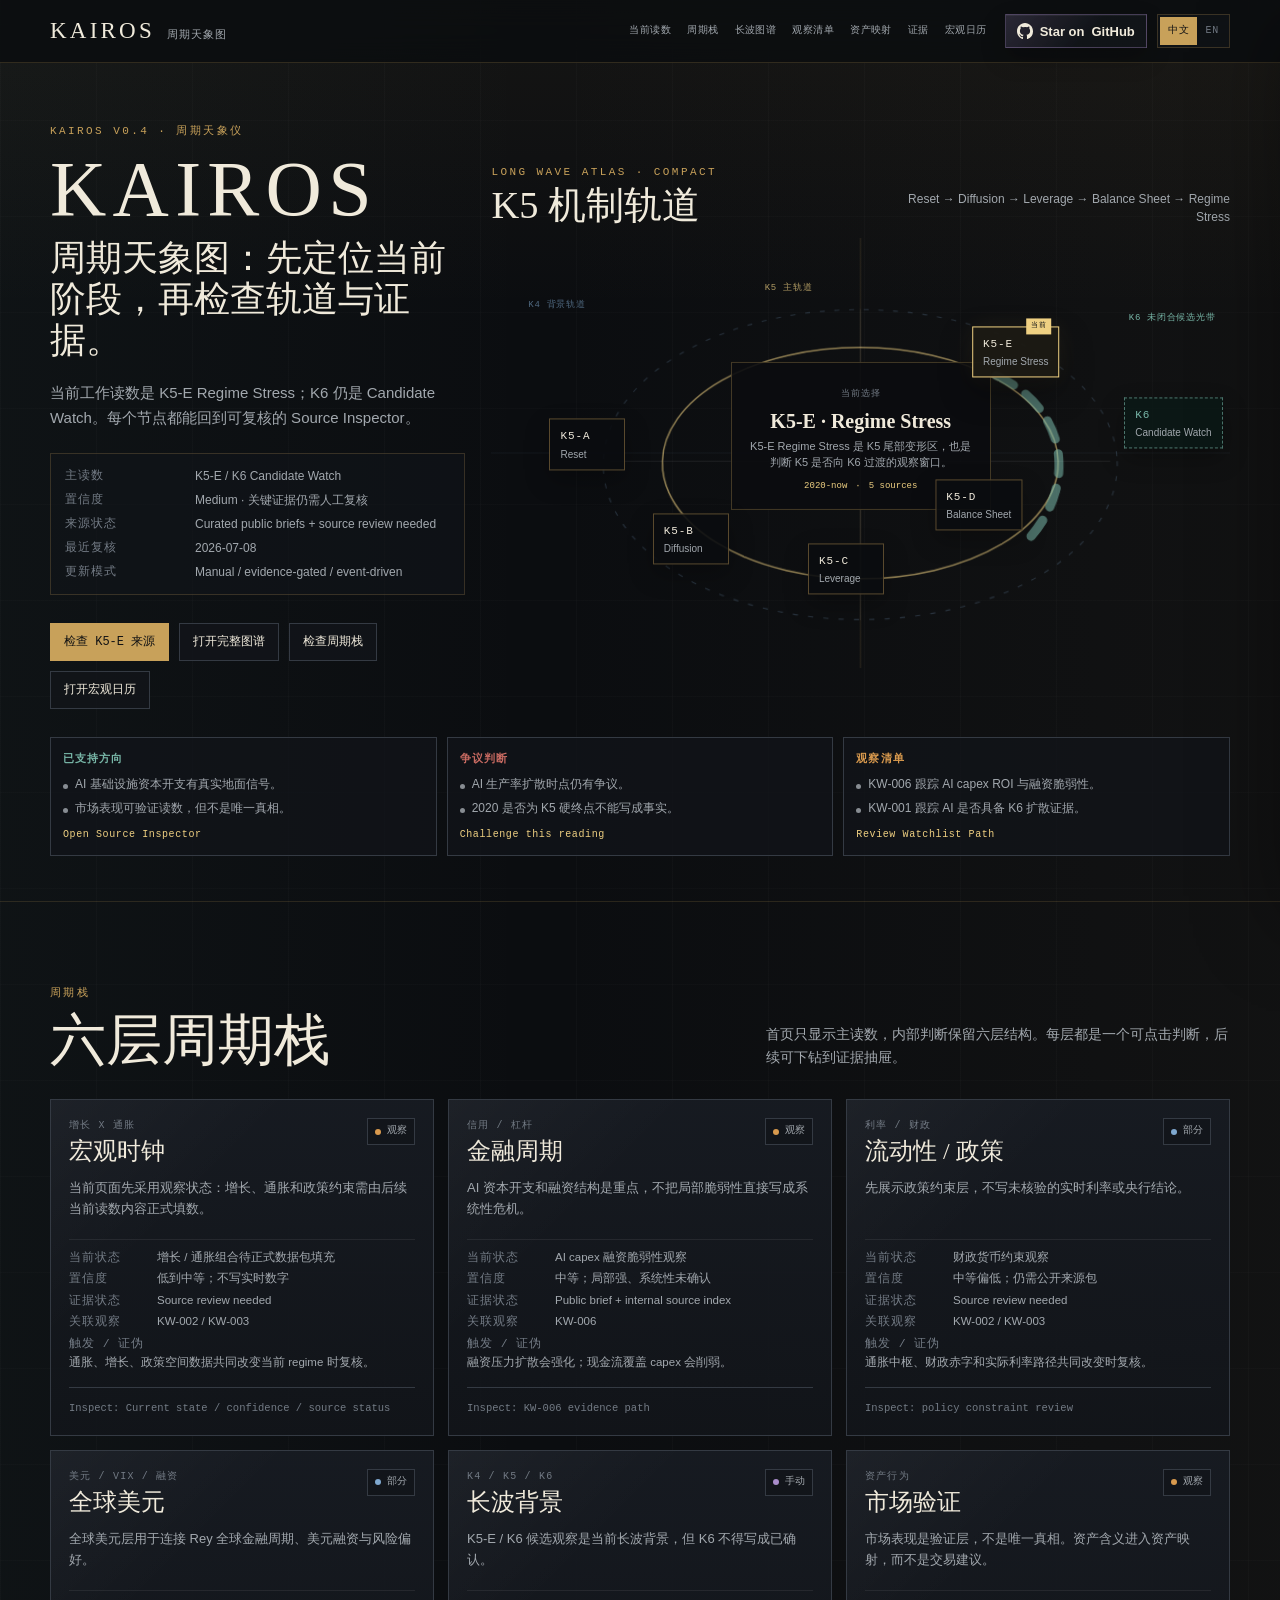
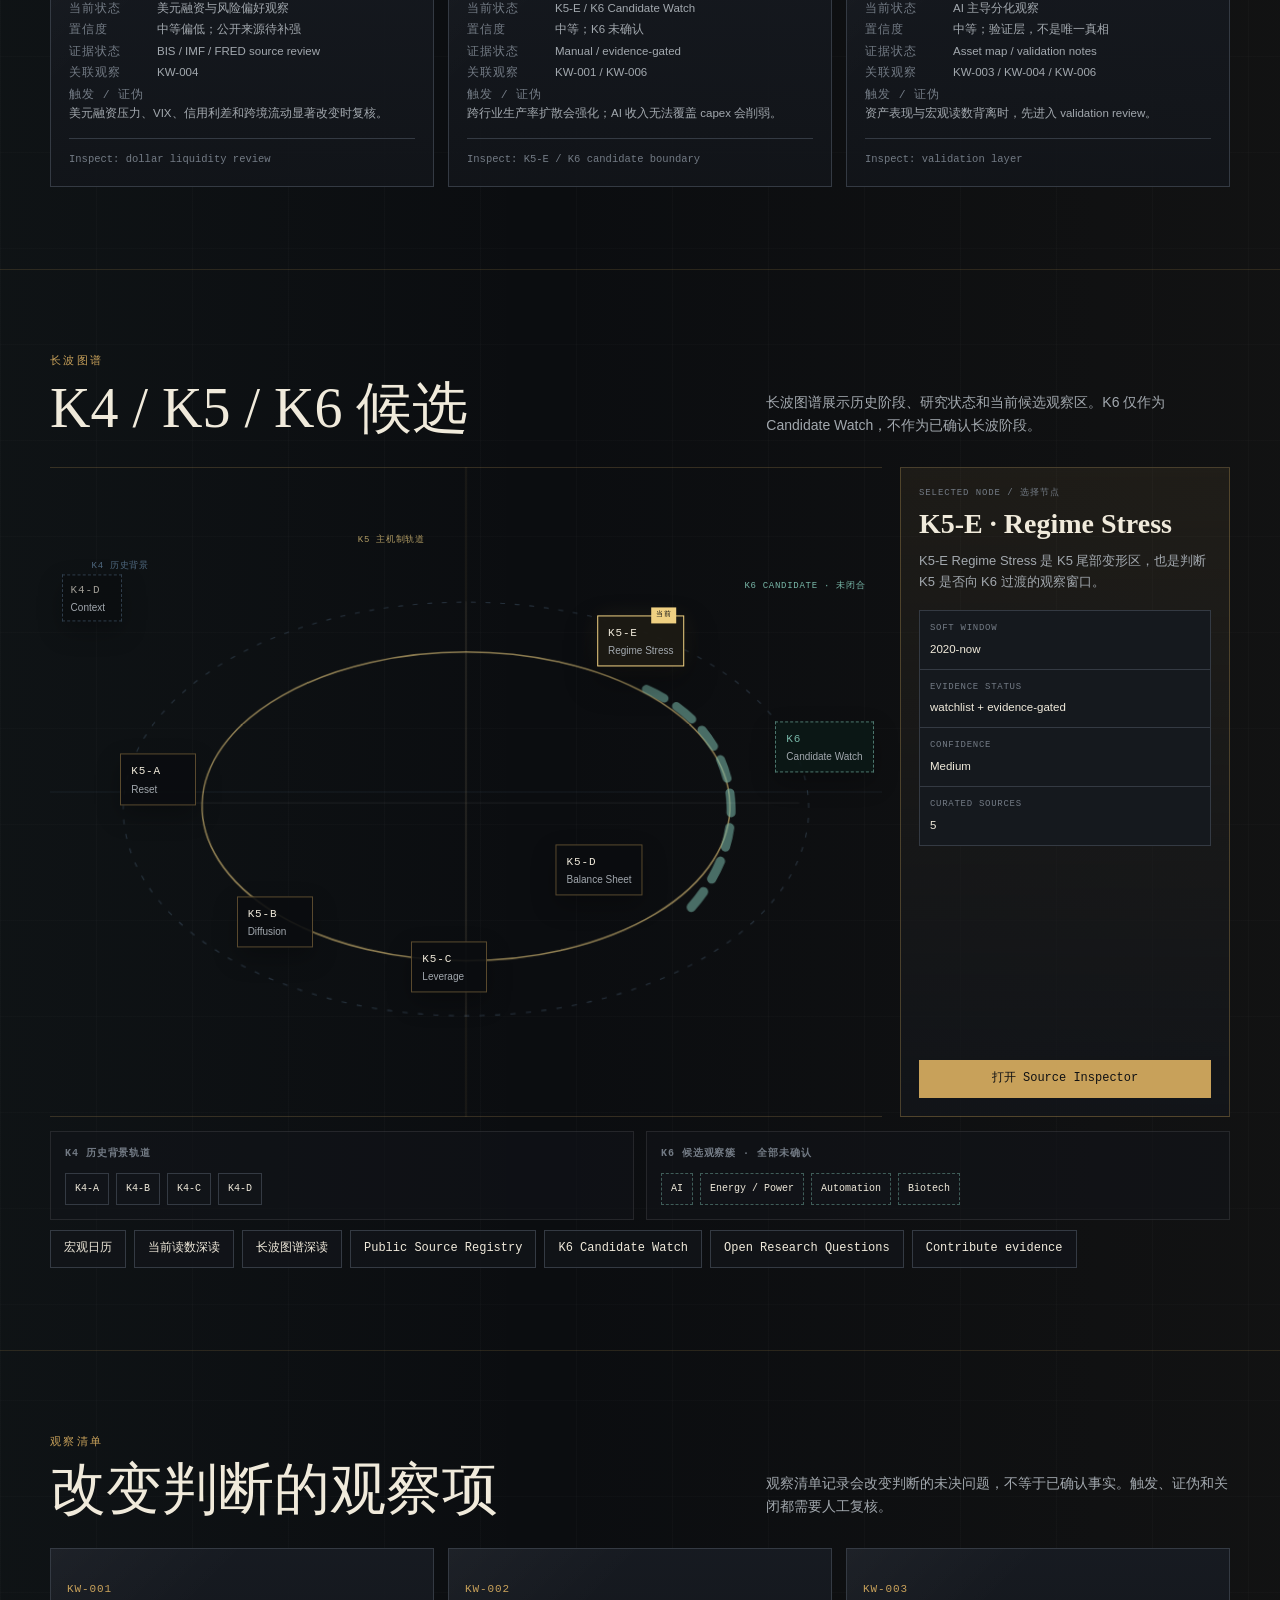
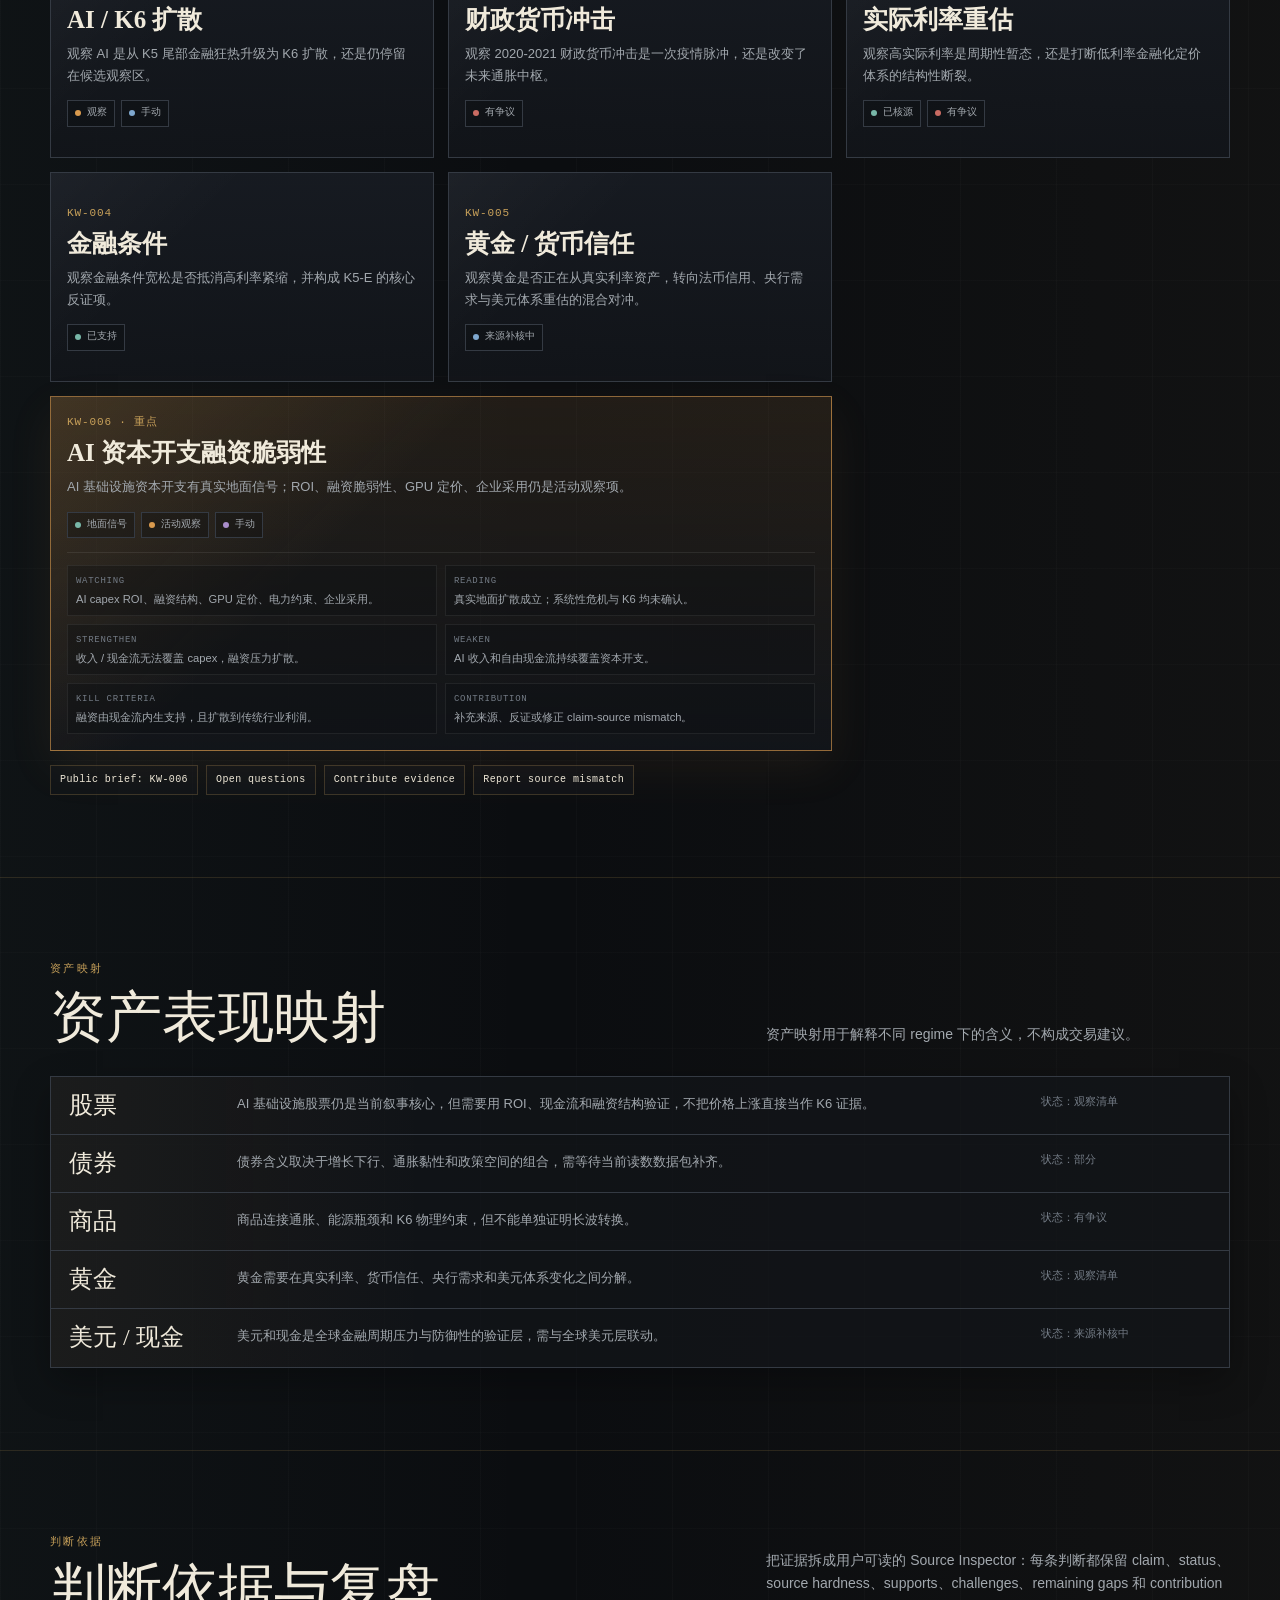
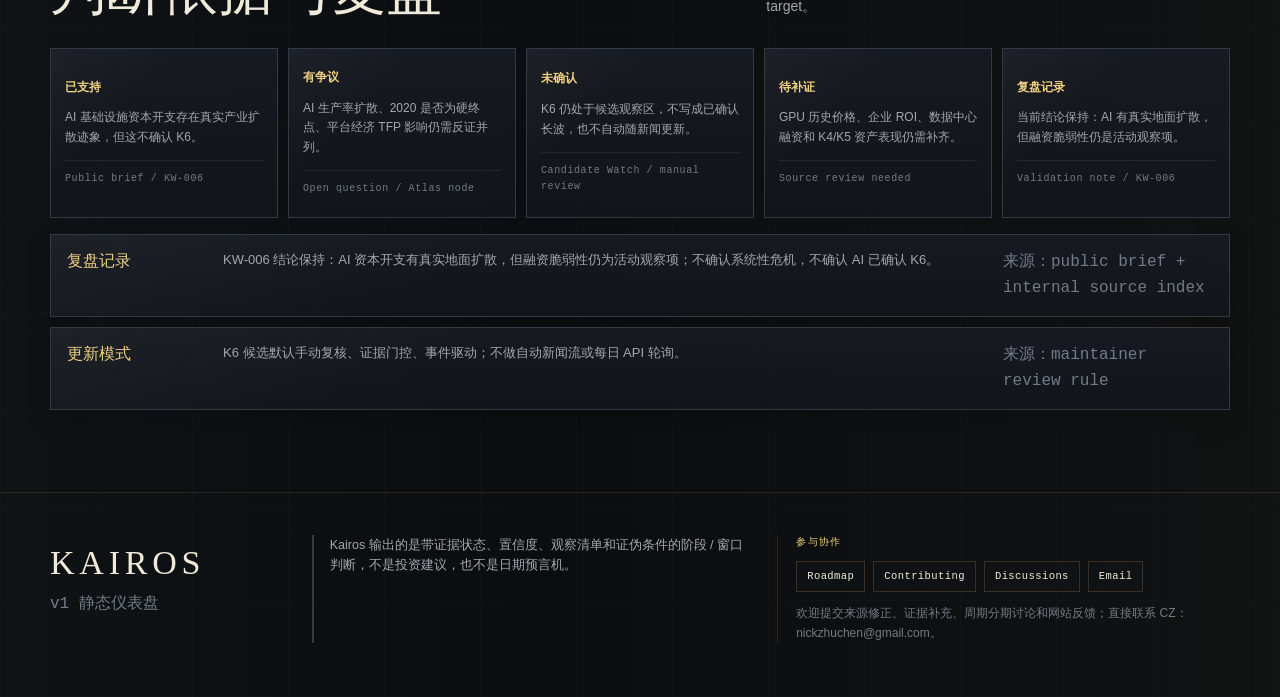
<file: index.html>
<!DOCTYPE html>
<html lang="zh-CN">
<head>
<meta charset="UTF-8">
<meta name="viewport" content="width=device-width, initial-scale=1.0">
<title>Kairos · 周期天象图 | Macro Cycle Observatory</title>
<meta name="description" content="Kairos · 周期天象图：面向宏观 regime、长波图谱、K6 Candidate Watch 与证据门控研究的 Macro Cycle Observatory。">
<meta name="application-name" content="Kairos">
<meta name="apple-mobile-web-app-title" content="Kairos">
<meta name="theme-color" content="#0b0d10">
<meta name="color-scheme" content="dark">
<meta name="robots" content="index, follow">
<link rel="canonical" href="https://kairos-atlas.com/">
<meta property="og:title" content="Kairos · 周期天象图 | Macro Cycle Observatory">
<meta property="og:description" content="Macro Cycle Observatory for regime readings, Long Wave Atlas, Watchlist, and evidence-gated validation.">
<meta property="og:type" content="website">
<meta property="og:url" content="https://kairos-atlas.com/">
<meta property="og:site_name" content="Kairos">
<meta property="og:locale" content="zh_CN">
<meta property="og:locale:alternate" content="en_US">
<meta property="og:image" content="https://kairos-atlas.com/assets/social/kairos-github-preview.png">
<meta property="og:image:secure_url" content="https://kairos-atlas.com/assets/social/kairos-github-preview.png">
<meta property="og:image:type" content="image/png">
<meta property="og:image:width" content="1280">
<meta property="og:image:height" content="640">
<meta property="og:image:alt" content="Kairos Macro Cycle Observatory dashboard preview">
<meta name="twitter:card" content="summary_large_image">
<meta name="twitter:url" content="https://kairos-atlas.com/">
<meta name="twitter:title" content="Kairos · Macro Cycle Observatory">
<meta name="twitter:description" content="A macro-cycle observatory where every regime read is clickable, reviewable, and falsifiable.">
<meta name="twitter:image" content="https://kairos-atlas.com/assets/social/kairos-github-preview.png">
<meta name="twitter:image:alt" content="Kairos Macro Cycle Observatory dashboard preview">
<script type="application/ld+json">
{
  "@context": "https://schema.org",
  "@graph": [
    {
      "@type": "WebSite",
      "@id": "https://kairos-atlas.com/#website",
      "url": "https://kairos-atlas.com/",
      "name": "Kairos · 周期天象图",
      "alternateName": [
        "Kairos Atlas",
        "Macro Cycle Observatory"
      ],
      "description": "A public macro-cycle observatory for regime readings, the Long Wave Atlas, K6 Candidate Watch, and evidence-gated validation.",
      "inLanguage": [
        "zh-CN",
        "en"
      ],
      "sameAs": "https://github.com/nickzhuchen66/kairos-atlas"
    },
    {
      "@type": "CreativeWork",
      "@id": "https://kairos-atlas.com/#observatory",
      "url": "https://kairos-atlas.com/",
      "name": "Kairos · 周期天象图",
      "alternateName": "Macro Cycle Observatory",
      "description": "Kairos organizes macro-cycle judgment into a public, clickable, reviewable, and falsifiable observatory. It is a working map, not a date oracle, trading signal system, or investment advice product.",
      "isAccessibleForFree": true,
      "license": "https://kairos-atlas.com/CONTENT_LICENSE.md",
      "image": "https://kairos-atlas.com/assets/social/kairos-github-preview.png",
      "about": [
        "macroeconomic cycles",
        "regime readings",
        "Long Wave Atlas",
        "K6 Candidate Watch",
        "evidence-gated validation"
      ],
      "keywords": "macro cycles, macro regime, Long Wave Atlas, K6 Candidate Watch, evidence-gated research, Kairos Atlas",
      "sameAs": "https://github.com/nickzhuchen66/kairos-atlas"
    }
  ]
}
</script>
<link rel="icon" href="/favicon.svg" type="image/svg+xml" sizes="any">
<style>
  :root{
    --night:#0b0d10;
    --panel:#12151a;
    --panel-2:#171b22;
    --panel-3:#20242c;
    --ink:#f0eadb;
    --muted:#a2a8ae;
    --quiet:#737b85;
    --line:#343a43;
    --brass:#c8a15a;
    --brass-2:#efd082;
    --green:#78b7a8;
    --amber:#d99a4e;
    --red:#c96b62;
    --blue:#7fa8cf;
    --violet:#a98dca;
    --regime-current:#efd082;
    --regime-history:#7fa8cf;
    --regime-candidate:#78b7a8;
    --evidence-supported:#78b7a8;
    --evidence-contested:#d99a4e;
    --evidence-gap:#c96b62;
    --shadow:0 24px 80px rgba(0,0,0,.38);
    --shadow-tight:0 14px 34px rgba(0,0,0,.28);
    --line-soft:rgba(255,255,255,.075);
    --glass:rgba(18,21,26,.72);
    --font-body:"PingFang SC","Microsoft YaHei","Noto Sans SC",-apple-system,BlinkMacSystemFont,"Segoe UI",sans-serif;
    --font-mono:"SFMono-Regular","IBM Plex Mono",Consolas,monospace;
    --font-display:"Songti SC","STSong","Noto Serif SC",Georgia,serif;
  }

  *{box-sizing:border-box}
  html{scroll-behavior:smooth}
  body{
    margin:0;
    background:
      linear-gradient(180deg, rgba(200,161,90,.055), transparent 310px),
      linear-gradient(90deg, rgba(120,183,168,.035), transparent 42%, rgba(200,161,90,.035)),
      repeating-linear-gradient(90deg, rgba(255,255,255,.018) 0 1px, transparent 1px 96px),
      repeating-linear-gradient(0deg, rgba(255,255,255,.014) 0 1px, transparent 1px 96px),
      var(--night);
    color:var(--ink);
    font-family:var(--font-body);
    line-height:1.65;
    -webkit-font-smoothing:antialiased;
  }
  body.drawer-open{overflow:hidden}

  a{color:inherit;text-decoration:none}
  button{font:inherit;color:inherit}
  .wrap{width:min(1180px, calc(100% - 44px));margin:0 auto}
  .mono{font-family:var(--font-mono)}
  .muted{color:var(--muted)}
  .quiet{color:var(--quiet)}
  .brass{color:var(--brass-2)}
  .green{color:var(--green)}
  .amber{color:var(--amber)}
  .red{color:var(--red)}

  .topbar{
    position:sticky;
    top:0;
    z-index:20;
    background:rgba(11,13,16,.86);
    border-bottom:1px solid rgba(200,161,90,.2);
    backdrop-filter:blur(18px);
  }
  .topbar-inner{
    min-height:62px;
    display:flex;
    align-items:center;
    justify-content:space-between;
    gap:22px;
  }
  .top-actions{
    display:flex;
    align-items:center;
    gap:12px;
    min-width:0;
  }
  .brand{
    display:flex;
    align-items:baseline;
    gap:12px;
    min-width:0;
  }
  .brand-name{
    font-family:var(--font-display);
    letter-spacing:.14em;
    text-transform:uppercase;
    font-size:23px;
  }
  .brand-sub{
    font-family:var(--font-mono);
    color:var(--muted);
    font-size:11px;
    letter-spacing:.1em;
    white-space:nowrap;
  }
  html[lang="en"] .brand-sub{
    font-size:10.5px;
    letter-spacing:.075em;
  }
  nav{
    display:flex;
    align-items:center;
    gap:4px;
    min-width:0;
    overflow-x:auto;
    scrollbar-width:none;
  }
  nav::-webkit-scrollbar{display:none}
  .nav-link{
    min-height:44px;
    display:flex;
    align-items:center;
    color:var(--muted);
    font-family:var(--font-mono);
    font-size:10px;
    letter-spacing:.045em;
    padding:9px 5px;
    border:1px solid transparent;
    white-space:nowrap;
  }
  .nav-link:hover{
    color:var(--ink);
    border-color:rgba(200,161,90,.32);
    background:rgba(200,161,90,.08);
  }
  .utility-actions{
    display:flex;
    align-items:center;
    gap:10px;
    flex:0 0 auto;
  }
  .github-link{
    display:inline-flex;
    align-items:center;
    justify-content:center;
    gap:7px;
    min-height:34px;
    padding:7px 11px;
    border:1px solid rgba(169,141,202,.34);
    background:
      linear-gradient(135deg, rgba(169,141,202,.18), rgba(18,21,26,.76) 58%),
      rgba(18,21,26,.72);
    color:var(--ink);
    box-shadow:0 10px 24px rgba(0,0,0,.22), inset 0 1px 0 rgba(255,255,255,.05);
    font-family:var(--font-body);
    font-size:13px;
    font-weight:650;
    line-height:1;
    white-space:nowrap;
    transition:border-color .18s ease, background .18s ease, transform .18s ease, box-shadow .18s ease;
  }
  .github-link:hover{
    border-color:rgba(239,208,130,.56);
    background:
      linear-gradient(135deg, rgba(169,141,202,.26), rgba(200,161,90,.08) 58%),
      rgba(18,21,26,.82);
    transform:translateY(-1px);
    box-shadow:0 14px 30px rgba(0,0,0,.28),0 0 22px rgba(169,141,202,.08),inset 0 1px 0 rgba(255,255,255,.07);
  }
  .github-icon{
    width:16px;
    height:16px;
    flex:0 0 auto;
    display:block;
  }
  .lang-toggle{
    display:flex;
    align-items:center;
    border:1px solid rgba(200,161,90,.24);
    background:rgba(18,21,26,.7);
    padding:2px;
    flex:0 0 auto;
  }
  .lang-btn{
    border:0;
    background:transparent;
    color:var(--quiet);
    cursor:pointer;
    font-family:var(--font-mono);
    font-size:10px;
    letter-spacing:.08em;
    padding:6px 8px;
  }
  .lang-btn.active{
    color:#101113;
    background:var(--brass);
  }
  .nav-link:focus-visible,.github-link:focus-visible,.footer-link:focus-visible,.btn:focus-visible,.js-open:focus-visible,.close:focus-visible,.orbital-node:focus-visible,.phase-node:focus-visible{
    outline:1px solid var(--brass-2);
    outline-offset:3px;
  }
  .lang-btn:focus-visible{
    outline:1px solid var(--brass-2);
    outline-offset:2px;
  }

  .hero{
    min-height:calc(100vh - 62px);
    display:grid;
    grid-template-columns:minmax(300px, .72fr) minmax(540px, 1.28fr);
    gap:26px;
    align-items:center;
    padding:58px 0 44px;
  }
  .hero-intro{
    min-width:0;
    align-self:stretch;
    display:flex;
    flex-direction:column;
    justify-content:center;
  }
  .eyebrow{
    font-family:var(--font-mono);
    font-size:11px;
    color:var(--brass);
    letter-spacing:.22em;
    text-transform:uppercase;
  }
  h1,h2,h3,p{margin:0}
  h1{
    margin:14px 0 14px;
    font-family:var(--font-display);
    font-size:clamp(48px,6.2vw,78px);
    font-weight:500;
    line-height:.9;
    letter-spacing:.08em;
  }
  .hero-title{
    max-width:680px;
    font-family:var(--font-display);
    font-size:clamp(24px,3.2vw,36px);
    line-height:1.14;
    font-weight:500;
    margin-bottom:20px;
  }
  .hero-copy{
    color:var(--muted);
    max-width:660px;
    font-size:15px;
  }
  html[lang="en"] .hero-title{
    max-width:640px;
    font-size:clamp(25px,3vw,34px);
    line-height:1.12;
  }
  html[lang="en"] .hero-copy{max-width:620px}
  .hero-actions{
    display:flex;
    flex-wrap:wrap;
    gap:10px;
    margin-top:28px;
  }
  .hero-proof-strip{grid-column:1 / -1}
  .reading-summary{
    display:grid;
    gap:8px;
    margin-top:22px;
    padding:14px;
    border:1px solid rgba(200,161,90,.22);
    background:rgba(18,21,26,.55);
  }
  .reading-summary-row{
    display:grid;
    grid-template-columns:118px 1fr;
    gap:12px;
    font-size:12px;
    line-height:1.35;
  }
  .reading-summary-row span:first-child{
    color:var(--quiet);
    font-family:var(--font-mono);
    letter-spacing:.08em;
    text-transform:uppercase;
  }
  .reading-summary-row span:last-child{color:var(--muted)}
  .btn{
    display:inline-flex;
    align-items:center;
    gap:8px;
    min-height:38px;
    padding:8px 13px;
    border:1px solid var(--line);
    background:rgba(18,21,26,.8);
    color:var(--ink);
    cursor:pointer;
    font-family:var(--font-mono);
    font-size:12px;
    transition:border-color .18s ease, background .18s ease, transform .18s ease, box-shadow .18s ease;
  }
  .btn:hover{border-color:var(--brass);background:rgba(200,161,90,.1);transform:translateY(-1px)}
  .btn.primary{background:var(--brass);border-color:var(--brass);color:#101113}
  .btn.primary:hover{background:var(--brass-2);box-shadow:0 10px 28px rgba(200,161,90,.18)}

  .dashboard{
    background:
      linear-gradient(135deg, rgba(255,255,255,.04), transparent 28%),
      linear-gradient(180deg, rgba(23,27,34,.96), rgba(13,15,19,.96));
    border:1px solid rgba(200,161,90,.26);
    box-shadow:var(--shadow);
    padding:22px;
    position:relative;
    overflow:hidden;
    animation:instrumentBoot .68s cubic-bezier(.2,.7,.25,1) both;
  }
  .hero,.dashboard,.orbital,.instrument-strip,.triad{min-width:0}
  .dashboard::before{
    content:"";
    position:absolute;
    inset:20px;
    border:1px solid rgba(200,161,90,.08);
    pointer-events:none;
  }
  .dashboard::after{
    content:"";
    position:absolute;
    inset:0;
    background:
      linear-gradient(90deg, transparent 49.8%, rgba(200,161,90,.08) 50%, transparent 50.2%),
      linear-gradient(0deg, transparent 49.8%, rgba(200,161,90,.055) 50%, transparent 50.2%);
    opacity:.26;
    pointer-events:none;
  }
  .scanline{
    position:absolute;
    inset:0;
    z-index:2;
    pointer-events:none;
    overflow:hidden;
    mix-blend-mode:screen;
  }
  .scanline::before{
    content:"";
    position:absolute;
    left:-18%;
    right:-18%;
    top:-30%;
    height:34%;
    background:
      linear-gradient(180deg, transparent, rgba(239,208,130,.06), rgba(127,168,207,.035), transparent);
    transform:translateY(-120%) rotate(-4deg);
    animation:scanSweep 9.5s ease-in-out 1.1s infinite;
  }
  .dash-head{
    position:relative;
    z-index:1;
    display:flex;
    justify-content:space-between;
    gap:18px;
    margin-bottom:22px;
    animation:calibrateIn .5s ease .1s both;
  }
  .regime-label{
    font-family:var(--font-mono);
    font-size:11px;
    color:var(--muted);
    letter-spacing:.1em;
    text-transform:uppercase;
  }
  .regime-title{
    margin-top:6px;
    font-family:var(--font-display);
    font-size:34px;
    line-height:1.08;
  }
  html[lang="en"] .regime-title{font-size:32px}
  .instrument-strip{
    position:relative;
    z-index:1;
    display:grid;
    grid-template-columns:repeat(5,1fr);
    gap:8px;
    margin:-8px 0 16px;
    animation:calibrateIn .5s ease .18s both;
  }
  .instrument-cell{
    min-height:52px;
    padding:9px 10px;
    border:1px solid rgba(255,255,255,.075);
    background:rgba(11,13,16,.38);
  }
  .instrument-cell span{
    display:block;
    color:var(--quiet);
    font-family:var(--font-mono);
    font-size:9.5px;
    letter-spacing:.1em;
    text-transform:uppercase;
  }
  .instrument-cell b{
    display:block;
    margin-top:3px;
    color:var(--ink);
    font-family:var(--font-mono);
    font-size:11px;
    font-weight:500;
    line-height:1.25;
  }
  .orbit-legend{
    position:absolute;
    left:14px;
    bottom:12px;
    z-index:1;
    display:grid;
    grid-template-columns:repeat(3, auto);
    gap:6px 10px;
    max-width:92%;
  }
  .orbit-key{
    display:inline-flex;
    align-items:center;
    gap:6px;
    color:var(--quiet);
    font-family:var(--font-mono);
    font-size:9px;
    letter-spacing:.06em;
    text-transform:uppercase;
    white-space:nowrap;
  }
  .orbit-key::before{
    content:"";
    width:7px;
    height:7px;
    border:1px solid currentColor;
    transform:rotate(45deg);
  }
  .orbit-key:nth-child(1){color:var(--brass-2)}
  .orbit-key:nth-child(2){color:var(--green)}
  .orbit-key:nth-child(3){color:var(--amber)}
  .orbit-key:nth-child(4){color:var(--red)}
  .orbit-key:nth-child(5){color:var(--blue)}
  .orbit-key:nth-child(6){color:var(--violet)}
  .status-block{
    text-align:right;
    font-family:var(--font-mono);
    font-size:11px;
    color:var(--muted);
    min-width:150px;
  }
  .status-block b{color:var(--brass-2);font-weight:500}
  .orbital{
    position:relative;
    min-height:288px;
    display:grid;
    place-items:center;
    border:1px solid rgba(200,161,90,.16);
    background:
      linear-gradient(90deg, transparent 49.7%, rgba(200,161,90,.12) 50%, transparent 50.3%),
      linear-gradient(0deg, transparent 49.7%, rgba(200,161,90,.09) 50%, transparent 50.3%),
      linear-gradient(180deg, rgba(255,255,255,.026), transparent),
      var(--panel);
    margin-bottom:18px;
    overflow:hidden;
    animation:calibrateIn .55s ease .28s both;
  }
  .board-grid{
    position:relative;
    z-index:1;
    display:grid;
    grid-template-columns:minmax(230px, .58fr) minmax(280px, .92fr);
    gap:12px;
    margin-bottom:14px;
    animation:calibrateIn .55s ease .28s both;
  }
  .compact-stack{
    border:1px solid rgba(200,161,90,.16);
    background:rgba(11,13,16,.36);
    padding:10px;
    display:grid;
    gap:7px;
    align-content:start;
  }
  .compact-stack-title{
    display:flex;
    justify-content:space-between;
    gap:12px;
    align-items:center;
    padding-bottom:8px;
    border-bottom:1px solid rgba(255,255,255,.07);
    font-family:var(--font-mono);
    font-size:10px;
    color:var(--brass-2);
    letter-spacing:.1em;
    text-transform:uppercase;
  }
  .compact-layer{
    display:grid;
    grid-template-columns:minmax(0, 1fr) auto;
    gap:8px;
    align-items:center;
    min-height:34px;
    padding:7px 8px;
    border:1px solid rgba(255,255,255,.065);
    background:rgba(18,21,26,.6);
    color:var(--muted);
    font-size:11px;
    line-height:1.2;
  }
  .compact-layer b{
    color:var(--ink);
    font-weight:520;
  }
  .compact-layer span:last-child{
    font-family:var(--font-mono);
    color:var(--quiet);
    font-size:9.5px;
    text-transform:uppercase;
    white-space:nowrap;
  }
  .compact-layer.watch span:last-child{color:var(--amber)}
  .compact-layer.partial span:last-child{color:var(--blue)}
  .compact-layer.manual span:last-child{color:var(--violet)}
  .orbital::before{
    content:"";
    position:absolute;
    inset:16px;
    border:1px solid rgba(200,161,90,.08);
    pointer-events:none;
  }
  .orbital::after{
    content:"";
    position:absolute;
    width:min(93%, 430px);
    aspect-ratio:1;
    border:1px dashed rgba(200,161,90,.16);
    transform:rotate(-11deg);
    pointer-events:none;
    animation:outerDrift 36s linear infinite;
  }
  .rings{
    position:absolute;
    width:min(86%, 390px);
    aspect-ratio:1;
    animation:ringDrift 52s linear infinite;
  }
  .rings span{
    position:absolute;
    inset:calc(var(--i) * 7%);
    border:1px solid rgba(200,161,90,.26);
    border-radius:50%;
    box-shadow:inset 0 0 18px rgba(200,161,90,.018);
    animation:ringPulse 7.5s ease-in-out infinite;
    animation-delay:calc(var(--i) * -.7s);
  }
  .rings span:nth-child(2){border-color:rgba(120,183,168,.28)}
  .rings span:nth-child(3){border-color:rgba(217,154,78,.28)}
  .rings span:nth-child(4){border-color:rgba(201,107,98,.24)}
  .rings span:nth-child(5){border-color:rgba(127,168,207,.24)}
  .rings span:nth-child(6){border-color:rgba(169,141,202,.22)}
  .needle{
    position:absolute;
    width:1px;
    height:44%;
    top:6%;
    background:linear-gradient(var(--brass-2), transparent);
    transform-origin:bottom;
    transform:rotate(38deg);
    animation:needleDrift 11s ease-in-out infinite;
  }
  .center-reading{
    position:relative;
    z-index:1;
    width:min(72%, 290px);
    text-align:center;
    padding:18px;
    background:rgba(11,13,16,.78);
    border:1px solid rgba(200,161,90,.3);
    box-shadow:0 0 34px rgba(0,0,0,.32);
    animation:readingPulse 7.5s ease-in-out infinite;
  }
  .center-reading .small{
    font-family:var(--font-mono);
    color:var(--muted);
    font-size:10px;
    letter-spacing:.12em;
    text-transform:uppercase;
  }
  .center-reading .big{
    margin-top:8px;
    font-family:var(--font-display);
    font-size:25px;
    line-height:1.16;
  }
  html[lang="en"] .center-reading .big{font-size:24px}
  .center-reading .note{
    margin-top:10px;
    color:var(--muted);
    font-size:12px;
  }
  .triad{
    position:relative;
    z-index:1;
    display:grid;
    grid-template-columns:repeat(3,1fr);
    gap:10px;
    animation:calibrateIn .5s ease .38s both;
  }
  .triad-card{
    position:relative;
    overflow:hidden;
    border:1px solid var(--line);
    background:rgba(18,21,26,.74);
    padding:12px;
    min-height:118px;
    cursor:pointer;
    transition:border-color .18s ease, background .18s ease, transform .18s ease, box-shadow .18s ease;
  }
  .triad-card::before,.stack-card::before,.atlas-card::before,.watch-card::before,.evidence-card::before{
    content:"";
    position:absolute;
    inset:0;
    border:1px solid transparent;
    background:
      linear-gradient(90deg, rgba(239,208,130,.2), transparent 26%, transparent 74%, rgba(239,208,130,.12)) left bottom / 0 1px no-repeat;
    opacity:0;
    pointer-events:none;
    transition:opacity .18s ease, background-size .26s ease, border-color .18s ease;
  }
  .triad-card:hover{
    border-color:rgba(200,161,90,.55);
    background:rgba(23,27,34,.92);
    transform:translateY(-1px);
    box-shadow:0 12px 26px rgba(0,0,0,.18);
  }
  .triad-card:hover::before,.stack-card:hover::before,.atlas-card:hover::before,.watch-card:hover::before,.evidence-card:hover::before{
    opacity:1;
    border-color:rgba(239,208,130,.16);
    background-size:100% 1px;
  }
  .triad-card h3{
    font-family:var(--font-mono);
    font-size:11px;
    letter-spacing:.1em;
    text-transform:uppercase;
    margin-bottom:8px;
  }
  .triad-card p{
    font-size:12.5px;
    color:var(--muted);
    line-height:1.52;
  }

  .hero-atlas,
  .atlas-instrument{
    min-width:0;
    position:relative;
  }
  .hero-atlas{
    min-height:560px;
    display:flex;
    flex-direction:column;
    justify-content:center;
    padding:18px 0;
  }
  .instrument-heading{
    display:flex;
    align-items:flex-end;
    justify-content:space-between;
    gap:18px;
    margin-bottom:12px;
  }
  .instrument-heading h2{
    margin-top:5px;
    font-size:clamp(28px,3vw,43px);
  }
  .instrument-heading p{
    max-width:330px;
    color:var(--muted);
    font-size:12px;
    line-height:1.5;
    text-align:right;
  }
  .orbital-surface{
    position:relative;
    min-width:0;
    isolation:isolate;
    background:
      linear-gradient(90deg,transparent 49.8%,rgba(200,161,90,.1) 50%,transparent 50.2%),
      linear-gradient(0deg,transparent 49.8%,rgba(127,168,207,.08) 50%,transparent 50.2%);
  }
  .compact-orbital{min-height:430px}
  .full-orbital{min-height:650px}
  .orbit-geometry{
    position:absolute;
    inset:0;
    z-index:-1;
    width:100%;
    height:100%;
    transform:perspective(1000px) rotateX(8deg);
    transform-origin:center;
    pointer-events:none;
  }
  .orbit-geometry .history-orbit,
  .orbit-geometry .main-orbit,
  .orbit-geometry .candidate-arc,
  .orbit-geometry .axis{
    fill:none;
    vector-effect:non-scaling-stroke;
  }
  .orbit-geometry .history-orbit{
    stroke:rgba(127,168,207,.22);
    stroke-width:1.1;
    stroke-dasharray:5 10;
  }
  .orbit-geometry .main-orbit{
    stroke:rgba(239,208,130,.58);
    stroke-width:1.5;
  }
  .orbit-geometry .candidate-arc{
    stroke:var(--regime-candidate);
    stroke-width:9;
    stroke-linecap:round;
    stroke-dasharray:20 15;
    opacity:.56;
  }
  .orbit-geometry .axis{
    stroke:rgba(255,255,255,.07);
    stroke-width:1;
  }
  .orbit-caption{
    position:absolute;
    z-index:1;
    color:var(--quiet);
    font-family:var(--font-mono);
    font-size:9px;
    letter-spacing:.08em;
    text-transform:uppercase;
    pointer-events:none;
  }
  .orbit-caption.history{left:5%;top:14%;color:rgba(127,168,207,.58)}
  .orbit-caption.main{left:37%;top:10%;color:rgba(239,208,130,.72)}
  .orbit-caption.candidate{right:2%;top:17%;color:var(--regime-candidate)}
  .orbital-node{
    position:absolute;
    z-index:3;
    min-width:76px;
    min-height:48px;
    padding:8px 10px;
    border:1px solid rgba(200,161,90,.42);
    background:rgba(11,13,16,.9);
    color:var(--ink);
    cursor:pointer;
    text-align:left;
    box-shadow:0 10px 24px rgba(0,0,0,.26);
    transition:border-color .16s ease,background .16s ease,transform .2s ease,box-shadow .2s ease;
  }
  .orbital-node:hover,
  .orbital-node:focus-visible,
  .orbital-node.is-selected{
    border-color:var(--regime-current);
    background:rgba(29,27,20,.96);
    transform:translateY(-2px);
    box-shadow:0 14px 32px rgba(0,0,0,.34),0 0 24px rgba(239,208,130,.08);
  }
  .orbital-node.is-current::after{
    content:"CURRENT";
    position:absolute;
    right:7px;
    top:-9px;
    padding:2px 5px;
    background:var(--regime-current);
    color:#111214;
    font-family:var(--font-mono);
    font-size:7px;
    letter-spacing:.08em;
  }
  html[lang="zh-CN"] .orbital-node.is-current::after{content:"当前"}
  .orbital-node.candidate{
    border-style:dashed;
    border-color:rgba(120,183,168,.6);
    color:var(--regime-candidate);
    background:rgba(12,25,23,.9);
  }
  .orbital-node.candidate:hover,
  .orbital-node.candidate:focus-visible,
  .orbital-node.candidate.is-selected{
    border-color:var(--regime-candidate);
    background:rgba(16,37,32,.95);
    box-shadow:0 14px 32px rgba(0,0,0,.34),0 0 24px rgba(120,183,168,.08);
  }
  .orbital-node.history-node{
    min-width:60px;
    min-height:36px;
    padding:6px 8px;
    border-style:dashed;
    border-color:rgba(127,168,207,.3);
    color:rgba(240,234,219,.65);
    background:rgba(11,13,16,.78);
  }
  .orbital-node .node-code,
  .orbital-node .node-mechanism{display:block}
  .orbital-node .node-code{
    font-family:var(--font-mono);
    font-size:11px;
    letter-spacing:.08em;
  }
  .orbital-node .node-mechanism{
    margin-top:3px;
    color:var(--muted);
    font-size:10px;
    line-height:1.2;
  }
  .node-k5a{left:13%;top:48%}
  .node-k5b{left:27%;top:70%}
  .node-k5c{left:48%;top:77%}
  .node-k5d{left:66%;top:62%}
  .node-k5e{left:71%;top:27%}
  .node-k6ai{right:1%;top:43%}
  .node-k4d{left:5%;top:20%}
  .compact-orbital .orbital-node{transform:translate(-50%,-50%)}
  .compact-orbital .orbital-node:hover,
  .compact-orbital .orbital-node:focus-visible,
  .compact-orbital .orbital-node.is-selected{transform:translate(-50%,calc(-50% - 2px))}
  .compact-orbital .node-k6ai{transform:translate(0,-50%)}
  .compact-orbital .node-k6ai:hover,
  .compact-orbital .node-k6ai:focus-visible,
  .compact-orbital .node-k6ai.is-selected{transform:translate(0,calc(-50% - 2px))}
  .compact-readout{
    position:absolute;
    left:50%;
    top:46%;
    z-index:2;
    width:min(40%,260px);
    transform:translate(-50%,-50%);
    padding:15px;
    border:1px solid rgba(200,161,90,.3);
    background:rgba(11,13,16,.91);
    text-align:center;
  }
  .compact-readout .readout-label,
  .selected-readout .readout-label{
    color:var(--quiet);
    font-family:var(--font-mono);
    font-size:9px;
    letter-spacing:.1em;
    text-transform:uppercase;
  }
  .compact-readout strong{
    display:block;
    margin-top:6px;
    font-family:var(--font-display);
    font-size:20px;
    line-height:1.1;
  }
  .compact-readout p{
    margin-top:7px;
    color:var(--muted);
    font-size:11px;
    line-height:1.45;
  }
  .compact-readout-meta{
    display:flex;
    justify-content:center;
    gap:8px;
    margin-top:8px;
    color:var(--brass-2);
    font-family:var(--font-mono);
    font-size:9px;
  }
  .hero-phase-timeline,
  .mobile-phase-timeline{display:none}

  .atlas-workbench-v04{
    display:grid;
    grid-template-columns:minmax(0,1fr) 330px;
    gap:18px;
    align-items:stretch;
  }
  .full-orbital{
    border-top:1px solid rgba(200,161,90,.22);
    border-bottom:1px solid rgba(200,161,90,.22);
  }
  .full-orbital .orbital-node{transform:translate(-50%,-50%)}
  .full-orbital .orbital-node:hover,
  .full-orbital .orbital-node:focus-visible,
  .full-orbital .orbital-node.is-selected{transform:translate(-50%,calc(-50% - 2px))}
  .full-orbital .node-k6ai{transform:translate(0,-50%)}
  .full-orbital .node-k6ai:hover,
  .full-orbital .node-k6ai:focus-visible,
  .full-orbital .node-k6ai.is-selected{transform:translate(0,calc(-50% - 2px))}
  .selected-readout{
    min-width:0;
    border:1px solid rgba(200,161,90,.3);
    background:linear-gradient(180deg,rgba(200,161,90,.08),rgba(18,21,26,.82));
    padding:18px;
    display:flex;
    flex-direction:column;
  }
  .selected-readout h3{
    margin-top:8px;
    font-family:var(--font-display);
    font-size:28px;
    line-height:1.08;
  }
  .selected-readout > p:not(.readout-label){
    margin-top:12px;
    color:var(--muted);
    font-size:13px;
    line-height:1.55;
  }
  .readout-meta{
    display:grid;
    gap:1px;
    margin:18px 0;
    background:var(--line);
    border:1px solid var(--line);
  }
  .readout-meta div{
    min-width:0;
    padding:10px;
    background:rgba(11,13,16,.72);
  }
  .readout-meta dt{
    color:var(--quiet);
    font-family:var(--font-mono);
    font-size:9px;
    letter-spacing:.08em;
    text-transform:uppercase;
  }
  .readout-meta dd{
    margin:4px 0 0;
    color:var(--ink);
    font-size:11.5px;
    overflow-wrap:anywhere;
  }
  .selected-readout .btn{margin-top:auto;justify-content:center}
  .context-strips{
    display:grid;
    grid-template-columns:1fr 1fr;
    gap:12px;
    margin-top:14px;
  }
  .context-strip{
    min-width:0;
    padding:14px;
    border:1px solid rgba(255,255,255,.09);
    background:rgba(18,21,26,.52);
  }
  .context-strip h3{
    margin-bottom:10px;
    color:var(--quiet);
    font-family:var(--font-mono);
    font-size:10px;
    letter-spacing:.09em;
    text-transform:uppercase;
  }
  .context-actions{display:flex;flex-wrap:wrap;gap:7px}
  .context-actions .btn{min-height:32px;padding:6px 9px;font-size:10px}
  .context-actions .candidate-context{border-style:dashed;border-color:rgba(120,183,168,.45)}
  .atlas-public-links{display:flex;flex-wrap:wrap;gap:8px;margin-top:10px}
  .noscript-atlas{
    margin-top:18px;
    padding:18px;
    border:1px solid rgba(200,161,90,.28);
    background:var(--panel);
  }
  .noscript-atlas h2{font-size:28px}
  .noscript-atlas ol{color:var(--muted)}
  .noscript-atlas a{color:var(--brass-2);text-decoration:underline}
  .split.atlas-card-fallback{display:none}
  .bucket-list{
    margin:0;
    padding:0;
    list-style:none;
    display:grid;
    gap:7px;
  }
  .bucket-list li{
    color:var(--muted);
    font-size:12px;
    line-height:1.42;
    padding-left:12px;
    position:relative;
  }
  .bucket-list li::before{
    content:"";
    position:absolute;
    left:0;
    top:.68em;
    width:5px;
    height:5px;
    border-radius:50%;
    background:currentColor;
    opacity:.82;
  }
  .bucket-link{
    margin-top:10px;
    color:var(--brass-2);
    font-family:var(--font-mono);
    font-size:10px;
    letter-spacing:.06em;
  }

  section{
    border-top:1px solid rgba(200,161,90,.16);
    padding:82px 0;
  }
  .section-head{
    display:grid;
    grid-template-columns:minmax(0,.8fr) minmax(280px,.55fr);
    gap:42px;
    align-items:end;
    margin-bottom:30px;
  }
  h2{
    margin-top:9px;
    font-family:var(--font-display);
    font-size:clamp(34px,5vw,56px);
    line-height:1.04;
    font-weight:500;
  }
  .section-note{
    color:var(--muted);
    font-size:14px;
  }

  .stack-grid{
    display:grid;
    grid-template-columns:repeat(3,1fr);
    gap:14px;
  }
  .stack-card,.atlas-card,.watch-card,.asset-row,.evidence-card,.validation-row{
    border:1px solid var(--line);
    background:
      linear-gradient(135deg, rgba(255,255,255,.032), transparent 34%),
      linear-gradient(180deg, rgba(23,27,34,.94), rgba(18,21,26,.86));
  }
  .stack-card,.atlas-card,.watch-card,.triad-card,.evidence-card{
    color:var(--ink);
    text-align:left;
    position:relative;
    overflow:hidden;
  }
  .stack-card{
    padding:18px;
    min-height:224px;
    cursor:pointer;
    transition:border-color .18s ease, transform .18s ease, box-shadow .18s ease, background .18s ease;
  }
  .stack-card:hover,.atlas-card:hover,.watch-card:hover,.evidence-card:hover{
    border-color:rgba(200,161,90,.7);
    transform:translateY(-2px);
    box-shadow:var(--shadow-tight);
  }
  .card-top{
    display:flex;
    justify-content:space-between;
    gap:12px;
    align-items:flex-start;
    margin-bottom:12px;
  }
  .card-kicker{
    font-family:var(--font-mono);
    font-size:10px;
    color:var(--quiet);
    letter-spacing:.12em;
    text-transform:uppercase;
  }
  .card-title{
    margin-top:4px;
    font-family:var(--font-display);
    font-size:24px;
    line-height:1.08;
    color:var(--ink);
  }
  .badge{
    display:inline-flex;
    align-items:center;
    gap:6px;
    border:1px solid var(--line);
    padding:4px 7px;
    font-family:var(--font-mono);
    font-size:10px;
    color:var(--muted);
    white-space:nowrap;
    background:rgba(11,13,16,.34);
  }
  .badge::before{
    content:"";
    width:6px;
    height:6px;
    border-radius:50%;
    background:var(--quiet);
  }
  .badge.supported::before{background:var(--green)}
  .badge.watch::before{background:var(--amber)}
  .badge.contested::before{background:var(--red)}
  .badge.partial::before{background:var(--blue)}
  .badge.manual::before{background:var(--violet)}
  .card-text{
    color:var(--muted);
    font-size:13px;
    min-height:48px;
  }
  .status-lines{
    display:grid;
    gap:6px;
    margin-top:14px;
    padding:10px 0 0;
    border-top:1px solid rgba(255,255,255,.07);
  }
  .status-line{
    display:grid;
    grid-template-columns:78px 1fr;
    gap:10px;
    font-size:11.5px;
    line-height:1.35;
  }
  .status-line span:first-child{
    color:var(--quiet);
    font-family:var(--font-mono);
    text-transform:uppercase;
    letter-spacing:.08em;
  }
  .status-line span:last-child{color:var(--muted)}
  .status-line.wide{
    grid-template-columns:1fr;
    gap:4px;
  }
  .card-foot{
    margin-top:16px;
    padding-top:12px;
    border-top:1px solid var(--line);
    color:var(--quiet);
    font-family:var(--font-mono);
    font-size:10.5px;
  }
  .phase-meta{
    display:grid;
    gap:6px;
    margin-top:11px;
    padding-top:10px;
    border-top:1px solid rgba(255,255,255,.07);
  }
  .phase-meta div{
    display:grid;
    grid-template-columns:92px 1fr;
    gap:8px;
    color:var(--muted);
    font-size:11px;
    line-height:1.3;
  }
  .phase-meta span:first-child{
    color:var(--quiet);
    font-family:var(--font-mono);
    font-size:9.5px;
    letter-spacing:.08em;
    text-transform:uppercase;
  }
  .atlas-card.priority{
    border-color:rgba(239,208,130,.42);
    background:
      linear-gradient(135deg, rgba(200,161,90,.12), transparent 42%),
      linear-gradient(180deg, rgba(23,27,34,.96), rgba(18,21,26,.88));
  }
  .wave-row.candidate-zone{
    opacity:.84;
  }
  .wave-row.candidate-zone .wave-label{
    color:var(--violet);
  }
  .wave-row.candidate-zone .wave-label::after{
    border-style:dashed;
    border-color:var(--violet);
  }

  .split{
    display:grid;
    grid-template-columns:minmax(0,.95fr) minmax(340px,.55fr);
    gap:18px;
  }
  .atlas-board{
    border:1px solid var(--line);
    background:
      linear-gradient(90deg, rgba(200,161,90,.08) 0 1px, transparent 1px),
      linear-gradient(180deg, rgba(23,27,34,.78), rgba(18,21,26,.62));
    background-size:100% 100%, 100% 100%;
    padding:18px;
    position:relative;
    overflow:hidden;
  }
  .atlas-board::before{
    content:"";
    position:absolute;
    left:54px;
    top:26px;
    bottom:26px;
    width:1px;
    background:linear-gradient(transparent, rgba(200,161,90,.5), transparent);
    pointer-events:none;
  }
  .atlas-board::after{
    content:"软日期区间";
    position:absolute;
    right:16px;
    top:12px;
    color:rgba(200,161,90,.52);
    font-family:var(--font-mono);
    font-size:9px;
    letter-spacing:.16em;
  }
  html[lang="en"] .atlas-board::after{content:"SOFT DATE RANGE"}
  .wave-row{
    display:grid;
    grid-template-columns:72px 1fr;
    gap:14px;
    padding:14px 0;
    border-top:1px solid var(--line);
    position:relative;
  }
  .wave-row:first-child{border-top:0}
  .wave-label{
    font-family:var(--font-display);
    font-size:30px;
    color:var(--brass-2);
    line-height:1;
    position:relative;
    z-index:1;
  }
  .wave-label::after{
    content:"";
    display:block;
    width:9px;
    height:9px;
    margin-top:12px;
    border:1px solid var(--brass);
    background:var(--night);
    transform:rotate(45deg);
  }
  .phase-grid{
    display:grid;
    grid-template-columns:repeat(2,1fr);
    gap:10px;
  }
  .atlas-card{
    padding:13px;
    cursor:pointer;
    position:relative;
    overflow:hidden;
    transition:border-color .18s ease, transform .18s ease, box-shadow .18s ease;
  }
  .atlas-card::after{
    content:"";
    position:absolute;
    left:0;
    right:0;
    bottom:0;
    height:2px;
    background:linear-gradient(90deg, var(--brass), transparent);
    opacity:.28;
  }
  .atlas-card.candidate{
    border-color:rgba(169,141,202,.3);
    border-style:dashed;
    background:
      linear-gradient(135deg, rgba(169,141,202,.07), transparent 42%),
      linear-gradient(180deg, rgba(23,27,34,.78), rgba(18,21,26,.74));
  }
  .atlas-card h3{
    font-size:14px;
    margin:7px 0 4px;
    line-height:1.28;
    color:var(--ink);
  }
  .atlas-card p{font-size:12px;color:var(--muted);line-height:1.45}
  .node-kicker{
    display:flex;
    align-items:center;
    justify-content:space-between;
    gap:8px;
    margin-top:8px;
    color:var(--brass-2);
    font-family:var(--font-mono);
    font-size:9px;
    letter-spacing:.08em;
    text-transform:uppercase;
  }
  .node-line{
    margin-top:6px;
    color:var(--muted);
    font-size:12px;
    line-height:1.45;
  }
  .node-actions{
    display:grid;
    grid-template-columns:1fr 1fr;
    gap:6px;
    margin-top:11px;
  }
  .node-action{
    border:1px solid rgba(200,161,90,.18);
    background:rgba(11,13,16,.28);
    color:var(--quiet);
    font-family:var(--font-mono);
    font-size:9px;
    letter-spacing:.06em;
    line-height:1.25;
    padding:7px 8px;
    text-align:left;
  }
  .k5-flow{
    grid-column:1 / -1;
    display:flex;
    flex-wrap:wrap;
    gap:6px;
    margin-bottom:2px;
  }
  .k5-flow span{
    border:1px solid rgba(200,161,90,.2);
    background:rgba(200,161,90,.06);
    color:var(--muted);
    font-family:var(--font-mono);
    font-size:9px;
    letter-spacing:.08em;
    padding:4px 7px;
    text-transform:uppercase;
  }
  .priority-panel{
    border:1px solid rgba(200,161,90,.34);
    background:linear-gradient(180deg, rgba(200,161,90,.1), rgba(18,21,26,.8));
    padding:18px;
    box-shadow:var(--shadow-tight);
  }
  .priority-panel h3{
    font-family:var(--font-display);
    font-size:28px;
    line-height:1.08;
    margin-bottom:12px;
  }
  .priority-panel p{color:var(--muted);font-size:13.5px}
  .priority-list{
    margin:18px 0 0;
    padding:0;
    list-style:none;
  }
  .priority-list li{
    display:flex;
    justify-content:space-between;
    gap:12px;
    padding:10px 0;
    border-top:1px solid rgba(255,255,255,.08);
    font-size:13px;
  }
  .priority-list span:last-child{
    color:var(--muted);
    font-family:var(--font-mono);
    font-size:11px;
    white-space:nowrap;
  }

  .watch-grid{
    display:grid;
    grid-template-columns:repeat(3,1fr);
    gap:14px;
  }
  .watch-card{
    padding:16px;
    min-height:210px;
    cursor:pointer;
    transition:border-color .18s ease, transform .18s ease, box-shadow .18s ease, background .18s ease;
  }
  .watch-card.featured{
    border-color:rgba(217,154,78,.62);
    background:
      linear-gradient(135deg, rgba(217,154,78,.16), transparent 38%),
      linear-gradient(180deg, rgba(217,154,78,.11), rgba(18,21,26,.9));
    box-shadow:0 16px 44px rgba(217,154,78,.08);
  }
  .watch-id{
    font-family:var(--font-mono);
    font-size:11px;
    color:var(--brass);
    letter-spacing:.08em;
  }
  .watch-card h3{
    margin:8px 0 10px;
    font-family:var(--font-display);
    font-size:25px;
    line-height:1.08;
    color:var(--ink);
  }
  .watch-card p{
    color:var(--muted);
    font-size:13px;
  }
  .watch-meta{
    display:flex;
    flex-wrap:wrap;
    gap:6px;
    margin-top:14px;
  }
  .watch-card.featured{
    grid-column:span 2;
  }
  .watch-path{
    display:grid;
    grid-template-columns:repeat(2, minmax(0,1fr));
    gap:8px;
    margin-top:14px;
    padding-top:12px;
    border-top:1px solid rgba(255,255,255,.08);
  }
  .watch-path div{
    min-width:0;
    border:1px solid rgba(255,255,255,.07);
    background:rgba(11,13,16,.34);
    padding:8px;
  }
  .watch-path span{
    display:block;
    color:var(--quiet);
    font-family:var(--font-mono);
    font-size:9px;
    letter-spacing:.08em;
    text-transform:uppercase;
  }
  .watch-path b{
    display:block;
    margin-top:3px;
    color:var(--muted);
    font-size:11.2px;
    font-weight:500;
    line-height:1.34;
  }
  .contribution-links{
    display:flex;
    flex-wrap:wrap;
    gap:8px;
    margin-top:14px;
  }
  .contribution-link{
    display:inline-flex;
    align-items:center;
    min-height:30px;
    padding:6px 9px;
    border:1px solid rgba(200,161,90,.24);
    background:rgba(18,21,26,.58);
    color:var(--ink);
    font-family:var(--font-mono);
    font-size:10px;
    letter-spacing:.04em;
    transition:border-color .18s ease, background .18s ease, transform .18s ease;
  }
  .contribution-link:hover{
    border-color:rgba(239,208,130,.52);
    background:rgba(200,161,90,.08);
    transform:translateY(-1px);
  }

  .asset-table{
    border:1px solid var(--line);
    box-shadow:var(--shadow-tight);
  }
  .asset-row{
    display:grid;
    grid-template-columns:150px 1fr 170px;
    gap:18px;
    padding:16px 18px;
    border:0;
    border-top:1px solid var(--line);
    background:
      linear-gradient(90deg, rgba(200,161,90,.055), transparent 32%),
      rgba(18,21,26,.72);
  }
  .asset-row:hover{background:linear-gradient(90deg, rgba(200,161,90,.09), transparent 35%), rgba(23,27,34,.82)}
  .asset-row:first-child{border-top:0}
  .asset-name{
    font-family:var(--font-display);
    font-size:24px;
    line-height:1.05;
  }
  .asset-read{
    color:var(--muted);
    font-size:13px;
  }
  .asset-status{
    font-family:var(--font-mono);
    font-size:11px;
    color:var(--quiet);
  }

  .evidence-grid{
    display:grid;
    grid-template-columns:repeat(5,1fr);
    gap:10px;
  }
  .evidence-card{
    padding:14px;
    min-height:170px;
    cursor:pointer;
    transition:border-color .18s ease, transform .18s ease, box-shadow .18s ease;
  }
  .evidence-card h3{
    font-family:var(--font-mono);
    font-size:12px;
    color:var(--brass-2);
    margin-bottom:10px;
  }
  .evidence-card p{
    color:var(--muted);
    font-size:12px;
  }
  .evidence-index{
    margin-top:12px;
    padding-top:10px;
    border-top:1px solid rgba(255,255,255,.07);
    color:var(--quiet);
    font-family:var(--font-mono);
    font-size:10px;
    letter-spacing:.06em;
  }
  .validation{
    margin-top:16px;
    display:grid;
    gap:10px;
  }
  .validation-row{
    padding:14px 16px;
    display:grid;
    grid-template-columns:140px 1fr 210px;
    gap:16px;
    align-items:start;
    box-shadow:0 10px 24px rgba(0,0,0,.16);
  }
  .validation-row p{color:var(--muted);font-size:13px}

  footer{
    border-top:1px solid rgba(200,161,90,.16);
    padding:42px 0 54px;
    color:var(--muted);
  }
  .footer-grid{
    display:grid;
    grid-template-columns:.42fr .78fr .8fr;
    gap:24px;
  }
  .foot-brand{
    font-family:var(--font-display);
    font-size:34px;
    letter-spacing:.14em;
    color:var(--ink);
  }
  .disclaimer{
    font-size:12.5px;
    border-left:2px solid var(--line);
    padding-left:16px;
  }
  .footer-collab{
    border-left:1px solid rgba(200,161,90,.16);
    padding-left:18px;
  }
  .footer-kicker{
    font-family:var(--font-mono);
    font-size:10px;
    letter-spacing:.14em;
    text-transform:uppercase;
    color:var(--brass-2);
    margin-bottom:10px;
  }
  .footer-link-grid{
    display:flex;
    flex-wrap:wrap;
    gap:8px;
    margin-bottom:12px;
  }
  .footer-link{
    display:inline-flex;
    align-items:center;
    min-height:30px;
    padding:6px 10px;
    border:1px solid rgba(200,161,90,.22);
    background:rgba(18,21,26,.48);
    color:var(--ink);
    font-family:var(--font-mono);
    font-size:10.5px;
    letter-spacing:.04em;
    transition:border-color .18s ease, background .18s ease, transform .18s ease;
  }
  .footer-link:hover{
    border-color:rgba(239,208,130,.52);
    background:rgba(200,161,90,.08);
    transform:translateY(-1px);
  }
  .footer-note{
    color:var(--quiet);
    font-size:12px;
    line-height:1.6;
  }

  .drawer-backdrop{
    position:fixed;
    inset:0;
    background:rgba(0,0,0,.56);
    z-index:40;
    opacity:0;
    pointer-events:none;
    transition:opacity .2s ease;
  }
  .drawer{
    position:fixed;
    top:0;
    right:0;
    width:min(520px, 100%);
    height:100vh;
    background:var(--panel);
    border-left:1px solid rgba(200,161,90,.32);
    box-shadow:var(--shadow);
    z-index:41;
    transform:translateX(100%);
    transition:transform .24s ease;
    display:flex;
    flex-direction:column;
  }
  .drawer-open .drawer-backdrop{opacity:1;pointer-events:auto}
  .drawer-open .drawer{transform:translateX(0)}
  .drawer-head{
    padding:18px 20px;
    border-bottom:1px solid var(--line);
    display:flex;
    align-items:flex-start;
    justify-content:space-between;
    gap:20px;
  }
  .drawer-head h3{
    font-family:var(--font-display);
    font-size:29px;
    line-height:1.08;
  }
  .close{
    width:34px;
    height:34px;
    border:1px solid var(--line);
    background:transparent;
    color:var(--ink);
    cursor:pointer;
    font-family:var(--font-mono);
  }
  .drawer-body{
    padding:20px;
    overflow:auto;
  }
  .drawer-section{
    border-top:1px solid var(--line);
    padding-top:14px;
    margin-top:14px;
  }
  .drawer-open .drawer-section{
    animation:drawerSectionIn .32s ease both;
  }
  .drawer-open .drawer-section:nth-child(2){animation-delay:.04s}
  .drawer-open .drawer-section:nth-child(3){animation-delay:.08s}
  .drawer-open .drawer-section:nth-child(4){animation-delay:.12s}
  .drawer-open .drawer-section:nth-child(5){animation-delay:.16s}
  .drawer-open .drawer-section:nth-child(6){animation-delay:.2s}
  .drawer-section:first-child{
    border-top:0;
    margin-top:0;
    padding-top:0;
  }
  .drawer-section h4{
    margin:0 0 8px;
    font-family:var(--font-mono);
    font-size:11px;
    color:var(--brass);
    text-transform:uppercase;
    letter-spacing:.12em;
  }
  .drawer-section p,.drawer-section li{
    color:var(--muted);
    font-size:13px;
  }
  .drawer-section ul{
    margin:0;
    padding-left:18px;
  }
  .source-list{
    display:grid;
    gap:9px;
    margin-top:2px;
  }
  .source-card{
    display:block;
    border:1px solid rgba(200,161,90,.2);
    background:rgba(11,13,16,.36);
    padding:10px;
    color:var(--muted);
    transition:border-color .18s ease, background .18s ease, transform .18s ease;
  }
  .source-card:hover{
    border-color:rgba(200,161,90,.56);
    background:rgba(23,27,34,.78);
    transform:translateY(-1px);
  }
  .source-title{
    display:block;
    color:var(--ink);
    font-size:12.5px;
    line-height:1.3;
  }
  .source-meta{
    display:block;
    margin-top:4px;
    color:var(--brass-2);
    font-family:var(--font-mono);
    font-size:9.5px;
    letter-spacing:.06em;
    text-transform:uppercase;
  }
  .source-note{
    display:block;
    margin-top:7px;
    font-size:11.5px;
    line-height:1.45;
  }
  .source-note b{
    color:var(--quiet);
    font-family:var(--font-mono);
    font-size:9px;
    letter-spacing:.08em;
    text-transform:uppercase;
    font-weight:500;
  }
  .inspector-grid{
    display:grid;
    grid-template-columns:145px 1fr;
    gap:8px 12px;
    font-size:12.5px;
  }
  .inspector-grid span:nth-child(odd){
    color:var(--quiet);
    font-family:var(--font-mono);
    text-transform:uppercase;
    letter-spacing:.08em;
  }
  .inspector-grid span:nth-child(even){color:var(--muted)}
  .drawer-actions{
    display:flex;
    flex-wrap:wrap;
    gap:8px;
    margin-top:10px;
  }
  .drawer-action{
    display:inline-flex;
    align-items:center;
    min-height:30px;
    padding:6px 9px;
    border:1px solid rgba(200,161,90,.24);
    background:rgba(11,13,16,.34);
    color:var(--ink);
    font-family:var(--font-mono);
    font-size:10px;
    letter-spacing:.04em;
  }

  @keyframes instrumentBoot{
    from{opacity:.78;transform:translateY(10px) scale(.992);filter:saturate(.8)}
    to{opacity:1;transform:none;filter:saturate(1)}
  }
  @keyframes calibrateIn{
    from{opacity:.96;transform:translateY(8px)}
    to{opacity:1;transform:none}
  }
  @keyframes scanSweep{
    0%,72%{transform:translateY(-130%) rotate(-4deg);opacity:0}
    78%{opacity:.85}
    100%{transform:translateY(430%) rotate(-4deg);opacity:0}
  }
  @keyframes outerDrift{
    from{transform:rotate(-11deg)}
    to{transform:rotate(349deg)}
  }
  @keyframes ringDrift{
    from{transform:rotate(0deg)}
    to{transform:rotate(-360deg)}
  }
  @keyframes ringPulse{
    0%,100%{opacity:.74;box-shadow:inset 0 0 18px rgba(200,161,90,.018)}
    50%{opacity:1;box-shadow:inset 0 0 26px rgba(200,161,90,.045)}
  }
  @keyframes needleDrift{
    0%,100%{transform:rotate(36deg)}
    50%{transform:rotate(41deg)}
  }
  @keyframes readingPulse{
    0%,100%{border-color:rgba(200,161,90,.3);box-shadow:0 0 34px rgba(0,0,0,.32)}
    50%{border-color:rgba(239,208,130,.45);box-shadow:0 0 34px rgba(0,0,0,.32),0 0 30px rgba(200,161,90,.06)}
  }
  @keyframes drawerSectionIn{
    from{opacity:0;transform:translateX(10px)}
    to{opacity:1;transform:none}
  }

  @media(max-width:1220px){
    .topbar-inner{
      display:grid;
      grid-template-columns:minmax(0,1fr) auto;
      gap:8px 10px;
      align-items:center;
      padding:10px 0;
    }
    .top-actions{display:contents}
    .utility-actions{
      grid-column:2;
      grid-row:1;
      justify-content:flex-end;
    }
    nav{
      grid-column:1 / -1;
      grid-row:2;
      width:100%;
      display:grid;
      grid-template-columns:repeat(7,minmax(0,1fr));
      gap:2px;
      overflow:visible;
    }
    .nav-link{
      min-width:0;
      min-height:44px;
      display:flex;
      align-items:center;
      justify-content:center;
      padding:6px 4px;
      line-height:1.25;
      text-align:center;
      white-space:normal;
      overflow-wrap:anywhere;
    }
  }
  @media(max-width:980px){
    .hero,.section-head,.split,.footer-grid{grid-template-columns:minmax(0,1fr)}
    .hero-atlas{min-height:520px}
    .atlas-workbench-v04{grid-template-columns:minmax(0,1fr)}
    .board-grid{grid-template-columns:1fr}
    .instrument-strip{grid-template-columns:repeat(2,1fr)}
    .stack-grid,.watch-grid{grid-template-columns:repeat(2,1fr)}
    .evidence-grid{grid-template-columns:repeat(2,1fr)}
    .validation-row,.asset-row{grid-template-columns:1fr}
    .watch-card.featured{grid-column:span 2}
  }
  @media(max-width:680px){
    .wrap{width:calc(100% - 28px);max-width:1180px}
    .topbar-inner{
      display:grid;
      grid-template-columns:minmax(0,1fr) auto;
      gap:8px 10px;
      align-items:center;
      padding:10px 0;
    }
    .brand{
      min-width:0;
      flex-direction:column;
      align-items:flex-start;
      gap:1px;
    }
    .brand-name{font-size:21px;line-height:1.05}
    .brand-sub{
      max-width:120px;
      color:var(--quiet);
      font-size:9px!important;
      line-height:1.2;
      letter-spacing:.04em!important;
      white-space:normal;
      overflow-wrap:normal;
    }
    .top-actions{display:contents}
    .utility-actions{
      grid-column:2;
      grid-row:1;
      width:auto;
      justify-content:flex-end;
      gap:6px;
    }
    .github-link{min-height:30px;padding:6px 8px;font-size:11px}
    .github-word-star{display:none}
    .lang-btn{padding:5px 6px}
    nav{
      grid-column:1 / -1;
      grid-row:2;
      width:100%;
      display:grid;
      grid-template-columns:repeat(4,minmax(0,1fr));
      gap:2px;
      overflow:visible;
    }
    .nav-link{
      min-width:0;
      min-height:44px;
      display:flex;
      align-items:center;
      justify-content:center;
      padding:6px 3px;
      font-size:9px;
      letter-spacing:.02em;
      line-height:1.25;
      text-align:center;
      white-space:normal;
      overflow-wrap:anywhere;
    }
    .hero{
      grid-template-columns:minmax(0,1fr);
      gap:0;
      padding-top:22px;
      overflow:visible;
    }
    .hero-intro{display:contents}
    .hero-intro,.hero-title,.hero-copy,.reading-summary,.hero-actions{
      width:100%;
      max-width:100%;
      min-width:0;
    }
    .hero-intro > .eyebrow{order:1}
    h1{order:2;margin:10px 0 12px;font-size:46px}
    .hero-title{order:3;margin-bottom:12px;font-size:21px;max-width:100%;overflow-wrap:break-word}
    .hero-copy{order:4;max-width:100%;font-size:13.5px;line-height:1.55;overflow-wrap:break-word}
    html[lang="en"] .hero-title{
      font-size:20px;
      width:100%!important;
      max-width:100%!important;
      line-height:1.16;
    }
    html[lang="en"] .hero-copy{max-width:100%}
    .reading-summary{display:contents}
    .reading-summary-row{
      min-width:0;
      grid-template-columns:92px minmax(0,1fr)!important;
      gap:10px;
    }
    .summary-primary{
      order:5;
      margin-top:14px;
      padding:10px 12px;
      border:1px solid rgba(200,161,90,.26);
      background:rgba(18,21,26,.56);
    }
    .summary-secondary{
      order:9;
      padding:8px 10px;
      border-left:1px solid rgba(200,161,90,.18);
      border-right:1px solid rgba(200,161,90,.18);
      background:rgba(18,21,26,.34);
    }
    .summary-details-start{margin-top:14px;border-top:1px solid rgba(200,161,90,.18)}
    .summary-details-end{border-bottom:1px solid rgba(200,161,90,.18)}
    .hero-actions{display:contents}
    .hero-actions .btn{width:100%;justify-content:flex-start}
    .hero-actions .primary{order:6;margin-top:12px}
    .hero-actions .btn:not(.primary):not(.calendar-entry){order:8;margin-top:8px}
    .hero-actions .btn.calendar-entry{order:6;margin-top:8px}
    .dashboard{padding:18px}
    .dashboard,.orbital{width:100%;max-width:100%}
    .instrument-strip,.watch-path{grid-template-columns:1fr;gap:7px}
    .instrument-cell{min-height:48px;padding:8px}
    .orbit-legend{grid-template-columns:repeat(2, auto);left:10px;bottom:9px;gap:4px 8px}
    .orbit-key{font-size:8px}
    .triad,.stack-grid,.phase-grid,.watch-grid,.evidence-grid{grid-template-columns:1fr}
    .watch-card.featured{grid-column:auto}
    section{padding:58px 0}
    .orbital{min-height:334px}
    .rings{width:min(91%, 330px)}
    .center-reading{width:min(76%, 275px);transform:translateY(-18px)}
    .center-reading .big{font-size:23px}
    .regime-title{font-size:28px}
    .dash-head{display:block}
    .status-block{text-align:left;margin-top:14px}
    .status-line{grid-template-columns:72px 1fr}
    .phase-meta div{grid-template-columns:1fr}
    .inspector-grid{grid-template-columns:1fr}
    .scanline::before{display:none}
    .hero-atlas{order:7;min-height:auto;padding:14px 0 0}
    .instrument-heading{align-items:flex-start;flex-direction:column;gap:5px;margin-bottom:8px}
    .instrument-heading h2{font-size:24px}
    .instrument-heading p{max-width:none;text-align:left;font-size:10px;line-height:1.4}
    .compact-orbital,.full-orbital{display:none}
    .hero-phase-timeline,.mobile-phase-timeline{
      display:grid;
      gap:6px;
    }
    .phase-node{
      position:relative;
      width:100%;
      min-width:0;
      min-height:48px;
      display:grid;
      grid-template-columns:58px minmax(0,1fr);
      gap:10px;
      align-items:center;
      padding:8px 10px 8px 40px;
      border:1px solid rgba(200,161,90,.24);
      background:rgba(18,21,26,.74);
      color:var(--ink);
      cursor:pointer;
      text-align:left;
    }
    .phase-node::before{
      content:"";
      position:absolute;
      left:16px;
      top:50%;
      width:10px;
      height:10px;
      border:1px solid var(--brass);
      background:var(--night);
      transform:translateY(-50%) rotate(45deg);
    }
    .phase-node .node-code{font-family:var(--font-mono);font-size:11px;color:var(--brass-2)}
    .phase-node .node-mechanism{min-width:0;color:var(--muted);font-size:12px;overflow-wrap:anywhere}
    .phase-node .node-window{
      grid-column:2;
      color:var(--quiet);
      font-family:var(--font-mono);
      font-size:9px;
      line-height:1.35;
      overflow-wrap:anywhere;
    }
    .phase-node.is-current,.phase-node.is-selected{border-color:var(--regime-current);background:rgba(200,161,90,.09)}
    .phase-node.candidate{border-style:dashed;border-color:rgba(120,183,168,.5)}
    .phase-node.candidate::before{border-color:var(--regime-candidate);border-radius:50%;transform:translateY(-50%)}
    .phase-node.candidate .node-code{color:var(--regime-candidate)}
    .context-strips{grid-template-columns:minmax(0,1fr)}
    .selected-readout{min-height:0}
    .hero-proof-strip{order:10}
  }
  @media(prefers-reduced-motion:reduce){
    html{scroll-behavior:auto}
    *,*::before,*::after{
      animation:none!important;
    }
    .github-link,.btn,.stack-card,.atlas-card,.watch-card,.triad-card,.evidence-card,.drawer,.drawer-backdrop,.orbital-node,.phase-node{
      transition:none;
    }
    .github-link:hover,.btn:hover,.stack-card:hover,.atlas-card:hover,.watch-card:hover,.triad-card:hover,.evidence-card:hover,.orbital-node:hover,.orbital-node:focus-visible,.orbital-node.is-selected{
      transform:none;
    }
  }
</style>
</head>
<body>
  <div class="topbar">
    <div class="wrap topbar-inner">
      <a class="brand" href="/" aria-label="Kairos 首页">
        <span class="brand-name">Kairos</span>
        <span class="brand-sub">周期天象图</span>
      </a>
      <div class="top-actions">
        <nav aria-label="Kairos 页面与站点导航">
          <a class="nav-link" href="#reading" data-zh="当前读数" data-en="Current Reading">当前读数</a>
          <a class="nav-link" href="#stack" data-zh="周期栈" data-en="Cycle Stack">周期栈</a>
          <a class="nav-link" href="#atlas" data-zh="长波图谱" data-en="Long Wave Atlas">长波图谱</a>
          <a class="nav-link" href="#watchlist" data-zh="观察清单" data-en="Watchlist">观察清单</a>
          <a class="nav-link" href="#assets" data-zh="资产映射" data-en="Asset Map">资产映射</a>
          <a class="nav-link" href="#evidence" data-zh="证据" data-en="Evidence">证据</a>
          <a class="nav-link" href="/macro-calendar/" data-zh="宏观日历" data-en="Macro Calendar">宏观日历</a>
        </nav>
        <div class="utility-actions">
          <a class="github-link" href="https://github.com/nickzhuchen66/kairos-atlas" target="_blank" rel="noopener noreferrer" aria-label="Open Kairos on GitHub">
            <svg class="github-icon" viewBox="0 0 16 16" aria-hidden="true" focusable="false">
              <path fill="currentColor" d="M8 0C3.58 0 0 3.67 0 8.2c0 3.62 2.29 6.69 5.47 7.78.4.08.55-.18.55-.4 0-.19-.01-.84-.01-1.53-2.01.38-2.53-.5-2.69-.96-.09-.24-.48-.96-.82-1.15-.28-.15-.68-.52-.01-.53.63-.01 1.08.59 1.23.84.72 1.24 1.87.89 2.33.68.07-.53.28-.89.51-1.09-1.78-.21-3.64-.91-3.64-4.03 0-.89.31-1.62.82-2.19-.08-.21-.36-1.04.08-2.16 0 0 .67-.22 2.2.84A7.4 7.4 0 0 1 8 4.02c.68 0 1.36.09 2 .27 1.53-1.06 2.2-.84 2.2-.84.44 1.12.16 1.95.08 2.16.51.57.82 1.3.82 2.19 0 3.13-1.87 3.82-3.65 4.03.29.26.54.76.54 1.54 0 1.11-.01 2-.01 2.28 0 .22.15.48.55.4A8.08 8.08 0 0 0 16 8.2C16 3.67 12.42 0 8 0Z"/>
            </svg>
            <span class="github-word-star">Star on</span>
            <span>GitHub</span>
          </a>
          <div class="lang-toggle" aria-label="语言切换">
            <button class="lang-btn active" type="button" data-lang="zh" aria-pressed="true">中文</button>
            <button class="lang-btn" type="button" data-lang="en" aria-pressed="false">EN</button>
          </div>
        </div>
      </div>
    </div>
  </div>

  <main id="home">
    <div class="wrap hero" id="reading">
      <div class="hero-intro">
        <div class="eyebrow" data-zh="Kairos v0.4 · 周期天象仪" data-en="Kairos v0.4 · Observatory Interface">Kairos v0.4 · 周期天象仪</div>
        <h1>KAIROS</h1>
        <p class="hero-title" data-zh="周期天象图：先定位当前阶段，再检查轨道与证据。" data-en="Macro Cycle Observatory: locate the current phase, then inspect its orbit and evidence.">周期天象图：先定位当前阶段，再检查轨道与证据。</p>
        <p class="hero-copy" data-zh="当前工作读数是 K5-E Regime Stress；K6 仍是 Candidate Watch。每个节点都能回到可复核的 Source Inspector。" data-en="The current working reading is K5-E Regime Stress; K6 remains Candidate Watch. Every node leads back to a reviewable Source Inspector.">当前工作读数是 K5-E Regime Stress；K6 仍是 Candidate Watch。每个节点都能回到可复核的 Source Inspector。</p>
        <div class="reading-summary" aria-label="当前读数摘要">
          <div class="reading-summary-row summary-primary"><span>主读数</span><span>K5-E / K6 Candidate Watch</span></div>
          <div class="reading-summary-row summary-secondary summary-details-start"><span>置信度</span><span>Medium · 关键证据仍需人工复核</span></div>
          <div class="reading-summary-row summary-secondary"><span>来源状态</span><span>Curated public briefs + source review needed</span></div>
          <div class="reading-summary-row summary-secondary"><span>最近复核</span><span>2026-07-08</span></div>
          <div class="reading-summary-row summary-secondary summary-details-end"><span>更新模式</span><span>Manual / evidence-gated / event-driven</span></div>
        </div>
        <div class="hero-actions">
          <button class="btn primary js-open" type="button" data-title="K5-E 财政货币冲击 / AI 作为 K6 候选" data-kind="k5e" data-zh="检查 K5-E 来源" data-en="Inspect K5-E sources">检查 K5-E 来源</button>
          <a class="btn" href="#atlas" data-zh="打开完整图谱" data-en="Open full Atlas">打开完整图谱</a>
          <a class="btn" href="#stack" data-zh="检查周期栈" data-en="Inspect Cycle Stack">检查周期栈</a>
          <a class="btn calendar-entry" href="/macro-calendar/" data-zh="打开宏观日历" data-en="Open Macro Calendar">打开宏观日历</a>
        </div>
      </div>

      <div class="hero-atlas" aria-label="首页长波轨道图谱">
        <div class="instrument-heading">
          <div>
            <div class="eyebrow" data-zh="Long Wave Atlas · Compact" data-en="Long Wave Atlas · Compact">Long Wave Atlas · Compact</div>
            <h2 data-zh="K5 机制轨道" data-en="K5 mechanism orbit">K5 机制轨道</h2>
          </div>
          <p data-zh="Reset → Diffusion → Leverage → Balance Sheet → Regime Stress" data-en="Reset → Diffusion → Leverage → Balance Sheet → Regime Stress">Reset → Diffusion → Leverage → Balance Sheet → Regime Stress</p>
        </div>
        <div class="orbital-surface compact-orbital" aria-label="K5 主轨道与 K6 候选光带">
          <svg class="orbit-geometry" viewBox="0 0 900 620" aria-hidden="true" focusable="false">
            <ellipse class="history-orbit" cx="450" cy="322" rx="370" ry="225"></ellipse>
            <ellipse class="main-orbit" cx="450" cy="322" rx="285" ry="168"></ellipse>
            <path class="candidate-arc" d="M648 196 C748 242 766 355 686 438"></path>
            <line class="axis" x1="90" y1="322" x2="810" y2="322"></line>
            <line class="axis" x1="450" y1="96" x2="450" y2="548"></line>
          </svg>
          <span class="orbit-caption history" data-zh="K4 背景轨道" data-en="K4 background orbit">K4 背景轨道</span>
          <span class="orbit-caption main" data-zh="K5 主轨道" data-en="K5 main orbit">K5 主轨道</span>
          <span class="orbit-caption candidate" data-zh="K6 未闭合候选光带" data-en="K6 unclosed candidate band">K6 未闭合候选光带</span>
          <button class="orbital-node node-k5a js-open" type="button" data-kind="k5a" data-atlas-node="k5a" data-title="K5-A 去通胀 / 金融化起点"><span class="node-code">K5-A</span><small class="node-mechanism">Reset</small></button>
          <button class="orbital-node node-k5b js-open" type="button" data-kind="k5b" data-atlas-node="k5b" data-title="K5-B 全球化 / ICT"><span class="node-code">K5-B</span><small class="node-mechanism">Diffusion</small></button>
          <button class="orbital-node node-k5c js-open" type="button" data-kind="k5c" data-atlas-node="k5c" data-title="K5-C 信用泡沫"><span class="node-code">K5-C</span><small class="node-mechanism">Leverage</small></button>
          <button class="orbital-node node-k5d js-open" type="button" data-kind="k5d" data-atlas-node="k5d" data-title="K5-D QE / 平台经济"><span class="node-code">K5-D</span><small class="node-mechanism">Balance Sheet</small></button>
          <button class="orbital-node node-k5e is-current js-open" type="button" data-kind="k5e" data-atlas-node="k5e" data-title="K5-E 财政货币冲击 / AI 作为 K6 候选"><span class="node-code">K5-E</span><small class="node-mechanism">Regime Stress</small></button>
          <button class="orbital-node candidate node-k6ai js-open" type="button" data-kind="k6ai" data-atlas-node="k6ai" data-title="K6 Candidate Watch / AI"><span class="node-code">K6</span><small class="node-mechanism">Candidate</small></button>
          <div class="compact-readout" aria-live="polite">
            <span class="readout-label" data-zh="当前选择" data-en="Selected node">当前选择</span>
            <strong data-atlas-title>K5-E · Regime Stress</strong>
            <p data-atlas-summary>财政货币冲击、通胀回归、高利率和宽金融条件并存。</p>
            <div class="compact-readout-meta"><span data-atlas-window>2020-now</span><span>·</span><span><span data-atlas-source-count>5</span> sources</span></div>
          </div>
        </div>
        <div class="hero-phase-timeline" aria-label="移动端 K5 阶段时间线">
          <button class="phase-node js-open" type="button" data-kind="k5a" data-atlas-node="k5a" data-title="K5-A 去通胀 / 金融化起点"><span class="node-code">K5-A</span><span class="node-mechanism">Reset</span><span class="node-window">1979/82-1991</span></button>
          <button class="phase-node js-open" type="button" data-kind="k5b" data-atlas-node="k5b" data-title="K5-B 全球化 / ICT"><span class="node-code">K5-B</span><span class="node-mechanism">Diffusion</span><span class="node-window">1991-2004</span></button>
          <button class="phase-node js-open" type="button" data-kind="k5c" data-atlas-node="k5c" data-title="K5-C 信用泡沫"><span class="node-code">K5-C</span><span class="node-mechanism">Leverage</span><span class="node-window">2004-2008</span></button>
          <button class="phase-node js-open" type="button" data-kind="k5d" data-atlas-node="k5d" data-title="K5-D QE / 平台经济"><span class="node-code">K5-D</span><span class="node-mechanism">Balance Sheet</span><span class="node-window">2008-2020</span></button>
          <button class="phase-node is-current js-open" type="button" data-kind="k5e" data-atlas-node="k5e" data-title="K5-E 财政货币冲击 / AI 作为 K6 候选"><span class="node-code">K5-E</span><span class="node-mechanism">Regime Stress</span><span class="node-window">2020-now</span></button>
          <button class="phase-node candidate js-open" type="button" data-kind="k6ai" data-atlas-node="k6ai" data-title="K6 Candidate Watch / AI"><span class="node-code">K6</span><span class="node-mechanism">Candidate Watch</span><span class="node-window">unconfirmed</span></button>
        </div>
      </div>

      <div class="triad hero-proof-strip" aria-label="判断状态">
        <button class="triad-card js-open" data-title="已支持方向" data-kind="supported">
          <h3 class="green">已支持方向</h3>
          <ul class="bucket-list"><li>AI 基础设施资本开支有真实地面信号。</li><li>市场表现可验证读数，但不是唯一真相。</li></ul>
          <div class="bucket-link">Open Source Inspector</div>
        </button>
        <button class="triad-card js-open" data-title="争议判断" data-kind="contested">
          <h3 class="red">争议判断</h3>
          <ul class="bucket-list"><li>AI 生产率扩散时点仍有争议。</li><li>2020 是否为 K5 硬终点不能写成事实。</li></ul>
          <div class="bucket-link">Challenge this reading</div>
        </button>
        <button class="triad-card js-open" data-title="活动观察清单" data-kind="watchlist">
          <h3 class="amber">观察清单</h3>
          <ul class="bucket-list"><li>KW-006 跟踪 AI capex ROI 与融资脆弱性。</li><li>KW-001 跟踪 AI 是否具备 K6 扩散证据。</li></ul>
          <div class="bucket-link">Review Watchlist Path</div>
        </button>
      </div>
    </div>

    <section id="stack">
      <div class="wrap">
        <div class="section-head">
          <div>
            <div class="eyebrow">周期栈</div>
            <h2>六层周期栈</h2>
          </div>
          <p class="section-note">首页只显示主读数，内部判断保留六层结构。每层都是一个可点击判断，后续可下钻到证据抽屉。</p>
        </div>

        <div class="stack-grid">
          <button class="stack-card js-open" data-title="宏观时钟" data-kind="macro">
            <div class="card-top">
              <div><div class="card-kicker">增长 x 通胀</div><div class="card-title">宏观时钟</div></div>
              <span class="badge watch">观察</span>
            </div>
            <p class="card-text">当前页面先采用观察状态：增长、通胀和政策约束需由后续当前读数内容正式填数。</p>
            <div class="status-lines">
              <div class="status-line"><span>当前状态</span><span>增长 / 通胀组合待正式数据包填充</span></div>
              <div class="status-line"><span>置信度</span><span>低到中等；不写实时数字</span></div>
              <div class="status-line"><span>证据状态</span><span>Source review needed</span></div>
              <div class="status-line"><span>关联观察</span><span>KW-002 / KW-003</span></div>
              <div class="status-line wide"><span>触发 / 证伪</span><span>通胀、增长、政策空间数据共同改变当前 regime 时复核。</span></div>
            </div>
            <div class="card-foot">Inspect: Current state / confidence / source status</div>
          </button>

          <button class="stack-card js-open" data-title="金融周期" data-kind="financial">
            <div class="card-top">
              <div><div class="card-kicker">信用 / 杠杆</div><div class="card-title">金融周期</div></div>
              <span class="badge watch">观察</span>
            </div>
            <p class="card-text">AI 资本开支和融资结构是重点，不把局部脆弱性直接写成系统性危机。</p>
            <div class="status-lines">
              <div class="status-line"><span>当前状态</span><span>AI capex 融资脆弱性观察</span></div>
              <div class="status-line"><span>置信度</span><span>中等；局部强、系统性未确认</span></div>
              <div class="status-line"><span>证据状态</span><span>Public brief + internal source index</span></div>
              <div class="status-line"><span>关联观察</span><span>KW-006</span></div>
              <div class="status-line wide"><span>触发 / 证伪</span><span>融资压力扩散会强化；现金流覆盖 capex 会削弱。</span></div>
            </div>
            <div class="card-foot">Inspect: KW-006 evidence path</div>
          </button>

          <button class="stack-card js-open" data-title="流动性 / 政策" data-kind="policy">
            <div class="card-top">
              <div><div class="card-kicker">利率 / 财政</div><div class="card-title">流动性 / 政策</div></div>
              <span class="badge partial">部分</span>
            </div>
            <p class="card-text">先展示政策约束层，不写未核验的实时利率或央行结论。</p>
            <div class="status-lines">
              <div class="status-line"><span>当前状态</span><span>财政货币约束观察</span></div>
              <div class="status-line"><span>置信度</span><span>中等偏低；仍需公开来源包</span></div>
              <div class="status-line"><span>证据状态</span><span>Source review needed</span></div>
              <div class="status-line"><span>关联观察</span><span>KW-002 / KW-003</span></div>
              <div class="status-line wide"><span>触发 / 证伪</span><span>通胀中枢、财政赤字和实际利率路径共同改变时复核。</span></div>
            </div>
            <div class="card-foot">Inspect: policy constraint review</div>
          </button>

          <button class="stack-card js-open" data-title="全球美元" data-kind="dollar">
            <div class="card-top">
              <div><div class="card-kicker">美元 / VIX / 融资</div><div class="card-title">全球美元</div></div>
              <span class="badge partial">部分</span>
            </div>
            <p class="card-text">全球美元层用于连接 Rey 全球金融周期、美元融资与风险偏好。</p>
            <div class="status-lines">
              <div class="status-line"><span>当前状态</span><span>美元融资与风险偏好观察</span></div>
              <div class="status-line"><span>置信度</span><span>中等偏低；公开来源待补强</span></div>
              <div class="status-line"><span>证据状态</span><span>BIS / IMF / FRED source review</span></div>
              <div class="status-line"><span>关联观察</span><span>KW-004</span></div>
              <div class="status-line wide"><span>触发 / 证伪</span><span>美元融资压力、VIX、信用利差和跨境流动显著改变时复核。</span></div>
            </div>
            <div class="card-foot">Inspect: dollar liquidity review</div>
          </button>

          <button class="stack-card js-open" data-title="长波背景" data-kind="longwave">
            <div class="card-top">
              <div><div class="card-kicker">K4 / K5 / K6</div><div class="card-title">长波背景</div></div>
              <span class="badge manual">手动</span>
            </div>
            <p class="card-text">K5-E / K6 候选观察是当前长波背景，但 K6 不得写成已确认。</p>
            <div class="status-lines">
              <div class="status-line"><span>当前状态</span><span>K5-E / K6 Candidate Watch</span></div>
              <div class="status-line"><span>置信度</span><span>中等；K6 未确认</span></div>
              <div class="status-line"><span>证据状态</span><span>Manual / evidence-gated</span></div>
              <div class="status-line"><span>关联观察</span><span>KW-001 / KW-006</span></div>
              <div class="status-line wide"><span>触发 / 证伪</span><span>跨行业生产率扩散会强化；AI 收入无法覆盖 capex 会削弱。</span></div>
            </div>
            <div class="card-foot">Inspect: K5-E / K6 candidate boundary</div>
          </button>

          <button class="stack-card js-open" data-title="市场验证" data-kind="market">
            <div class="card-top">
              <div><div class="card-kicker">资产行为</div><div class="card-title">市场验证</div></div>
              <span class="badge watch">观察</span>
            </div>
            <p class="card-text">市场表现是验证层，不是唯一真相。资产含义进入资产映射，而不是交易建议。</p>
            <div class="status-lines">
              <div class="status-line"><span>当前状态</span><span>AI 主导分化观察</span></div>
              <div class="status-line"><span>置信度</span><span>中等；验证层，不是唯一真相</span></div>
              <div class="status-line"><span>证据状态</span><span>Asset map / validation notes</span></div>
              <div class="status-line"><span>关联观察</span><span>KW-003 / KW-004 / KW-006</span></div>
              <div class="status-line wide"><span>触发 / 证伪</span><span>资产表现与宏观读数背离时，先进入 validation review。</span></div>
            </div>
            <div class="card-foot">Inspect: validation layer</div>
          </button>
        </div>
      </div>
    </section>

    <section id="atlas">
      <div class="wrap">
        <div class="section-head">
          <div>
            <div class="eyebrow">长波图谱</div>
            <h2>K4 / K5 / K6 候选</h2>
          </div>
          <p class="section-note">长波图谱展示历史阶段、研究状态和当前候选观察区。K6 仅作为 Candidate Watch，不作为已确认长波阶段。</p>
        </div>

        <div class="atlas-workbench-v04" data-atlas-workbench>
          <div class="atlas-instrument">
            <div class="orbital-surface full-orbital" aria-label="Long Wave Orbital Atlas">
              <svg class="orbit-geometry" viewBox="0 0 900 620" aria-hidden="true" focusable="false">
                <ellipse class="history-orbit" cx="450" cy="322" rx="370" ry="225"></ellipse>
                <ellipse class="main-orbit" cx="450" cy="322" rx="285" ry="168"></ellipse>
                <path class="candidate-arc" d="M648 196 C748 242 766 355 686 438"></path>
                <line class="axis" x1="90" y1="322" x2="810" y2="322"></line>
                <line class="axis" x1="450" y1="96" x2="450" y2="548"></line>
              </svg>
              <span class="orbit-caption history" data-zh="K4 历史背景" data-en="K4 historical context">K4 历史背景</span>
              <span class="orbit-caption main" data-zh="K5 主机制轨道" data-en="K5 main mechanism orbit">K5 主机制轨道</span>
              <span class="orbit-caption candidate" data-zh="K6 Candidate · 未闭合" data-en="K6 Candidate · unclosed">K6 Candidate · 未闭合</span>
              <button class="orbital-node history-node node-k4d js-open" type="button" data-kind="k4d" data-title="K4-D 滞胀 / Volcker 重置"><span class="node-code">K4-D</span><small class="node-mechanism">Context</small></button>
              <button class="orbital-node node-k5a js-open" type="button" data-kind="k5a" data-atlas-node="k5a" data-title="K5-A 去通胀 / 金融化起点"><span class="node-code">K5-A</span><small class="node-mechanism">Reset</small></button>
              <button class="orbital-node node-k5b js-open" type="button" data-kind="k5b" data-atlas-node="k5b" data-title="K5-B 全球化 / ICT"><span class="node-code">K5-B</span><small class="node-mechanism">Diffusion</small></button>
              <button class="orbital-node node-k5c js-open" type="button" data-kind="k5c" data-atlas-node="k5c" data-title="K5-C 信用泡沫"><span class="node-code">K5-C</span><small class="node-mechanism">Leverage</small></button>
              <button class="orbital-node node-k5d js-open" type="button" data-kind="k5d" data-atlas-node="k5d" data-title="K5-D QE / 平台经济"><span class="node-code">K5-D</span><small class="node-mechanism">Balance Sheet</small></button>
              <button class="orbital-node node-k5e is-current js-open" type="button" data-kind="k5e" data-atlas-node="k5e" data-title="K5-E 财政货币冲击 / AI 作为 K6 候选"><span class="node-code">K5-E</span><small class="node-mechanism">Regime Stress</small></button>
              <button class="orbital-node candidate node-k6ai js-open" type="button" data-kind="k6ai" data-atlas-node="k6ai" data-title="K6 Candidate Watch / AI"><span class="node-code">K6</span><small class="node-mechanism">Candidate Watch</small></button>
            </div>

            <div class="mobile-phase-timeline" aria-label="Long Wave phase timeline">
              <button class="phase-node js-open" type="button" data-kind="k5a" data-atlas-node="k5a" data-title="K5-A 去通胀 / 金融化起点"><span class="node-code">K5-A</span><span class="node-mechanism">Reset</span><span class="node-window">1979/82-1991</span></button>
              <button class="phase-node js-open" type="button" data-kind="k5b" data-atlas-node="k5b" data-title="K5-B 全球化 / ICT"><span class="node-code">K5-B</span><span class="node-mechanism">Diffusion</span><span class="node-window">1991-2004</span></button>
              <button class="phase-node js-open" type="button" data-kind="k5c" data-atlas-node="k5c" data-title="K5-C 信用泡沫"><span class="node-code">K5-C</span><span class="node-mechanism">Leverage</span><span class="node-window">2004-2008</span></button>
              <button class="phase-node js-open" type="button" data-kind="k5d" data-atlas-node="k5d" data-title="K5-D QE / 平台经济"><span class="node-code">K5-D</span><span class="node-mechanism">Balance Sheet</span><span class="node-window">2008-2020</span></button>
              <button class="phase-node is-current js-open" type="button" data-kind="k5e" data-atlas-node="k5e" data-title="K5-E 财政货币冲击 / AI 作为 K6 候选"><span class="node-code">K5-E</span><span class="node-mechanism">Regime Stress</span><span class="node-window">2020-now</span></button>
              <button class="phase-node candidate js-open" type="button" data-kind="k6ai" data-atlas-node="k6ai" data-title="K6 Candidate Watch / AI"><span class="node-code">K6</span><span class="node-mechanism">Candidate Watch</span><span class="node-window">unconfirmed</span></button>
            </div>
          </div>

          <aside class="selected-readout" aria-live="polite">
            <p class="readout-label" data-zh="Selected node / 选择节点" data-en="Selected node">Selected node / 选择节点</p>
            <h3 data-atlas-title>K5-E · Regime Stress</h3>
            <p data-atlas-summary>K5-E 是当前主读数所在阶段，也是判断 K5 是否向 K6 过渡的观察窗口。</p>
            <dl class="readout-meta">
              <div><dt data-zh="Soft window" data-en="Soft window">Soft window</dt><dd data-atlas-window>2020-now</dd></div>
              <div><dt data-zh="Evidence status" data-en="Evidence status">Evidence status</dt><dd data-atlas-status>watchlist + evidence-gated</dd></div>
              <div><dt data-zh="Confidence" data-en="Confidence">Confidence</dt><dd data-atlas-confidence>Medium</dd></div>
              <div><dt data-zh="Curated sources" data-en="Curated sources">Curated sources</dt><dd><span data-atlas-source-count>5</span></dd></div>
            </dl>
            <button class="btn primary" type="button" data-open-selected data-zh="打开 Source Inspector" data-en="Open Source Inspector">打开 Source Inspector</button>
          </aside>
        </div>

        <div class="context-strips">
          <div class="context-strip">
            <h3 data-zh="K4 历史背景轨道" data-en="K4 historical background orbit">K4 历史背景轨道</h3>
            <div class="context-actions">
              <button class="btn js-open" type="button" data-title="K4-A 大萧条 / 战争重置" data-kind="k4a">K4-A</button>
              <button class="btn js-open" type="button" data-title="K4-B 战后重建" data-kind="k4b">K4-B</button>
              <button class="btn js-open" type="button" data-title="K4-C 布雷顿森林黄金时代" data-kind="k4c">K4-C</button>
              <button class="btn js-open" type="button" data-title="K4-D 滞胀 / Volcker 重置" data-kind="k4d">K4-D</button>
            </div>
          </div>
          <div class="context-strip">
            <h3 data-zh="K6 候选观察簇 · 全部未确认" data-en="K6 candidate cluster · all unconfirmed">K6 候选观察簇 · 全部未确认</h3>
            <div class="context-actions">
              <button class="btn candidate-context js-open" type="button" data-title="K6 Candidate Watch / AI" data-kind="k6ai">AI</button>
              <button class="btn candidate-context js-open" type="button" data-title="K6 Candidate Watch / Energy & Power" data-kind="k6energy">Energy / Power</button>
              <button class="btn candidate-context js-open" type="button" data-title="K6 Candidate Watch / Automation" data-kind="k6auto">Automation</button>
              <button class="btn candidate-context js-open" type="button" data-title="K6 Candidate Watch / Biotech" data-kind="k6bio">Biotech</button>
            </div>
          </div>
        </div>
        <div class="atlas-public-links">
          <a class="btn" href="/macro-calendar/" data-zh="宏观日历" data-en="Macro Calendar">宏观日历</a>
          <a class="btn" href="/current-regime/" data-zh="当前读数深读" data-en="Current Regime Brief">当前读数深读</a>
          <a class="btn" href="/long-wave-atlas/" data-zh="长波图谱深读" data-en="Long Wave Atlas Brief">长波图谱深读</a>
          <a class="btn" href="/research/source-registry/" data-zh="Public Source Registry" data-en="Public Source Registry">Public Source Registry</a>
          <a class="btn" href="/research/k6-candidate-watch/" data-zh="K6 Candidate Watch" data-en="K6 Candidate Watch">K6 Candidate Watch</a>
          <a class="btn" href="research/OPEN_QUESTIONS.md" data-zh="Open Research Questions" data-en="Open Research Questions">Open Research Questions</a>
          <a class="btn" href="https://github.com/nickzhuchen66/kairos-atlas/issues/new/choose" target="_blank" rel="noopener noreferrer" data-zh="Contribute evidence" data-en="Contribute evidence">Contribute evidence</a>
        </div>

        <div class="split atlas-card-fallback" aria-label="Long Wave Atlas text fallback">
          <div class="atlas-board">
            <div class="wave-row">
              <div class="wave-label">K4</div>
              <div class="phase-grid">
                <button class="atlas-card js-open" data-title="K4-A 大萧条 / 战争重置" data-kind="k4a">
                  <span class="badge partial">来源补核中</span>
                  <h3>1930s-1945 · 大萧条 / 战争重置</h3>
                  <p>大萧条、金本位约束、战争财政和制度重置。</p>
                  <div class="phase-meta">
                    <div><span>Phase ID</span><span>K4-A</span></div>
                    <div><span>Relevance</span><span>低；作为 crisis reset 骨架对照。</span></div>
                    <div><span>Readiness</span><span>Skeleton / source review needed</span></div>
                    <div><span>Open Q</span><span>战争财政与资产行为如何映射？</span></div>
                  </div>
                </button>
                <button class="atlas-card js-open" data-title="K4-B 战后重建" data-kind="k4b">
                  <span class="badge partial">来源补核中</span>
                  <h3>1945-1958 · 战后重建</h3>
                  <p>战后重建、美国主导、布雷顿森林框架成形。</p>
                  <div class="phase-meta">
                    <div><span>Phase ID</span><span>K4-B</span></div>
                    <div><span>Relevance</span><span>低；用于制度重建与美元短缺对照。</span></div>
                    <div><span>Readiness</span><span>Skeleton / source review needed</span></div>
                    <div><span>Open Q</span><span>战后债务压制如何影响资产？</span></div>
                  </div>
                </button>
                <button class="atlas-card js-open" data-title="K4-C 布雷顿森林黄金时代" data-kind="k4c">
                  <span class="badge contested">有争议</span>
                  <h3>1958-1968/71 · 布雷顿森林黄金时代</h3>
                  <p>固定汇率、资本管制、美元-黄金体系共存。</p>
                  <div class="phase-meta">
                    <div><span>Phase ID</span><span>K4-C</span></div>
                    <div><span>Relevance</span><span>中低；用于美元-黄金约束对照。</span></div>
                    <div><span>Readiness</span><span>Skeleton / contested boundary</span></div>
                    <div><span>Open Q</span><span>1958 与 1968/71 边界如何处理？</span></div>
                  </div>
                </button>
                <button class="atlas-card priority js-open" data-title="K4-D 滞胀 / Volcker 重置" data-kind="k4d">
                  <span class="badge watch">重点</span>
                  <h3>1968/71-1982 · 滞胀 / Volcker 重置</h3>
                  <p>美元黄金脱钩、供给冲击、通胀失控与 Volcker 重置。</p>
                  <div class="phase-meta">
                    <div><span>Phase ID</span><span>K4-D</span></div>
                    <div><span>Relevance</span><span>高；当前通胀与政策重置的历史对照。</span></div>
                    <div><span>Readiness</span><span>Priority / partial evidence</span></div>
                    <div><span>Open Q</span><span>1970s 资产行为如何量化？</span></div>
                  </div>
                </button>
              </div>
            </div>

            <div class="wave-row">
              <div class="wave-label">K5</div>
              <div class="phase-grid">
                <div class="k5-flow" aria-label="K5 主线">
                  <span>Reset</span>
                  <span>Diffusion</span>
                  <span>Leverage</span>
                  <span>Balance Sheet</span>
                  <span>Regime Stress</span>
                </div>
                <button class="atlas-card priority js-open" data-title="K5-A 去通胀 / 金融化起点" data-kind="k5a">
                  <span class="badge contested">重点</span>
                  <div class="node-kicker"><span>K5-A · Reset</span><span>1979/82-1991</span></div>
                  <h3>Disinflation / Dollar Reset / Financialization Start</h3>
                  <p>Volcker disinflation、美元协调和金融化起点，把 K4-D 滞胀切换进 K5。</p>
                  <div class="phase-meta">
                    <div><span>Evidence</span><span>supported + contested boundary</span></div>
                    <div><span>Confidence</span><span>Medium</span></div>
                  </div>
                  <div class="node-actions"><span class="node-action">View evidence</span><span class="node-action">What would change this?</span></div>
                </button>
                <button class="atlas-card js-open" data-title="K5-B 全球化 / ICT" data-kind="k5b">
                  <span class="badge partial">部分核验</span>
                  <div class="node-kicker"><span>K5-B · Diffusion</span><span>1991-2000 / 2004 corridor</span></div>
                  <h3>Globalization / ICT Diffusion / Great Moderation</h3>
                  <p>ICT、贸易扩张和大缓和释放 K5 红利，但不等于新长波起点。</p>
                  <div class="phase-meta">
                    <div><span>Evidence</span><span>supported + repair gaps</span></div>
                    <div><span>Confidence</span><span>Medium</span></div>
                  </div>
                  <div class="node-actions"><span class="node-action">View evidence</span><span class="node-action">What would change this?</span></div>
                </button>
                <button class="atlas-card js-open" data-title="K5-C 信用泡沫" data-kind="k5c">
                  <span class="badge watch">重点</span>
                  <div class="node-kicker"><span>K5-C · Leverage</span><span>2004-2008</span></div>
                  <h3>Credit Bubble / Housing / Dollar Leverage</h3>
                  <p>低利率、储蓄过剩、住房信用和离岸美元杠杆放大私人信用机器。</p>
                  <div class="phase-meta">
                    <div><span>Evidence</span><span>supported + source repair</span></div>
                    <div><span>Confidence</span><span>Medium</span></div>
                  </div>
                  <div class="node-actions"><span class="node-action">View evidence</span><span class="node-action">What would change this?</span></div>
                </button>
                <button class="atlas-card js-open" data-title="K5-D QE / 平台经济" data-kind="k5d">
                  <span class="badge watch">重点</span>
                  <div class="node-kicker"><span>K5-D · Balance Sheet</span><span>2008-2020</span></div>
                  <h3>QE / Platform Economy / Low-Rate Balance Sheet Era</h3>
                  <p>公共资产负债表接管私人信用断裂，低贴现率支撑平台经济与资产再通胀。</p>
                  <div class="phase-meta">
                    <div><span>Evidence</span><span>supported + contested TFP</span></div>
                    <div><span>Confidence</span><span>Medium</span></div>
                  </div>
                  <div class="node-actions"><span class="node-action">View evidence</span><span class="node-action">What would change this?</span></div>
                </button>
                <button class="atlas-card priority js-open" data-title="K5-E 财政货币冲击 / AI 作为 K6 候选" data-kind="k5e">
                  <span class="badge manual">第一优先</span>
                  <div class="node-kicker"><span>K5-E · Regime Stress</span><span>2020-now</span></div>
                  <h3>Fiscal-Monetary Shock / Inflation Return / AI Candidate Watch</h3>
                  <p>财政货币冲击、通胀回归与 AI 资本开支并存；K6 仍是候选观察。</p>
                  <div class="phase-meta">
                    <div><span>Evidence</span><span>watchlist + evidence-gated</span></div>
                    <div><span>Confidence</span><span>Medium</span></div>
                  </div>
                  <div class="node-actions"><span class="node-action">View evidence</span><span class="node-action">What would change this?</span></div>
                </button>
              </div>
            </div>

            <div class="wave-row candidate-zone">
              <div class="wave-label">K6</div>
              <div class="phase-grid">
                <button class="atlas-card candidate js-open" data-title="K6 Candidate Watch / AI" data-kind="k6ai">
                  <span class="badge manual">Unconfirmed / Manual</span>
                  <h3>AI / 智能自动化</h3>
                  <p>观察 AI 是否从资本开支和局部生产率，扩散为跨行业生产范式。</p>
                  <div class="phase-meta">
                    <div><span>Status</span><span>Candidate Watch only</span></div>
                    <div><span>Open Q</span><span>生产率扩散能否跨行业成立？</span></div>
                  </div>
                </button>
                <button class="atlas-card candidate js-open" data-title="K6 Candidate Watch / Energy & Power" data-kind="k6energy">
                  <span class="badge watch">Unconfirmed</span>
                  <h3>能源 / 电力约束</h3>
                  <p>观察电网、能源密度和数据中心需求是否成为新周期的物理约束。</p>
                  <div class="phase-meta">
                    <div><span>Status</span><span>Candidate constraint</span></div>
                    <div><span>Open Q</span><span>电力瓶颈是否改变资本开支路径？</span></div>
                  </div>
                </button>
                <button class="atlas-card candidate js-open" data-title="K6 Candidate Watch / Automation" data-kind="k6auto">
                  <span class="badge watch">Unconfirmed</span>
                  <h3>自动化 / 机器人</h3>
                  <p>观察自动化是否从软件效率提升，进入实体生产和服务流程改造。</p>
                  <div class="phase-meta">
                    <div><span>Status</span><span>Candidate watch</span></div>
                    <div><span>Open Q</span><span>实体生产率证据是否足够？</span></div>
                  </div>
                </button>
                <button class="atlas-card candidate js-open" data-title="K6 Candidate Watch / Biotech" data-kind="k6bio">
                  <span class="badge partial">Unconfirmed</span>
                  <h3>生物技术</h3>
                  <p>观察生物技术是否形成足够广泛的生产率和资本形成证据。</p>
                  <div class="phase-meta">
                    <div><span>Status</span><span>Candidate watch</span></div>
                    <div><span>Open Q</span><span>资本形成与生产率影响是否足够广？</span></div>
                  </div>
                </button>
              </div>
            </div>
          </div>

          <aside class="priority-panel">
            <h3>研究状态矩阵</h3>
            <p>阶段卡可以先展示结构，但每个节点必须保留研究状态。优先补强当前判断最相关的 K5-E、K4-D、K5-A、K5-C、K5-D。</p>
            <ul class="priority-list">
              <li><span>K5-E</span><span>第一优先</span></li>
              <li><span>K4-D / K5-A</span><span>重点</span></li>
              <li><span>K5-C / K5-D</span><span>重点</span></li>
              <li><span>K5-B</span><span>部分核验</span></li>
              <li><span>K4-A / B / C</span><span>来源补核中</span></li>
              <li><span>K6 Candidate</span><span>候选观察</span></li>
            </ul>
          </aside>
        </div>
      </div>
    </section>

    <section id="watchlist">
      <div class="wrap">
        <div class="section-head">
          <div>
            <div class="eyebrow">观察清单</div>
            <h2>改变判断的观察项</h2>
          </div>
          <p class="section-note">观察清单记录会改变判断的未决问题，不等于已确认事实。触发、证伪和关闭都需要人工复核。</p>
        </div>

        <div class="watch-grid">
          <button class="watch-card js-open" data-title="KW-001 AI / K6 扩散" data-kind="kw1">
            <div class="watch-id">KW-001</div>
            <h3>AI / K6 扩散</h3>
            <p>观察 AI 是从 K5 尾部金融狂热升级为 K6 扩散，还是仍停留在候选观察区。</p>
            <div class="watch-meta"><span class="badge watch">观察</span><span class="badge partial">手动</span></div>
          </button>

          <button class="watch-card js-open" data-title="KW-002 财政货币冲击" data-kind="kw2">
            <div class="watch-id">KW-002</div>
            <h3>财政货币冲击</h3>
            <p>观察 2020-2021 财政货币冲击是一次疫情脉冲，还是改变了未来通胀中枢。</p>
            <div class="watch-meta"><span class="badge contested">有争议</span></div>
          </button>

          <button class="watch-card js-open" data-title="KW-003 实际利率重估" data-kind="kw3">
            <div class="watch-id">KW-003</div>
            <h3>实际利率重估</h3>
            <p>观察高实际利率是周期性暂态，还是打断低利率金融化定价体系的结构性断裂。</p>
            <div class="watch-meta"><span class="badge supported">已核源</span><span class="badge contested">有争议</span></div>
          </button>

          <button class="watch-card js-open" data-title="KW-004 金融条件" data-kind="kw4">
            <div class="watch-id">KW-004</div>
            <h3>金融条件</h3>
            <p>观察金融条件宽松是否抵消高利率紧缩，并构成 K5-E 的核心反证项。</p>
            <div class="watch-meta"><span class="badge supported">已支持</span></div>
          </button>

          <button class="watch-card js-open" data-title="KW-005 黄金 / 货币信任" data-kind="kw5">
            <div class="watch-id">KW-005</div>
            <h3>黄金 / 货币信任</h3>
            <p>观察黄金是否正在从真实利率资产，转向法币信用、央行需求与美元体系重估的混合对冲。</p>
            <div class="watch-meta"><span class="badge partial">来源补核中</span></div>
          </button>

          <button class="watch-card featured js-open" data-title="KW-006 AI 资本开支融资脆弱性" data-kind="kw6">
            <div class="watch-id">KW-006 · 重点</div>
            <h3>AI 资本开支融资脆弱性</h3>
            <p>AI 基础设施资本开支有真实地面信号；ROI、融资脆弱性、GPU 定价、企业采用仍是活动观察项。</p>
            <div class="watch-meta"><span class="badge supported">地面信号</span><span class="badge watch">活动观察</span><span class="badge manual">手动</span></div>
            <div class="watch-path">
              <div><span>Watching</span><b>AI capex ROI、融资结构、GPU 定价、电力约束、企业采用。</b></div>
              <div><span>Reading</span><b>真实地面扩散成立；系统性危机与 K6 均未确认。</b></div>
              <div><span>Strengthen</span><b>收入 / 现金流无法覆盖 capex，融资压力扩散。</b></div>
              <div><span>Weaken</span><b>AI 收入和自由现金流持续覆盖资本开支。</b></div>
              <div><span>Kill Criteria</span><b>融资由现金流内生支持，且扩散到传统行业利润。</b></div>
              <div><span>Contribution</span><b>补充来源、反证或修正 claim-source mismatch。</b></div>
            </div>
          </button>
        </div>
        <div class="contribution-links" aria-label="公开贡献入口">
          <a class="contribution-link" href="/research/ai-capex-financing-fragility/">Public brief: KW-006</a>
          <a class="contribution-link" href="research/OPEN_QUESTIONS.md">Open questions</a>
          <a class="contribution-link" href="https://github.com/nickzhuchen66/kairos-atlas/issues/new/choose" target="_blank" rel="noopener noreferrer">Contribute evidence</a>
          <a class="contribution-link" href="https://github.com/nickzhuchen66/kairos-atlas/issues/new/choose" target="_blank" rel="noopener noreferrer">Report source mismatch</a>
        </div>
      </div>
    </section>

    <section id="assets">
      <div class="wrap">
        <div class="section-head">
          <div>
            <div class="eyebrow">资产映射</div>
            <h2>资产表现映射</h2>
          </div>
          <p class="section-note">资产映射用于解释不同 regime 下的含义，不构成交易建议。</p>
        </div>

        <div class="asset-table">
          <div class="asset-row">
            <div class="asset-name">股票</div>
            <p class="asset-read">AI 基础设施股票仍是当前叙事核心，但需要用 ROI、现金流和融资结构验证，不把价格上涨直接当作 K6 证据。</p>
            <div class="asset-status">状态：观察清单</div>
          </div>
          <div class="asset-row">
            <div class="asset-name">债券</div>
            <p class="asset-read">债券含义取决于增长下行、通胀黏性和政策空间的组合，需等待当前读数数据包补齐。</p>
            <div class="asset-status">状态：部分</div>
          </div>
          <div class="asset-row">
            <div class="asset-name">商品</div>
            <p class="asset-read">商品连接通胀、能源瓶颈和 K6 物理约束，但不能单独证明长波转换。</p>
            <div class="asset-status">状态：有争议</div>
          </div>
          <div class="asset-row">
            <div class="asset-name">黄金</div>
            <p class="asset-read">黄金需要在真实利率、货币信任、央行需求和美元体系变化之间分解。</p>
            <div class="asset-status">状态：观察清单</div>
          </div>
          <div class="asset-row">
            <div class="asset-name">美元 / 现金</div>
            <p class="asset-read">美元和现金是全球金融周期压力与防御性的验证层，需与全球美元层联动。</p>
            <div class="asset-status">状态：来源补核中</div>
          </div>
        </div>
      </div>
    </section>

    <section id="evidence">
      <div class="wrap">
        <div class="section-head">
          <div>
            <div class="eyebrow">判断依据</div>
            <h2>判断依据与复盘</h2>
          </div>
          <p class="section-note">把证据拆成用户可读的 Source Inspector：每条判断都保留 claim、status、source hardness、supports、challenges、remaining gaps 和 contribution target。</p>
        </div>

        <div class="evidence-grid">
          <button class="evidence-card js-open" data-title="已支持：AI 地面信号" data-kind="supported">
            <h3>已支持</h3>
            <p>AI 基础设施资本开支存在真实产业扩散迹象，但这不确认 K6。</p>
            <div class="evidence-index">Public brief / KW-006</div>
          </button>
          <button class="evidence-card js-open" data-title="有争议：生产率扩散" data-kind="contested">
            <h3>有争议</h3>
            <p>AI 生产率扩散、2020 是否为硬终点、平台经济 TFP 影响仍需反证并列。</p>
            <div class="evidence-index">Open question / Atlas node</div>
          </button>
          <button class="evidence-card js-open" data-title="未确认：K6 仍是候选" data-kind="unconfirmed">
            <h3>未确认</h3>
            <p>K6 仍处于候选观察区，不写成已确认长波，也不自动随新闻更新。</p>
            <div class="evidence-index">Candidate Watch / manual review</div>
          </button>
          <button class="evidence-card js-open" data-title="待补证：来源与数据缺口" data-kind="gaps">
            <h3>待补证</h3>
            <p>GPU 历史价格、企业 ROI、数据中心融资和 K4/K5 资产表现仍需补齐。</p>
            <div class="evidence-index">Source review needed</div>
          </button>
          <button class="evidence-card js-open" data-title="复盘记录：当前读数保持" data-kind="validation">
            <h3>复盘记录</h3>
            <p>当前结论保持：AI 有真实地面扩散，但融资脆弱性仍是活动观察项。</p>
            <div class="evidence-index">Validation note / KW-006</div>
          </button>
        </div>

        <div class="validation">
          <div class="validation-row">
            <div class="mono brass">复盘记录</div>
            <p>KW-006 结论保持：AI 资本开支有真实地面扩散，但融资脆弱性仍为活动观察项；不确认系统性危机，不确认 AI 已确认 K6。</p>
            <div class="mono quiet">来源：public brief + internal source index</div>
          </div>
          <div class="validation-row">
            <div class="mono brass">更新模式</div>
            <p>K6 候选默认手动复核、证据门控、事件驱动；不做自动新闻流或每日 API 轮询。</p>
            <div class="mono quiet">来源：maintainer review rule</div>
          </div>
        </div>
      </div>
    </section>
    <noscript>
      <style>.split.atlas-card-fallback{display:grid}</style>
      <section aria-label="Kairos JavaScript fallback">
        <div class="wrap noscript-atlas">
          <h2>Kairos Current Regime / 当前宏观周期读数</h2>
          <p>K5-E Regime Stress is the current working reading. K6 remains Candidate Watch, not confirmed K6. AI is not confirmed K6.</p>
          <ol>
            <li>K5-A Reset · 1979/82-1991</li>
            <li>K5-B Diffusion · 1991-2000 core / 2000-2004 transition</li>
            <li>K5-C Leverage · 2004-2008</li>
            <li>K5-D Balance Sheet · 2008-2020</li>
            <li>K5-E Regime Stress · 2020-now</li>
            <li>K6 Candidate Watch · unconfirmed / manual / evidence-gated / event-driven</li>
          </ol>
          <p><a href="/research/source-registry/">Public Curated Source Registry</a></p>
        </div>
      </section>
    </noscript>
  </main>

  <footer>
    <div class="wrap footer-grid">
      <div>
        <div class="foot-brand">KAIROS</div>
        <div class="mono quiet">v1 静态仪表盘</div>
      </div>
      <p class="disclaimer">
        Kairos 输出的是带证据状态、置信度、观察清单和证伪条件的阶段 / 窗口判断，不是投资建议，也不是日期预言机。
      </p>
      <div class="footer-collab" aria-label="参与 Kairos 协作">
        <div class="footer-kicker">参与协作</div>
        <div class="footer-link-grid">
          <a class="footer-link" href="ROADMAP.md">Roadmap</a>
          <a class="footer-link" href="CONTRIBUTING.md">Contributing</a>
          <a class="footer-link" href="https://github.com/nickzhuchen66/kairos-atlas/discussions" target="_blank" rel="noopener noreferrer">Discussions</a>
          <a class="footer-link" href="mailto:nickzhuchen@gmail.com">Email</a>
        </div>
        <div class="footer-note" data-zh="欢迎提交来源修正、证据补充、周期分期讨论和网站反馈；直接联系 CZ：nickzhuchen@gmail.com。" data-en="Contribute source corrections, evidence additions, periodization debates, and website feedback; contact CZ directly at nickzhuchen@gmail.com.">
          欢迎提交来源修正、证据补充、周期分期讨论和网站反馈；直接联系 CZ：nickzhuchen@gmail.com。
        </div>
      </div>
    </div>
  </footer>

  <div class="drawer-backdrop js-close" aria-hidden="true"></div>
  <aside class="drawer" aria-label="证据抽屉" aria-hidden="true" aria-modal="true" role="dialog" tabindex="-1">
    <div class="drawer-head">
      <div>
        <div class="eyebrow" id="drawer-kicker">证据抽屉</div>
        <h3 id="drawer-title">证据</h3>
      </div>
      <button class="close js-close" type="button" aria-label="关闭抽屉">x</button>
    </div>
    <div class="drawer-body" id="drawer-body"></div>
  </aside>

<script>
  const staticTextEn = {
    "周期天象图": "Macro Cycle Observatory",
    "当前读数": "Current Reading",
    "周期栈": "Cycle Stack",
    "长波图谱": "Long Wave Atlas",
    "观察清单": "Watchlist",
    "资产映射": "Asset Map",
    "证据": "Evidence",
    "中文": "中文",
    "Kairos v1 · 静态仪表盘": "Kairos v1 · Static Regime Console",
    "把宏观周期做成可点击、可复盘、可证伪的天象图。": "A macro-cycle observatory where every regime read is clickable, reviewable, and falsifiable.",
    "第一版不追逐每日新闻，不做日期预言机。Kairos 先回答“现在处在哪个周期状态”，再把读数连接到长波图谱、观察清单、证据包和来源检查器。": "Kairos does not chase daily headlines or pretend to date exact turns. It maps the current regime first, then ties each reading to the Long Wave Atlas, Watchlist, Evidence Packs, and Source Inspector.",
    "-> 查看六层周期栈": "-> Inspect Cycle Stack",
    "-> 进入长波图谱": "-> Open Long Wave Atlas",
    "-> 查看观察清单": "-> Review Watchlist",
    "当前周期状态": "Current Regime",
    "K5-E / K6 候选观察": "K5-E / K6 Candidate Watch",
    "手动复核": "Manual Review",
    "中等置信度": "Medium confidence",
    "规格日期：2026-07-06": "Spec date: 2026-07-06",
    "来源：Kairos 文件": "Source: Kairos files",
    "更新模式": "Update Mode",
    "最近复核": "Last reviewed",
    "置信度": "Confidence",
    "中等": "Medium",
    "证据状态": "Evidence Status",
    "证据门控": "Evidence-Gated",
    "K6 状态": "K6 Status",
    "仅候选": "Candidate Only",
    "长波背景": "Long Wave Context",
    "K5 后段与 K6 转换观察重叠": "Late K5 overlaps with K6 transition watch",
    "AI 资本开支有真实地面信号，但不支持确认 K6。": "AI capex shows real ground signals, but does not yet confirm K6.",
    "宏观": "Macro",
    "信用": "Credit",
    "政策": "Policy",
    "美元": "Dollar",
    "长波": "Long Wave",
    "市场": "Market",
    "已支持方向": "Supported Reading",
    "AI 基础设施资本开支在电力设备、数据中心、半导体和网络设备端已有真实地面信号。": "AI infrastructure capex shows real ground signals across power equipment, data centers, semiconductors, and networking.",
    "争议判断": "Contested Claims",
    "AI 生产率扩散时点、2020 是否是 K5 硬终点、移动互联网 / 平台经济的 TFP 影响仍存在争议。": "AI productivity diffusion timing, whether 2020 is a hard K5 endpoint, and the TFP legacy of mobile internet / platform economy remain contested.",
    "活动观察清单": "Active Watchlist",
    "KW-006 跟踪 AI 资本开支 ROI、GPU 定价、数据中心融资、电网瓶颈与企业采用。": "KW-006 tracks AI capex ROI, GPU pricing, data center financing, grid bottlenecks, and enterprise adoption.",
    "六层周期栈": "Six-Layer Cycle Stack",
    "首页只显示主读数，内部判断保留六层结构。每层都是一个可点击判断，后续可下钻到证据抽屉。": "The first screen keeps the main reading prominent; the underlying judgment still uses six layers. Each layer can drill into the Evidence Drawer.",
    "增长 x 通胀": "Growth x Inflation",
    "宏观时钟": "Macro Clock",
    "观察": "Watch",
    "当前页面先采用观察状态：增长、通胀和政策约束需由后续当前读数内容正式填数。": "Held in watch state for now; growth, inflation, and policy constraints need a formal Current Reading data pack.",
    "状态": "State",
    "当前数据包待补": "Current data pack pending",
    "部分完成 / 证据门控": "Partial / evidence-gated",
    "待补：当前数据包 / 来源硬度": "Needs: current data pack / source hardness",
    "信用 / 杠杆": "Credit / Leverage",
    "金融周期": "Financial Cycle",
    "AI 资本开支和融资结构是重点，不把局部脆弱性直接写成系统性危机。": "AI capex and financing structure are the focus; localized fragility is not elevated into systemic-crisis language.",
    "融资脆弱性观察": "Fragility watch",
    "关联：KW-006 / public source index": "Linked: KW-006 / public source index",
    "利率 / 财政": "Rates / Fiscal",
    "流动性 / 政策": "Liquidity / Policy",
    "部分": "Partial",
    "先展示政策约束层，不写未核验的实时利率或央行结论。": "This layer shows policy constraints without writing unverified real-time rate or central-bank conclusions.",
    "财政货币约束观察": "Fiscal-monetary constraint watch",
    "KW-002 / 来源补核中": "KW-002 / source review",
    "待补：政策来源包": "Needs: policy source pack",
    "美元 / VIX / 融资": "Dollar / VIX / Funding",
    "全球美元": "Global Dollar",
    "全球美元层用于连接 Rey 全球金融周期、美元融资与风险偏好。": "The global dollar layer connects Rey's global financial cycle, dollar funding, and risk appetite.",
    "融资压力观察": "Funding pressure watch",
    "BIS / IMF / FRED 来源补核中": "BIS / IMF / FRED source review",
    "待补：FRED / BIS / IMF 来源补核": "Needs: FRED / BIS / IMF source review",
    "K5-E / K6 候选观察是当前长波背景，但 K6 不得写成已确认。": "K5-E / K6 Candidate Watch is the current long-wave context, but K6 must not be written as confirmed.",
    "模式": "Mode",
    "手动 / 证据门控": "Manual / evidence-gated",
    "手动证据门控复核": "Manual evidence-gated review",
    "资产行为": "Asset Behavior",
    "市场验证": "Market Validation",
    "市场表现是验证层，不是唯一真相。资产含义进入资产映射，而不是交易建议。": "Market behavior is a validation layer, not the only truth. Asset implications belong in Asset Map, not trading advice.",
    "AI 主导分化观察": "AI-led divergence watch",
    "资产映射 / 复盘记录": "Asset Map / validation log",
    "关联：资产映射 / 复盘记录": "Linked: Asset Map / validation log",
    "K4 / K5 / K6 候选": "K4 / K5 / K6 Candidate",
    "长波图谱展示历史阶段、研究状态和当前候选观察区。K6 仅作为 Candidate Watch，不作为已确认长波阶段。": "The Long Wave Atlas shows historical phases, research status, and the current candidate watch zone. K6 is shown only as Candidate Watch, not as a confirmed long-wave phase.",
    "来源补核中": "Source review",
    "部分核验": "Partly reviewed",
    "1930s-1945 · 大萧条 / 战争重置": "1930s-1945 · Depression / War Reset",
    "大萧条、金本位约束、战争财政和制度重置。": "Depression, gold-standard constraints, war finance, and institutional reset.",
    "1945-1958 · 战后重建": "1945-1958 · Postwar Reconstruction",
    "战后重建、美国主导、布雷顿森林框架成形。": "Postwar reconstruction, U.S. leadership, and the Bretton Woods framework taking shape.",
    "有争议": "Contested",
    "1958-1968/71 · 布雷顿森林黄金时代": "1958-1968/71 · Bretton Woods Golden Age",
    "固定汇率、资本管制、美元-黄金体系共存。": "Fixed exchange rates, capital controls, and the dollar-gold system coexisting.",
    "重点": "Priority",
    "1968/71-1982 · 滞胀 / Volcker 重置": "1968/71-1982 · Stagflation / Volcker Reset",
    "美元黄金脱钩、供给冲击、通胀失控与 Volcker 重置。": "Dollar-gold break, supply shocks, inflation instability, and the Volcker reset.",
    "1979/82-1991 · 去通胀 / 美元重置": "1979/82-1991 · Disinflation / Dollar Reset",
    "通胀被压制，利率下行长周期与金融化起点出现。": "Inflation was suppressed as the long rate-down cycle and financialization began.",
    "1991-2000/04 · 全球化 / ICT": "1991-2000/04 · Globalization / ICT",
    "全球化、ICT 扩散、低通胀增长和风险资产繁荣。": "Globalization, ICT diffusion, low-inflation growth, and risk-asset expansion.",
    "2004-2008 · 信用泡沫 / 美元杠杆": "2004-2008 · Credit Bubble / Dollar Leverage",
    "全球失衡、住房信用、影子银行和美元杠杆共振。": "Global imbalances, housing credit, shadow banking, and dollar leverage reinforcing each other.",
    "2008-2020 · QE / 低利率资产负债表时代": "2008-2020 · QE / Low-Rate Balance Sheet Era",
    "QE、低利率、平台经济和久期资产重估。": "QE, low rates, platform economy, and duration-asset repricing.",
    "第一优先": "First priority",
    "2020-now · 财政货币冲击 / AI 作为 K6 候选": "2020-now · Fiscal-Monetary Shock / AI as K6 Candidate",
    "财政货币冲击、通胀回归、高利率重估、AI 成为 K6 候选。": "Fiscal-monetary shock, inflation return, higher-rate repricing, and AI becoming a K6 candidate.",
    "候选观察": "Candidate watch",
    "AI / 智能自动化": "AI / Intelligent Automation",
    "观察 AI 是否从资本开支和局部生产率，扩散为跨行业生产范式。": "Watch whether AI moves from capex and local productivity gains into a cross-industry production paradigm.",
    "能源 / 电力约束": "Energy / Power Constraint",
    "观察电网、能源密度和数据中心需求是否成为新周期的物理约束。": "Watch whether grids, energy density, and data center demand become physical constraints for a new cycle.",
    "自动化 / 机器人": "Automation / Robotics",
    "观察自动化是否从软件效率提升，进入实体生产和服务流程改造。": "Watch whether automation moves from software efficiency into physical production and service workflows.",
    "生物技术": "Biotech",
    "观察生物技术是否形成足够广泛的生产率和资本形成证据。": "Watch whether biotech develops broad enough productivity and capital-formation evidence.",
    "研究状态矩阵": "Research Status Matrix",
    "阶段卡可以先展示结构，但每个节点必须保留研究状态。优先补强当前判断最相关的 K5-E、K4-D、K5-A、K5-C、K5-D。": "Phase cards can show the structure first, but every node must keep its research status. Priority work should strengthen K5-E, K4-D, K5-A, K5-C, and K5-D.",
    "改变判断的观察项": "Watch Items That Could Change the Reading",
    "观察清单是动态观察层，不是事实库。每个观察项都应有触发条件、证伪条件、复核模式和关联证据。": "The Watchlist is a dynamic observation layer, not a fact database. Every item should retain triggers, kill criteria, review mode, and related evidence.",
    "观察清单记录会改变判断的未决问题，不等于已确认事实。触发、证伪和关闭都需要人工复核。": "The Watchlist records open questions that could change the reading; it is not confirmed fact. Triggers, falsification, and closure all require manual review.",
    "AI / K6 扩散": "AI / K6 Diffusion",
    "观察 AI 是从 K5 尾部金融狂热升级为 K6 扩散，还是仍停留在候选观察区。": "Watch whether AI upgrades from K5 late-phase financial mania to K6 diffusion, or remains in the candidate zone.",
    "财政货币冲击": "Fiscal-Monetary Shock",
    "观察 2020-2021 财政货币冲击是一次疫情脉冲，还是改变了未来通胀中枢。": "Watch whether the 2020-2021 fiscal-monetary shock was a pandemic impulse or changed the future inflation center.",
    "实际利率重估": "Real Yield Reset",
    "观察高实际利率是周期性暂态，还是打断低利率金融化定价体系的结构性断裂。": "Watch whether high real rates are cyclical or a structural break in low-rate financialized pricing.",
    "已核源": "Source-checked",
    "金融条件": "Financial Conditions",
    "观察金融条件宽松是否抵消高利率紧缩，并构成 K5-E 的核心反证项。": "Watch whether loose financial conditions offset high-rate tightening and become a core counterpoint to K5-E.",
    "已支持": "Supported",
    "黄金 / 货币信任": "Gold / Monetary Trust",
    "观察黄金是否正在从真实利率资产，转向法币信用、央行需求与美元体系重估的混合对冲。": "Watch whether gold is shifting from a real-rate asset toward a hybrid hedge on fiat credit, central-bank demand, and dollar-system repricing.",
    "KW-006 · 重点": "KW-006 · Featured",
    "AI 资本开支融资脆弱性": "AI Capex Financing Fragility",
    "AI 基础设施资本开支有真实地面信号；ROI、融资脆弱性、GPU 定价、企业采用仍是活动观察项。": "AI infrastructure capex has real ground signals; ROI, financing fragility, GPU pricing, and enterprise adoption remain active watch items.",
    "地面信号": "Ground signal",
    "活动观察": "Active watch",
    "手动": "Manual",
    "资产表现映射": "Asset Behavior Map",
    "资产映射用于解释不同 regime 下的含义，不构成交易建议。": "Asset Map explains implications under different regimes; it is not trading advice.",
    "股票": "Equities",
    "AI 基础设施股票仍是当前叙事核心，但需要用 ROI、现金流和融资结构验证，不把价格上涨直接当作 K6 证据。": "AI infrastructure equities remain central to the current narrative, but ROI, cash flow, and financing structure must validate it; price action alone is not K6 evidence.",
    "状态：观察清单": "Status: watchlist",
    "债券": "Bonds",
    "债券含义取决于增长下行、通胀黏性和政策空间的组合，需等待当前读数数据包补齐。": "Bond implications depend on the mix of growth downside, inflation stickiness, and policy space; the Current Reading data pack is still needed.",
    "状态：部分": "Status: partial",
    "商品": "Commodities",
    "商品连接通胀、能源瓶颈和 K6 物理约束，但不能单独证明长波转换。": "Commodities connect inflation, energy bottlenecks, and K6 physical constraints, but cannot prove a long-wave transition alone.",
    "状态：有争议": "Status: contested",
    "黄金": "Gold",
    "黄金需要在真实利率、货币信任、央行需求和美元体系变化之间分解。": "Gold must be decomposed across real rates, monetary trust, central-bank demand, and dollar-system shifts.",
    "美元 / 现金": "Dollar / Cash",
    "美元和现金是全球金融周期压力与防御性的验证层，需与全球美元层联动。": "Dollar and cash validate global financial-cycle pressure and defensiveness; they should link to the Global Dollar layer.",
    "状态：来源补核中": "Status: source review",
    "证据 / 复盘": "Evidence / Validation",
    "判断依据": "Evidence Ledger",
    "判断依据与复盘": "Evidence Ledger and Validation",
    "把证据拆成用户可读的状态桶：已支持、有争议、未确认、待补证和复盘记录。EP 编号保留为追溯索引。": "Evidence is organized into readable status buckets: supported, contested, unconfirmed, evidence gaps, and validation notes. EP IDs remain as traceable indexes.",
    "AI 资本开支融资脆弱性主证据包。": "Master evidence pack for AI capex financing fragility.",
    "CoreWeave 收入、backlog、债务、PPE 与集中度跟踪。": "CoreWeave revenue, backlog, debt, PPE, and concentration tracker.",
    "H100 / H200 / B200 / B300 公开挂牌价格基线与缺口。": "H100 / H200 / B200 / B300 public listed price baselines and gaps.",
    "Digital Realty / Equinix 融资、资本开支和再融资敏感性。": "Digital Realty / Equinix financing, capex, and refinancing sensitivity.",
    "AI 基础设施扩散的地面信号交叉验证与来源修复。": "Ground-signal cross-check and source review for AI infrastructure diffusion.",
    "AI 基础设施资本开支存在真实产业扩散迹象，但这不确认 K6。": "AI infrastructure capex shows real industrial diffusion signals, but this does not confirm K6.",
    "AI 生产率扩散、2020 是否为硬终点、平台经济 TFP 影响仍需反证并列。": "AI productivity diffusion, whether 2020 is a hard endpoint, and platform-economy TFP effects still need counter-evidence shown in parallel.",
    "未确认": "Unconfirmed",
    "K6 仍处于候选观察区，不写成已确认长波，也不自动随新闻更新。": "K6 remains in the candidate watch zone; it is not written as a confirmed long wave and does not update automatically with news.",
    "待补证": "Evidence gaps",
    "GPU 历史价格、企业 ROI、数据中心融资和 K4/K5 资产表现仍需补齐。": "GPU historical pricing, enterprise ROI, data center financing, and K4/K5 asset behavior still need to be filled in.",
    "当前结论保持：AI 有真实地面扩散，但融资脆弱性仍是活动观察项。": "Current reading holds: AI has real ground diffusion, while financing fragility remains an active watch item.",
    "复盘记录": "Validation Note",
    "KW-006 结论保持：AI 资本开支有真实地面扩散，但融资脆弱性仍为活动观察项；不确认系统性危机，不确认 AI 已确认 K6。": "KW-006 reading holds: AI capex has real ground diffusion, but financing fragility remains an active watch item; no systemic crisis is confirmed, and AI is not confirmed K6.",
    "来源：public brief + internal source index": "Source: public brief + internal source index",
    "更新模式": "Update Mode",
    "K6 候选默认手动复核、证据门控、事件驱动；不做自动新闻流或每日 API 轮询。": "K6 Candidate is manually reviewed, evidence-gated, and event-driven by default; no automatic news feed or daily API polling.",
    "来源：maintainer review rule": "Source: maintainer review rule",
    "v1 静态仪表盘": "v1 static regime console",
    "Kairos 输出的是带证据状态、置信度、观察清单和证伪条件的阶段 / 窗口判断，不是投资建议，也不是日期预言机。": "Kairos outputs phase / window judgments with evidence status, confidence, watchlists, and kill criteria. It is not investment advice and not a date oracle.",
    "参与协作": "Collaborate",
    "欢迎提交来源修正、证据补充、周期分期讨论和网站反馈；直接联系 CZ：nickzhuchen@gmail.com。": "Contribute source corrections, evidence additions, periodization debates, and website feedback; contact CZ directly at nickzhuchen@gmail.com.",
    "证据抽屉": "Evidence Drawer",
    "证据": "Evidence",
    "关闭抽屉": "Close drawer"
  };

  Object.assign(staticTextEn, {
    "Kairos v0.2 · Current Regime Board": "Kairos v0.2 · Current Regime Board",
    "当前宏观周期读数，一眼可见，逐层可查。": "The current macro-cycle reading, visible at a glance and inspectable layer by layer.",
    "Kairos 将当前 regime、六层周期栈、长波图谱、观察清单和来源状态放在同一块仪表板上。它是工作地图，不是日期预言机，也不是交易信号。": "Kairos puts the current regime, six-layer cycle stack, Long Wave Atlas, watchlist, and source status on one board. It is a working map, not a date oracle or trading signal.",
    "主读数": "Main Reading",
    "K5-E / K6 Candidate Watch": "K5-E / K6 Candidate Watch",
    "Medium · 关键证据仍需人工复核": "Medium · key evidence still requires manual review",
    "来源状态": "Source Status",
    "Curated public briefs + source review needed": "Curated public briefs + source review needed",
    "Manual / evidence-gated / event-driven": "Manual / evidence-gated / event-driven",
    "-> Inspect Stack": "-> Inspect Stack",
    "-> Open Atlas": "-> Open Atlas",
    "-> Review KW-006": "-> Review KW-006",
    "-> Check Evidence": "-> Check Evidence",
    "-> GitHub": "-> GitHub",
    "Manual review": "Manual review",
    "Medium confidence": "Medium confidence",
    "Last reviewed: 2026-07-08": "Last reviewed: 2026-07-08",
    "Source status: mixed": "Source status: mixed",
    "混合 / 待补源": "Mixed / source review",
    "手动 / 事件驱动": "Manual / event-driven",
    "当前主读数": "Main Reading",
    "K5-E 与 K6 候选观察重叠": "K5-E overlaps with K6 Candidate Watch",
    "AI 有真实地面信号，但不确认 K6；融资脆弱性仍是观察项。": "AI has real ground signals, but K6 is not confirmed; financing fragility remains a watch item.",
    "首页紧凑周期栈": "Compact Cycle Stack",
    "2 条以内": "2 max",
    "AI 基础设施资本开支有真实地面信号。": "AI infrastructure capex has real ground signals.",
    "市场表现可验证读数，但不是唯一真相。": "Market behavior can validate the reading, but is not the only truth.",
    "Open Source Inspector": "Open Source Inspector",
    "AI 生产率扩散时点仍有争议。": "AI productivity diffusion timing remains contested.",
    "2020 是否为 K5 硬终点不能写成事实。": "Whether 2020 is a hard K5 endpoint cannot be written as fact.",
    "Challenge this reading": "Challenge this reading",
    "KW-006 跟踪 AI capex ROI 与融资脆弱性。": "KW-006 tracks AI capex ROI and financing fragility.",
    "KW-001 跟踪 AI 是否具备 K6 扩散证据。": "KW-001 tracks whether AI has K6 diffusion evidence.",
    "Review Watchlist Path": "Review Watchlist Path",
    "当前状态": "Current State",
    "增长 / 通胀组合待正式数据包填充": "Growth / inflation mix pending formal data pack",
    "低到中等；不写实时数字": "Low to medium; no unverified real-time numbers",
    "证据状态": "Evidence Status",
    "Source review needed": "Source review needed",
    "关联观察": "Related Watchlist",
    "触发 / 证伪": "Trigger / Kill",
    "通胀、增长、政策空间数据共同改变当前 regime 时复核。": "Review when inflation, growth, and policy-space data jointly change the regime.",
    "Inspect: Current state / confidence / source status": "Inspect: current state / confidence / source status",
    "AI capex 融资脆弱性观察": "AI capex financing fragility watch",
    "中等；局部强、系统性未确认": "Medium; local signals are stronger, systemic risk unconfirmed",
    "Public brief + internal source index": "Public brief + internal source index",
    "融资压力扩散会强化；现金流覆盖 capex 会削弱。": "Funding stress diffusion would strengthen it; cash-flow coverage would weaken it.",
    "Inspect: KW-006 evidence path": "Inspect: KW-006 evidence path",
    "中等偏低；仍需公开来源包": "Medium-low; public source pack still needed",
    "财政货币约束观察": "Fiscal-monetary constraint watch",
    "通胀中枢、财政赤字和实际利率路径共同改变时复核。": "Review when inflation center, fiscal deficit, and real-rate paths jointly shift.",
    "Inspect: policy constraint review": "Inspect: policy constraint review",
    "美元融资与风险偏好观察": "Dollar funding and risk appetite watch",
    "中等偏低；公开来源待补强": "Medium-low; public sources need strengthening",
    "BIS / IMF / FRED source review": "BIS / IMF / FRED source review",
    "美元融资压力、VIX、信用利差和跨境流动显著改变时复核。": "Review when dollar funding stress, VIX, credit spreads, and cross-border flows shift materially.",
    "Inspect: dollar liquidity review": "Inspect: dollar liquidity review",
    "中等；K6 未确认": "Medium; K6 unconfirmed",
    "Manual / evidence-gated": "Manual / evidence-gated",
    "跨行业生产率扩散会强化；AI 收入无法覆盖 capex 会削弱。": "Cross-industry productivity diffusion would strengthen it; AI revenue failing to cover capex would weaken it.",
    "Inspect: K5-E / K6 candidate boundary": "Inspect: K5-E / K6 candidate boundary",
    "中等；验证层，不是唯一真相": "Medium; validation layer, not the only truth",
    "Asset map / validation notes": "Asset map / validation notes",
    "资产表现与宏观读数背离时，先进入 validation review。": "When asset behavior diverges from the macro reading, move first into validation review.",
    "Inspect: validation layer": "Inspect: validation layer",
    "Volcker disinflation、美元协调和金融化起点，把 K4-D 滞胀切换进 K5。": "Volcker disinflation, dollar coordination, and the financialization starting point switch K4-D stagflation into K5.",
    "ICT、贸易扩张和大缓和释放 K5 红利，但不等于新长波起点。": "ICT, trade expansion, and the Great Moderation release K5's dividend, but do not equal a new long-wave starting point.",
    "低利率、储蓄过剩、住房信用和离岸美元杠杆放大私人信用机器。": "Low rates, excess savings, housing credit, and offshore dollar leverage amplify the private-credit machine.",
    "公共资产负债表接管私人信用断裂，低贴现率支撑平台经济与资产再通胀。": "Public balance sheets take over after private-credit fracture, while low discount rates support platform economies and asset reinflation.",
    "财政货币冲击、通胀回归与 AI 资本开支并存；K6 仍是候选观察。": "Fiscal-monetary shock, inflation return, and AI capex coexist; K6 remains a candidate watch.",
    "Phase ID": "Phase ID",
    "Relevance": "Relevance",
    "Readiness": "Readiness",
    "Open Q": "Open Q",
    "低；作为 crisis reset 骨架对照。": "Low; skeleton comparison for crisis reset.",
    "战争财政与资产行为如何映射？": "How should war finance map to asset behavior?",
    "低；用于制度重建与美元短缺对照。": "Low; comparison for institutional rebuild and dollar shortage.",
    "战后债务压制如何影响资产？": "How did postwar debt repression affect assets?",
    "中低；用于美元-黄金约束对照。": "Medium-low; comparison for dollar-gold constraints.",
    "1958 与 1968/71 边界如何处理？": "How should the 1958 and 1968/71 boundaries be handled?",
    "高；当前通胀与政策重置的历史对照。": "High; historical comparison for inflation and policy reset.",
    "1970s 资产行为如何量化？": "How should 1970s asset behavior be quantified?",
    "高；低利率金融化起点与当前反转对照。": "High; comparison for the start of low-rate financialization and today's reversal.",
    "1979/82 起点窗口如何标注？": "How should the 1979/82 start window be marked?",
    "中；ICT 与 AI 扩散类比的参照。": "Medium; reference case for ICT and AI diffusion analogy.",
    "2000-2004 是否应作过渡段？": "Should 2000-2004 be treated as a transition segment?",
    "中高；融资脆弱性与杠杆类比。": "Medium-high; leverage comparison for financing fragility.",
    "AI capex 是否存在类似杠杆链？": "Does AI capex contain a comparable leverage chain?",
    "中高；低利率资产定价反转的基准。": "Medium-high; baseline for reversal of low-rate asset pricing.",
    "平台经济 TFP 影响如何评价？": "How should platform-economy TFP effects be evaluated?",
    "最高；当前主读数所在阶段。": "Highest; current main reading node.",
    "AI 是否扩散成 K6，还是 K5 尾部狂热？": "Is AI diffusing into K6, or still late-K5 exuberance?",
    "生产率扩散能否跨行业成立？": "Can productivity diffusion hold across industries?",
    "电力瓶颈是否改变资本开支路径？": "Do power bottlenecks change the capex path?",
    "实体生产率证据是否足够？": "Is physical productivity evidence strong enough?",
    "资本形成与生产率影响是否足够广？": "Are capital formation and productivity effects broad enough?",
    "Watching": "Watching",
    "Reading": "Reading",
    "Strengthen": "Strengthen",
    "Weaken": "Weaken",
    "Kill Criteria": "Kill Criteria",
    "Contribution": "Contribution",
    "AI capex ROI、融资结构、GPU 定价、电力约束、企业采用。": "AI capex ROI, financing structure, GPU pricing, power constraints, and enterprise adoption.",
    "真实地面扩散成立；系统性危机与 K6 均未确认。": "Real ground diffusion is supported; systemic crisis and K6 remain unconfirmed.",
    "收入 / 现金流无法覆盖 capex，融资压力扩散。": "Revenue / cash flow fails to cover capex and financing stress spreads.",
    "AI 收入和自由现金流持续覆盖资本开支。": "AI revenue and free cash flow continue to cover capex.",
    "融资由现金流内生支持，且扩散到传统行业利润。": "Financing is internally supported by cash flow and diffuses into traditional-industry profit.",
    "补充来源、反证或修正 claim-source mismatch。": "Add sources, counterevidence, or claim-source mismatch corrections.",
    "公开贡献入口": "Public contribution links",
    "把证据拆成用户可读的 Source Inspector：每条判断都保留 claim、status、source hardness、supports、challenges、remaining gaps 和 contribution target。": "Evidence is organized as a readable Source Inspector: every reading keeps claim, status, source hardness, supports, challenges, remaining gaps, and contribution target.",
    "Public brief / KW-006": "Public brief / KW-006",
    "Open question / Atlas node": "Open question / Atlas node",
    "Candidate Watch / manual review": "Candidate Watch / manual review",
    "Validation note / KW-006": "Validation note / KW-006",
    "来源：public brief + internal source index": "Source: public brief + internal source index",
    "来源：maintainer review rule": "Source: maintainer review rule"
  });

  const attrTextEn = {
    "Kairos 首页": "Kairos Home",
    "Kairos 分区": "Kairos sections",
    "Kairos 页面与站点导航": "Kairos page and site navigation",
    "语言切换": "Language switch",
    "当前周期状态仪表盘": "Current regime dashboard",
    "读数元信息": "Reading metadata",
    "已支持方向": "Supported Reading",
    "争议判断": "Contested Claims",
    "活动观察清单": "Active Watchlist",
    "宏观时钟": "Macro Clock",
    "金融周期": "Financial Cycle",
    "流动性 / 政策": "Liquidity / Policy",
    "全球美元": "Global Dollar",
    "长波背景": "Long Wave Context",
    "市场验证": "Market Validation",
    "K4-A 大萧条 / 战争重置": "K4-A Depression / War Reset",
    "K4-B 战后重建": "K4-B Postwar Reconstruction",
    "K4-C 布雷顿森林黄金时代": "K4-C Bretton Woods Golden Age",
    "K4-D 滞胀 / Volcker 重置": "K4-D Stagflation / Volcker Reset",
    "K5-A 去通胀 / 金融化起点": "K5-A Disinflation / Financialization Start",
    "K5-B 全球化 / ICT": "K5-B Globalization / ICT",
    "K5-C 信用泡沫": "K5-C Credit Bubble",
    "K5-D QE / 平台经济": "K5-D QE / Platform Economy",
    "K5-E 财政货币冲击 / AI 作为 K6 候选": "K5-E Fiscal-Monetary Shock / AI as K6 Candidate",
    "K6 Candidate Watch / AI": "K6 Candidate Watch / AI",
    "K6 Candidate Watch / Energy & Power": "K6 Candidate Watch / Energy & Power",
    "K6 Candidate Watch / Automation": "K6 Candidate Watch / Automation",
    "K6 Candidate Watch / Biotech": "K6 Candidate Watch / Biotech",
    "KW-001 AI / K6 扩散": "KW-001 AI / K6 Diffusion",
    "KW-002 财政货币冲击": "KW-002 Fiscal-Monetary Shock",
    "KW-003 实际利率重估": "KW-003 Real Yield Reset",
    "KW-004 金融条件": "KW-004 Financial Conditions",
    "KW-005 黄金 / 货币信任": "KW-005 Gold / Monetary Trust",
    "KW-006 AI 资本开支融资脆弱性": "KW-006 AI Capex Financing Fragility",
    "KW-006 public source index": "KW-006 public source index",
    "已支持：AI 地面信号": "Supported: AI Ground Signals",
    "有争议：生产率扩散": "Contested: Productivity Diffusion",
    "未确认：K6 仍是候选": "Unconfirmed: K6 Remains Candidate",
    "待补证：来源与数据缺口": "Evidence Gaps: Sources and Data",
    "复盘记录：当前读数保持": "Validation Note: Current Reading Holds",
    "证据抽屉": "Evidence Drawer",
    "关闭抽屉": "Close drawer"
  };

  Object.assign(attrTextEn, {
    "当前读数摘要": "Current reading summary",
    "首页紧凑周期栈": "Compact Cycle Stack",
    "公开贡献入口": "Public contribution links"
  });

  const pageTitles = {
    zh: "Kairos · 周期天象图 | Macro Cycle Observatory",
    en: "Kairos · Macro Cycle Observatory"
  };

  const pageMeta = {
    zh: {
      description: "Kairos · 周期天象图：面向宏观 regime、长波图谱、K6 Candidate Watch 与证据门控研究的 Macro Cycle Observatory。",
      ogTitle: "Kairos · 周期天象图 | Macro Cycle Observatory",
      ogDescription: "Macro Cycle Observatory for regime readings, Long Wave Atlas, Watchlist, and evidence-gated validation.",
      ogLocale: "zh_CN",
      ogLocaleAlternate: "en_US",
      twitterTitle: "Kairos · 周期天象图 | Macro Cycle Observatory",
      twitterDescription: "面向宏观 regime、长波图谱、K6 Candidate Watch 与证据门控研究的周期天象图。"
    },
    en: {
      description: "Kairos · Macro Cycle Observatory: a clickable, reviewable, and falsifiable macro-cycle instrument for regime readings, the Long Wave Atlas, Watchlist, and Evidence Packs.",
      ogTitle: "Kairos · Macro Cycle Observatory",
      ogDescription: "A macro-cycle observatory where every regime read is clickable, reviewable, and falsifiable.",
      ogLocale: "en_US",
      ogLocaleAlternate: "zh_CN",
      twitterTitle: "Kairos · Macro Cycle Observatory",
      twitterDescription: "A macro-cycle observatory where every regime read is clickable, reviewable, and falsifiable."
    }
  };

  const drawerDataZh = {
    supported: {
      claim: "AI 基础设施资本开支有真实地面产业信号，但这不确认 K6。",
      summary: "可保留的强结论：AI 基础设施资本开支已经有真实地面产业信号，不能简单写成金融空转。",
      evidence: ["公开 brief 记录电力设备、数据中心、半导体、网络设备端的地面信号交叉验证。", "该结论仍不等于确认 K6，也不等于系统性危机。"],
      challenges: ["企业 ROI、跨行业生产率扩散和融资可持续性仍待观察。", "价格上涨或资本开支本身不能单独证明长波转换。"],
      gaps: ["企业端 ROI / 采用率", "GPU 云历史价格", "电网瓶颈与融资脆弱性的硬证据"],
      status: "已支持方向 / 不确认 K6",
      hardness: "混合：证据包交叉验证 + 剩余来源补核",
      related: ["public ground-signal cross-check", "KW-006"],
      relatedWatchlist: "KW-006",
      relatedAtlas: "K5-E / K6 Candidate Watch",
      relatedBrief: "AI 资本开支融资脆弱性",
      contribution: "补充企业 ROI、现金流覆盖、GPU 价格或电力瓶颈的 primary source",
      kill: ["不能由地面信号单独推出确认 K6", "不能写成系统性金融危机"]
    },
    contested: {
      claim: "AI 生产率扩散、2020 K5 边界和平台经济 TFP 影响仍是 contested claims。",
      summary: "争议判断必须展示正反两侧，不能被包装成已支持结论。",
      evidence: ["AI 生产率扩散时点仍有明显争议。", "2020 是否是 K5 硬终点不能作为事实。", "K4/K5 长波断代默认采用软日期区间。"],
      challenges: ["若出现跨行业生产率扩散和传统行业利润迁移，AI as K6 Candidate 会被强化。", "若扩散停留在少数行业或浅层功能，候选判断会被削弱。"],
      gaps: ["K4/K5 阶段证据卡", "历史资产表现量化", "反证材料整理"],
      status: "有争议",
      hardness: "混合 / 需要展示反证",
      relatedWatchlist: "KW-001 / KW-006",
      relatedAtlas: "K5-E / K6 Candidate Watch",
      relatedBrief: "research/OPEN_QUESTIONS.md",
      contribution: "提交 alternative periodization 或 counterevidence",
      kill: ["不得把争议判断包装成已支持结论"]
    },
    watchlist: {
      claim: "Watchlist 是会改变读数的观察路径，不是 confirmed fact。",
      summary: "观察清单记录会改变判断的观察项，不等于已确认事实。",
      evidence: ["KW-006 是当前 K5-E / K6 候选下最重要的活动观察项。", "观察清单必须保留触发条件、证伪条件、复核模式和关联证据包。"],
      challenges: ["若观察项被证伪或关闭，需要保留 review note。", "不得把观察项直接升级为事实。"],
      gaps: ["下一轮补 public source gaps", "当前读数数据包", "K5-E 节点内容补全"],
      status: "观察清单",
      hardness: "手动 / 证据门控",
      relatedWatchlist: "KW-001 / KW-006",
      relatedAtlas: "Current Regime Board",
      relatedBrief: "research/OPEN_QUESTIONS.md",
      contribution: "补充 source-backed evidence 或 source correction",
      kill: ["触发、证伪或关闭都必须保留 review note"]
    },
    unconfirmed: {
      summary: "未确认项必须明确放在候选观察区，不能因为页面展示而升级为结论。",
      evidence: ["K6 仍是 Candidate Watch。", "AI 地面信号支持观察价值，但不等于确认新长波。"],
      gaps: ["跨行业生产率扩散", "企业采用 / ROI", "传统行业利润池迁移"],
      status: "未确认 / 候选观察",
      hardness: "手动 / 证据门控",
      related: ["K6 Candidate Watch", "KW-001", "KW-006"],
      kill: ["不得把 K6 写成 confirmed", "不得用新闻流自动更新 K6 判断"]
    },
    gaps: {
      summary: "待补证项用于公开说明当前判断还缺什么，而不是把来源状态变成页面噪音。",
      evidence: ["KW-006 已经形成初始 public brief 与来源索引路径。", "K4/K5 历史阶段仍需要资产表现与来源页码补强。"],
      gaps: ["GPU 历史价格", "企业采用 / ROI", "数据中心融资脆弱性", "K4/K5 阶段资产表现"],
      status: "待补证 / 来源补核中",
      hardness: "逐项补核",
      related: ["Evidence Packs", "Long Wave Atlas"],
      kill: ["待补证不能写成已支持", "来源补核中不能写成 confirmed"]
    },
    validation: {
      summary: "当前复盘记录保持：AI 基础设施资本开支有真实地面扩散，但融资脆弱性仍是活动观察项。",
      evidence: ["公开来源索引支持地面信号交叉验证。", "KW-006 继续保留 ROI、GPU 定价、融资结构和企业采用观察。"],
      gaps: ["持续同步 public source index", "下一版 Current Reading 数据包"],
      status: "读数保持 / 不确认 K6",
      hardness: "证据包交叉验证 + 人工复核",
      related: ["validation note", "KW-006"],
      kill: ["不能确认系统性危机", "不能确认 AI 已经是 K6"]
    },
    macro: {
      summary: "宏观时钟需要正式当前读数内容填充，当前静态页面不写未核验的实时宏观数字。",
      evidence: ["Kairos public spec 使用增长 x 通胀状态枚举。", "当前页面要求首页展示当前读数、置信度和来源状态。"],
      gaps: ["当前读数 v0.1 正文", "官方数据源与来源硬度"]
    },
    financial: {
      summary: "金融周期当前重点在 AI 资本开支、融资结构和信用脆弱性，而不是直接断言危机。",
      evidence: ["KW-006 已建立公开 brief 与来源索引路径。", "CoreWeave、GPU 市场和数据中心融资形成四层观察。"],
      gaps: ["系统性压力触发条件", "融资利差和违约数据", "GPU 抵押价值"]
    },
    policy: {
      summary: "流动性 / 政策层需要单独来源包，避免写入未核验实时政策数字。",
      evidence: ["Kairos policy layer covers rates, real rates, central-bank liquidity, fiscal space, and policy constraints."],
      gaps: ["Fed / Treasury / FRED 来源包", "财政利息支出与政策空间"]
    },
    dollar: {
      summary: "全球美元层连接 Rey 全球金融周期、美元融资、VIX 和跨境信用。",
      evidence: ["Global financial cycle literature supports this layer.", "The public cycle stack keeps Global Dollar as a separate review layer."],
      gaps: ["BIS / IMF / FRED 来源补核", "VIX 与美元融资状态映射"]
    },
    longwave: {
      summary: "K5-E / K6 候选观察是长波背景，不是确认 K6。",
      evidence: ["Kairos guardrails keep K5-E / AI as K6 Candidate Watch only.", "K6 uses manual, evidence-gated review mode."],
      gaps: ["K5-E 节点内容补全", "AI 生产率扩散证据", "历史类比反证"]
    },
    market: {
      summary: "市场验证是验证层，不是单独决定宏观判断的真理。",
      evidence: ["Market behavior can validate or challenge macro judgment, but cannot decide it alone."],
      gaps: ["资产映射证据卡", "历史阶段资产行为"]
    },
    k4a: {summary:"K4-A 可展示骨架，但仍在来源补核中。", evidence:["金本位退出、债务通缩、银行危机、战时财政动员是证据重点。"], gaps:["战时资产表现","产业技术扩散细节","跨国可比数据"]},
    k4b: {summary:"K4-B 可展示骨架，但资产表现和产业扩散数据不足。", evidence:["战后重建、资本管制、美元短缺、欧洲复兴。"], gaps:["马歇尔计划细节","战后债务压制","股票恢复与利率管制"]},
    k4c: {summary:"K4-C 是有争议 / 来源补核中节点。", evidence:["Triffin dilemma、黄金池、美元外部负债、资本管制。"], gaps:["1950s-1960s 可比资产表现","Bretton Woods 稳定机制争议"]},
    k4d: {summary:"K4-D 是优先补详细节点，连接通胀状态到 K5 金融化起点。", evidence:["Nixon shock、1970s inflation、oil shocks、Volcker disinflation。"], gaps:["Volcker 相关来源补核","1970s 资产行为定量化"]},
    k5a: {title:"K5-A · Reset", window:"1979/82-1991", mechanism:"Reset", confidence:"Medium", claim:"K5-A 是 K5 的制度重置期：去通胀、美元协调和金融化起点共同替代 K4-D 滞胀框架。", summary:"K5-A Reset 将 K4-D 的美元-黄金断裂与滞胀，切换为强美元、去通胀、利率下行和金融化资产定价的起点。", evidence:["Fed funds 高位与回落、Plaza / Louvre 协调、Latin American debt crisis 和广义美元路径支持 reset 框架。","资产行为方向：美债收益率长期下行起点较清晰，美元先强后政策协调回调。"], challenges:["1979、1982 或整个 1979/82 transition window 都不能写成机械硬起点。","强美元不是债务危机唯一原因；金融化也不是突然从零开始。"], gaps:["REPAIR-007：股票、黄金和债券 total-return 口径仍需统一。","1980s 金融化起点与加速点的证据卡仍需细化。"], status:"supported + contested soft boundary", hardness:"primary data + official archive + high-quality secondary", relatedWatchlist:"K5 periodization / source correction", relatedAtlas:"K5-A Reset", relatedBrief:"Public Source Registry", contribution:"补充 1980s 资产 total-return、金融自由化证据或 K5-A 起点反证", kill:["Plaza / Louvre 方向不得写反","1982 不得写成机械起点","金融化不得写成突然从零开始"]},
    k5b: {title:"K5-B · Diffusion", window:"1991-2000 core / 2000-2004 transition", mechanism:"Diffusion", confidence:"Medium", claim:"K5-B 是 K5 的扩散与稳定繁荣窗口：全球化、ICT diffusion 和 Great Moderation 共同释放 K5 红利。", summary:"K5-B Diffusion 展示技术-制度红利释放，但它不是新 K-wave 起点；2000-2004 仍应作为 transition corridor 观察。", evidence:["NBER recession chronology 支持 1990-91 后长扩张锚点。","Great Moderation、ICT productivity acceleration、trade % GDP 上升和 Greenspan irrational exuberance 支持扩散与估值繁荣框架。"], challenges:["Great Moderation 成因存在政策、结构变化和 good luck 争议。","ICT 是否足以构成新长波、强美元与商品弱势的精确因果仍未定。"], gaps:["REPAIR-002 / REPAIR-003：DXY、Nasdaq、黄金和 dot-com 资产表现仍需硬来源。","REPAIR-005 / REPAIR-006：NAFTA / WTO / EM crises 仍需官方 source package。"], status:"supported + contested mixed", hardness:"official chronology + central-bank speeches + official multilateral data + academic paper", relatedWatchlist:"AI diffusion analogy / K5-B transition corridor", relatedAtlas:"K5-B Diffusion", relatedBrief:"research/OPEN_QUESTIONS.md", contribution:"补充 ICT productivity、trade globalization 或 2000-2004 transition 反证", kill:["不得把 Great Moderation 写成央行能力的单一胜利","不得把 2000 写成 K5 结束"]},
    k5c: {title:"K5-C · Leverage", window:"2004-2008", mechanism:"Leverage", confidence:"Medium", claim:"K5-C 是 K5 的杠杆错觉期：住房信用、证券化、全球失衡和美元杠杆共同放大私人信用机器。", summary:"K5-C Leverage 从 K5-B 的技术与全球化红利，转入不可持续的信用扩张、住房泡沫和全球失衡。", evidence:["Bernanke global saving glut、global imbalances、NY Fed saving / banking glut、Fed crisis response 和 WTI oil data 支持信用与流动性压力框架。","2007-08 流动性工具是从私人信用断裂走向公共资产负债表接管的桥。"], challenges:["China-WTO 不能写成单一主因；global saving glut 也不是唯一解释。","2004 SEC 净资本规则、ABCP 总量和 Eurodollar 总量仍需补证。"], gaps:["REPAIR-004：ABCP / shadow banking 直接数据仍需修复。","REPAIR-005 / REPAIR-006：China-WTO 与 EM crises source package 仍需补强。"], status:"supported + source repair needed", hardness:"central-bank speeches + central-bank research + official policy source + official data", relatedWatchlist:"KW-006 financing-fragility analogy", relatedAtlas:"K5-C Leverage", relatedBrief:"AI 资本开支融资脆弱性", contribution:"补充 ABCP、shadow banking、housing credit 或 global imbalances 的 direct source", kill:["不做中国责任论","不把模型估计写成直接事实","不把储蓄过剩写成唯一原因"]},
    k5d: {title:"K5-D · Balance Sheet", window:"2008-2020", mechanism:"Balance Sheet", confidence:"Medium", claim:"K5-D 是公共资产负债表接管期：QE、ZLB、低利率、平台经济和资产再通胀共同构成后危机时代。", summary:"K5-D Balance Sheet 表示私人信用泡沫破裂后，周期由央行资产负债表、低贴现率和平台经济集中度维持。", evidence:["Fed balance sheet expansion、S&P 500 price index、10-year Treasury yield 和 federal deficit data 支持 QE / low-rate balance-sheet era 框架。","2008 后资产再通胀和久期资产重估是理解当前高利率反转的基准。"], challenges:["平台经济是否显著提升宏观 TFP 仍有争议。","长期停滞、全球储蓄过剩和低利率资产表现之间的解释权重仍需分解。"], gaps:["REPAIR-007：S&P 500 price index 不是 total return；10Y yield 也不是债券 total return。","平台经济与宏观 TFP 的 source-backed counterevidence 仍需整理。"], status:"supported + contested TFP", hardness:"official data + market data + source review", relatedWatchlist:"platform productivity / low-rate regime reversal", relatedAtlas:"K5-D Balance Sheet", relatedBrief:"research/OPEN_QUESTIONS.md", contribution:"补充平台经济 TFP、资产 total-return 或 QE transmission 证据", kill:["不得把平台经济写成 confirmed K6","不得把低利率资产表现等同于实体生产率复兴"]},
    k5e: {title:"K5-E · Regime Stress", window:"2020-now", mechanism:"Regime Stress", confidence:"Medium", claim:"K5-E 是当前主读数所在阶段：财政货币冲击、通胀回归、高利率和宽金融条件并存；AI 只能作为 K6 Candidate Watch。", summary:"K5-E Regime Stress 是 K5 尾部变形区，也是判断 K5 是否向 K6 过渡的观察窗口。", evidence:["CBO fiscal shock、NFCI、real-rate / HY spread 数据支持 regime tension。","Census AI adoption、IEA electricity、NBER AI productivity papers 与 KW-006 source set 支持 K6 Candidate Watch，但不确认 K6。"], challenges:["财政主导是否成为长期 regime、高实际利率下股票和黄金同涨主因、AI 是否能形成广泛生产率扩散仍有争议。","若 capex ROI 弱化或采用停滞，AI 更像 K5 late-cycle overbuild。"], gaps:["AI adoption / ROI、传统行业利润池迁移、生产率扩散仍需持续补证。","黄金、央行买金、跨资产 total-return 和电力约束仍有 source-repair 项。"], status:"watchlist + evidence-gated", hardness:"official fiscal data + market data + public brief + source review", relatedWatchlist:"KW-001 / KW-006", relatedAtlas:"K5-E Regime Stress / K6 Candidate Watch", relatedBrief:"K6 Candidate Watch / AI 资本开支融资脆弱性", contribution:"补充 AI diffusion、capex ROI、power-grid bottleneck 或 fiscal-monetary shock 反证", kill:["AI 不是 confirmed K6","K6 不是 confirmed","Watchlist 不是 confirmed fact","K6 不自动随新闻更新"]},
    k6ai: {title:"K6 · Candidate Watch", window:"unconfirmed transition watch", mechanism:"Candidate Watch", confidence:"Manual review", candidate:true, claim:"AI 是 K6 Candidate Watch，不是 confirmed K6。", summary:"AI 是当前最重要的 K6 Candidate Watch，但仍不能确认 K6。", evidence:["KW-006 / public brief 支持 AI 基础设施资本开支存在真实地面信号。"], challenges:["企业 ROI、跨行业生产率和传统行业利润池迁移仍未确认。"], gaps:["跨行业生产率扩散","企业 ROI","传统行业利润池迁移"], status:"候选观察 / 未确认", hardness:"部分核验 / 证据门控", relatedWatchlist:"KW-001 / KW-006", relatedAtlas:"K6 Candidate Watch", relatedBrief:"K6 Candidate Watch", contribution:"提交 AI adoption / productivity diffusion 的 primary source", kill:["AI 采用停留在少数行业或浅层功能","AI 收入无法覆盖资本开支和折旧压力"]},
    k6energy: {summary:"能源与电力约束是 K6 Candidate 的物理约束观察项，不是独立确认条件。", evidence:["数据中心、电网和电力设备地面信号可作为观察入口。"], gaps:["NERC 完整警报","电网投资与瓶颈数据","能源密度约束"], status:"候选观察 / 未确认", hardness:"来源补核中", relatedWatchlist:"KW-006", relatedAtlas:"K6 Candidate Watch", relatedBrief:"research/OPEN_QUESTIONS.md", kill:["电力瓶颈缓解且不限制 AI 扩散","能源约束不能解释资本开支路径"]},
    k6auto: {summary:"自动化 / 机器人需要证明它从软件效率扩展到实体生产和服务流程。", evidence:["当前页面仅作为候选观察，不写成已支持结论。"], gaps:["机器人采用率","单位经济性","跨行业劳动生产率"], status:"候选观察 / 未确认", hardness:"待补证", related:["K6 Candidate Watch"], kill:["自动化仍停留在局部场景","生产率和利润池迁移缺乏证据"]},
    k6bio: {summary:"生物技术暂列 K6 Candidate 观察项，需要更强的生产率和资本形成证据。", evidence:["当前仅保留为候选方向，不进入已支持判断。"], gaps:["产业化速度","资本形成强度","生产率影响"], status:"候选观察 / 未确认", hardness:"待补证", related:["K6 Candidate Watch"], kill:["技术进展不能形成广泛资本开支或生产率扩散"]},
    kw1: {summary:"KW-001 观察 AI 是否从 K5 尾部金融狂热升级为 K6 扩散。", evidence:["Acemoglu NBER WP32487 支持审慎判断。","Census BTOS 支持采用率观察。","Brynjolfsson / Li / Raymond WP31161 支持微观生产率反证。"], gaps:["AI 资本开支 / ROI 公司级补证","传统行业利润池迁移","跨行业生产率扩散"], status:"活动观察项", hardness:"部分已核源 / 来源补核中", related:["K5-E / K6 候选","KW-006"], kill:["AI 采用停留在少数行业或浅层功能","资本开支 ROI 下降或 AI 收入无法覆盖折旧压力","BLS / BEA 生产率没有扩散"]},
    kw2: {summary:"KW-002 观察财政货币冲击是否形成新通胀状态。", evidence:["FRED FYFSD 可用于赤字观察。","FRED CPIAUCSL / CPILFESL 可用于 headline / core CPI。"], gaps:["CBO 财政冲击直接来源","BEA 转移支付细节","长期通胀中枢反证"], status:"活动 / 有争议", hardness:"FRED / BLS 已核源；CBO / BEA 来源补核中", related:["K5-E","流动性 / 政策"], kill:["通胀回落至 2% 附近且长期预期稳定","财政赤字显著收缩","工资和服务通胀下行"]},
    kw3: {summary:"KW-003 观察高实际利率是否永久打断低利率资产定价体系。", evidence:["FRED DFII10 已核源。","NFCI 宽松状态可作为反证。"], gaps:["2020-now 股债商品黄金总回报数据源","长久期资产验证","信用再融资压力"], status:"活动 / 已支持但有争议", hardness:"FRED 已核源；资产总回报来源待补", related:["资产映射","当前读数"], kill:["Fed 被迫重新大幅降息","实际利率回到接近 0 或负值","长久期资产重新全面占优"]},
    kw4: {summary:"KW-004 观察金融条件宽松是否抵消高利率紧缩。", evidence:["FRED NFCI notes 明确负值代表金融条件较平均更宽松。","FRED BAMLH0A0HYM2 可观察高收益信用利差。"], gaps:["私人信贷资金流向","C&I loans","违约或流动性压力证据"], status:"活动 / 已支持", hardness:"FRED 已核源", related:["金融周期","当前读数"], kill:["NFCI 转正","HY spreads 快速上行","私人信贷出现违约或流动性压力"]},
    kw5: {summary:"KW-005 观察黄金是否从真实利率资产转向法币信用对冲资产。", evidence:["当前方向值得观察，但黄金数据直接来源仍在补核中。"], gaps:["FRED / LBMA / World Gold Council 直接来源","央行买金","ETF flows"], status:"观察中 / 来源补核中", hardness:"来源补核中", related:["资产映射","长波图谱"], kill:["实际利率上行重新压制黄金","央行买入放缓","美元信用疑虑缓和"]},
    kw6: {claim:"AI capex financing fragility 是活动观察项；不确认系统性危机，也不确认 AI 为 K6。", summary:"KW-006 是当前重点：AI 资本开支有真实地面信号，但融资脆弱性仍是活动观察项。", evidence:["公开 brief 记录 AI 基础设施资本开支、GPU 定价、数据中心融资和企业采用的初始路径。","当前支持真实地面扩散，不支持系统性危机 confirmed。"], challenges:["若 AI 收入、自由现金流和内部融资持续覆盖资本开支，融资脆弱性会被削弱。","若传统行业采用和利润迁移扩大，K6 Candidate 会被强化但仍需复核。"], gaps:["GPU 历史价格","企业采用 / ROI","NERC 完整警报","Equinix 直接来源","WoodMac 变压器交付周期"], status:"活动观察项 / 部分已核源", hardness:"public brief + internal source index；仍有来源补核", relatedWatchlist:"KW-006", relatedAtlas:"K5-E / K6 Candidate Watch", relatedBrief:"AI 资本开支融资脆弱性", contribution:"提交 evidence contribution、source correction 或 counterevidence", kill:["AI 收入和自由现金流能持续覆盖资本开支","融资结构主要由现金流内生支持","资本开支扩散到传统行业并带来利润提升"]},
    ep1: {summary:"KW-006 public source index is retained as a traceability layer.", evidence:["It tracks AI capex, cash flow, commitments, leases, debt, and financing fragility at a curated level."], gaps:["Keep public claims synced with reviewed source notes"]},
    ep2: {summary:"CoreWeave remains one watch example, not a proxy for the whole AI cycle.", evidence:["Revenue, backlog, interest expense, debt maturity, and lease exposure are relevant watch fields."], gaps:["Quarterly updates against GPU pricing / utilization"]},
    ep3: {summary:"GPU cloud market pricing remains a source-review gap.", evidence:["Public listed-price baselines can support the initial observation."], gaps:["Historical transaction prices, availability, utilization, and provider margins"]},
    ep4: {summary:"Data center financing remains a source-review gap.", evidence:["Debt maturity, development capex, leases, JV exposure, and tenant concentration are relevant watch fields."], gaps:["Private platform data is still incomplete"]},
    ep5: {summary:"Ground-signal cross-check remains a public validation layer.", evidence:["Conclusion: AI infrastructure capex has real industrial diffusion, but it does not support a confirmed systemic crisis or confirmed AI K6."], gaps:["Power equipment, semiconductor, network, and GPU historical-pricing sources"]}
  };

  const drawerDataEn = {
    supported: {
      claim: "AI infrastructure capex has real ground signals, but this does not confirm K6.",
      summary: "Supported reading: AI infrastructure capex has real industrial ground signals and should not be reduced to pure financial churn.",
      evidence: ["The public brief records ground-signal cross-checks across power equipment, data centers, semiconductors, and networking.", "This does not confirm K6 and does not confirm a systemic crisis."],
      challenges: ["Enterprise ROI, cross-industry productivity diffusion, and financing sustainability remain open.", "Price action or capex alone cannot prove a long-wave transition."],
      gaps: ["Enterprise ROI / adoption rate", "GPU cloud historical pricing", "Hard evidence connecting grid bottlenecks and financing fragility"],
      status: "supported reading / K6 not confirmed",
      hardness: "mixed: Evidence Pack cross-check + remaining source review",
      relatedWatchlist: "KW-006",
      relatedAtlas: "K5-E / K6 Candidate Watch",
      relatedBrief: "AI capex financing fragility",
      contribution: "Add primary sources for enterprise ROI, cash-flow coverage, GPU pricing, or power bottlenecks",
      kill: ["Ground signals alone cannot confirm K6", "Do not write this as a systemic financial crisis"]
    },
    contested: {
      claim: "AI productivity diffusion, the 2020 K5 boundary, and platform-economy TFP effects remain contested.",
      summary: "Contested claims must show both sides and cannot be packaged as supported conclusions.",
      evidence: ["AI productivity diffusion timing remains contested.", "Whether 2020 is a hard K5 endpoint cannot be stated as fact.", "K4/K5 long-wave dating uses soft date ranges by default."],
      challenges: ["Cross-industry productivity diffusion and traditional-industry profit migration would strengthen the K6 Candidate case.", "Shallow adoption or limited sector concentration would weaken it."],
      gaps: ["K4/K5 phase evidence cards", "Quantified historical asset behavior", "Counter-evidence review"],
      status: "contested",
      hardness: "mixed / counter-evidence required",
      relatedWatchlist: "KW-001 / KW-006",
      relatedAtlas: "K5-E / K6 Candidate Watch",
      relatedBrief: "research/OPEN_QUESTIONS.md",
      contribution: "Submit alternative periodization or counterevidence",
      kill: ["Do not package contested judgment as supported conclusion"]
    },
    watchlist: {
      claim: "The Watchlist is a path for observations that could change the reading, not confirmed fact.",
      summary: "The Watchlist records observations that could change the reading; it is not a confirmed-fact database.",
      evidence: ["KW-006 is the most important active watch item under the current K5-E / K6 Candidate Watch.", "Each watch item must retain triggers, kill criteria, review mode, and related evidence packs."],
      challenges: ["If a watch item is falsified or closed, it needs a review note.", "An observation cannot be upgraded into fact without source-backed review."],
      gaps: ["Next public source gaps", "Current Reading data pack", "K5-E node draft"],
      status: "watchlist",
      hardness: "manual / evidence-gated",
      relatedWatchlist: "KW-001 / KW-006",
      relatedAtlas: "Current Regime Board",
      relatedBrief: "research/OPEN_QUESTIONS.md",
      contribution: "Add source-backed evidence or source corrections",
      kill: ["Any trigger, falsification, or close action must keep a review note"]
    },
    unconfirmed: {
      summary: "Unconfirmed items must remain in the candidate watch zone and cannot become conclusions just because they are visible on the page.",
      evidence: ["K6 remains Candidate Watch.", "AI ground signals support the watch case but do not confirm a new long wave."],
      gaps: ["Cross-industry productivity diffusion", "Enterprise adoption / ROI", "Traditional-industry profit-pool migration"],
      status: "unconfirmed / candidate watch",
      hardness: "manual / evidence-gated",
      related: ["K6 Candidate Watch", "KW-001", "KW-006"],
      kill: ["Do not write K6 as confirmed", "Do not auto-update K6 judgment from news flow"]
    },
    gaps: {
      summary: "Evidence gaps publicly explain what the reading still needs, without turning source status into page noise.",
      evidence: ["KW-006 has an initial public brief and source-index path.", "K4/K5 historical phases still need stronger asset-behavior evidence and source-page repair."],
      gaps: ["GPU historical pricing", "Enterprise adoption / ROI", "Data center financing fragility", "K4/K5 phase asset behavior"],
      status: "evidence gaps / source review",
      hardness: "item-by-item review",
      related: ["Evidence Packs", "Long Wave Atlas"],
      kill: ["Do not write evidence gaps as supported", "Do not write source review items as confirmed"]
    },
    validation: {
      summary: "Current validation note holds: AI infrastructure capex shows real ground diffusion, while financing fragility remains an active watch item.",
      evidence: ["The public source index supports the ground-signal cross-check.", "KW-006 keeps ROI, GPU pricing, financing structure, and enterprise adoption on watch."],
      gaps: ["Keep public source index synchronized", "Next Current Reading data pack"],
      status: "reading holds / K6 not confirmed",
      hardness: "Evidence Pack cross-check + manual review",
      related: ["validation note", "KW-006"],
      kill: ["Do not confirm a systemic crisis", "Do not confirm AI as K6"]
    },
    macro: {
      summary: "The Macro Clock needs a formal Current Reading before the page writes live macro numbers.",
      evidence: ["Kairos public spec uses growth x inflation regime states.", "The current page requires the first viewport to show reading, confidence, and source status."],
      gaps: ["Current Reading v0.1 body copy", "Official data sources and source hardness"]
    },
    financial: {
      summary: "The Financial Cycle layer focuses on AI capex, financing structure, and credit fragility without jumping to crisis language.",
      evidence: ["KW-006 has an initial public brief and source-index path.", "CoreWeave, GPU markets, and data-center financing form four observation layers."],
      gaps: ["Systemic stress triggers", "Funding spreads and default data", "GPU collateral value"]
    },
    policy: {
      summary: "The Liquidity / Policy layer needs a separate source pack to avoid unverified real-time policy claims.",
      evidence: ["This layer covers rates, real rates, central-bank liquidity, fiscal space, and policy constraints."],
      gaps: ["Fed / Treasury / FRED source pack", "Fiscal interest expense and policy space"]
    },
    dollar: {
      summary: "The Global Dollar layer connects Rey's global financial cycle, dollar funding, VIX, and cross-border credit.",
      evidence: ["Global financial cycle literature supports this layer.", "The public cycle stack keeps Global Dollar as a separate review layer."],
      gaps: ["BIS / IMF / FRED source review", "VIX and dollar-funding state mapping"]
    },
    longwave: {
      summary: "K5-E / K6 Candidate Watch is the long-wave context, not confirmed K6.",
      evidence: ["Kairos guardrails keep K5-E / AI as K6 Candidate Watch only.", "K6 uses manual, evidence-gated review mode."],
      gaps: ["K5-E node draft", "AI productivity diffusion evidence", "Historical-analogy counter-evidence"]
    },
    market: {
      summary: "Market validation is a validation layer, not a standalone source of truth for macro judgment.",
      evidence: ["Market behavior can validate or challenge macro judgment, but cannot decide it alone."],
      gaps: ["Asset-map evidence cards", "Historical phase asset behavior"]
    },
    k4a: {summary:"K4-A can show the skeleton, but source review is still in progress.", evidence:["Key evidence areas: gold-standard exit, debt deflation, banking crisis, and wartime fiscal mobilization."], gaps:["Wartime asset behavior","Industrial technology diffusion details","Cross-country comparable data"]},
    k4b: {summary:"K4-B can show the skeleton, but asset behavior and industrial diffusion data remain thin.", evidence:["Postwar reconstruction, capital controls, dollar shortage, and European recovery."], gaps:["Marshall Plan details","Postwar debt repression","Equity recovery and rate controls"]},
    k4c: {summary:"K4-C is contested / under source review.", evidence:["Triffin dilemma, gold pool, external dollar liabilities, and capital controls."], gaps:["1950s-1960s comparable asset behavior","Debate over Bretton Woods stability mechanisms"]},
    k4d: {summary:"K4-D is a priority node because it connects inflation regime to the K5 financialization starting point.", evidence:["Nixon shock, 1970s inflation, oil shocks, and Volcker disinflation."], gaps:["Volcker source review","Quantified 1970s asset behavior"]},
    k5a: {title:"K5-A · Reset", window:"1979/82-1991", mechanism:"Reset", confidence:"Medium", claim:"K5-A is the K5 institutional reset: disinflation, dollar coordination, and financialization replace the K4-D stagflation frame.", summary:"K5-A Reset moves from K4-D dollar-gold rupture and stagflation into strong-dollar disinflation, falling-rate financialization, and a new asset-pricing frame.", evidence:["High and falling fed funds, Plaza / Louvre coordination, the Latin American debt crisis, and broad-dollar movement support the reset frame.","Asset behavior: the long-rate downtrend is clearer; the dollar first strengthened, then entered policy-coordinated adjustment."], challenges:["1979, 1982, or the whole 1979/82 transition window should not be written as a mechanical hard start.","Strong dollar was not the sole debt-crisis cause; financialization did not suddenly start from zero."], gaps:["REPAIR-007: equity, gold, and bond total-return sources still need a unified source base.","The distinction between financialization starting point and acceleration point still needs evidence cards."], status:"supported + contested soft boundary", hardness:"primary data + official archive + high-quality secondary", relatedWatchlist:"K5 periodization / source correction", relatedAtlas:"K5-A Reset", relatedBrief:"Public Source Registry", contribution:"Add 1980s asset total-return, financial-liberalization evidence, or K5-A starting-boundary counterevidence", kill:["Do not reverse Plaza / Louvre direction","Do not write 1982 as a mechanical start","Do not write financialization as suddenly starting from zero"]},
    k5b: {title:"K5-B · Diffusion", window:"1991-2000 core / 2000-2004 transition", mechanism:"Diffusion", confidence:"Medium", claim:"K5-B is K5's diffusion and stable prosperity window: globalization, ICT diffusion, and the Great Moderation release K5's technology-institution dividend.", summary:"K5-B Diffusion shows the technology-institution dividend being released, but it is not a new K-wave starting point; 2000-2004 remains a transition corridor.", evidence:["NBER recession chronology anchors the long expansion after 1990-91.","Great Moderation, ICT productivity acceleration, rising trade % GDP, and Greenspan's irrational-exuberance warning support the diffusion and valuation-boom frame."], challenges:["Great Moderation causes remain contested across policy, structural change, and good luck.","Whether ICT was enough to define a new long wave, and the exact dollar / commodity causality, remain open."], gaps:["REPAIR-002 / REPAIR-003: DXY, Nasdaq, gold, and dot-com asset performance still need harder sources.","REPAIR-005 / REPAIR-006: NAFTA / WTO / EM crises need official source packages."], status:"supported + contested mixed", hardness:"official chronology + central-bank speeches + official multilateral data + academic paper", relatedWatchlist:"AI diffusion analogy / K5-B transition corridor", relatedAtlas:"K5-B Diffusion", relatedBrief:"research/OPEN_QUESTIONS.md", contribution:"Add ICT productivity, trade globalization, or 2000-2004 transition counterevidence", kill:["Do not write the Great Moderation as a single central-bank victory","Do not write 2000 as the end of K5"]},
    k5c: {title:"K5-C · Leverage", window:"2004-2008", mechanism:"Leverage", confidence:"Medium", claim:"K5-C is K5's leverage illusion: housing credit, securitization, global imbalances, and dollar leverage amplify the private-credit machine.", summary:"K5-C Leverage moves from K5-B technology and globalization dividends into unsustainable credit expansion, housing bubbles, and global imbalances.", evidence:["Bernanke's global saving glut, global imbalances, NY Fed saving / banking glut research, Fed crisis response, and WTI oil data support the credit and liquidity-stress frame.","2007-08 liquidity facilities bridge the break in private credit to the public balance-sheet takeover."], challenges:["China-WTO cannot be written as the single cause; the global saving glut is not the only explanation.","The 2004 SEC net capital rule, ABCP totals, and Eurodollar scale still need stronger evidence."], gaps:["REPAIR-004: ABCP / shadow-banking direct data still needs repair.","REPAIR-005 / REPAIR-006: China-WTO and EM-crisis source packages still need strengthening."], status:"supported + source repair needed", hardness:"central-bank speeches + central-bank research + official policy source + official data", relatedWatchlist:"KW-006 financing-fragility analogy", relatedAtlas:"K5-C Leverage", relatedBrief:"AI capex financing fragility", contribution:"Add direct sources for ABCP, shadow banking, housing credit, or global imbalances", kill:["Do not turn this into a China-blame narrative","Do not write model estimates as direct facts","Do not write saving glut as the only cause"]},
    k5d: {title:"K5-D · Balance Sheet", window:"2008-2020", mechanism:"Balance Sheet", confidence:"Medium", claim:"K5-D is the public balance-sheet takeover: QE, ZLB, low rates, platform economy, and asset reinflation define the post-crisis era.", summary:"K5-D Balance Sheet means that after the private-credit bubble broke, the cycle was maintained by central-bank balance sheets, low discount rates, and platform-economy concentration.", evidence:["Fed balance-sheet expansion, S&P 500 price index, 10-year Treasury yield, and federal deficit data support the QE / low-rate balance-sheet era frame.","Post-2008 asset reinflation and duration repricing are the baseline for understanding today's higher-rate reversal."], challenges:["Whether the platform economy materially raised macro TFP remains contested.","The relative roles of secular stagnation, global saving glut, and low-rate asset behavior still need decomposition."], gaps:["REPAIR-007: S&P 500 price index is not total return; 10Y yield is not bond total return.","Source-backed counterevidence on platform economy and macro TFP still needs organization."], status:"supported + contested TFP", hardness:"official data + market data + source review", relatedWatchlist:"platform productivity / low-rate regime reversal", relatedAtlas:"K5-D Balance Sheet", relatedBrief:"research/OPEN_QUESTIONS.md", contribution:"Add platform-economy TFP, asset total-return, or QE transmission evidence", kill:["Do not write platform economy as confirmed K6","Do not equate low-rate asset performance with real productivity revival"]},
    k5e: {title:"K5-E · Regime Stress", window:"2020-now", mechanism:"Regime Stress", confidence:"Medium", claim:"K5-E is the current regime node: fiscal-monetary shock, inflation return, high rates, and loose financial conditions coexist; AI is only K6 Candidate Watch.", summary:"K5-E Regime Stress is K5's late deformation zone and the observation window for whether K5 is transitioning toward K6.", evidence:["CBO fiscal shock, NFCI, real-rate / HY spread data support the regime-tension reading.","Census AI adoption, IEA electricity, NBER AI productivity papers, and the KW-006 source set support K6 Candidate Watch, not confirmed K6."], challenges:["Long-run fiscal dominance, the drivers of stocks and gold rising under high real rates, and broad AI productivity diffusion remain contested.","If capex ROI weakens or adoption stalls, AI looks more like K5 late-cycle overbuild."], gaps:["AI adoption / ROI, traditional-industry profit-pool migration, and productivity diffusion still need evidence.","Gold, central-bank buying, cross-asset total returns, and power constraints still contain source-repair items."], status:"watchlist + evidence-gated", hardness:"official fiscal data + market data + public brief + source review", relatedWatchlist:"KW-001 / KW-006", relatedAtlas:"K5-E Regime Stress / K6 Candidate Watch", relatedBrief:"K6 Candidate Watch / AI capex financing fragility", contribution:"Add AI diffusion, capex ROI, power-grid bottleneck, or fiscal-monetary shock counterevidence", kill:["AI is not confirmed K6","K6 is not confirmed","Watchlist is not confirmed fact","K6 does not auto-update from news flow"]},
    k6ai: {title:"K6 · Candidate Watch", window:"unconfirmed transition watch", mechanism:"Candidate Watch", confidence:"Manual review", candidate:true, claim:"AI is K6 Candidate Watch, not confirmed K6.", summary:"AI is the most important K6 Candidate Watch item, but it still cannot confirm K6.", evidence:["KW-006 / public brief support real ground signals in AI infrastructure capex."], challenges:["Enterprise ROI, cross-industry productivity, and traditional-industry profit migration remain unconfirmed."], gaps:["Cross-industry productivity diffusion","Enterprise ROI","Traditional-industry profit-pool migration"], status:"candidate watch / unconfirmed", hardness:"partly reviewed / evidence-gated", relatedWatchlist:"KW-001 / KW-006", relatedAtlas:"K6 Candidate Watch", relatedBrief:"K6 Candidate Watch", contribution:"Submit primary sources for AI adoption or productivity diffusion", kill:["AI adoption remains limited to a few industries or shallow functions","AI revenue cannot cover capex and depreciation pressure"]},
    k6energy: {summary:"Energy and power constraints are physical-constraint watch items for K6 Candidate, not independent confirmation criteria.", evidence:["Data centers, grids, and power-equipment ground signals are observation entry points."], gaps:["Full NERC alert","Grid investment and bottleneck data","Energy-density constraints"], status:"candidate watch / unconfirmed", hardness:"source review", relatedWatchlist:"KW-006", relatedAtlas:"K6 Candidate Watch", relatedBrief:"research/OPEN_QUESTIONS.md", kill:["Power bottlenecks ease and do not limit AI diffusion","Energy constraints cannot explain the capex path"]},
    k6auto: {summary:"Automation / robotics needs evidence that it moves from software efficiency into physical production and service workflows.", evidence:["The current page lists it only as a candidate watch, not a supported conclusion."], gaps:["Robotics adoption rate","Unit economics","Cross-industry labor productivity"], status:"candidate watch / unconfirmed", hardness:"evidence gap", related:["K6 Candidate Watch"], kill:["Automation remains limited to local scenarios","Productivity and profit-pool migration lack evidence"]},
    k6bio: {summary:"Biotech remains a K6 Candidate watch item and needs stronger productivity and capital-formation evidence.", evidence:["It is retained only as a candidate direction, not as a supported reading."], gaps:["Industrialization speed","Capital-formation intensity","Productivity impact"], status:"candidate watch / unconfirmed", hardness:"evidence gap", related:["K6 Candidate Watch"], kill:["Technical progress does not produce broad capex or productivity diffusion"]},
    kw1: {summary:"KW-001 watches whether AI moves from K5 late-phase financial mania into K6 diffusion.", evidence:["Acemoglu NBER WP32487 supports a cautious view.","Census BTOS supports adoption-rate tracking.","Brynjolfsson / Li / Raymond WP31161 provides micro-productivity counter-evidence."], gaps:["Company-level AI capex / ROI evidence","Traditional-industry profit-pool migration","Cross-industry productivity diffusion"], status:"active watch item", hardness:"partly source-checked / source review", related:["K5-E / K6 Candidate","KW-006"], kill:["AI adoption remains limited to a few industries or shallow functions","Capex ROI falls or AI revenue cannot cover depreciation pressure","BLS / BEA productivity does not diffuse"]},
    kw2: {summary:"KW-002 watches whether the fiscal-monetary shock created a new inflation regime.", evidence:["FRED FYFSD can support deficit tracking.","FRED CPIAUCSL / CPILFESL can support headline / core CPI tracking."], gaps:["Direct CBO fiscal-shock sources","BEA transfer-payment details","Counter-evidence on long-run inflation center"], status:"active / contested", hardness:"FRED / BLS source-checked; CBO / BEA source review", related:["K5-E","Liquidity / Policy"], kill:["Inflation returns near 2% and long-run expectations stay anchored","Fiscal deficits shrink materially","Wage and services inflation decline"]},
    kw3: {summary:"KW-003 watches whether high real rates permanently break low-rate asset pricing.", evidence:["FRED DFII10 is source-checked.","Loose NFCI conditions can act as counter-evidence."], gaps:["2020-now total-return sources for equities, bonds, commodities, and gold","Long-duration asset validation","Credit refinancing pressure"], status:"active / supported but contested", hardness:"FRED source-checked; asset total-return sources pending", related:["Asset Map","Current Reading"], kill:["The Fed is forced into major cuts again","Real rates return near zero or negative","Long-duration assets broadly regain leadership"]},
    kw4: {summary:"KW-004 watches whether loose financial conditions offset high-rate tightening.", evidence:["FRED NFCI notes state that negative values indicate easier-than-average financial conditions.","FRED BAMLH0A0HYM2 can track high-yield credit spreads."], gaps:["Private-credit flows","C&I loans","Default or liquidity-stress evidence"], status:"active / supported", hardness:"FRED source-checked", related:["Financial Cycle","Current Reading"], kill:["NFCI turns positive","High-yield spreads rise quickly","Private credit shows defaults or liquidity stress"]},
    kw5: {summary:"KW-005 watches whether gold is shifting from a real-rate asset toward a fiat-credit hedge.", evidence:["The direction is worth watching, but direct gold data sources are still under review."], gaps:["FRED / LBMA / World Gold Council direct sources","Central-bank gold buying","ETF flows"], status:"watching / source review", hardness:"source review", related:["Asset Map","Long Wave Atlas"], kill:["Rising real rates suppress gold again","Central-bank buying slows","Dollar-credit concerns ease"]},
    kw6: {claim:"AI capex financing fragility is an active watch item; it does not confirm systemic crisis or AI as K6.", summary:"KW-006 is the current priority: AI capex has real ground signals, while financing fragility remains an active watch item.", evidence:["The public brief tracks AI infrastructure capex, GPU pricing, data-center financing, and enterprise adoption as an initial path.","Current evidence supports real ground diffusion, not confirmed systemic crisis."], challenges:["If AI revenue, free cash flow, and internal funding sustainably cover capex, the fragility watch weakens.","If traditional-industry adoption and profit migration broaden, K6 Candidate strengthens but still requires review."], gaps:["GPU historical pricing","Enterprise adoption / ROI","Full NERC alert","Equinix direct source","WoodMac transformer lead time"], status:"active watch item / partly source-checked", hardness:"public brief + internal source index; source review remains", relatedWatchlist:"KW-006", relatedAtlas:"K5-E / K6 Candidate Watch", relatedBrief:"AI capex financing fragility", contribution:"Submit evidence contribution, source correction, or counterevidence", kill:["AI revenue and free cash flow sustainably cover capex","Financing is mostly internally funded by cash flow","Capex diffuses into traditional industries and lifts profits"]},
    ep1: {summary:"KW-006 public source index is retained as a traceability layer.", evidence:["It tracks AI capex, cash flow, commitments, leases, debt, and financing fragility at a curated level."], gaps:["Keep public claims synced with reviewed source notes"]},
    ep2: {summary:"CoreWeave remains one watch example, not a proxy for the whole AI cycle.", evidence:["Revenue, backlog, interest expense, debt maturity, and lease exposure are relevant watch fields."], gaps:["Quarterly updates against GPU pricing / utilization"]},
    ep3: {summary:"GPU cloud market pricing remains a source-review gap.", evidence:["Public listed-price baselines can support the initial observation."], gaps:["Historical transaction prices, availability, utilization, and provider margins"]},
    ep4: {summary:"Data center financing remains a source-review gap.", evidence:["Debt maturity, development capex, leases, JV exposure, and tenant concentration are relevant watch fields."], gaps:["Private platform data is still incomplete"]},
    ep5: {summary:"Ground-signal cross-check remains a public validation layer.", evidence:["Conclusion: AI infrastructure capex has real industrial diffusion, but it does not support a confirmed systemic crisis or confirmed AI K6."], gaps:["Power equipment, semiconductor, network, and GPU historical-pricing sources"]}
  };

  const drawerDataByLang = { zh: drawerDataZh, en: drawerDataEn };
  const drawerLabels = {
    zh: {
      inspector: "Source Inspector",
      claim: "Claim",
      status: "状态",
      hardness: "来源硬度",
      supports: "Supports",
      challenges: "Challenges",
      gaps: "Remaining gaps",
      relatedWatchlist: "Related Watchlist",
      relatedAtlas: "Related Atlas node",
      relatedBrief: "Related public brief",
      contribution: "Contribution target",
      sources: "Curated Evidence Links",
      sourceSupports: "Supports",
      sourceLimits: "Limits",
      rule: "护栏",
      ruleText: "公开页面只展示整理后的判断与贡献路径，不公开原始内部证据包；K6 与 Watchlist 必须保持候选 / 观察状态。",
      fallbackStatus: "待复核",
      fallbackHardness: "混合 / 需要按来源逐条复核",
      fallbackRelated: "当前读数 / Watchlist / public brief",
      fallbackContribution: "提交 evidence contribution 或 source correction"
    },
    en: {
      inspector: "Source Inspector",
      claim: "Claim",
      status: "Status",
      hardness: "Source Hardness",
      supports: "Supports",
      challenges: "Challenges",
      gaps: "Remaining Gaps",
      relatedWatchlist: "Related Watchlist",
      relatedAtlas: "Related Atlas Node",
      relatedBrief: "Related Public Brief",
      contribution: "Contribution Target",
      sources: "Curated Evidence Links",
      sourceSupports: "Supports",
      sourceLimits: "Limits",
      rule: "Guardrail",
      ruleText: "The public page shows curated readings and contribution paths, not raw internal evidence packs. K6 and Watchlist items must remain candidate / observation states.",
      fallbackStatus: "review-needed",
      fallbackHardness: "mixed / source-by-source review needed",
      fallbackRelated: "Current Reading / Watchlist / public brief",
      fallbackContribution: "Submit evidence contribution or source correction"
    }
  };

  const sourceSets = {
    zh: {
      k4d: [
        {title:"Nixon Shock", type:"official history / primary", url:"https://history.state.gov/milestones/1969-1976/nixon-shock", supports:"支持 1971 年美元黄金兑换暂停作为货币体系断裂。", limits:"不能单独证明长波断代、通胀路径或资产表现。"},
        {title:"Consumer Price Index for All Urban Consumers: All Items in U.S. City Average", type:"official data / primary", url:"https://fred.stlouisfed.org/series/CPIAUCSL", supports:"支持 1970s 通胀状态的 CPI 数据观察。", limits:"需要正确转换为同比；不能单独解释因果。"},
        {title:"Unemployment Rate", type:"official data / primary", url:"https://fred.stlouisfed.org/series/UNRATE", supports:"支持 1981-1982 衰退期劳动力市场压力观察。", limits:"不能单独证明资产行为或 Volcker 政策效果。"}
      ],
      k5a: [
        {title:"Effective Federal Funds Rate", type:"official data / primary", url:"https://fred.stlouisfed.org/series/FEDFUNDS", supports:"支持 Volcker 与后 Volcker 去通胀阶段的利率路径观察。", limits:"月均有效利率不等同于 FOMC 目标利率。"},
        {title:"Trade Weighted U.S. Dollar Index: Broad, Goods", type:"official data / primary", url:"https://fred.stlouisfed.org/series/TWEXBMTH", supports:"支持 1980s 广义美元走势观察。", limits:"不能直接证明 Plaza / Louvre 的全部资产影响。"},
        {title:"Statement of the G5 Finance Ministers and Central Bank Governors", type:"official document archive / high-quality secondary", url:"https://g7.utoronto.ca/finance/fm850922.htm", supports:"支持 1985 Plaza Accord 的美元政策协调节点。", limits:"归档主机是二级来源；不得把政策方向写反。"},
        {title:"Statement of the G6 Finance Ministers and Central Bank Governors", type:"official document archive / high-quality secondary", url:"https://g7.utoronto.ca/finance/fm870222.htm", supports:"支持 1987 Louvre Accord 作为 Plaza 后的政策协调阶段。", limits:"不能单独证明资产表现。"},
        {title:"Latin American Debt Crisis", type:"central-bank history / high-quality secondary", url:"https://www.federalreservehistory.org/essays/latin-american-debt-crisis", supports:"支持高利率、衰退、债务结构与新兴市场压力之间的历史联系。", limits:"不能把强美元写成唯一原因。"}
      ],
      k5b: [
        {title:"U.S. Business Cycle Expansions and Contractions", type:"business-cycle chronology / primary", url:"https://www.nber.org/research/data/us-business-cycle-expansions-and-contractions", supports:"支持 1990-91 recession 后长扩张的周期锚点。", limits:"NBER 日期不能单独定义长波分期。"},
        {title:"The Great Moderation", type:"central-bank speech / primary", url:"https://www.federalreserve.gov/boarddocs/speeches/2004/20040220/", supports:"支持低宏观波动作为 Great Moderation 框架。", limits:"成因仍包括政策、结构变化和 good luck 争议。"},
        {title:"Central Banking in a Democratic Society", type:"central-bank speech / primary", url:"https://www.federalreserve.gov/boarddocs/speeches/1996/19961205.htm", supports:"支持 irrational exuberance 作为早期估值警示。", limits:"不能证明 dot-com 峰值或崩盘时点。"},
        {title:"Trade (% of GDP)", type:"official multilateral data / primary", url:"https://data.worldbank.org/indicator/NE.TRD.GNFS.ZS", supports:"支持全球贸易占 GDP 比重上升的观察。", limits:"不能单独拆出供应链外包、转移定价或 China-WTO 效应。"},
        {title:"The Resurgence of Growth in the Late 1990s", type:"academic paper / high-quality secondary", url:"https://ideas.repec.org/a/aea/jecper/v14y2000i4p3-22.html", supports:"支持 ICT capital deepening 与 late-1990s productivity acceleration 框架。", limits:"增长核算是模型解释，不是单一因果证明。"}
      ],
      k5c: [
        {title:"The Global Saving Glut and the U.S. Current Account Deficit", type:"central-bank speech / primary", url:"https://www.federalreserve.gov/boarddocs/speeches/2005/200503102/", supports:"支持 global-saving-glut 与经常账户失衡框架。", limits:"政策制定者框架不是金融危机全因解释。"},
        {title:"Global Imbalances: Links to Economic and Financial Stability", type:"central-bank speech / primary", url:"https://www.federalreserve.gov/newsevents/speech/bernanke20110218a.htm", supports:"支持全球失衡与金融稳定关系的后续讨论。", limits:"不能替代住房、影子银行或证券化的直接数据。"},
        {title:"The Effects of the Saving and Banking Glut on the U.S. Economy", type:"central-bank research / high-quality secondary", url:"https://www.newyorkfed.org/medialibrary/media/research/staff_reports/sr648.pdf", supports:"支持区分 saving glut 与 banking glut 渠道。", limits:"模型估计不能不加说明地写成直接事实。"},
        {title:"Crisis Response", type:"official policy source / primary", url:"https://www.federalreserve.gov/monetarypolicy/bst_crisisresponse.htm", supports:"支持 2007-08 危机流动性工具及其桥接作用。", limits:"不能单独解释 K5-C 到 K5-D 的完整转换。"},
        {title:"Crude Oil Prices: West Texas Intermediate", type:"official data / primary", url:"https://fred.stlouisfed.org/series/DCOILWTICO", supports:"支持 2008 前后 WTI 油价与商品压力观察。", limits:"需区分现货、期货、日频、月频和盘中高点。"}
      ],
      k5d: [
        {title:"Assets: Total Assets: Total Assets (Less Eliminations from Consolidation)", type:"official data / primary", url:"https://fred.stlouisfed.org/series/WALCL", supports:"支持 Fed balance-sheet expansion 与 QE regime 观察。", limits:"不单独识别具体 QE program 效应。"},
        {title:"S&P 500", type:"market data / primary", url:"https://fred.stlouisfed.org/series/SP500", supports:"支持 S&P 500 price-index 观察。", limits:"这是 price index，不是 total return。"},
        {title:"Market Yield on U.S. Treasury Securities at 10-Year Constant Maturity", type:"official data / primary", url:"https://fred.stlouisfed.org/series/GS10", supports:"支持 10-year Treasury yield 长端利率观察。", limits:"收益率序列不能直接证明债券 total return。"},
        {title:"Federal Surplus or Deficit", type:"official data / primary", url:"https://fred.stlouisfed.org/series/FYFSD", supports:"支持 2020 财政冲击作为 K5-D 尾部断点。", limits:"年度财政数据不能展示月度转移支付时点。"}
      ],
      k5e: [
        {title:"The Federal Budget in Fiscal Year 2020", type:"official budget report / primary", url:"https://www.cbo.gov/publication/57170", supports:"支持 FY2020 财政冲击规模观察。", limits:"不能证明永久财政主导。"},
        {title:"Federal Net Interest Outlays, 1940 to 2034", type:"official fiscal projection / primary", url:"https://www.cbo.gov/publication/60114", supports:"支持净利息压力作为财政观察项。", limits:"预测路径取决于未来利率、赤字和债务动态。"},
        {title:"Chicago Fed National Financial Conditions Index", type:"official data / primary", url:"https://fred.stlouisfed.org/series/NFCI", supports:"支持高利率背景下金融条件松紧的跟踪。", limits:"综合指数可能掩盖小企业、银行信贷或私人信贷压力。"},
        {title:"10-Year Treasury Inflation-Indexed Security, Constant Maturity", type:"official data / primary", url:"https://fred.stlouisfed.org/series/DFII10", supports:"支持 10-year real-rate regime 观察。", limits:"实际利率不能单独解释黄金、股票或信用条件。"},
        {title:"ICE BofA US High Yield Index Option-Adjusted Spread", type:"market data / primary", url:"https://fred.stlouisfed.org/series/BAMLH0A0HYM2", supports:"支持 high-yield spread 作为信用压力观察项。", limits:"指数构成可能不能覆盖私人信贷或小企业压力。"}
      ],
      k6ai: [
        {title:"Large Firms With at Least 20 Employees Biggest AI Users", type:"official statistical article / primary", url:"https://www.census.gov/library/stories/2026/05/ai-use-businesses.html", supports:"支持企业 AI 使用率与行业差异观察。", limits:"不能单独确认 K6 或长期生产率扩散。"},
        {title:"Businesses' Use of Artificial Intelligence in Producing Goods and Services", type:"official working paper / primary", url:"https://www.census.gov/library/working-papers/2026/adrm/CES-WP-26-25.html", supports:"支持 AI 在业务功能与任务中的采用细节。", limits:"不等于宏观层面的 durable TFP 证据。"},
        {title:"Electricity 2024", type:"multilateral energy report / high-quality secondary", url:"https://www.iea.org/reports/electricity-2024", supports:"支持数据中心、AI 与电力需求约束观察。", limits:"预测依赖情景，可能随效率、选址和政策变化。"},
        {title:"The Simple Macroeconomics of AI", type:"academic working paper / high-quality secondary", url:"https://www.nber.org/papers/w32487", supports:"支持对过早宣称广泛 TFP 的审慎观点。", limits:"工作论文和模型视角，不是最终事实。"},
        {title:"Artificial Intelligence and the Modern Productivity Paradox", type:"academic working paper / high-quality secondary", url:"https://www.nber.org/papers/w24001", supports:"支持 GPT 收益可能滞后且需要互补投资的框架。", limits:"写于当前 GenAI 周期前，只能谨慎类比。"}
      ],
      k6energy: [
        {title:"Electricity 2024", type:"multilateral energy report / high-quality secondary", url:"https://www.iea.org/reports/electricity-2024", supports:"支持 AI / 数据中心电力需求观察。", limits:"情景预测不能单独证明资本开支脆弱性。"},
        {title:"NERC Level 3 Alert", type:"reliability alert / primary", url:"https://www.nerc.com/newsroom/nerc-issues-level-3-alert-reliability-guideline-focused-on-large-load-challenges", supports:"支持大负荷接入与电网可靠性约束监控。", limits:"不能单独证明 AI 是唯一原因。"},
        {title:"PJM Construction Metrics January 2026", type:"grid operator document / primary", url:"https://www.pjm.com/-/media/DotCom/committees-groups/subcommittees/ips/2026/20260126/20260126-item-04---construction-metrics.pdf", supports:"支持区域电力基础设施瓶颈跟踪。", limits:"区域文件不能直接推广到全球。"}
      ],
      kw1: "k6ai",
      supported: "kw6",
      financial: "kw6",
      validation: "kw6",
      kw6: [
        {title:"Microsoft FY2025 Form 10-K", type:"company filing / primary", url:"https://www.sec.gov/Archives/edgar/data/789019/000095017025100235/msft-20250630.htm", supports:"支持 Microsoft capex、现金流、承诺和风险因素复核。", limits:"不能完全拆出纯 AI capex。"},
        {title:"NVIDIA FY2026 Results", type:"company official results / primary", url:"https://nvidianews.nvidia.com/news/nvidia-announces-financial-results-for-fourth-quarter-and-fiscal-2026", supports:"支持 AI 加速器收入和需求背景观察。", limits:"供应商收入不能证明下游 ROI 或宏观生产率。"},
        {title:"CoreWeave Q1 2026 Results", type:"company official results / primary", url:"https://investors.coreweave.com/news/news-details/2026/CoreWeave-Reports-Strong-First-Quarter-2026-Results/", supports:"支持独立 AI 基础设施融资结构观察样本。", limits:"CoreWeave 不能代表整个 AI 周期。"},
        {title:"Digital Realty Q1 2026 Results", type:"company official results / primary", url:"https://investor.digitalrealty.com/static-files/186019d2-aa98-4bf5-a1c6-15bb5af879ed", supports:"支持数据中心运营商融资与 capex 观察。", limits:"单一公司不能证明系统性融资压力。"},
        {title:"NERC Level 3 Alert", type:"reliability alert / primary", url:"https://www.nerc.com/newsroom/nerc-issues-level-3-alert-reliability-guideline-focused-on-large-load-challenges", supports:"支持大负荷电网约束监控。", limits:"不能单独证明 AI capex 脆弱性。"}
      ]
    },
    en: {
      k4d: [
        {title:"Nixon Shock", type:"official history / primary", url:"https://history.state.gov/milestones/1969-1976/nixon-shock", supports:"Supports the 1971 suspension of dollar-gold convertibility as a monetary-system break.", limits:"Does not quantify inflation, asset returns, or long-wave dating by itself."},
        {title:"Consumer Price Index for All Urban Consumers: All Items in U.S. City Average", type:"official data / primary", url:"https://fred.stlouisfed.org/series/CPIAUCSL", supports:"Supports CPI-based observation of the 1970s inflation regime.", limits:"The level series must be transformed correctly; it does not explain causality alone."},
        {title:"Unemployment Rate", type:"official data / primary", url:"https://fred.stlouisfed.org/series/UNRATE", supports:"Supports labor-market stress around the 1981-1982 recession.", limits:"Does not by itself prove asset behavior or Volcker policy effects."}
      ],
      k5a: [
        {title:"Effective Federal Funds Rate", type:"official data / primary", url:"https://fred.stlouisfed.org/series/FEDFUNDS", supports:"Supports the interest-rate path during and after Volcker disinflation.", limits:"Monthly effective averages are not the same as FOMC target rates."},
        {title:"Trade Weighted U.S. Dollar Index: Broad, Goods", type:"official data / primary", url:"https://fred.stlouisfed.org/series/TWEXBMTH", supports:"Supports broad dollar-index movement in the 1980s.", limits:"Does not directly prove the asset effects of Plaza or Louvre."},
        {title:"Statement of the G5 Finance Ministers and Central Bank Governors", type:"official document archive / high-quality secondary", url:"https://g7.utoronto.ca/finance/fm850922.htm", supports:"Supports the 1985 Plaza Accord as a dollar-policy coordination node.", limits:"Archive host is secondary; policy direction must not be reversed."},
        {title:"Statement of the G6 Finance Ministers and Central Bank Governors", type:"official document archive / high-quality secondary", url:"https://g7.utoronto.ca/finance/fm870222.htm", supports:"Supports the 1987 Louvre Accord as a post-Plaza coordination phase.", limits:"Does not by itself prove asset performance."},
        {title:"Latin American Debt Crisis", type:"central-bank history / high-quality secondary", url:"https://www.federalreservehistory.org/essays/latin-american-debt-crisis", supports:"Supports the historical link among rates, recession, debt structure, and emerging-market stress.", limits:"Does not prove strong dollar as the sole cause."}
      ],
      k5b: [
        {title:"U.S. Business Cycle Expansions and Contractions", type:"business-cycle chronology / primary", url:"https://www.nber.org/research/data/us-business-cycle-expansions-and-contractions", supports:"Supports the post-1990-91 expansion anchor.", limits:"NBER dates do not define long-wave phases by themselves."},
        {title:"The Great Moderation", type:"central-bank speech / primary", url:"https://www.federalreserve.gov/boarddocs/speeches/2004/20040220/", supports:"Supports lower volatility as the Great Moderation framework.", limits:"Causes remain contested across policy, structural change, and good luck."},
        {title:"Central Banking in a Democratic Society", type:"central-bank speech / primary", url:"https://www.federalreserve.gov/boarddocs/speeches/1996/19961205.htm", supports:"Supports irrational exuberance as an early valuation warning.", limits:"Does not time the dot-com peak or prove a crash prediction."},
        {title:"Trade (% of GDP)", type:"official multilateral data / primary", url:"https://data.worldbank.org/indicator/NE.TRD.GNFS.ZS", supports:"Supports global trade expansion as a share of GDP.", limits:"Does not isolate outsourcing, transfer pricing, or China-WTO effects."},
        {title:"The Resurgence of Growth in the Late 1990s", type:"academic paper / high-quality secondary", url:"https://ideas.repec.org/a/aea/jecper/v14y2000i4p3-22.html", supports:"Supports ICT capital deepening and late-1990s productivity acceleration.", limits:"Growth accounting is model-based and not single-cause proof."}
      ],
      k5c: [
        {title:"The Global Saving Glut and the U.S. Current Account Deficit", type:"central-bank speech / primary", url:"https://www.federalreserve.gov/boarddocs/speeches/2005/200503102/", supports:"Supports the global-saving-glut and current-account imbalance framework.", limits:"Policy-maker framework, not an exhaustive crisis cause."},
        {title:"Global Imbalances: Links to Economic and Financial Stability", type:"central-bank speech / primary", url:"https://www.federalreserve.gov/newsevents/speech/bernanke20110218a.htm", supports:"Supports later discussion of global imbalances and financial stability.", limits:"Does not replace direct housing, shadow-banking, or securitization data."},
        {title:"The Effects of the Saving and Banking Glut on the U.S. Economy", type:"central-bank research / high-quality secondary", url:"https://www.newyorkfed.org/medialibrary/media/research/staff_reports/sr648.pdf", supports:"Supports distinguishing saving glut and banking glut channels.", limits:"Model estimates should not be quoted as direct facts without caveat."},
        {title:"Crisis Response", type:"official policy source / primary", url:"https://www.federalreserve.gov/monetarypolicy/bst_crisisresponse.htm", supports:"Supports the list and role of 2007-08 crisis liquidity facilities.", limits:"Does not explain the full K5-C to K5-D transition by itself."},
        {title:"Crude Oil Prices: West Texas Intermediate", type:"official data / primary", url:"https://fred.stlouisfed.org/series/DCOILWTICO", supports:"Supports WTI oil-price and commodity-stress observation around 2008.", limits:"Distinguish spot, futures, daily, monthly, and intraday peaks."}
      ],
      k5d: [
        {title:"Assets: Total Assets: Total Assets (Less Eliminations from Consolidation)", type:"official data / primary", url:"https://fred.stlouisfed.org/series/WALCL", supports:"Supports Fed balance-sheet expansion and QE-regime observation.", limits:"Does not identify specific QE program effects alone."},
        {title:"S&P 500", type:"market data / primary", url:"https://fred.stlouisfed.org/series/SP500", supports:"Supports S&P 500 price-index observations.", limits:"Price index only; not total return."},
        {title:"Market Yield on U.S. Treasury Securities at 10-Year Constant Maturity", type:"official data / primary", url:"https://fred.stlouisfed.org/series/GS10", supports:"Supports 10-year Treasury yield and long-rate observations.", limits:"Yield series does not directly prove bond total returns."},
        {title:"Federal Surplus or Deficit", type:"official data / primary", url:"https://fred.stlouisfed.org/series/FYFSD", supports:"Supports 2020 fiscal shock as a K5-D tail break.", limits:"Annual fiscal data cannot show monthly transfer timing."}
      ],
      k5e: [
        {title:"The Federal Budget in Fiscal Year 2020", type:"official budget report / primary", url:"https://www.cbo.gov/publication/57170", supports:"Supports the scale of the FY2020 fiscal shock.", limits:"Does not prove permanent fiscal dominance."},
        {title:"Federal Net Interest Outlays, 1940 to 2034", type:"official fiscal projection / primary", url:"https://www.cbo.gov/publication/60114", supports:"Supports net-interest pressure as a fiscal watch item.", limits:"Forecast path depends on future rates, deficits, and debt dynamics."},
        {title:"Chicago Fed National Financial Conditions Index", type:"official data / primary", url:"https://fred.stlouisfed.org/series/NFCI", supports:"Supports tracking whether financial conditions are tight or easy despite high rates.", limits:"A composite index can hide stress in smaller borrowers, bank credit, or private credit."},
        {title:"10-Year Treasury Inflation-Indexed Security, Constant Maturity", type:"official data / primary", url:"https://fred.stlouisfed.org/series/DFII10", supports:"Supports 10-year real-rate regime observation.", limits:"Real rates alone do not explain gold, equities, or credit conditions."},
        {title:"ICE BofA US High Yield Index Option-Adjusted Spread", type:"market data / primary", url:"https://fred.stlouisfed.org/series/BAMLH0A0HYM2", supports:"Supports high-yield spread tracking as a credit-stress watch item.", limits:"Index composition may not capture private credit or small-business lending stress."}
      ],
      k6ai: [
        {title:"Large Firms With at Least 20 Employees Biggest AI Users", type:"official statistical article / primary", url:"https://www.census.gov/library/stories/2026/05/ai-use-businesses.html", supports:"Supports business AI adoption tracking by firm size and sector.", limits:"Cannot confirm K6 or durable productivity diffusion by itself."},
        {title:"Businesses' Use of Artificial Intelligence in Producing Goods and Services", type:"official working paper / primary", url:"https://www.census.gov/library/working-papers/2026/adrm/CES-WP-26-25.html", supports:"Supports details on AI use across business functions and tasks.", limits:"Does not by itself prove macro-level durable TFP diffusion."},
        {title:"Electricity 2024", type:"multilateral energy report / high-quality secondary", url:"https://www.iea.org/reports/electricity-2024", supports:"Supports data-center, AI, and electricity-demand watch.", limits:"Forecasts are scenario-based and may shift with efficiency, siting, and policy."},
        {title:"The Simple Macroeconomics of AI", type:"academic working paper / high-quality secondary", url:"https://www.nber.org/papers/w32487", supports:"Supports caution against premature broad TFP claims.", limits:"Working paper and model-based view, not final truth."},
        {title:"Artificial Intelligence and the Modern Productivity Paradox", type:"academic working paper / high-quality secondary", url:"https://www.nber.org/papers/w24001", supports:"Supports the framework that GPT benefits can lag adoption and require complementary investment.", limits:"Written before the current GenAI cycle; apply by analogy with caution."}
      ],
      k6energy: [
        {title:"Electricity 2024", type:"multilateral energy report / high-quality secondary", url:"https://www.iea.org/reports/electricity-2024", supports:"Supports AI and data-center electricity demand monitoring.", limits:"Scenario forecasts do not prove capex fragility by themselves."},
        {title:"NERC Level 3 Alert", type:"reliability alert / primary", url:"https://www.nerc.com/newsroom/nerc-issues-level-3-alert-reliability-guideline-focused-on-large-load-challenges", supports:"Supports large-load interconnection and grid-reliability monitoring.", limits:"Does not establish AI as the sole cause."},
        {title:"PJM Construction Metrics January 2026", type:"grid operator document / primary", url:"https://www.pjm.com/-/media/DotCom/committees-groups/subcommittees/ips/2026/20260126/20260126-item-04---construction-metrics.pdf", supports:"Supports regional power-infrastructure bottleneck tracking.", limits:"Regional document; cannot generalize globally without cross-check."}
      ],
      kw1: "k6ai",
      supported: "kw6",
      financial: "kw6",
      validation: "kw6",
      kw6: [
        {title:"Microsoft FY2025 Form 10-K", type:"company filing / primary", url:"https://www.sec.gov/Archives/edgar/data/789019/000095017025100235/msft-20250630.htm", supports:"Supports Microsoft capex, cash flow, commitments, and risk-factor review.", limits:"Does not isolate pure AI capex from broader cloud infrastructure."},
        {title:"NVIDIA FY2026 Results", type:"company official results / primary", url:"https://nvidianews.nvidia.com/news/nvidia-announces-financial-results-for-fourth-quarter-and-fiscal-2026", supports:"Supports AI accelerator revenue and demand context.", limits:"Vendor revenue does not prove downstream ROI or macro productivity."},
        {title:"CoreWeave Q1 2026 Results", type:"company official results / primary", url:"https://investors.coreweave.com/news/news-details/2026/CoreWeave-Reports-Strong-First-Quarter-2026-Results/", supports:"Supports one independent AI infrastructure financing watch example.", limits:"CoreWeave is not a proxy for the whole AI cycle."},
        {title:"Digital Realty Q1 2026 Results", type:"company official results / primary", url:"https://investor.digitalrealty.com/static-files/186019d2-aa98-4bf5-a1c6-15bb5af879ed", supports:"Supports data-center operator financing and capex watch.", limits:"One company does not prove systemic financing stress."},
        {title:"NERC Level 3 Alert", type:"reliability alert / primary", url:"https://www.nerc.com/newsroom/nerc-issues-level-3-alert-reliability-guideline-focused-on-large-load-challenges", supports:"Supports large-load grid constraint monitoring.", limits:"Does not by itself prove AI capex fragility."}
      ]
    }
  };

  const drawerTitle = document.getElementById("drawer-title");
  const drawerBody = document.getElementById("drawer-body");
  const drawer = document.querySelector(".drawer");
  const translatableTextNodes = [];
  const translatableAttrs = [];
  const requestedLang = new URLSearchParams(window.location.search).get("lang");
  const storedLang = readStoredLang();
  let currentLang = requestedLang === "en" ? "en" : requestedLang === "zh" ? "zh" : storedLang === "en" ? "en" : "zh";
  let lastDrawerKind = null;
  let activeAtlasKind = "k5e";
  let lastFocusedElement = null;

  function readStoredLang(){
    try{
      return localStorage.getItem("kairos_lang");
    }catch(error){
      return null;
    }
  }

  function writeStoredLang(lang){
    try{
      localStorage.setItem("kairos_lang", lang);
    }catch(error){
      return;
    }
  }

  function atlasCode(kind){
    return kind === "k6ai" ? "K6" : kind.replace("k5", "K5-").toUpperCase();
  }

  function getSourcesForKind(kind, item){
    const langSources = sourceSets[currentLang] || sourceSets.zh;
    let sources = item.sources || langSources[kind] || [];
    if(typeof sources === "string") sources = langSources[sources] || [];
    return sources;
  }

  function updateAtlasSelection(kind){
    const data = drawerDataByLang[currentLang] || drawerDataByLang.zh;
    const item = data[kind] || data.k5e;
    const sources = getSourcesForKind(kind, item);
    activeAtlasKind = kind;
    document.querySelectorAll("[data-atlas-node]").forEach(button => {
      const selected = button.dataset.kind === kind;
      const nodeItem = data[button.dataset.kind] || data.k5e;
      const mechanism = button.querySelector(".node-mechanism");
      const windowNode = button.querySelector(".node-window");
      button.classList.toggle("is-selected", selected);
      button.setAttribute("aria-pressed", String(selected));
      button.setAttribute("aria-label", `${nodeItem.title || atlasCode(button.dataset.kind)} · ${nodeItem.window || ""}`);
      button.dataset.title = nodeItem.title || button.dataset.title;
      if(mechanism) mechanism.textContent = nodeItem.mechanism || mechanism.textContent;
      if(windowNode) windowNode.textContent = nodeItem.window || windowNode.textContent;
    });
    document.querySelectorAll("[data-atlas-title]").forEach(node => { node.textContent = item.title || atlasCode(kind); });
    document.querySelectorAll("[data-atlas-summary]").forEach(node => { node.textContent = item.summary || item.claim; });
    document.querySelectorAll("[data-atlas-window]").forEach(node => { node.textContent = item.window || "soft boundary"; });
    document.querySelectorAll("[data-atlas-status]").forEach(node => { node.textContent = item.status || "evidence-gated"; });
    document.querySelectorAll("[data-atlas-confidence]").forEach(node => { node.textContent = item.confidence || "Medium"; });
    document.querySelectorAll("[data-atlas-source-count]").forEach(node => { node.textContent = String(sources.length); });
  }

  function renderDrawer(title, kind){
    const wasOpen = document.body.classList.contains("drawer-open");
    if(!wasOpen) lastFocusedElement = document.activeElement;
    lastDrawerKind = kind;
    const labels = drawerLabels[currentLang];
    const data = drawerDataByLang[currentLang] || drawerDataByLang.zh;
    const item = data[kind] || data.watchlist;
    const sources = getSourcesForKind(kind, item);
    const claim = item.claim || item.summary || title;
    const status = item.status || labels.fallbackStatus;
    const hardness = item.hardness || labels.fallbackHardness;
    const supports = item.supports || item.evidence || [];
    const challenges = item.challenges || item.kill || [];
    const gaps = item.remainingGaps || item.gaps || [];
    const relatedWatchlist = item.relatedWatchlist || item.watchlist || (Array.isArray(item.related) ? item.related.join(" / ") : labels.fallbackRelated);
    const relatedAtlas = item.relatedAtlas || item.atlas || "Current Regime Board";
    const relatedBrief = item.relatedBrief || item.brief || "research/OPEN_QUESTIONS.md";
    const contribution = item.contribution || labels.fallbackContribution;
    const actions = item.actions || [
      {label: currentLang === "en" ? "Contribute evidence" : "Contribute evidence", href: "https://github.com/nickzhuchen66/kairos-atlas/issues/new/choose"},
      {label: currentLang === "en" ? "Report source mismatch" : "Report source mismatch", href: "https://github.com/nickzhuchen66/kairos-atlas/issues/new/choose"}
    ];
    drawerTitle.textContent = item.title || title;
    drawerBody.innerHTML = `
      <div class="drawer-section">
        <h4>${labels.inspector}</h4>
        <div class="inspector-grid">
          <span>${labels.claim}</span><span>${claim}</span>
          <span>${labels.status}</span><span>${status}</span>
          <span>${labels.hardness}</span><span>${hardness}</span>
          <span>${labels.relatedWatchlist}</span><span>${relatedWatchlist}</span>
          <span>${labels.relatedAtlas}</span><span>${relatedAtlas}</span>
          <span>${labels.relatedBrief}</span><span>${relatedBrief}</span>
          <span>${labels.contribution}</span><span>${contribution}</span>
        </div>
      </div>
      <div class="drawer-section">
        <h4>${labels.supports}</h4>
        <ul>${supports.map(x => `<li>${x}</li>`).join("")}</ul>
      </div>
      <div class="drawer-section">
        <h4>${labels.challenges}</h4>
        <ul>${challenges.map(x => `<li>${x}</li>`).join("")}</ul>
      </div>
      <div class="drawer-section">
        <h4>${labels.gaps}</h4>
        <ul>${gaps.map(x => `<li>${x}</li>`).join("")}</ul>
      </div>
      ${sources.length ? `
      <div class="drawer-section">
        <h4>${labels.sources}</h4>
        <div class="source-list">
          ${sources.map(source => `
            <a class="source-card" href="${source.url}" target="_blank" rel="noopener noreferrer">
              <span class="source-title">${source.title}</span>
              <span class="source-meta">${source.type}</span>
              <span class="source-note"><b>${labels.sourceSupports}</b> ${source.supports}</span>
              <span class="source-note"><b>${labels.sourceLimits}</b> ${source.limits}</span>
            </a>
          `).join("")}
        </div>
      </div>
      ` : ""}
      <div class="drawer-section">
        <h4>${labels.rule}</h4>
        <p>${labels.ruleText}</p>
        <div class="drawer-actions">
          ${actions.map(action => `<a class="drawer-action" href="${action.href}" target="_blank" rel="noopener noreferrer">${action.label}</a>`).join("")}
        </div>
      </div>
    `;
    document.body.classList.add("drawer-open");
    drawer.setAttribute("aria-hidden", "false");
    if(!wasOpen){
      requestAnimationFrame(() => document.querySelector(".close").focus({preventScroll:true}));
    }
  }

  function closeDrawer(){
    if(!document.body.classList.contains("drawer-open")) return;
    document.body.classList.remove("drawer-open");
    drawer.setAttribute("aria-hidden", "true");
    if(lastFocusedElement && document.contains(lastFocusedElement)){
      lastFocusedElement.focus({preventScroll:true});
    }
  }

  function collectStaticText(){
    const walker = document.createTreeWalker(document.body, NodeFilter.SHOW_TEXT, {
      acceptNode(node){
        if(!node.nodeValue.trim()) return NodeFilter.FILTER_REJECT;
        const parent = node.parentElement;
        if(!parent || parent.closest("script, style")) return NodeFilter.FILTER_REJECT;
        return NodeFilter.FILTER_ACCEPT;
      }
    });
    let node = walker.nextNode();
    while(node){
      translatableTextNodes.push({node, zh: node.nodeValue});
      node = walker.nextNode();
    }
  }

  function collectStaticAttrs(){
    document.querySelectorAll("[aria-label], [data-title]").forEach(el => {
      ["aria-label", "data-title"].forEach(attr => {
        if(el.hasAttribute(attr)){
          translatableAttrs.push({el, attr, zh: el.getAttribute(attr)});
        }
      });
    });
  }

  function translateText(original, lang){
    if(lang === "zh") return original;
    const trimmed = original.trim();
    if(!trimmed || !staticTextEn[trimmed]) return original;
    return original.replace(trimmed, staticTextEn[trimmed]);
  }

  function getDrawerTitle(kind){
    const data = drawerDataByLang[currentLang] || drawerDataByLang.zh;
    if(data[kind] && data[kind].title) return data[kind].title;
    const trigger = document.querySelector(`.js-open[data-kind="${kind}"]`);
    return trigger ? trigger.dataset.title : (currentLang === "en" ? "Evidence" : "证据");
  }

  function setMeta(selector, content){
    const node = document.querySelector(selector);
    if(node) node.setAttribute("content", content);
  }

  function applyMeta(lang){
    const meta = pageMeta[lang] || pageMeta.zh;
    setMeta('meta[name="description"]', meta.description);
    setMeta('meta[property="og:title"]', meta.ogTitle);
    setMeta('meta[property="og:description"]', meta.ogDescription);
    setMeta('meta[property="og:locale"]', meta.ogLocale);
    setMeta('meta[property="og:locale:alternate"]', meta.ogLocaleAlternate);
    setMeta('meta[name="twitter:title"]', meta.twitterTitle);
    setMeta('meta[name="twitter:description"]', meta.twitterDescription);
  }

  function applyLanguage(lang){
    currentLang = lang === "en" ? "en" : "zh";
    document.documentElement.lang = currentLang === "en" ? "en" : "zh-CN";
    document.title = pageTitles[currentLang];
    applyMeta(currentLang);
    document.querySelectorAll("[data-zh][data-en]").forEach(el => {
      el.textContent = currentLang === "en" ? el.dataset.en : el.dataset.zh;
    });
    translatableTextNodes.forEach(item => {
      item.node.nodeValue = translateText(item.zh, currentLang);
    });
    translatableAttrs.forEach(item => {
      const translation = attrTextEn[item.zh];
      item.el.setAttribute(item.attr, currentLang === "en" && translation ? translation : item.zh);
    });
    document.querySelectorAll(".lang-btn").forEach(btn => {
      const active = btn.dataset.lang === currentLang;
      btn.classList.toggle("active", active);
      btn.setAttribute("aria-pressed", String(active));
    });
    document.querySelectorAll('a[href^="/macro-calendar/"]').forEach(link => {
      link.setAttribute("href", currentLang === "en" ? "/macro-calendar/?lang=en" : "/macro-calendar/");
    });
    writeStoredLang(currentLang);
    updateAtlasSelection(activeAtlasKind);
    if(document.body.classList.contains("drawer-open") && lastDrawerKind){
      renderDrawer(getDrawerTitle(lastDrawerKind), lastDrawerKind);
    }
  }

  document.querySelectorAll("[data-atlas-node]").forEach(el => {
    const selectNode = () => updateAtlasSelection(el.dataset.kind);
    el.addEventListener("mouseenter", selectNode);
    el.addEventListener("focus", selectNode);
    el.addEventListener("click", selectNode);
    el.addEventListener("keydown", event => {
      if(event.key === "Enter" || event.key === " "){
        event.preventDefault();
        el.click();
      }
    });
  });
  document.querySelectorAll(".js-open").forEach(el => {
    el.addEventListener("click", () => renderDrawer(el.dataset.title, el.dataset.kind));
  });
  document.querySelector("[data-open-selected]").addEventListener("click", event => {
    lastFocusedElement = event.currentTarget;
    renderDrawer(getDrawerTitle(activeAtlasKind), activeAtlasKind);
  });
  document.querySelectorAll(".lang-btn").forEach(btn => {
    btn.addEventListener("click", () => applyLanguage(btn.dataset.lang));
  });
  document.querySelectorAll(".js-close").forEach(el => el.addEventListener("click", closeDrawer));
  document.addEventListener("keydown", event => {
    if(event.key === "Escape") closeDrawer();
    if(event.key === "Tab" && document.body.classList.contains("drawer-open")){
      const focusable = [...drawer.querySelectorAll('button:not([disabled]),a[href], [tabindex]:not([tabindex="-1"])')];
      if(!focusable.length) return;
      const first = focusable[0];
      const last = focusable[focusable.length - 1];
      if(event.shiftKey && document.activeElement === first){
        event.preventDefault();
        last.focus();
      }else if(!event.shiftKey && document.activeElement === last){
        event.preventDefault();
        first.focus();
      }
    }
  });
  collectStaticText();
  collectStaticAttrs();
  applyLanguage(currentLang);
  updateAtlasSelection("k5e");
</script>
</body>
</html>
</file>
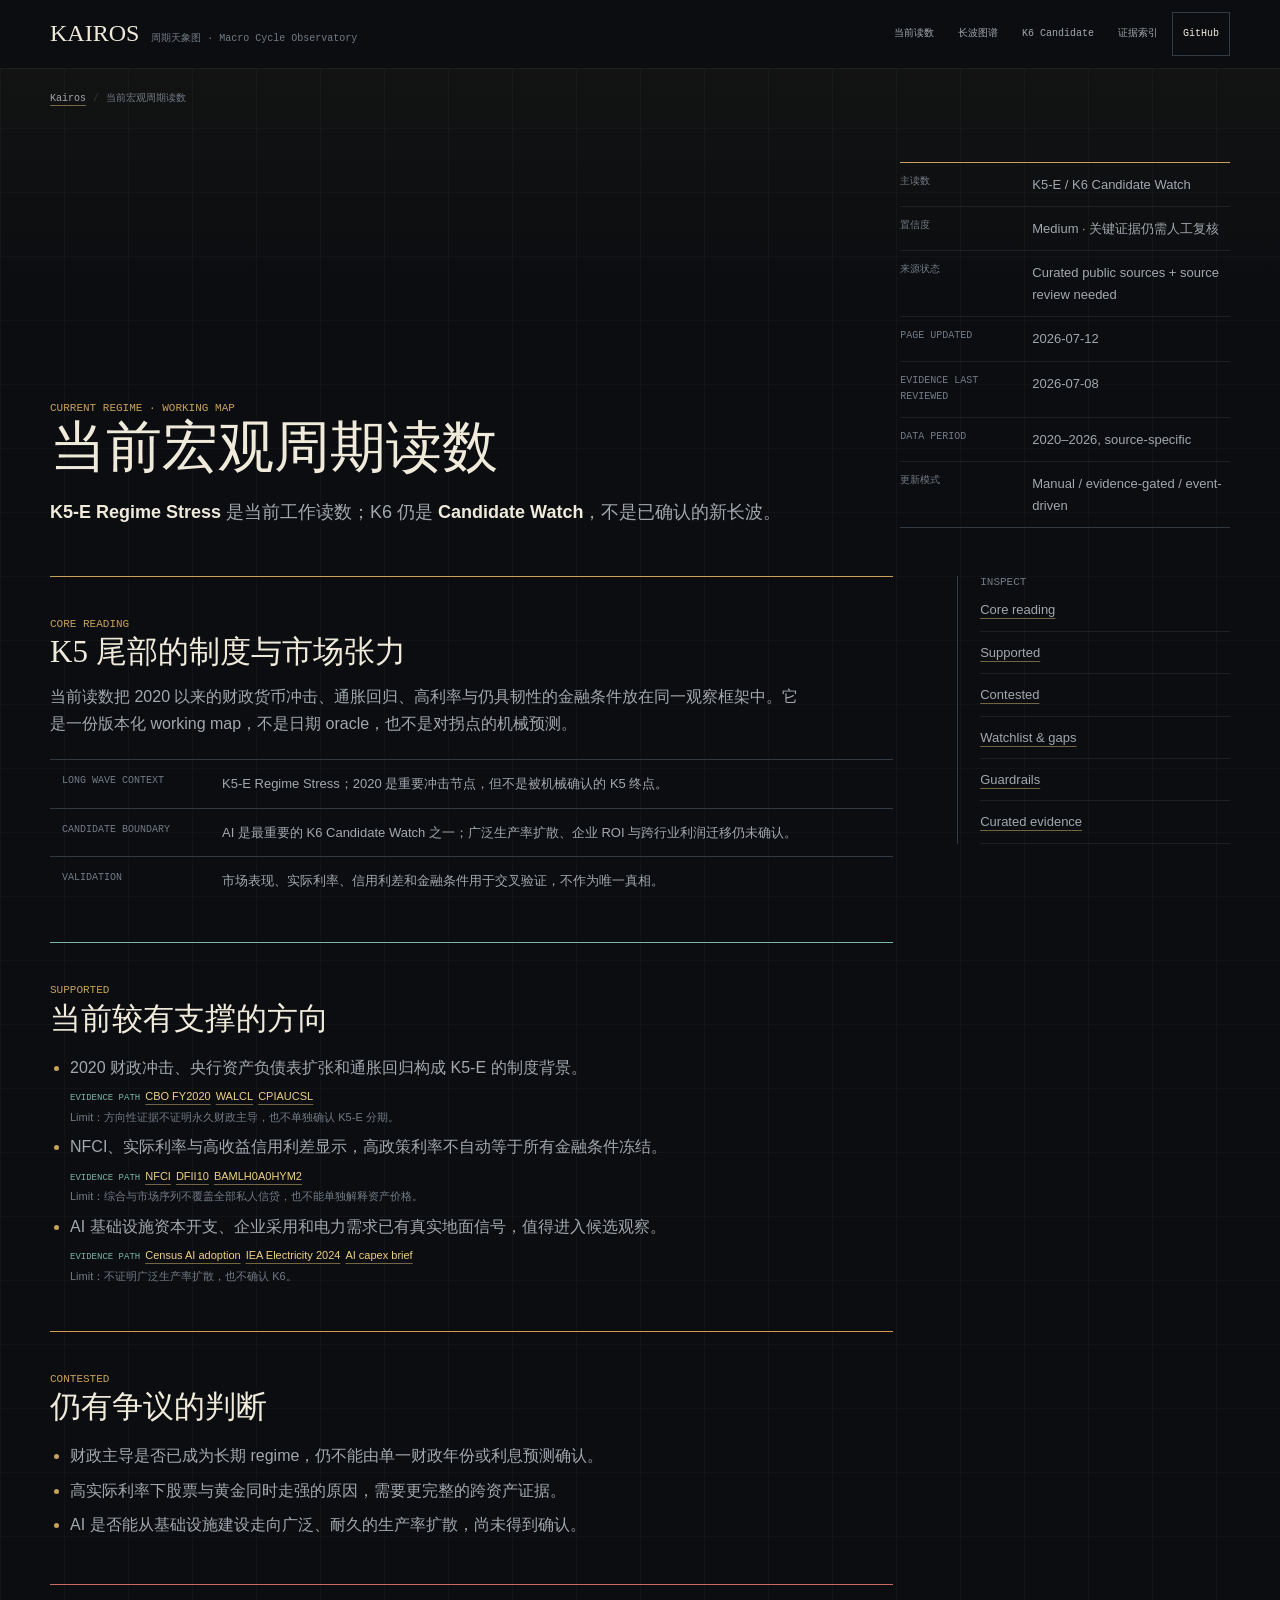
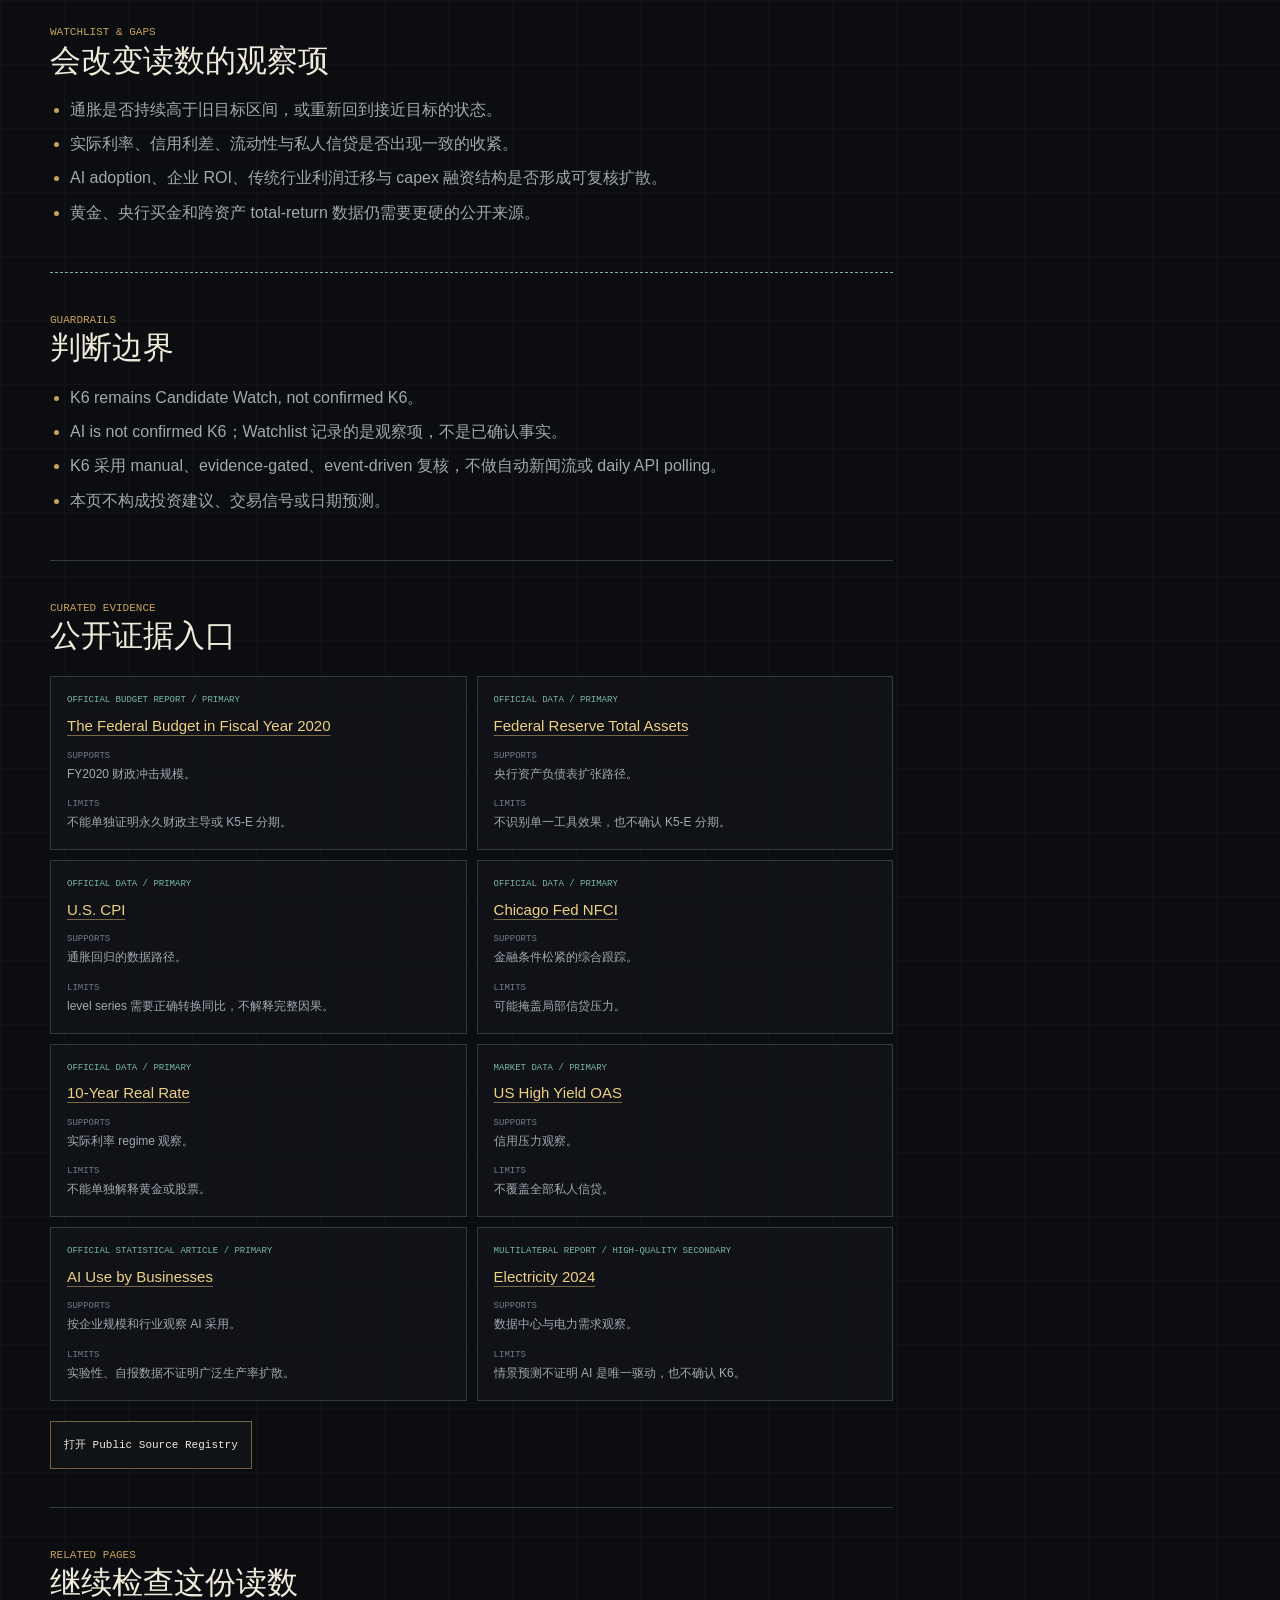
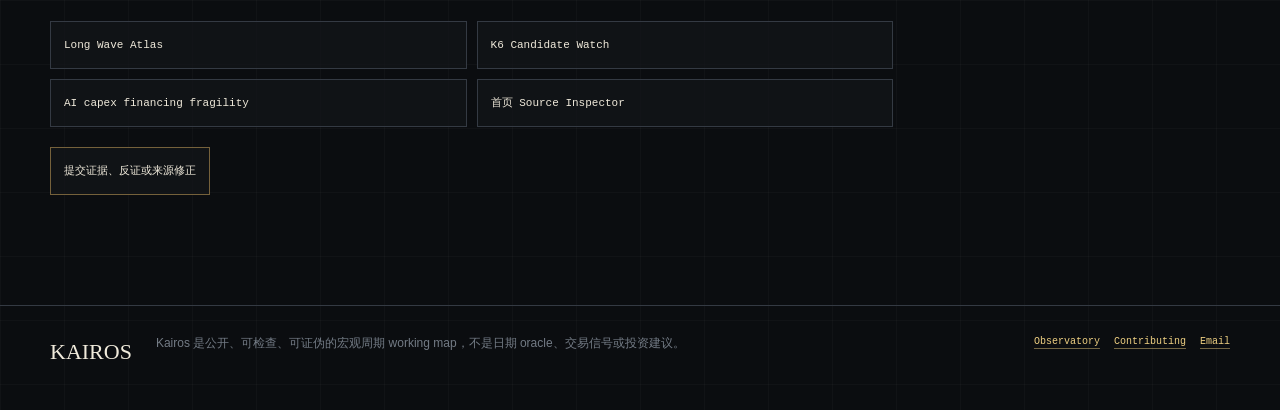
<file: current-regime/index.html>
<!doctype html>
<html lang="zh-CN">
<head>
  <meta charset="utf-8">
  <meta name="viewport" content="width=device-width,initial-scale=1">
  <title>当前宏观周期读数 | Kairos 周期天象图</title>
  <meta name="description" content="Kairos 当前宏观周期工作读数：K5-E Regime Stress 与 K6 Candidate Watch，包含证据状态、争议、观察项和人工复核边界。">
  <meta name="robots" content="index, follow">
  <meta name="theme-color" content="#0b0d10">
  <link rel="canonical" href="https://kairos-atlas.com/current-regime/">
  <link rel="icon" href="/favicon.svg" type="image/svg+xml" sizes="any">
  <meta property="og:type" content="website">
  <meta property="og:site_name" content="Kairos · 周期天象图">
  <meta property="og:title" content="当前宏观周期读数 | Kairos 周期天象图">
  <meta property="og:description" content="K5-E Regime Stress 与 K6 Candidate Watch：一份带证据状态、争议与人工复核边界的工作地图。">
  <meta property="og:url" content="https://kairos-atlas.com/current-regime/">
  <meta property="og:image" content="https://kairos-atlas.com/assets/social/kairos-github-preview.png">
  <meta name="twitter:card" content="summary_large_image">
  <meta name="twitter:title" content="当前宏观周期读数 | Kairos">
  <meta name="twitter:description" content="K5-E Regime Stress / K6 Candidate Watch，manual、evidence-gated、event-driven。">
  <meta name="twitter:image" content="https://kairos-atlas.com/assets/social/kairos-github-preview.png">
  <link rel="stylesheet" href="/assets/css/research-pages.css">
  <script type="application/ld+json">
  {
    "@context":"https://schema.org",
    "@graph":[
      {
        "@type":"WebPage",
        "@id":"https://kairos-atlas.com/current-regime/#page",
        "url":"https://kairos-atlas.com/current-regime/",
        "name":"当前宏观周期读数 | Kairos 周期天象图",
        "description":"Kairos 当前宏观周期工作读数：K5-E Regime Stress 与 K6 Candidate Watch，包含证据状态、争议、观察项和人工复核边界。",
        "inLanguage":"zh-CN",
        "dateModified":"2026-07-12",
        "isAccessibleForFree":true,
        "image":"https://kairos-atlas.com/assets/social/kairos-github-preview.png"
      },
      {
        "@type":"BreadcrumbList",
        "itemListElement":[
          {"@type":"ListItem","position":1,"name":"Kairos","item":"https://kairos-atlas.com/"},
          {"@type":"ListItem","position":2,"name":"当前宏观周期读数","item":"https://kairos-atlas.com/current-regime/"}
        ]
      }
    ]
  }
  </script>
</head>
<body>
  <header class="topbar">
    <div class="shell topbar-inner">
      <a class="brand" href="/"><strong>KAIROS</strong><span>周期天象图 · Macro Cycle Observatory</span></a>
      <nav class="site-nav" aria-label="主要导航">
        <a href="/current-regime/" aria-current="page">当前读数</a>
        <a href="/long-wave-atlas/">长波图谱</a>
        <a href="/research/k6-candidate-watch/">K6 Candidate</a>
        <a href="/research/source-registry/">证据索引</a>
        <a class="github" href="https://github.com/nickzhuchen66/kairos-atlas">GitHub</a>
      </nav>
    </div>
  </header>

  <main>
    <div class="shell">
      <nav class="breadcrumb" aria-label="面包屑">
        <a href="/">Kairos</a><span aria-hidden="true">/</span><span>当前宏观周期读数</span>
      </nav>
      <header class="page-hero">
        <div>
          <div class="eyebrow">Current Regime · Working Map</div>
          <h1>当前宏观周期读数</h1>
          <p class="answer"><strong>K5-E Regime Stress</strong> 是当前工作读数；K6 仍是 <strong class="candidate">Candidate Watch</strong>，不是已确认的新长波。</p>
        </div>
        <div class="status-ledger" aria-label="当前读数状态">
          <div class="status-row"><span>主读数</span><span>K5-E / K6 Candidate Watch</span></div>
          <div class="status-row"><span>置信度</span><span>Medium · 关键证据仍需人工复核</span></div>
          <div class="status-row"><span>来源状态</span><span>Curated public sources + source review needed</span></div>
          <div class="status-row"><span>Page updated</span><span>2026-07-12</span></div>
          <div class="status-row"><span>Evidence last reviewed</span><span>2026-07-08</span></div>
          <div class="status-row"><span>Data period</span><span>2020–2026, source-specific</span></div>
          <div class="status-row"><span>更新模式</span><span>Manual / evidence-gated / event-driven</span></div>
        </div>
      </header>

      <div class="main-layout">
        <article class="prose">
          <section class="section" id="reading">
            <div class="section-label">Core Reading</div>
            <h2>K5 尾部的制度与市场张力</h2>
            <p>当前读数把 2020 以来的财政货币冲击、通胀回归、高利率与仍具韧性的金融条件放在同一观察框架中。它是一份版本化 working map，不是日期 oracle，也不是对拐点的机械预测。</p>
            <table class="signal-table">
              <tbody>
                <tr><th>Long Wave Context</th><td>K5-E Regime Stress；2020 是重要冲击节点，但不是被机械确认的 K5 终点。</td></tr>
                <tr><th>Candidate Boundary</th><td>AI 是最重要的 K6 Candidate Watch 之一；广泛生产率扩散、企业 ROI 与跨行业利润迁移仍未确认。</td></tr>
                <tr><th>Validation</th><td>市场表现、实际利率、信用利差和金融条件用于交叉验证，不作为唯一真相。</td></tr>
              </tbody>
            </table>
          </section>

          <section class="section supported" id="supported">
            <div class="section-label">Supported</div>
            <h2>当前较有支撑的方向</h2>
            <ul>
              <li>2020 财政冲击、央行资产负债表扩张和通胀回归构成 K5-E 的制度背景。<span class="evidence-path"><b>Evidence path</b><a href="#evidence-fiscal-shock">CBO FY2020</a><a href="#evidence-balance-sheet">WALCL</a><a href="#evidence-inflation">CPIAUCSL</a><span class="limit">Limit：方向性证据不证明永久财政主导，也不单独确认 K5-E 分期。</span></span></li>
              <li>NFCI、实际利率与高收益信用利差显示，高政策利率不自动等于所有金融条件冻结。<span class="evidence-path"><b>Evidence path</b><a href="#evidence-financial-conditions">NFCI</a><a href="#evidence-real-rates">DFII10</a><a href="#evidence-credit-stress">BAMLH0A0HYM2</a><span class="limit">Limit：综合与市场序列不覆盖全部私人信贷，也不能单独解释资产价格。</span></span></li>
              <li>AI 基础设施资本开支、企业采用和电力需求已有真实地面信号，值得进入候选观察。<span class="evidence-path"><b>Evidence path</b><a href="#evidence-ai-adoption">Census AI adoption</a><a href="#evidence-ai-electricity">IEA Electricity 2024</a><a href="/research/ai-capex-financing-fragility/">AI capex brief</a><span class="limit">Limit：不证明广泛生产率扩散，也不确认 K6。</span></span></li>
            </ul>
          </section>

          <section class="section contested" id="contested">
            <div class="section-label">Contested</div>
            <h2>仍有争议的判断</h2>
            <ul>
              <li>财政主导是否已成为长期 regime，仍不能由单一财政年份或利息预测确认。</li>
              <li>高实际利率下股票与黄金同时走强的原因，需要更完整的跨资产证据。</li>
              <li>AI 是否能从基础设施建设走向广泛、耐久的生产率扩散，尚未得到确认。</li>
            </ul>
          </section>

          <section class="section gaps" id="watchlist">
            <div class="section-label">Watchlist & Gaps</div>
            <h2>会改变读数的观察项</h2>
            <ul>
              <li>通胀是否持续高于旧目标区间，或重新回到接近目标的状态。</li>
              <li>实际利率、信用利差、流动性与私人信贷是否出现一致的收紧。</li>
              <li>AI adoption、企业 ROI、传统行业利润迁移与 capex 融资结构是否形成可复核扩散。</li>
              <li>黄金、央行买金和跨资产 total-return 数据仍需要更硬的公开来源。</li>
            </ul>
          </section>

          <section class="section guardrails" id="guardrails">
            <div class="section-label">Guardrails</div>
            <h2>判断边界</h2>
            <ul>
              <li>K6 remains Candidate Watch, not confirmed K6。</li>
              <li>AI is not confirmed K6；Watchlist 记录的是观察项，不是已确认事实。</li>
              <li>K6 采用 manual、evidence-gated、event-driven 复核，不做自动新闻流或 daily API polling。</li>
              <li>本页不构成投资建议、交易信号或日期预测。</li>
            </ul>
          </section>

          <section class="section" id="sources">
            <div class="section-label">Curated Evidence</div>
            <h2>公开证据入口</h2>
            <div class="source-list">
              <article class="source-card" id="evidence-fiscal-shock"><div class="source-type">official budget report / primary</div><h3><a href="https://www.cbo.gov/publication/57170">The Federal Budget in Fiscal Year 2020</a></h3><p><b>Supports</b><br>FY2020 财政冲击规模。</p><p><b>Limits</b><br>不能单独证明永久财政主导或 K5-E 分期。</p></article>
              <article class="source-card" id="evidence-balance-sheet"><div class="source-type">official data / primary</div><h3><a href="https://fred.stlouisfed.org/series/WALCL">Federal Reserve Total Assets</a></h3><p><b>Supports</b><br>央行资产负债表扩张路径。</p><p><b>Limits</b><br>不识别单一工具效果，也不确认 K5-E 分期。</p></article>
              <article class="source-card" id="evidence-inflation"><div class="source-type">official data / primary</div><h3><a href="https://fred.stlouisfed.org/series/CPIAUCSL">U.S. CPI</a></h3><p><b>Supports</b><br>通胀回归的数据路径。</p><p><b>Limits</b><br>level series 需要正确转换同比，不解释完整因果。</p></article>
              <article class="source-card" id="evidence-financial-conditions"><div class="source-type">official data / primary</div><h3><a href="https://fred.stlouisfed.org/series/NFCI">Chicago Fed NFCI</a></h3><p><b>Supports</b><br>金融条件松紧的综合跟踪。</p><p><b>Limits</b><br>可能掩盖局部信贷压力。</p></article>
              <article class="source-card" id="evidence-real-rates"><div class="source-type">official data / primary</div><h3><a href="https://fred.stlouisfed.org/series/DFII10">10-Year Real Rate</a></h3><p><b>Supports</b><br>实际利率 regime 观察。</p><p><b>Limits</b><br>不能单独解释黄金或股票。</p></article>
              <article class="source-card" id="evidence-credit-stress"><div class="source-type">market data / primary</div><h3><a href="https://fred.stlouisfed.org/series/BAMLH0A0HYM2">US High Yield OAS</a></h3><p><b>Supports</b><br>信用压力观察。</p><p><b>Limits</b><br>不覆盖全部私人信贷。</p></article>
              <article class="source-card" id="evidence-ai-adoption"><div class="source-type">official statistical article / primary</div><h3><a href="https://www.census.gov/library/stories/2026/05/ai-use-businesses.html">AI Use by Businesses</a></h3><p><b>Supports</b><br>按企业规模和行业观察 AI 采用。</p><p><b>Limits</b><br>实验性、自报数据不证明广泛生产率扩散。</p></article>
              <article class="source-card" id="evidence-ai-electricity"><div class="source-type">multilateral report / high-quality secondary</div><h3><a href="https://www.iea.org/reports/electricity-2024">Electricity 2024</a></h3><p><b>Supports</b><br>数据中心与电力需求观察。</p><p><b>Limits</b><br>情景预测不证明 AI 是唯一驱动，也不确认 K6。</p></article>
            </div>
            <a class="action-link" href="/research/source-registry/">打开 Public Source Registry</a>
          </section>

          <section class="section" id="related">
            <div class="section-label">Related Pages</div>
            <h2>继续检查这份读数</h2>
            <div class="related-links">
              <a href="/long-wave-atlas/">Long Wave Atlas</a>
              <a href="/research/k6-candidate-watch/">K6 Candidate Watch</a>
              <a href="/research/ai-capex-financing-fragility/">AI capex financing fragility</a>
              <a href="/#evidence">首页 Source Inspector</a>
            </div>
            <a class="action-link" href="https://github.com/nickzhuchen66/kairos-atlas/issues/new/choose">提交证据、反证或来源修正</a>
          </section>
        </article>

        <aside class="side-index" aria-label="页内导航">
          <h2>Inspect</h2>
          <a href="#reading">Core reading</a>
          <a href="#supported">Supported</a>
          <a href="#contested">Contested</a>
          <a href="#watchlist">Watchlist & gaps</a>
          <a href="#guardrails">Guardrails</a>
          <a href="#sources">Curated evidence</a>
        </aside>
      </div>
    </div>
  </main>

  <footer class="page-footer">
    <div class="shell footer-inner">
      <div class="footer-brand">KAIROS</div>
      <div class="footer-note">Kairos 是公开、可检查、可证伪的宏观周期 working map，不是日期 oracle、交易信号或投资建议。</div>
      <div class="footer-links"><a href="/">Observatory</a><a href="/CONTRIBUTING.md">Contributing</a><a href="mailto:nickzhuchen@gmail.com">Email</a></div>
    </div>
  </footer>
  <script>
  (() => {
    const stabilizeFragment = () => {
      let fragment;
      try {
        fragment = decodeURIComponent(window.location.hash.slice(1));
      } catch {
        return;
      }
      if (!fragment) return;
      const target = document.getElementById(fragment);
      if (!target) return;
      requestAnimationFrame(() => requestAnimationFrame(() => {
        target.scrollIntoView({block: "start", behavior: "auto"});
      }));
    };

    if (document.readyState === "loading") {
      document.addEventListener("DOMContentLoaded", stabilizeFragment, {once: true});
    } else {
      stabilizeFragment();
    }
    window.addEventListener("load", stabilizeFragment, {once: true});
    if (document.fonts?.ready) document.fonts.ready.then(stabilizeFragment).catch(() => {});
    window.addEventListener("hashchange", stabilizeFragment);
  })();
  </script>
</body>
</html>
</file>
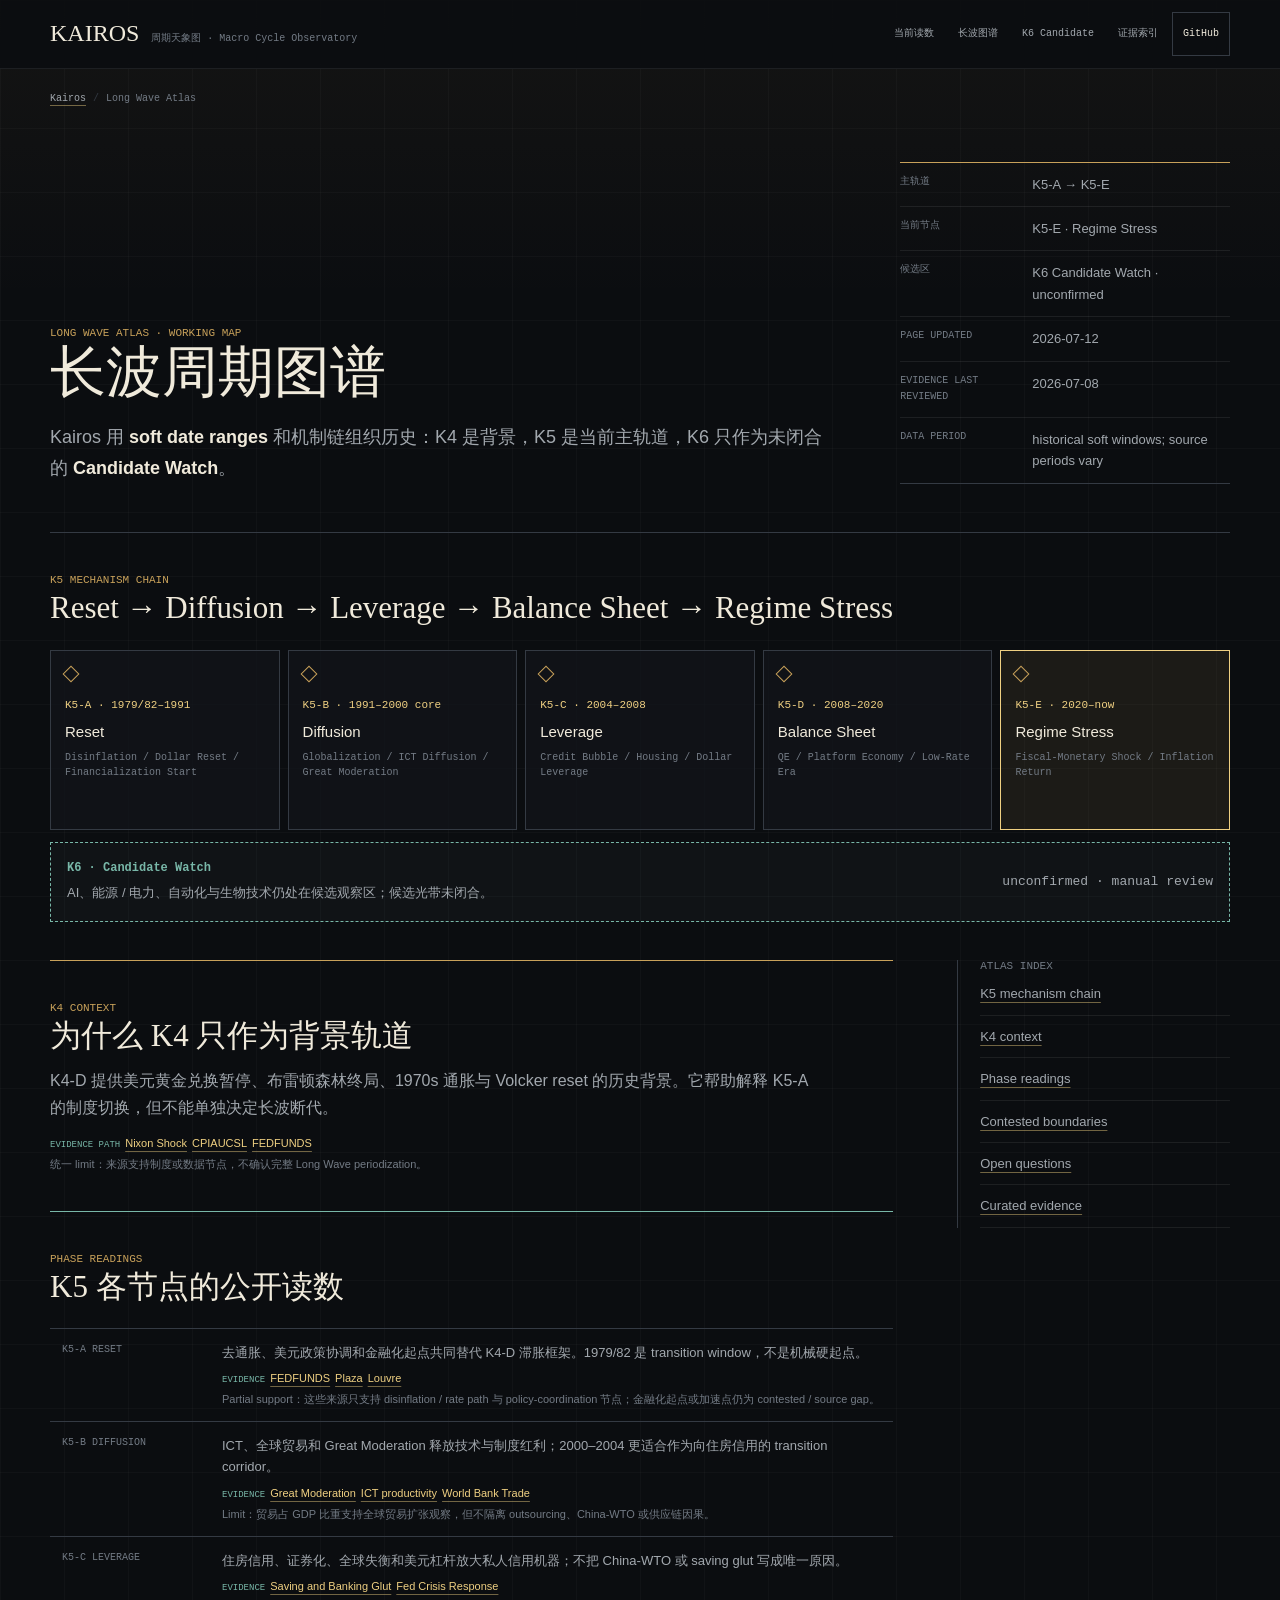
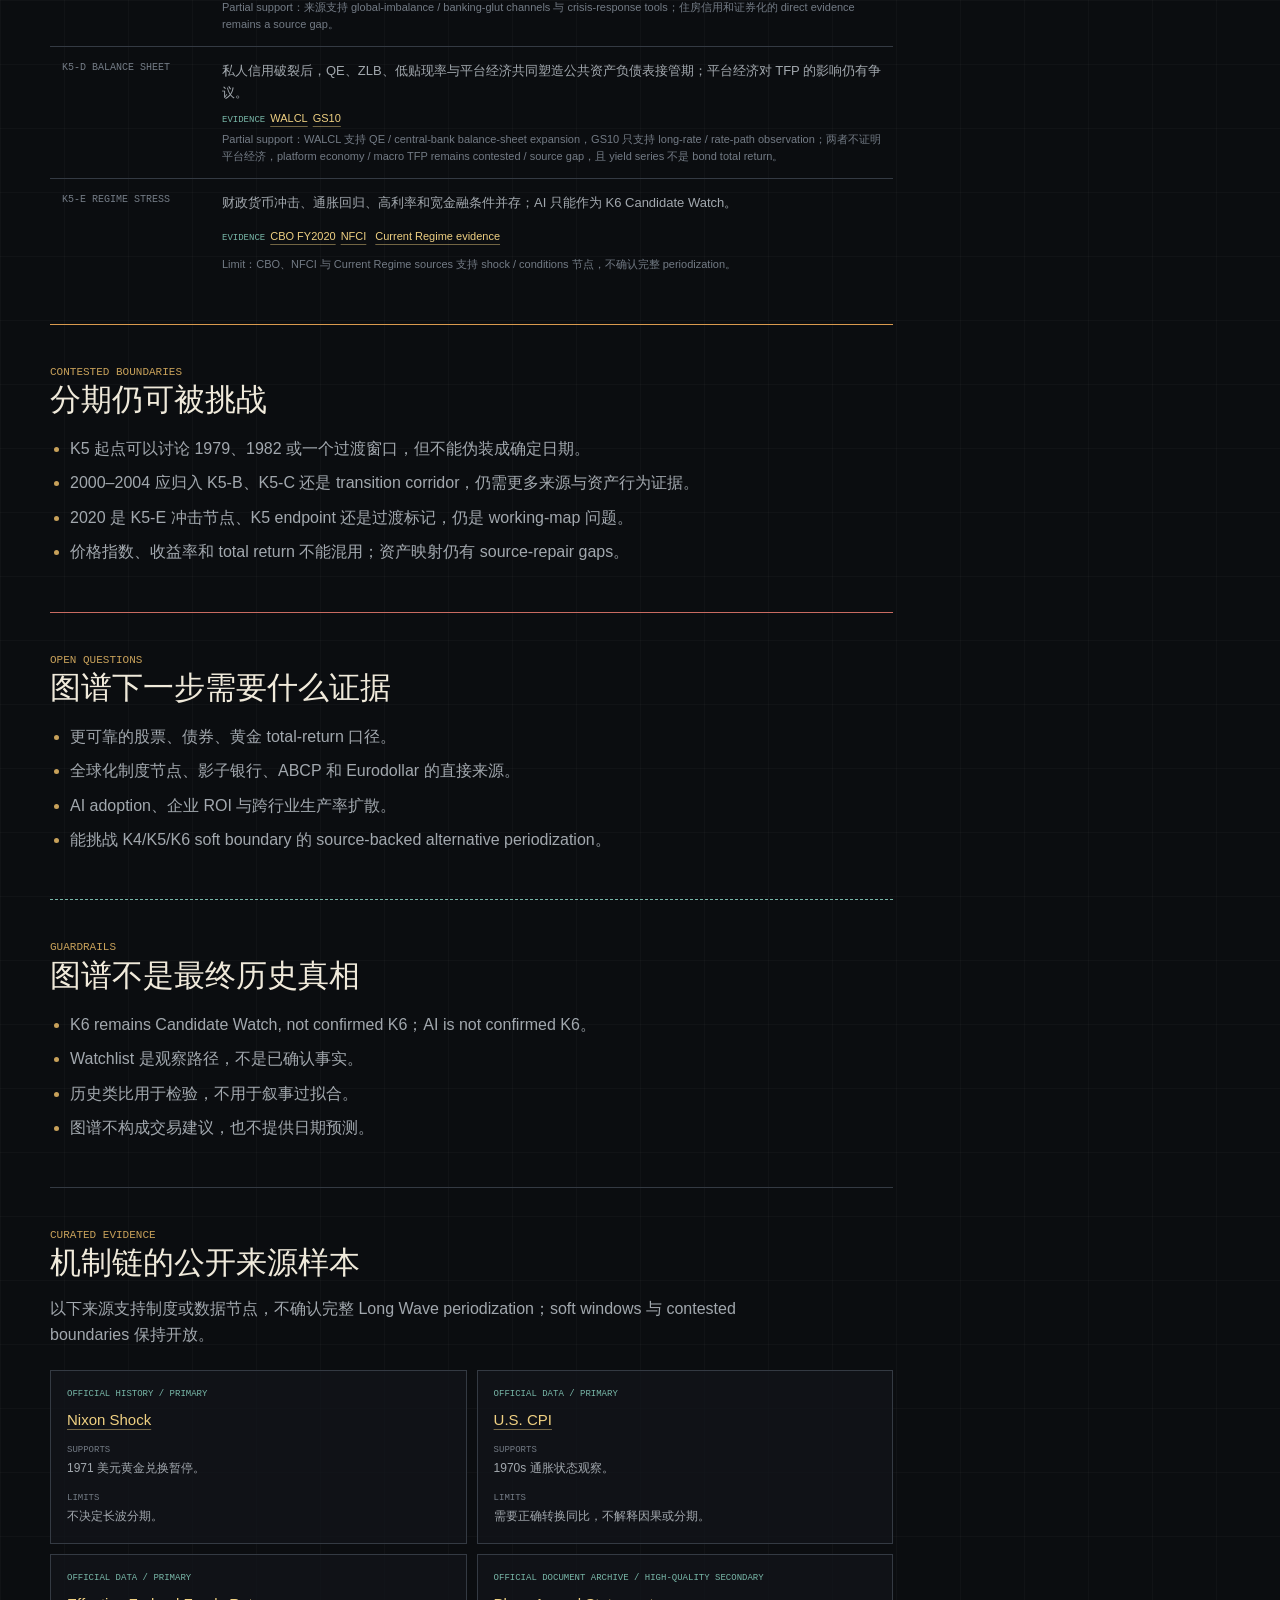
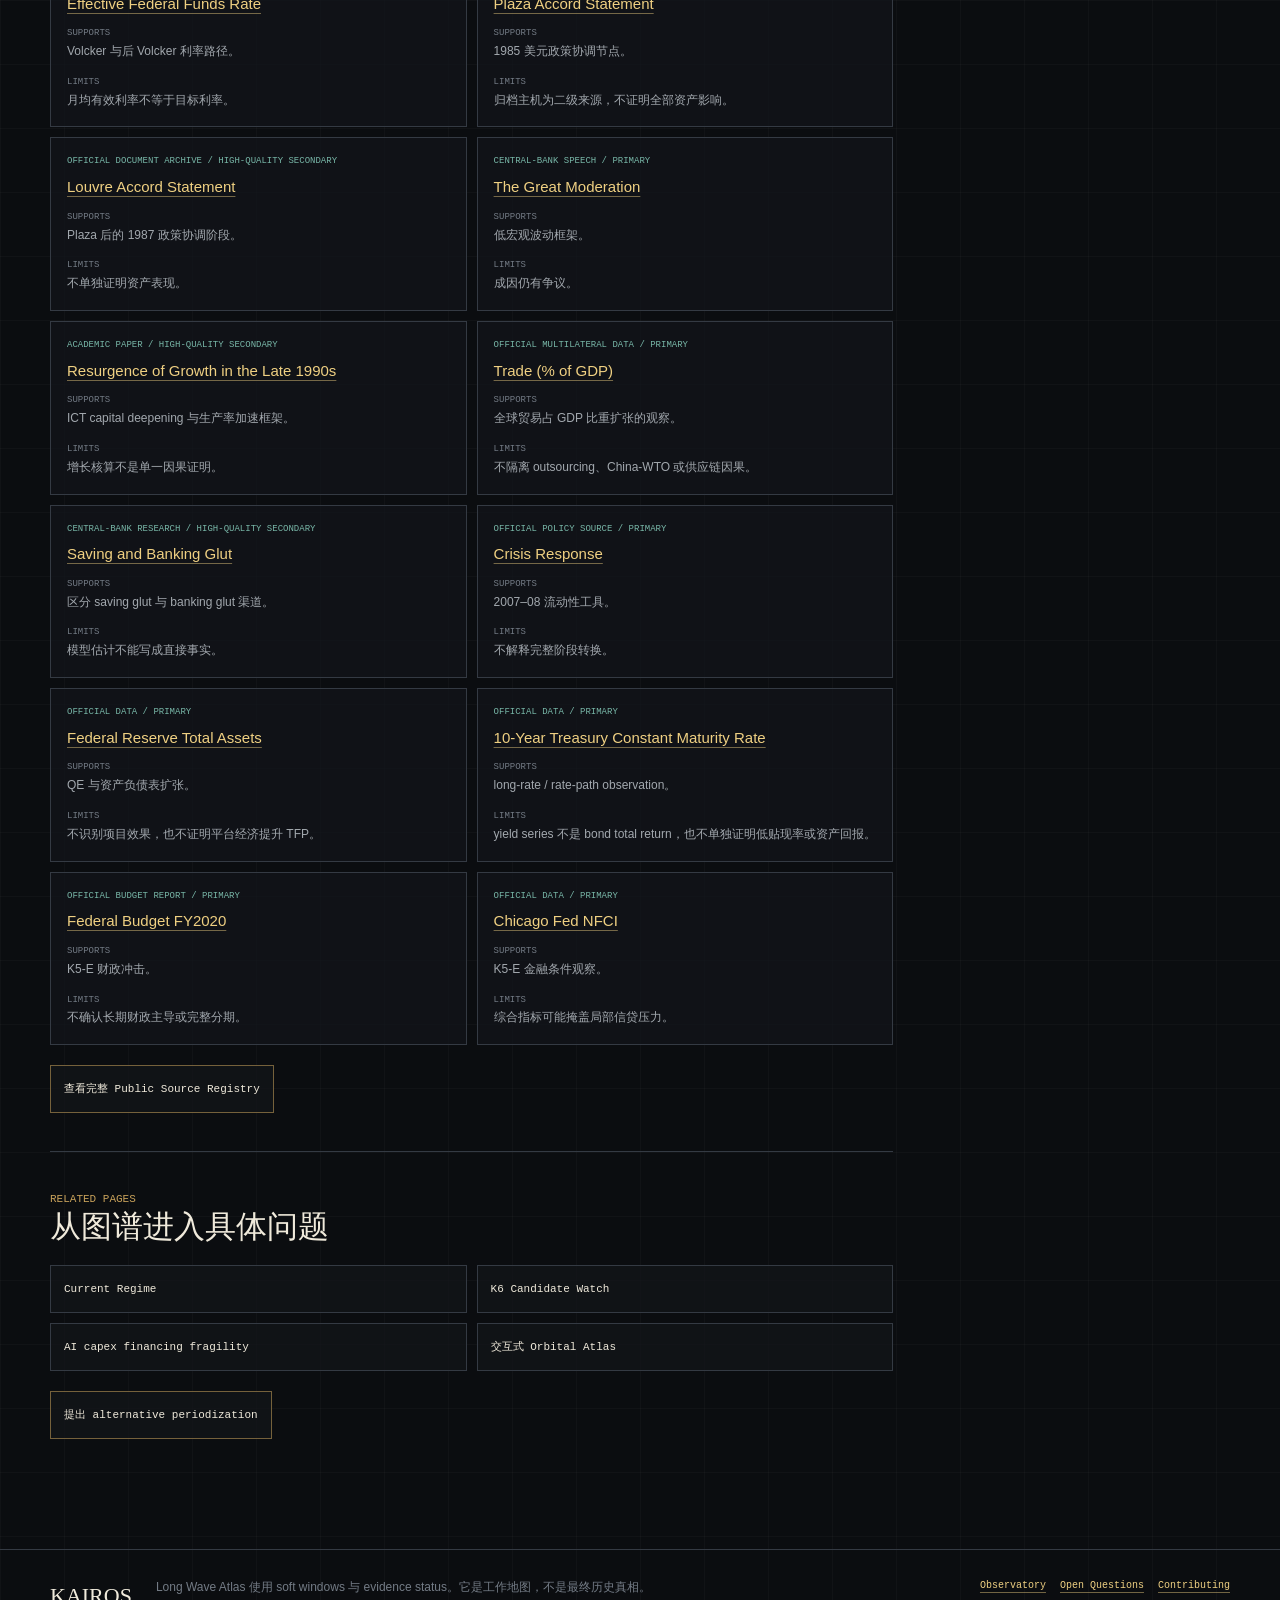
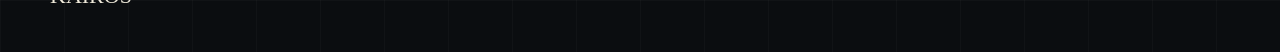
<file: long-wave-atlas/index.html>
<!doctype html>
<html lang="zh-CN">
<head>
  <meta charset="utf-8">
  <meta name="viewport" content="width=device-width,initial-scale=1">
  <title>长波周期图谱 Long Wave Atlas | Kairos</title>
  <meta name="description" content="Kairos 长波周期图谱：从 K4 历史背景到 K5-A–E 机制链，并以证据门控方式观察尚未确认的 K6 Candidate Watch。">
  <meta name="robots" content="index, follow">
  <meta name="theme-color" content="#0b0d10">
  <link rel="canonical" href="https://kairos-atlas.com/long-wave-atlas/">
  <link rel="icon" href="/favicon.svg" type="image/svg+xml" sizes="any">
  <meta property="og:type" content="website">
  <meta property="og:site_name" content="Kairos · 周期天象图">
  <meta property="og:title" content="长波周期图谱 Long Wave Atlas | Kairos">
  <meta property="og:description" content="K4 历史背景、K5-A–E 机制链，以及尚未确认的 K6 Candidate Watch。">
  <meta property="og:url" content="https://kairos-atlas.com/long-wave-atlas/">
  <meta property="og:image" content="https://kairos-atlas.com/assets/social/kairos-github-preview.png">
  <meta name="twitter:card" content="summary_large_image">
  <meta name="twitter:title" content="Long Wave Atlas | Kairos">
  <meta name="twitter:description" content="Reset → Diffusion → Leverage → Balance Sheet → Regime Stress；K6 remains Candidate Watch.">
  <meta name="twitter:image" content="https://kairos-atlas.com/assets/social/kairos-github-preview.png">
  <link rel="stylesheet" href="/assets/css/research-pages.css">
  <script type="application/ld+json">
  {
    "@context":"https://schema.org",
    "@graph":[
      {
        "@type":"CollectionPage",
        "@id":"https://kairos-atlas.com/long-wave-atlas/#page",
        "url":"https://kairos-atlas.com/long-wave-atlas/",
        "name":"长波周期图谱 Long Wave Atlas | Kairos",
        "description":"Kairos 长波周期图谱：从 K4 历史背景到 K5-A–E 机制链，并以证据门控方式观察尚未确认的 K6 Candidate Watch。",
        "inLanguage":"zh-CN",
        "dateModified":"2026-07-12",
        "isAccessibleForFree":true,
        "image":"https://kairos-atlas.com/assets/social/kairos-github-preview.png"
      },
      {
        "@type":"BreadcrumbList",
        "itemListElement":[
          {"@type":"ListItem","position":1,"name":"Kairos","item":"https://kairos-atlas.com/"},
          {"@type":"ListItem","position":2,"name":"Long Wave Atlas","item":"https://kairos-atlas.com/long-wave-atlas/"}
        ]
      }
    ]
  }
  </script>
</head>
<body>
  <header class="topbar"><div class="shell topbar-inner"><a class="brand" href="/"><strong>KAIROS</strong><span>周期天象图 · Macro Cycle Observatory</span></a><nav class="site-nav" aria-label="主要导航"><a href="/current-regime/">当前读数</a><a href="/long-wave-atlas/" aria-current="page">长波图谱</a><a href="/research/k6-candidate-watch/">K6 Candidate</a><a href="/research/source-registry/">证据索引</a><a class="github" href="https://github.com/nickzhuchen66/kairos-atlas">GitHub</a></nav></div></header>
  <main>
    <div class="shell">
      <nav class="breadcrumb" aria-label="面包屑"><a href="/">Kairos</a><span aria-hidden="true">/</span><span>Long Wave Atlas</span></nav>
      <header class="page-hero">
        <div><div class="eyebrow">Long Wave Atlas · Working Map</div><h1>长波周期图谱</h1><p class="answer">Kairos 用 <strong>soft date ranges</strong> 和机制链组织历史：K4 是背景，K5 是当前主轨道，K6 只作为未闭合的 <strong class="candidate">Candidate Watch</strong>。</p></div>
        <div class="status-ledger" aria-label="图谱边界"><div class="status-row"><span>主轨道</span><span>K5-A → K5-E</span></div><div class="status-row"><span>当前节点</span><span>K5-E · Regime Stress</span></div><div class="status-row"><span>候选区</span><span>K6 Candidate Watch · unconfirmed</span></div><div class="status-row"><span>Page updated</span><span>2026-07-12</span></div><div class="status-row"><span>Evidence last reviewed</span><span>2026-07-08</span></div><div class="status-row"><span>Data period</span><span>historical soft windows; source periods vary</span></div></div>
      </header>

      <section class="section" id="mechanism-chain">
        <div class="section-label">K5 Mechanism Chain</div><h2>Reset → Diffusion → Leverage → Balance Sheet → Regime Stress</h2>
        <div class="phase-chain" aria-label="K5 阶段链">
          <article class="phase-node"><div class="phase-code">K5-A · 1979/82–1991</div><h3>Reset</h3><p>Disinflation / Dollar Reset / Financialization Start</p></article>
          <article class="phase-node"><div class="phase-code">K5-B · 1991–2000 core</div><h3>Diffusion</h3><p>Globalization / ICT Diffusion / Great Moderation</p></article>
          <article class="phase-node"><div class="phase-code">K5-C · 2004–2008</div><h3>Leverage</h3><p>Credit Bubble / Housing / Dollar Leverage</p></article>
          <article class="phase-node"><div class="phase-code">K5-D · 2008–2020</div><h3>Balance Sheet</h3><p>QE / Platform Economy / Low-Rate Era</p></article>
          <article class="phase-node current"><div class="phase-code">K5-E · 2020–now</div><h3>Regime Stress</h3><p>Fiscal-Monetary Shock / Inflation Return</p></article>
        </div>
        <div class="candidate-band"><div><strong>K6 · Candidate Watch</strong><span>AI、能源 / 电力、自动化与生物技术仍处在候选观察区；候选光带未闭合。</span></div><span class="mono">unconfirmed · manual review</span></div>
      </section>

      <div class="main-layout">
        <article class="prose">
          <section class="section" id="k4-context"><div class="section-label">K4 Context</div><h2>为什么 K4 只作为背景轨道</h2><p>K4-D 提供美元黄金兑换暂停、布雷顿森林终局、1970s 通胀与 Volcker reset 的历史背景。它帮助解释 K5-A 的制度切换，但不能单独决定长波断代。</p><p class="evidence-path"><b>Evidence path</b><a href="#evidence-k4-nixon">Nixon Shock</a><a href="#evidence-k4-cpi">CPIAUCSL</a><a href="#evidence-rates">FEDFUNDS</a><span class="limit">统一 limit：来源支持制度或数据节点，不确认完整 Long Wave periodization。</span></p></section>

          <section class="section supported" id="phase-readings"><div class="section-label">Phase Readings</div><h2>K5 各节点的公开读数</h2>
            <table class="signal-table"><tbody>
              <tr><th>K5-A Reset</th><td>去通胀、美元政策协调和金融化起点共同替代 K4-D 滞胀框架。1979/82 是 transition window，不是机械硬起点。<span class="evidence-path"><b>Evidence</b><a href="#evidence-rates">FEDFUNDS</a><a href="#evidence-plaza">Plaza</a><a href="#evidence-louvre">Louvre</a><span class="limit">Partial support：这些来源只支持 disinflation / rate path 与 policy-coordination 节点；金融化起点或加速点仍为 contested / source gap。</span></span></td></tr>
              <tr><th>K5-B Diffusion</th><td>ICT、全球贸易和 Great Moderation 释放技术与制度红利；2000–2004 更适合作为向住房信用的 transition corridor。<span class="evidence-path"><b>Evidence</b><a href="#evidence-moderation">Great Moderation</a><a href="#evidence-ict">ICT productivity</a><a href="#evidence-trade">World Bank Trade</a><span class="limit">Limit：贸易占 GDP 比重支持全球贸易扩张观察，但不隔离 outsourcing、China-WTO 或供应链因果。</span></span></td></tr>
              <tr><th>K5-C Leverage</th><td>住房信用、证券化、全球失衡和美元杠杆放大私人信用机器；不把 China-WTO 或 saving glut 写成唯一原因。<span class="evidence-path"><b>Evidence</b><a href="#evidence-banking-glut">Saving and Banking Glut</a><a href="#evidence-crisis-response">Fed Crisis Response</a><span class="limit">Partial support：来源支持 global-imbalance / banking-glut channels 与 crisis-response tools；住房信用和证券化的 direct evidence remains a source gap。</span></span></td></tr>
              <tr><th>K5-D Balance Sheet</th><td>私人信用破裂后，QE、ZLB、低贴现率与平台经济共同塑造公共资产负债表接管期；平台经济对 TFP 的影响仍有争议。<span class="evidence-path"><b>Evidence</b><a href="#evidence-walcl">WALCL</a><a href="#evidence-gs10">GS10</a><span class="limit">Partial support：WALCL 支持 QE / central-bank balance-sheet expansion，GS10 只支持 long-rate / rate-path observation；两者不证明平台经济，platform economy / macro TFP remains contested / source gap，且 yield series 不是 bond total return。</span></span></td></tr>
              <tr><th>K5-E Regime Stress</th><td>财政货币冲击、通胀回归、高利率和宽金融条件并存；AI 只能作为 K6 Candidate Watch。<span class="evidence-path"><b>Evidence</b><a href="#evidence-fy2020">CBO FY2020</a><a href="#evidence-nfci">NFCI</a><a class="cross-page-evidence-link" href="/current-regime/#evidence-fiscal-shock">Current Regime evidence</a><span class="limit">Limit：CBO、NFCI 与 Current Regime sources 支持 shock / conditions 节点，不确认完整 periodization。</span></span></td></tr>
            </tbody></table>
          </section>

          <section class="section contested" id="contested"><div class="section-label">Contested Boundaries</div><h2>分期仍可被挑战</h2><ul><li>K5 起点可以讨论 1979、1982 或一个过渡窗口，但不能伪装成确定日期。</li><li>2000–2004 应归入 K5-B、K5-C 还是 transition corridor，仍需更多来源与资产行为证据。</li><li>2020 是 K5-E 冲击节点、K5 endpoint 还是过渡标记，仍是 working-map 问题。</li><li>价格指数、收益率和 total return 不能混用；资产映射仍有 source-repair gaps。</li></ul></section>

          <section class="section gaps" id="open-questions"><div class="section-label">Open Questions</div><h2>图谱下一步需要什么证据</h2><ul><li>更可靠的股票、债券、黄金 total-return 口径。</li><li>全球化制度节点、影子银行、ABCP 和 Eurodollar 的直接来源。</li><li>AI adoption、企业 ROI 与跨行业生产率扩散。</li><li>能挑战 K4/K5/K6 soft boundary 的 source-backed alternative periodization。</li></ul></section>

          <section class="section guardrails" id="guardrails"><div class="section-label">Guardrails</div><h2>图谱不是最终历史真相</h2><ul><li>K6 remains Candidate Watch, not confirmed K6；AI is not confirmed K6。</li><li>Watchlist 是观察路径，不是已确认事实。</li><li>历史类比用于检验，不用于叙事过拟合。</li><li>图谱不构成交易建议，也不提供日期预测。</li></ul></section>

          <section class="section" id="evidence"><div class="section-label">Curated Evidence</div><h2>机制链的公开来源样本</h2><p>以下来源支持制度或数据节点，不确认完整 Long Wave periodization；soft windows 与 contested boundaries 保持开放。</p><div class="source-list">
            <article class="source-card" id="evidence-k4-nixon"><div class="source-type">official history / primary</div><h3><a href="https://history.state.gov/milestones/1969-1976/nixon-shock">Nixon Shock</a></h3><p><b>Supports</b><br>1971 美元黄金兑换暂停。</p><p><b>Limits</b><br>不决定长波分期。</p></article>
            <article class="source-card" id="evidence-k4-cpi"><div class="source-type">official data / primary</div><h3><a href="https://fred.stlouisfed.org/series/CPIAUCSL">U.S. CPI</a></h3><p><b>Supports</b><br>1970s 通胀状态观察。</p><p><b>Limits</b><br>需要正确转换同比，不解释因果或分期。</p></article>
            <article class="source-card" id="evidence-rates"><div class="source-type">official data / primary</div><h3><a href="https://fred.stlouisfed.org/series/FEDFUNDS">Effective Federal Funds Rate</a></h3><p><b>Supports</b><br>Volcker 与后 Volcker 利率路径。</p><p><b>Limits</b><br>月均有效利率不等于目标利率。</p></article>
            <article class="source-card" id="evidence-plaza"><div class="source-type">official document archive / high-quality secondary</div><h3><a href="https://g7.utoronto.ca/finance/fm850922.htm">Plaza Accord Statement</a></h3><p><b>Supports</b><br>1985 美元政策协调节点。</p><p><b>Limits</b><br>归档主机为二级来源，不证明全部资产影响。</p></article>
            <article class="source-card" id="evidence-louvre"><div class="source-type">official document archive / high-quality secondary</div><h3><a href="https://g7.utoronto.ca/finance/fm870222.htm">Louvre Accord Statement</a></h3><p><b>Supports</b><br>Plaza 后的 1987 政策协调阶段。</p><p><b>Limits</b><br>不单独证明资产表现。</p></article>
            <article class="source-card" id="evidence-moderation"><div class="source-type">central-bank speech / primary</div><h3><a href="https://www.federalreserve.gov/boarddocs/speeches/2004/20040220/">The Great Moderation</a></h3><p><b>Supports</b><br>低宏观波动框架。</p><p><b>Limits</b><br>成因仍有争议。</p></article>
            <article class="source-card" id="evidence-ict"><div class="source-type">academic paper / high-quality secondary</div><h3><a href="https://ideas.repec.org/a/aea/jecper/v14y2000i4p3-22.html">Resurgence of Growth in the Late 1990s</a></h3><p><b>Supports</b><br>ICT capital deepening 与生产率加速框架。</p><p><b>Limits</b><br>增长核算不是单一因果证明。</p></article>
            <article class="source-card" id="evidence-trade"><div class="source-type">official multilateral data / primary</div><h3><a href="https://data.worldbank.org/indicator/NE.TRD.GNFS.ZS">Trade (% of GDP)</a></h3><p><b>Supports</b><br>全球贸易占 GDP 比重扩张的观察。</p><p><b>Limits</b><br>不隔离 outsourcing、China-WTO 或供应链因果。</p></article>
            <article class="source-card" id="evidence-banking-glut"><div class="source-type">central-bank research / high-quality secondary</div><h3><a href="https://www.newyorkfed.org/medialibrary/media/research/staff_reports/sr648.pdf">Saving and Banking Glut</a></h3><p><b>Supports</b><br>区分 saving glut 与 banking glut 渠道。</p><p><b>Limits</b><br>模型估计不能写成直接事实。</p></article>
            <article class="source-card" id="evidence-crisis-response"><div class="source-type">official policy source / primary</div><h3><a href="https://www.federalreserve.gov/monetarypolicy/bst_crisisresponse.htm">Crisis Response</a></h3><p><b>Supports</b><br>2007–08 流动性工具。</p><p><b>Limits</b><br>不解释完整阶段转换。</p></article>
            <article class="source-card" id="evidence-walcl"><div class="source-type">official data / primary</div><h3><a href="https://fred.stlouisfed.org/series/WALCL">Federal Reserve Total Assets</a></h3><p><b>Supports</b><br>QE 与资产负债表扩张。</p><p><b>Limits</b><br>不识别项目效果，也不证明平台经济提升 TFP。</p></article>
            <article class="source-card" id="evidence-gs10"><div class="source-type">official data / primary</div><h3><a href="https://fred.stlouisfed.org/series/GS10">10-Year Treasury Constant Maturity Rate</a></h3><p><b>Supports</b><br>long-rate / rate-path observation。</p><p><b>Limits</b><br>yield series 不是 bond total return，也不单独证明低贴现率或资产回报。</p></article>
            <article class="source-card" id="evidence-fy2020"><div class="source-type">official budget report / primary</div><h3><a href="https://www.cbo.gov/publication/57170">Federal Budget FY2020</a></h3><p><b>Supports</b><br>K5-E 财政冲击。</p><p><b>Limits</b><br>不确认长期财政主导或完整分期。</p></article>
            <article class="source-card" id="evidence-nfci"><div class="source-type">official data / primary</div><h3><a href="https://fred.stlouisfed.org/series/NFCI">Chicago Fed NFCI</a></h3><p><b>Supports</b><br>K5-E 金融条件观察。</p><p><b>Limits</b><br>综合指标可能掩盖局部信贷压力。</p></article>
          </div><a class="action-link" href="/research/source-registry/">查看完整 Public Source Registry</a></section>

          <section class="section" id="related"><div class="section-label">Related Pages</div><h2>从图谱进入具体问题</h2><div class="related-links"><a href="/current-regime/">Current Regime</a><a href="/research/k6-candidate-watch/">K6 Candidate Watch</a><a href="/research/ai-capex-financing-fragility/">AI capex financing fragility</a><a href="/#atlas">交互式 Orbital Atlas</a></div><a class="action-link" href="https://github.com/nickzhuchen66/kairos-atlas/issues/new/choose">提出 alternative periodization</a></section>
        </article>
        <aside class="side-index" aria-label="页内导航"><h2>Atlas Index</h2><a href="#mechanism-chain">K5 mechanism chain</a><a href="#k4-context">K4 context</a><a href="#phase-readings">Phase readings</a><a href="#contested">Contested boundaries</a><a href="#open-questions">Open questions</a><a href="#evidence">Curated evidence</a></aside>
      </div>
    </div>
  </main>
  <footer class="page-footer"><div class="shell footer-inner"><div class="footer-brand">KAIROS</div><div class="footer-note">Long Wave Atlas 使用 soft windows 与 evidence status。它是工作地图，不是最终历史真相。</div><div class="footer-links"><a href="/">Observatory</a><a href="/research/OPEN_QUESTIONS.md">Open Questions</a><a href="/CONTRIBUTING.md">Contributing</a></div></div></footer>
</body>
</html>
</file>
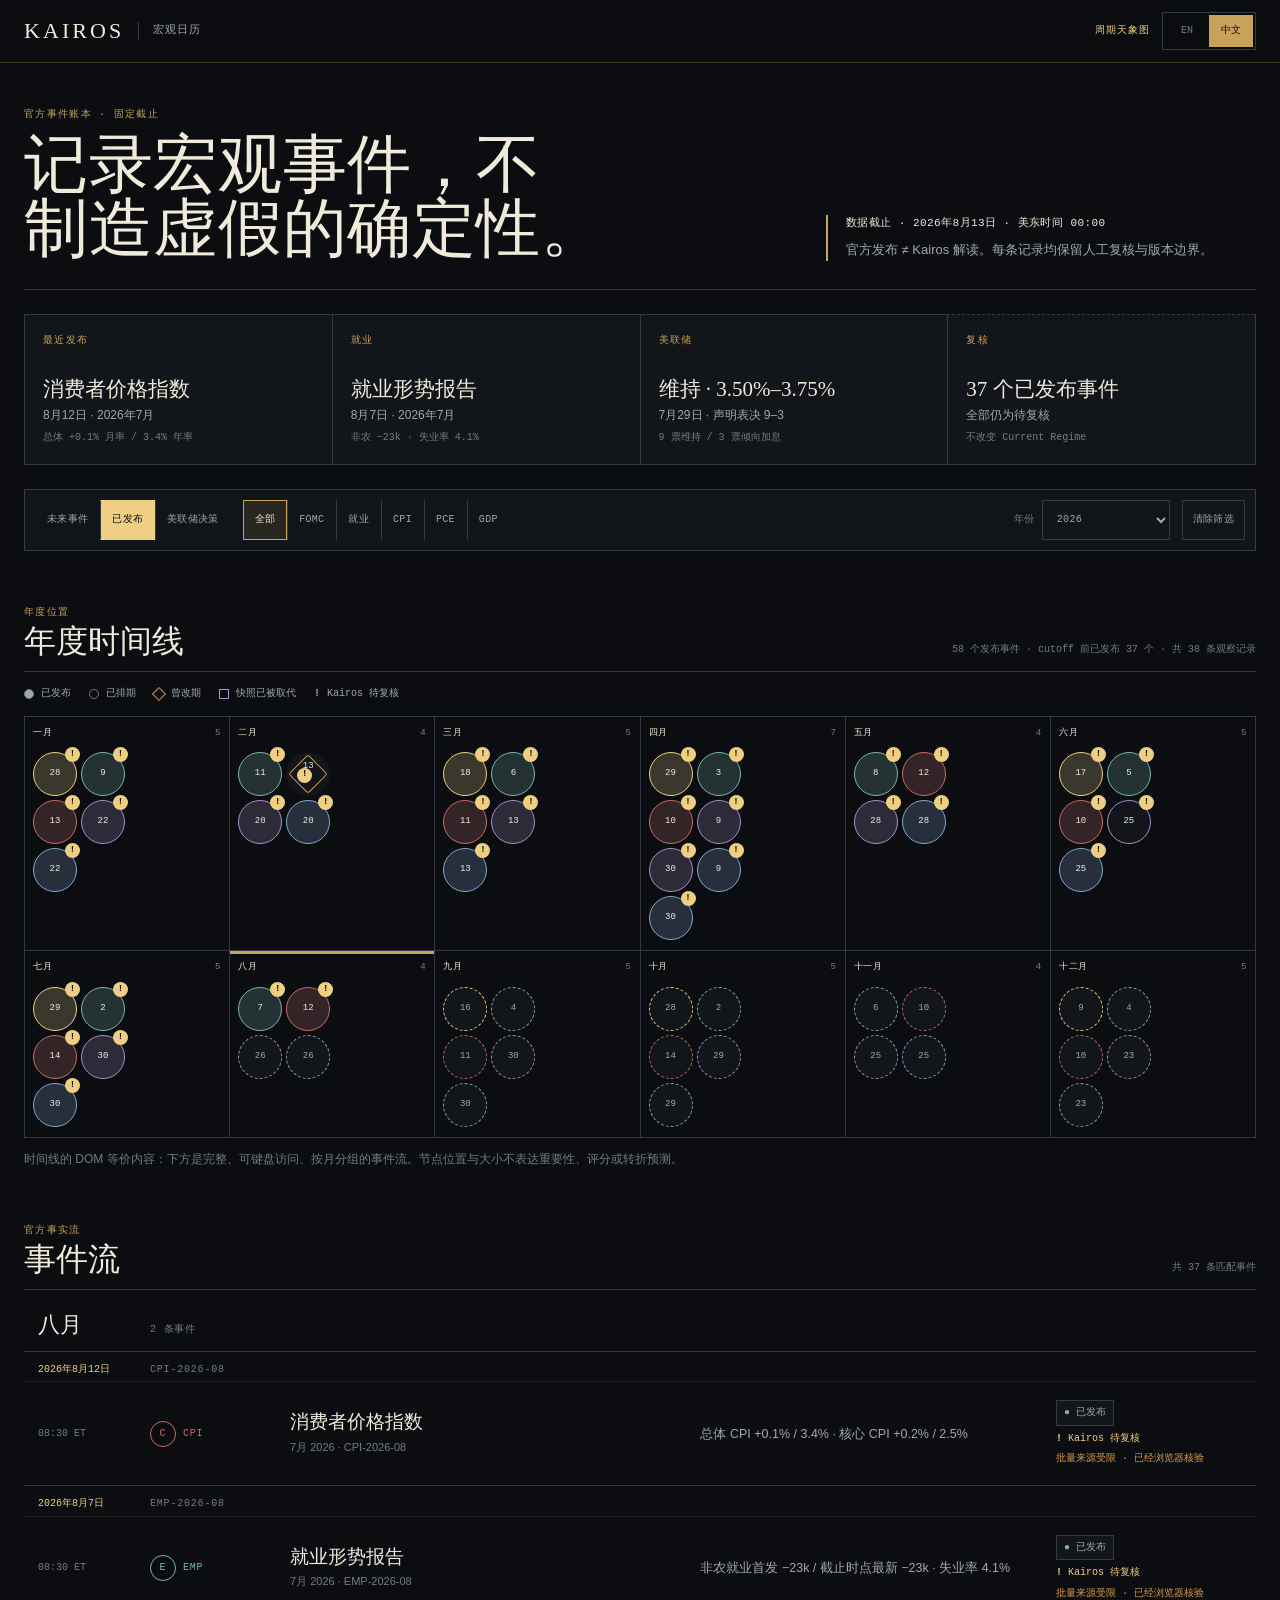
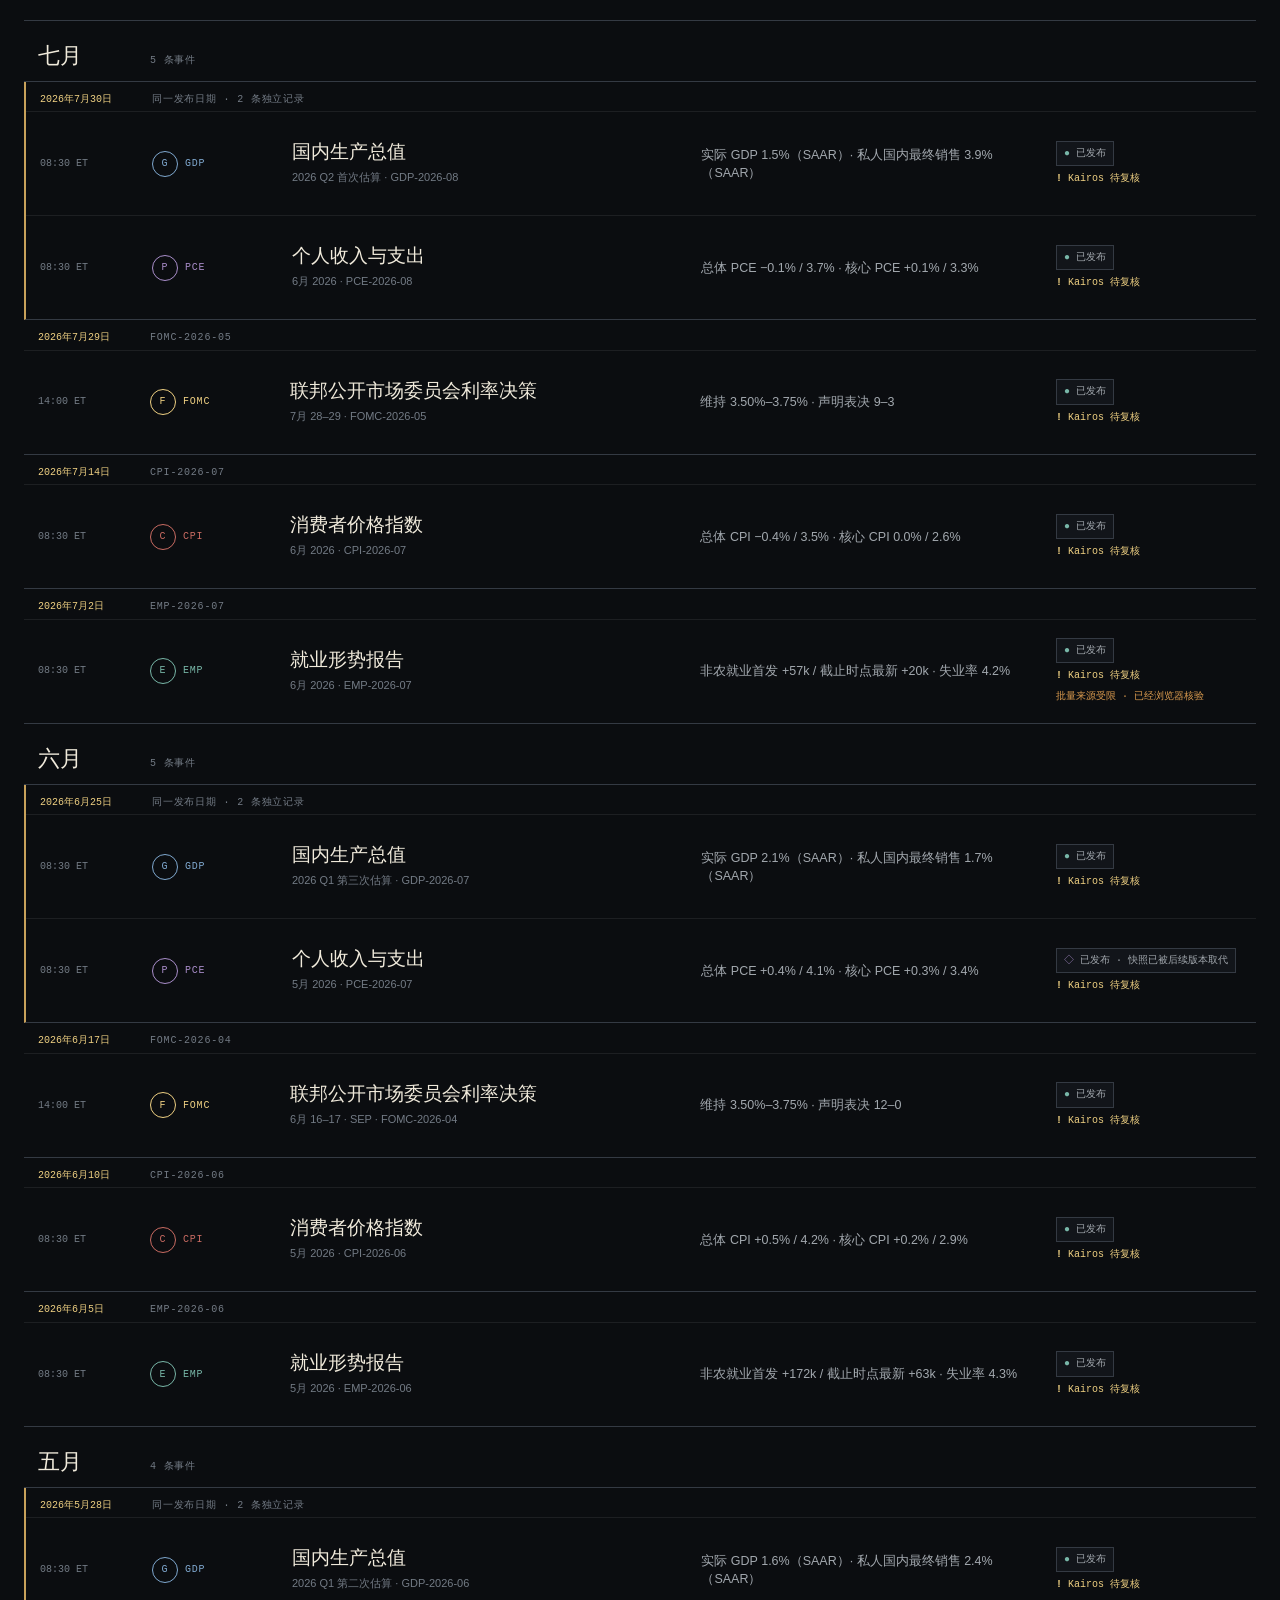
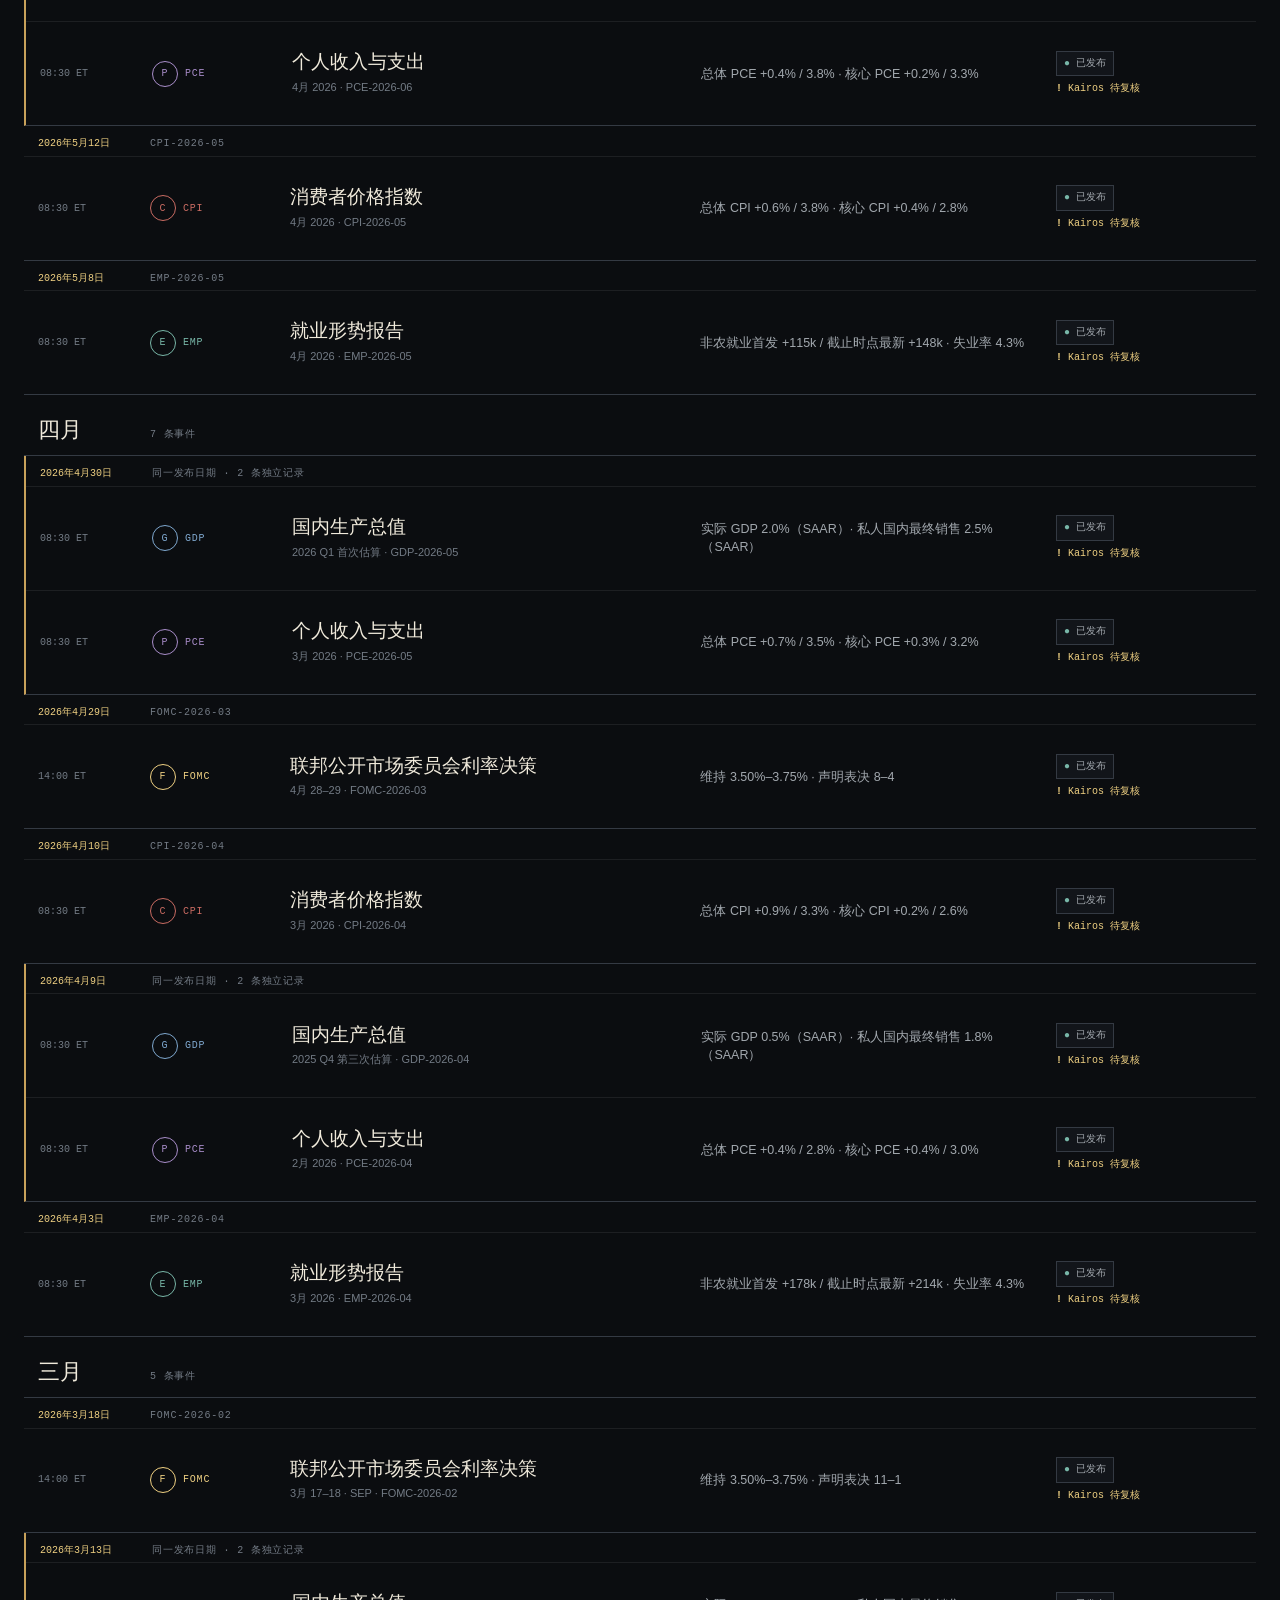
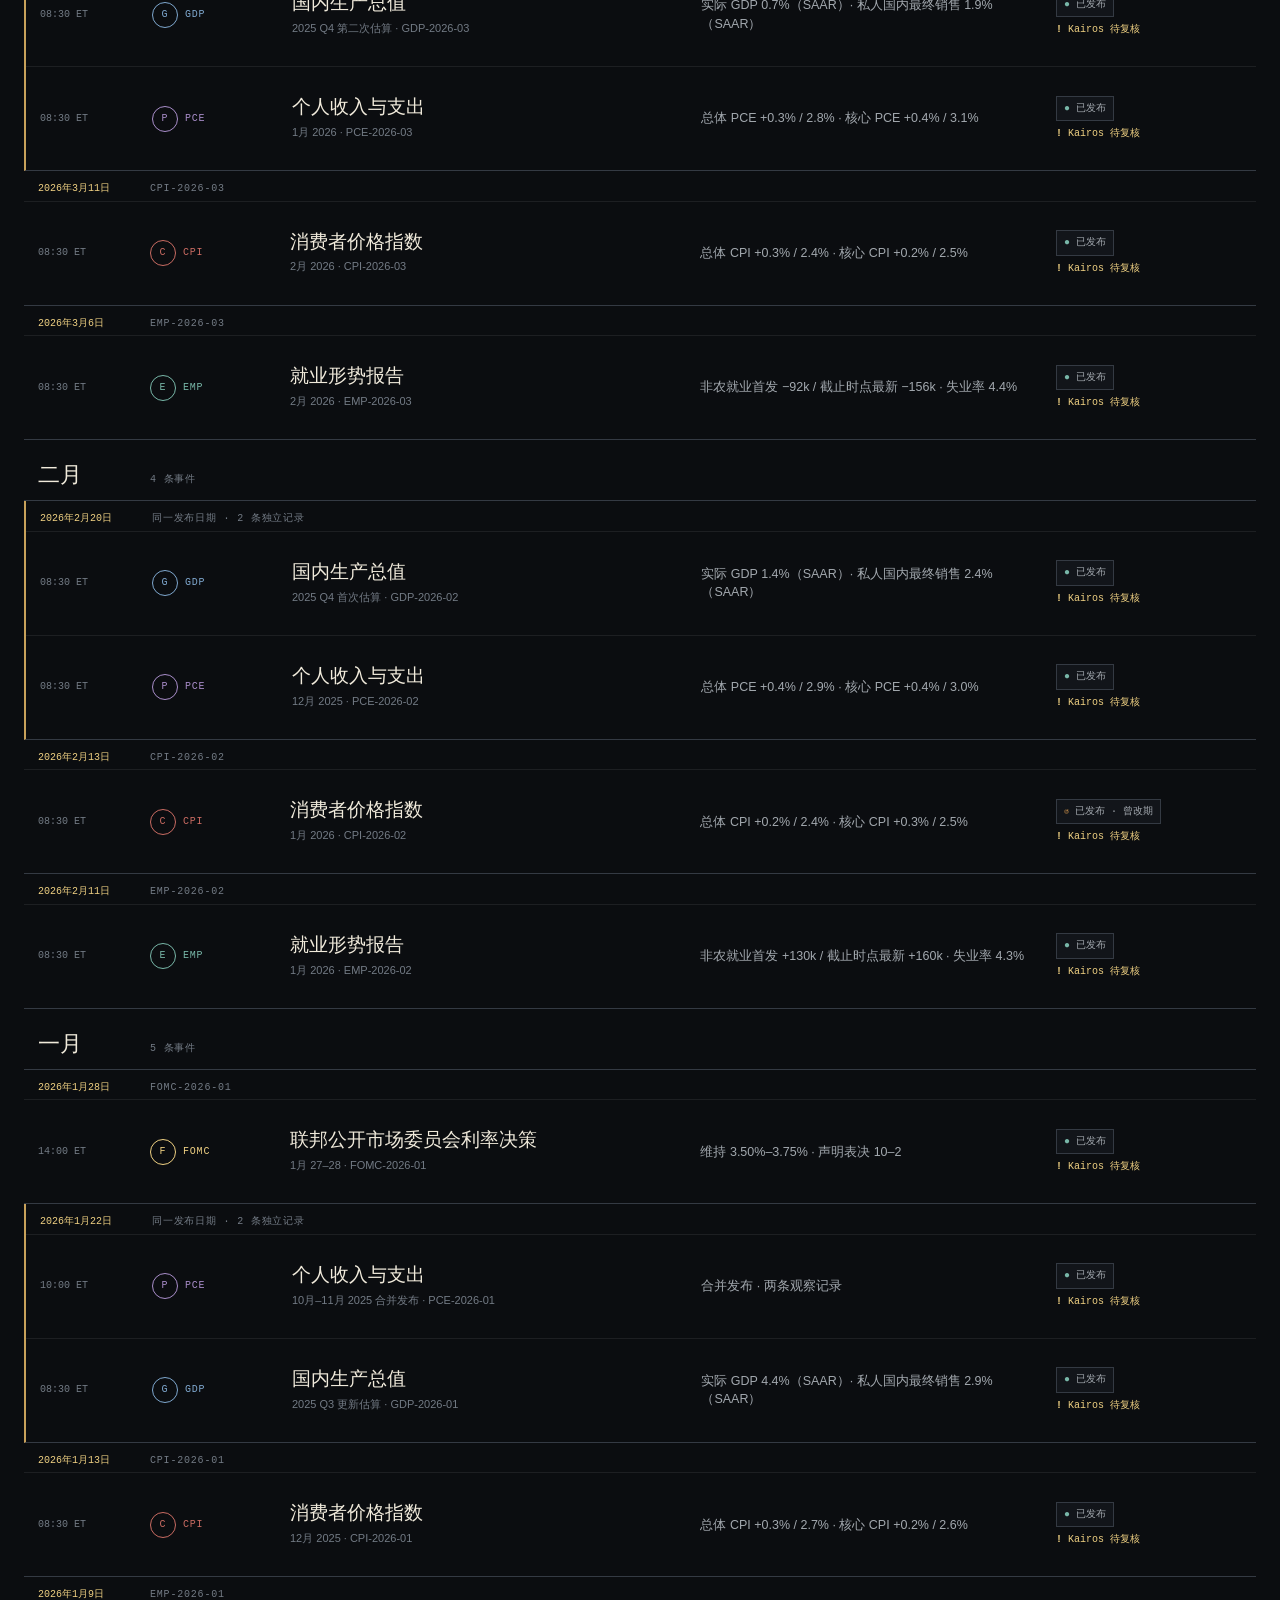
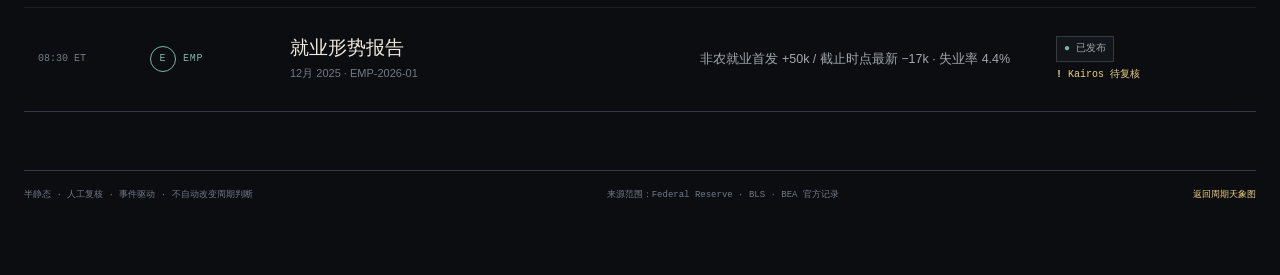
<file: macro-calendar/index.html>
<!doctype html>
<html lang="zh-CN">
<head>
  <meta charset="utf-8">
  <meta name="viewport" content="width=device-width, initial-scale=1, viewport-fit=cover">
  <meta name="robots" content="index, follow">
  <title>2026 宏观日历与事件账本 | Kairos</title>
  <meta name="description" content="Kairos 2026 宏观日历：以官方来源整理 FOMC、就业、CPI、PCE 与 GDP 事件、修订链和人工复核状态。">
  <link rel="canonical" href="https://kairos-atlas.com/macro-calendar/">
  <meta property="og:type" content="website">
  <meta property="og:site_name" content="Kairos · Macro Cycle Observatory">
  <meta property="og:title" content="2026 宏观日历与事件账本 | Kairos">
  <meta property="og:description" content="五类美国官方宏观事件的时间线、事件流、修订链与证据边界。">
  <meta property="og:url" content="https://kairos-atlas.com/macro-calendar/">
  <meta property="og:image" content="https://kairos-atlas.com/assets/social/kairos-github-preview.png">
  <meta name="twitter:card" content="summary_large_image">
  <meta name="twitter:title" content="2026 宏观日历与事件账本 | Kairos">
  <meta name="twitter:description" content="五类美国官方宏观事件的时间线、事件流、修订链与证据边界。">
  <meta name="twitter:image" content="https://kairos-atlas.com/assets/social/kairos-github-preview.png">
  <link rel="icon" href="/favicon.svg" type="image/svg+xml">
  <link rel="stylesheet" href="styles.css?v=0.1.1">
  <script type="application/ld+json">
  {
    "@context": "https://schema.org",
    "@graph": [
      {
        "@type": "WebPage",
        "@id": "https://kairos-atlas.com/macro-calendar/#webpage",
        "url": "https://kairos-atlas.com/macro-calendar/",
        "name": "2026 宏观日历与事件账本 | Kairos",
        "description": "Kairos 2026 宏观日历：以官方来源整理 FOMC、就业、CPI、PCE 与 GDP 事件、修订链和人工复核状态。",
        "dateModified": "2026-08-13",
        "isPartOf": { "@id": "https://kairos-atlas.com/#website" }
      },
      {
        "@type": "BreadcrumbList",
        "itemListElement": [
          { "@type": "ListItem", "position": 1, "name": "Kairos", "item": "https://kairos-atlas.com/" },
          { "@type": "ListItem", "position": 2, "name": "Macro Calendar", "item": "https://kairos-atlas.com/macro-calendar/" }
        ]
      }
    ]
  }
  </script>
</head>
<body>
  <a class="skip-link" href="#event-stream">跳到事件流</a>

  <header class="app-header">
    <div class="shell header-inner">
      <a class="brand-lockup" href="/" aria-label="返回 Kairos 首页">
        <span class="brand">KAIROS</span>
        <span class="product-name" data-i18n="product">宏观日历</span>
      </a>
      <div class="header-meta">
        <a class="candidate-mark" href="/" data-i18n="observatory">周期天象图</a>
        <div class="language-switch" aria-label="页面语言">
          <button class="lang-button" type="button" data-lang="en" aria-pressed="false">EN</button>
          <button class="lang-button is-active" type="button" data-lang="zh" aria-pressed="true">中文</button>
        </div>
      </div>
    </div>
  </header>

  <main class="shell console">
    <section class="intro" aria-labelledby="page-title">
      <div>
        <p class="eyebrow">OFFICIAL EVENT LEDGER · FIXED CUTOFF</p>
        <h1 id="page-title" data-i18n="title">记录宏观事件，不制造虚假的确定性。</h1>
      </div>
      <div class="intro-note">
        <strong data-i18n="cutoff">数据截止 · 2026年8月13日 · 美东时间 00:00</strong>
        <span data-i18n="boundary">官方发布 ≠ Kairos 解读。每条记录均保留人工复核与版本边界。</span>
      </div>
    </section>

    <section class="context-grid" aria-label="日历上下文">
      <button class="context-cell" type="button" data-open-event="CPI-2026-08">
        <span class="context-key">LATEST RELEASE</span>
        <strong>Consumer Price Index</strong>
        <span>12 Aug · July 2026</span>
        <small>Headline +0.1% MoM / 3.4% YoY</small>
      </button>
      <button class="context-cell" type="button" data-open-event="EMP-2026-08">
        <span class="context-key">EMPLOYMENT</span>
        <strong>Employment Situation</strong>
        <span>07 Aug · July 2026</span>
        <small>Payrolls −23k · unemployment 4.1%</small>
      </button>
      <button class="context-cell" type="button" data-open-event="FOMC-2026-05">
        <span class="context-key">FED</span>
        <strong>Hold · 3.50%–3.75%</strong>
        <span>29 Jul · 9–3 statement vote</span>
        <small>9 hold / 3 hike preference</small>
      </button>
      <div class="context-cell context-status">
        <span class="context-key">REVIEW</span>
        <strong>37 released events</strong>
        <span>All remain review pending</span>
        <small>Does not change Current Regime</small>
      </div>
    </section>

    <section class="controls" aria-labelledby="controls-title">
      <h2 id="controls-title" class="visually-hidden">日历控制</h2>
      <div class="control-group view-control" aria-label="事件视图">
        <button type="button" class="control-button" data-view="upcoming">未来事件</button>
        <button type="button" class="control-button is-active" data-view="released" aria-pressed="true">已发布</button>
        <button type="button" class="control-button" data-view="fed">美联储决策</button>
      </div>
      <div class="control-group family-control" aria-label="事件类别">
        <button type="button" class="filter-button is-active" data-family="all" aria-pressed="true">全部</button>
        <button type="button" class="filter-button" data-family="FOMC">FOMC</button>
        <button type="button" class="filter-button" data-family="EMP">就业</button>
        <button type="button" class="filter-button" data-family="CPI">CPI</button>
        <button type="button" class="filter-button" data-family="PCE">PCE</button>
        <button type="button" class="filter-button" data-family="GDP">GDP</button>
      </div>
      <label class="year-control">
        <span>年份</span>
        <select id="year-select">
          <option value="2026">2026</option>
          <option value="2027">2027 · 暂无清单</option>
        </select>
      </label>
      <button type="button" class="clear-button" id="clear-filters">清除筛选</button>
    </section>

    <div id="invalid-link" class="inline-alert" role="status" hidden>
      <div><strong>未找到该事件链接。</strong> 请求的记录不在这份固定公开清单内。</div>
      <button type="button" id="dismiss-invalid">关闭提示</button>
    </div>

    <section class="timeline-section" aria-labelledby="timeline-title">
      <div class="section-heading">
        <div>
          <p class="section-index">ANNUAL POSITION</p>
          <h2 id="timeline-title">Annual Timeline</h2>
        </div>
        <p>58 release events · 37 released before cutoff · 38 observation rows</p>
      </div>
      <div class="timeline-legend" aria-label="时间线图例">
        <span><i class="legend-shape released"></i> Released</span>
        <span><i class="legend-shape scheduled"></i> Scheduled</span>
        <span><i class="legend-shape rescheduled"></i> Rescheduled</span>
        <span><i class="legend-shape superseded"></i> Superseded snapshot</span>
        <span><b>!</b> Kairos review pending</span>
      </div>
      <div id="timeline-grid" class="timeline-grid" aria-label="2026 annual macro event timeline"></div>
      <div id="month-jumps" class="month-jumps" aria-label="Jump to month"></div>
      <p class="timeline-equivalent">Timeline equivalent: the complete keyboard-readable, month-grouped Event Stream follows below. Node position and size do not score importance or predict turning points.</p>
    </section>

    <section id="event-stream" class="stream-section" aria-labelledby="stream-title">
      <div class="section-heading sticky-heading">
        <div>
          <p class="section-index">OFFICIAL FACT FLOW</p>
          <h2 id="stream-title">Event Stream</h2>
        </div>
        <p id="result-count" aria-live="polite"></p>
      </div>
      <div id="event-list" class="event-list"></div>
      <div id="empty-state" class="empty-state" hidden>
        <span class="empty-code">无匹配事件</span>
        <h3>No events match this view.</h3>
        <p id="empty-description">The selected year or family has no records in the fixed public inventory.</p>
        <button type="button" id="empty-clear">Clear filters</button>
      </div>
      <noscript>
        <div class="noscript-list">
          <h3>可读事件摘要</h3>
          <p>无需 JavaScript 也能读取关键事实。代表记录：7月29日 FOMC 维持 3.50%–3.75%；7月30日第二季度 GDP 首次估值为 1.5% SAAR；8月7日7月非农就业首发 −23k、失业率 4.1%；8月12日7月总体 CPI 为 +0.1% 月率 / 3.4% 年率。固定截止时点内，全部已发布记录仍为 Kairos 待复核。</p>
        </div>
      </noscript>
    </section>

    <footer class="prototype-footer">
      <span data-i18n="footer-boundary">半静态 · 人工复核 · 事件驱动 · 不自动改变周期判断</span>
      <span data-i18n="footer-source">来源范围：Federal Reserve · BLS · BEA 官方记录</span>
      <a href="/" data-i18n="footer-home">返回周期天象图</a>
    </footer>
  </main>

  <dialog id="ledger" class="ledger" aria-labelledby="ledger-title" aria-describedby="ledger-boundary">
    <div class="ledger-shell">
      <header class="ledger-header">
        <div>
          <p id="ledger-type" class="section-index">EVENT LEDGER</p>
          <h2 id="ledger-title">Event</h2>
        </div>
        <button type="button" class="ledger-close" id="ledger-close" aria-label="Close event ledger" title="Close event ledger">×</button>
      </header>
      <div id="ledger-body" class="ledger-body"></div>
      <p id="ledger-boundary" class="ledger-boundary">This official record does not independently change Current Regime, K5-E, or K6 Candidate Watch.</p>
    </div>
  </dialog>

  <script src="app.js?v=0.1.3"></script>
</body>
</html>
</file>
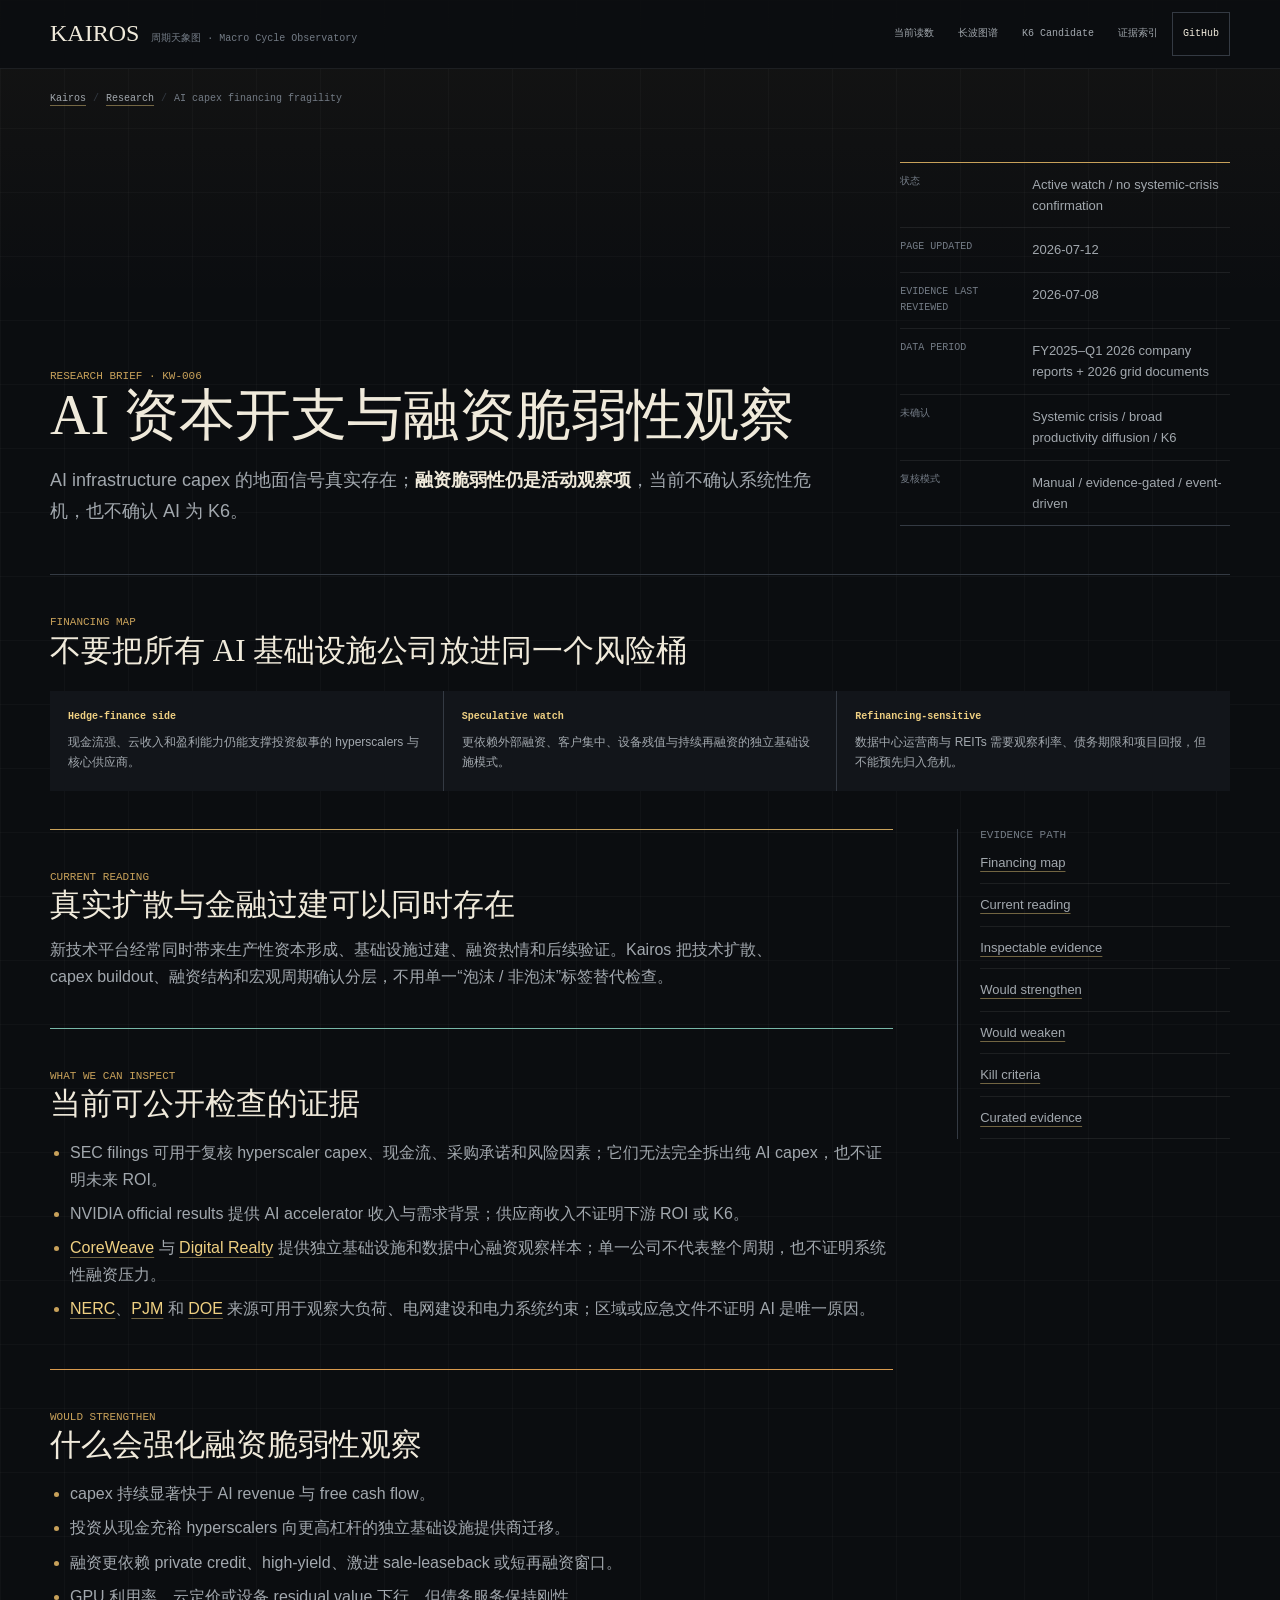
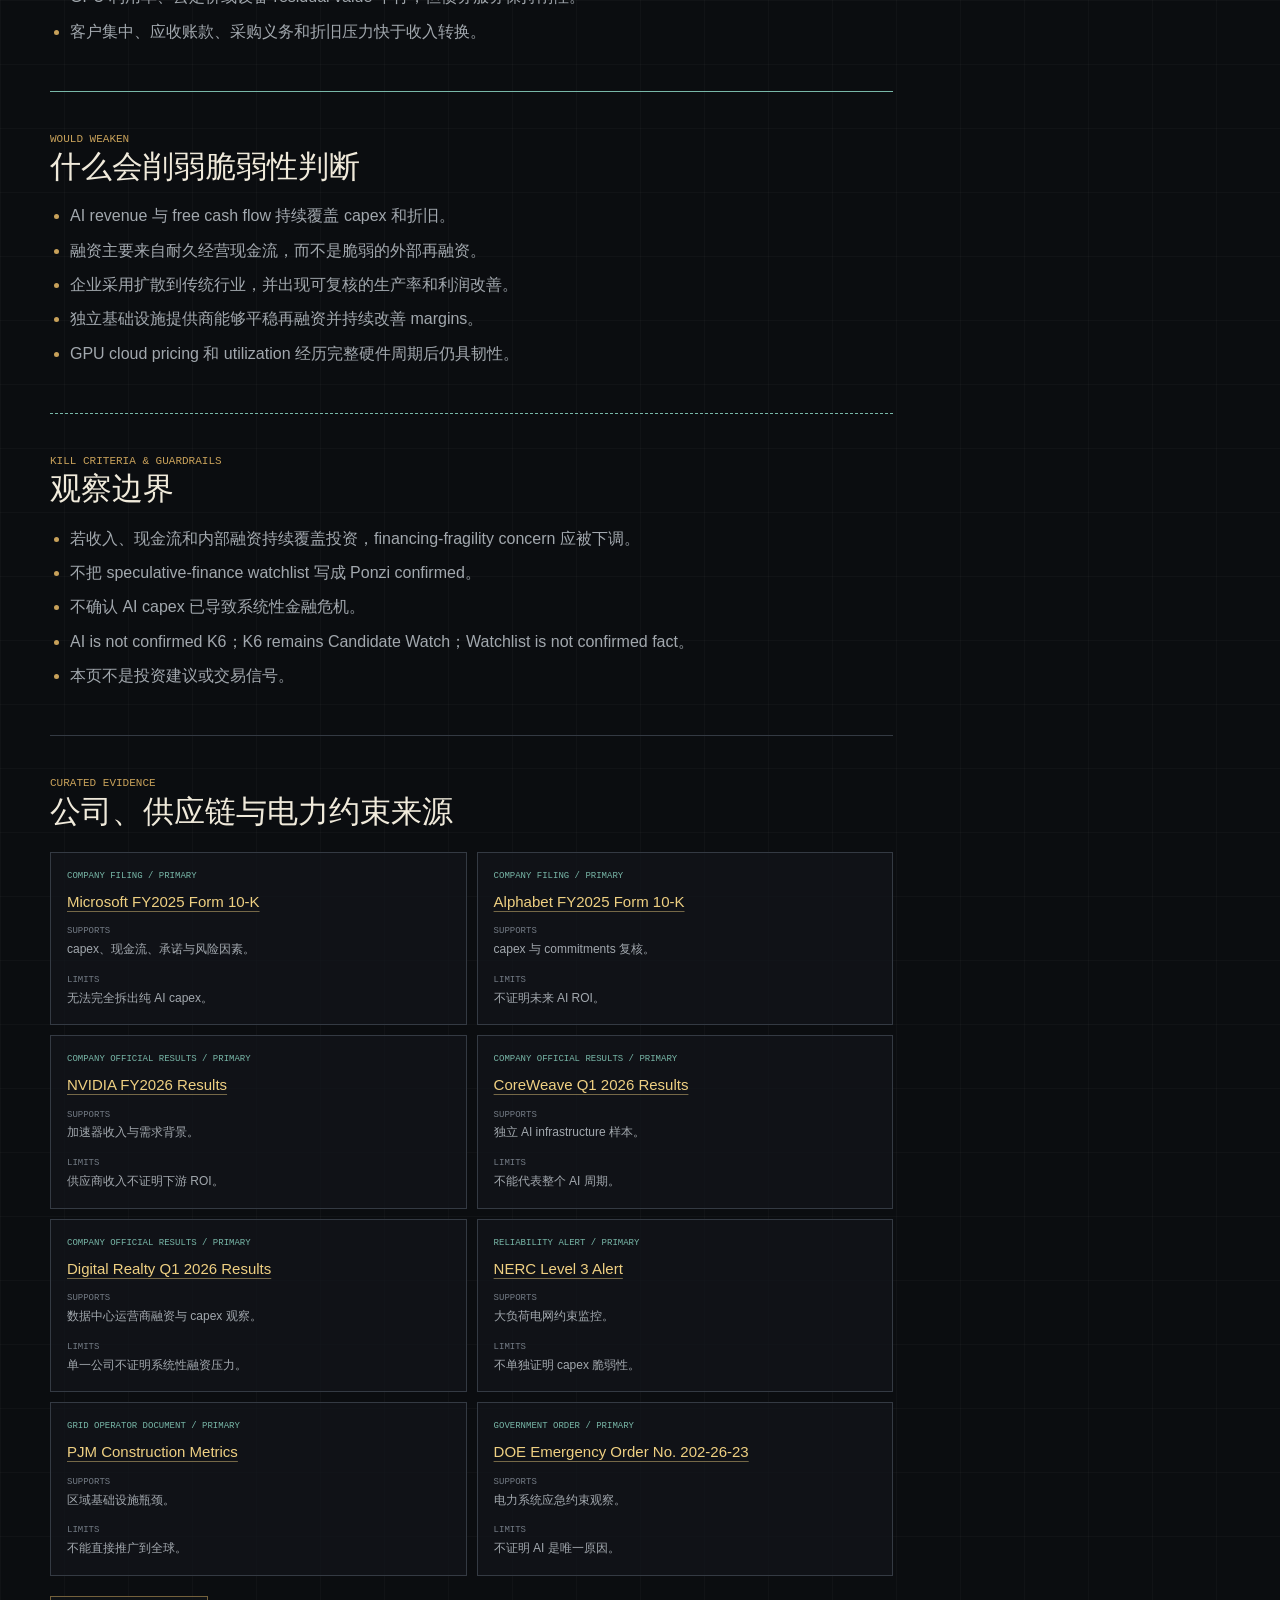
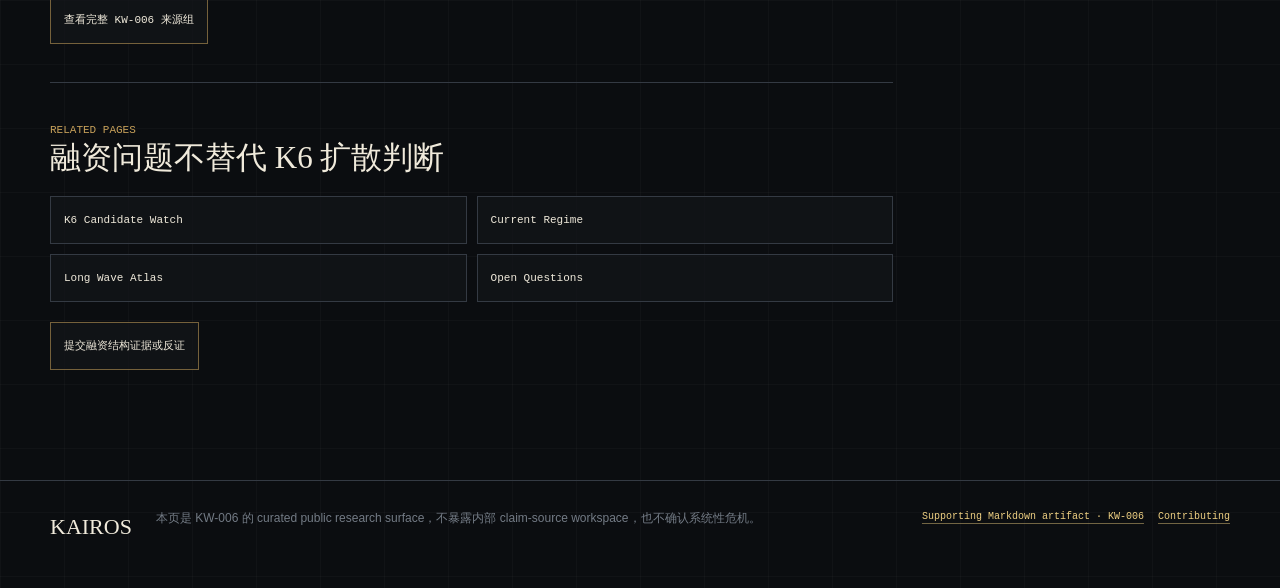
<file: research/ai-capex-financing-fragility/index.html>
<!doctype html>
<html lang="zh-CN">
<head>
  <meta charset="utf-8">
  <meta name="viewport" content="width=device-width,initial-scale=1">
  <title>AI 资本开支与融资脆弱性观察 | Kairos Research</title>
  <meta name="description" content="Kairos 观察 AI infrastructure capex、现金流、融资结构与电力约束。融资脆弱性仍是活动观察项，不确认系统性危机或 AI 为 K6。">
  <meta name="robots" content="index, follow">
  <meta name="theme-color" content="#0b0d10">
  <link rel="canonical" href="https://kairos-atlas.com/research/ai-capex-financing-fragility/">
  <link rel="icon" href="/favicon.svg" type="image/svg+xml" sizes="any">
  <meta property="og:type" content="article">
  <meta property="og:site_name" content="Kairos · 周期天象图">
  <meta property="og:title" content="AI 资本开支与融资脆弱性观察 | Kairos Research">
  <meta property="og:description" content="真实基础设施信号与融资脆弱性并行观察；不确认系统性危机，不确认 AI 为 K6。">
  <meta property="og:url" content="https://kairos-atlas.com/research/ai-capex-financing-fragility/">
  <meta property="og:image" content="https://kairos-atlas.com/assets/social/kairos-github-preview.png">
  <meta name="twitter:card" content="summary_large_image">
  <meta name="twitter:title" content="AI capex financing fragility | Kairos">
  <meta name="twitter:description" content="Capex is real; systemic crisis is not confirmed. Review supports, challenges, and kill criteria.">
  <meta name="twitter:image" content="https://kairos-atlas.com/assets/social/kairos-github-preview.png">
  <link rel="stylesheet" href="/assets/css/research-pages.css">
  <script type="application/ld+json">
  {
    "@context":"https://schema.org",
    "@graph":[
      {
        "@type":"Article",
        "@id":"https://kairos-atlas.com/research/ai-capex-financing-fragility/#article",
        "url":"https://kairos-atlas.com/research/ai-capex-financing-fragility/",
        "headline":"AI 资本开支与融资脆弱性观察",
        "description":"Kairos 观察 AI infrastructure capex、现金流、融资结构与电力约束。融资脆弱性仍是活动观察项，不确认系统性危机或 AI 为 K6。",
        "inLanguage":"zh-CN",
        "dateModified":"2026-07-12",
        "isAccessibleForFree":true,
        "image":"https://kairos-atlas.com/assets/social/kairos-github-preview.png",
        "mainEntityOfPage":"https://kairos-atlas.com/research/ai-capex-financing-fragility/"
      },
      {
        "@type":"BreadcrumbList",
        "itemListElement":[
          {"@type":"ListItem","position":1,"name":"Kairos","item":"https://kairos-atlas.com/"},
          {"@type":"ListItem","position":2,"name":"Research","item":"https://kairos-atlas.com/research/README.md"},
          {"@type":"ListItem","position":3,"name":"AI 资本开支与融资脆弱性","item":"https://kairos-atlas.com/research/ai-capex-financing-fragility/"}
        ]
      }
    ]
  }
  </script>
</head>
<body>
  <header class="topbar"><div class="shell topbar-inner"><a class="brand" href="/"><strong>KAIROS</strong><span>周期天象图 · Macro Cycle Observatory</span></a><nav class="site-nav" aria-label="主要导航"><a href="/current-regime/">当前读数</a><a href="/long-wave-atlas/">长波图谱</a><a href="/research/k6-candidate-watch/">K6 Candidate</a><a href="/research/source-registry/">证据索引</a><a class="github" href="https://github.com/nickzhuchen66/kairos-atlas">GitHub</a></nav></div></header>
  <main>
    <div class="shell">
      <nav class="breadcrumb" aria-label="面包屑"><a href="/">Kairos</a><span aria-hidden="true">/</span><a href="/research/README.md">Research</a><span aria-hidden="true">/</span><span>AI capex financing fragility</span></nav>
      <header class="page-hero">
        <div><div class="eyebrow">Research Brief · KW-006</div><h1>AI 资本开支与融资脆弱性观察</h1><p class="answer">AI infrastructure capex 的地面信号真实存在；<strong>融资脆弱性仍是活动观察项</strong>，当前不确认系统性危机，也不确认 AI 为 K6。</p></div>
        <div class="status-ledger"><div class="status-row"><span>状态</span><span>Active watch / no systemic-crisis confirmation</span></div><div class="status-row"><span>Page updated</span><span>2026-07-12</span></div><div class="status-row"><span>Evidence last reviewed</span><span>2026-07-08</span></div><div class="status-row"><span>Data period</span><span>FY2025–Q1 2026 company reports + 2026 grid documents</span></div><div class="status-row"><span>未确认</span><span>Systemic crisis / broad productivity diffusion / K6</span></div><div class="status-row"><span>复核模式</span><span>Manual / evidence-gated / event-driven</span></div></div>
      </header>

      <section class="section" id="financing-map"><div class="section-label">Financing Map</div><h2>不要把所有 AI 基础设施公司放进同一个风险桶</h2><div class="principles"><div class="principle"><strong>Hedge-finance side</strong><p>现金流强、云收入和盈利能力仍能支撑投资叙事的 hyperscalers 与核心供应商。</p></div><div class="principle"><strong>Speculative watch</strong><p>更依赖外部融资、客户集中、设备残值与持续再融资的独立基础设施模式。</p></div><div class="principle"><strong>Refinancing-sensitive</strong><p>数据中心运营商与 REITs 需要观察利率、债务期限和项目回报，但不能预先归入危机。</p></div></div></section>

      <div class="main-layout">
        <article class="prose">
          <section class="section" id="reading"><div class="section-label">Current Reading</div><h2>真实扩散与金融过建可以同时存在</h2><p>新技术平台经常同时带来生产性资本形成、基础设施过建、融资热情和后续验证。Kairos 把技术扩散、capex buildout、融资结构和宏观周期确认分层，不用单一“泡沫 / 非泡沫”标签替代检查。</p></section>

          <section class="section supported" id="supports"><div class="section-label">What We Can Inspect</div><h2>当前可公开检查的证据</h2><ul><li>SEC filings 可用于复核 hyperscaler capex、现金流、采购承诺和风险因素；它们无法完全拆出纯 AI capex，也不证明未来 ROI。</li><li>NVIDIA official results 提供 AI accelerator 收入与需求背景；供应商收入不证明下游 ROI 或 K6。</li><li><a href="#evidence-coreweave">CoreWeave</a> 与 <a href="#evidence-digital-realty">Digital Realty</a> 提供独立基础设施和数据中心融资观察样本；单一公司不代表整个周期，也不证明系统性融资压力。</li><li><a href="#evidence-nerc">NERC</a>、<a href="#evidence-pjm">PJM</a> 和 <a href="#evidence-doe">DOE</a> 来源可用于观察大负荷、电网建设和电力系统约束；区域或应急文件不证明 AI 是唯一原因。</li></ul></section>

          <section class="section contested" id="strengthen"><div class="section-label">Would Strengthen</div><h2>什么会强化融资脆弱性观察</h2><ul><li>capex 持续显著快于 AI revenue 与 free cash flow。</li><li>投资从现金充裕 hyperscalers 向更高杠杆的独立基础设施提供商迁移。</li><li>融资更依赖 private credit、high-yield、激进 sale-leaseback 或短再融资窗口。</li><li>GPU 利用率、云定价或设备 residual value 下行，但债务服务保持刚性。</li><li>客户集中、应收账款、采购义务和折旧压力快于收入转换。</li></ul></section>

          <section class="section supported" id="weaken"><div class="section-label">Would Weaken</div><h2>什么会削弱脆弱性判断</h2><ul><li>AI revenue 与 free cash flow 持续覆盖 capex 和折旧。</li><li>融资主要来自耐久经营现金流，而不是脆弱的外部再融资。</li><li>企业采用扩散到传统行业，并出现可复核的生产率和利润改善。</li><li>独立基础设施提供商能够平稳再融资并持续改善 margins。</li><li>GPU cloud pricing 和 utilization 经历完整硬件周期后仍具韧性。</li></ul></section>

          <section class="section guardrails" id="kill"><div class="section-label">Kill Criteria & Guardrails</div><h2>观察边界</h2><ul><li>若收入、现金流和内部融资持续覆盖投资，financing-fragility concern 应被下调。</li><li>不把 speculative-finance watchlist 写成 Ponzi confirmed。</li><li>不确认 AI capex 已导致系统性金融危机。</li><li>AI is not confirmed K6；K6 remains Candidate Watch；Watchlist is not confirmed fact。</li><li>本页不是投资建议或交易信号。</li></ul></section>

          <section class="section" id="sources"><div class="section-label">Curated Evidence</div><h2>公司、供应链与电力约束来源</h2><div class="source-list">
            <article class="source-card"><div class="source-type">company filing / primary</div><h3><a href="https://www.sec.gov/Archives/edgar/data/789019/000095017025100235/msft-20250630.htm">Microsoft FY2025 Form 10-K</a></h3><p><b>Supports</b><br>capex、现金流、承诺与风险因素。</p><p><b>Limits</b><br>无法完全拆出纯 AI capex。</p></article>
            <article class="source-card"><div class="source-type">company filing / primary</div><h3><a href="https://www.sec.gov/Archives/edgar/data/1652044/000165204426000018/goog-20251231.htm">Alphabet FY2025 Form 10-K</a></h3><p><b>Supports</b><br>capex 与 commitments 复核。</p><p><b>Limits</b><br>不证明未来 AI ROI。</p></article>
            <article class="source-card"><div class="source-type">company official results / primary</div><h3><a href="https://nvidianews.nvidia.com/news/nvidia-announces-financial-results-for-fourth-quarter-and-fiscal-2026">NVIDIA FY2026 Results</a></h3><p><b>Supports</b><br>加速器收入与需求背景。</p><p><b>Limits</b><br>供应商收入不证明下游 ROI。</p></article>
            <article class="source-card" id="evidence-coreweave"><div class="source-type">company official results / primary</div><h3><a href="https://investors.coreweave.com/news/news-details/2026/CoreWeave-Reports-Strong-First-Quarter-2026-Results/">CoreWeave Q1 2026 Results</a></h3><p><b>Supports</b><br>独立 AI infrastructure 样本。</p><p><b>Limits</b><br>不能代表整个 AI 周期。</p></article>
            <article class="source-card" id="evidence-digital-realty"><div class="source-type">company official results / primary</div><h3><a href="https://investor.digitalrealty.com/static-files/186019d2-aa98-4bf5-a1c6-15bb5af879ed">Digital Realty Q1 2026 Results</a></h3><p><b>Supports</b><br>数据中心运营商融资与 capex 观察。</p><p><b>Limits</b><br>单一公司不证明系统性融资压力。</p></article>
            <article class="source-card" id="evidence-nerc"><div class="source-type">reliability alert / primary</div><h3><a href="https://www.nerc.com/newsroom/nerc-issues-level-3-alert-reliability-guideline-focused-on-large-load-challenges">NERC Level 3 Alert</a></h3><p><b>Supports</b><br>大负荷电网约束监控。</p><p><b>Limits</b><br>不单独证明 capex 脆弱性。</p></article>
            <article class="source-card" id="evidence-pjm"><div class="source-type">grid operator document / primary</div><h3><a href="https://www.pjm.com/-/media/DotCom/committees-groups/subcommittees/ips/2026/20260126/20260126-item-04---construction-metrics.pdf">PJM Construction Metrics</a></h3><p><b>Supports</b><br>区域基础设施瓶颈。</p><p><b>Limits</b><br>不能直接推广到全球。</p></article>
            <article class="source-card" id="evidence-doe"><div class="source-type">government order / primary</div><h3><a href="https://www.energy.gov/documents/doe-emergency-order-no-202-26-23pdf">DOE Emergency Order No. 202-26-23</a></h3><p><b>Supports</b><br>电力系统应急约束观察。</p><p><b>Limits</b><br>不证明 AI 是唯一原因。</p></article>
          </div><a class="action-link" href="/research/source-registry/">查看完整 KW-006 来源组</a></section>

          <section class="section" id="related"><div class="section-label">Related Pages</div><h2>融资问题不替代 K6 扩散判断</h2><div class="related-links"><a href="/research/k6-candidate-watch/">K6 Candidate Watch</a><a href="/current-regime/">Current Regime</a><a href="/long-wave-atlas/">Long Wave Atlas</a><a href="/research/OPEN_QUESTIONS.md">Open Questions</a></div><a class="action-link" href="https://github.com/nickzhuchen66/kairos-atlas/issues/new/choose">提交融资结构证据或反证</a></section>
        </article>
        <aside class="side-index" aria-label="页内导航"><h2>Evidence Path</h2><a href="#financing-map">Financing map</a><a href="#reading">Current reading</a><a href="#supports">Inspectable evidence</a><a href="#strengthen">Would strengthen</a><a href="#weaken">Would weaken</a><a href="#kill">Kill criteria</a><a href="#sources">Curated evidence</a></aside>
      </div>
    </div>
  </main>
  <footer class="page-footer"><div class="shell footer-inner"><div class="footer-brand">KAIROS</div><div class="footer-note">本页是 KW-006 的 curated public research surface，不暴露内部 claim-source workspace，也不确认系统性危机。</div><div class="footer-links"><a href="/research/KW-006_AI_Capex_Financing_Fragility.md">Supporting Markdown artifact · KW-006</a><a href="/CONTRIBUTING.md">Contributing</a></div></div></footer>
</body>
</html>
</file>
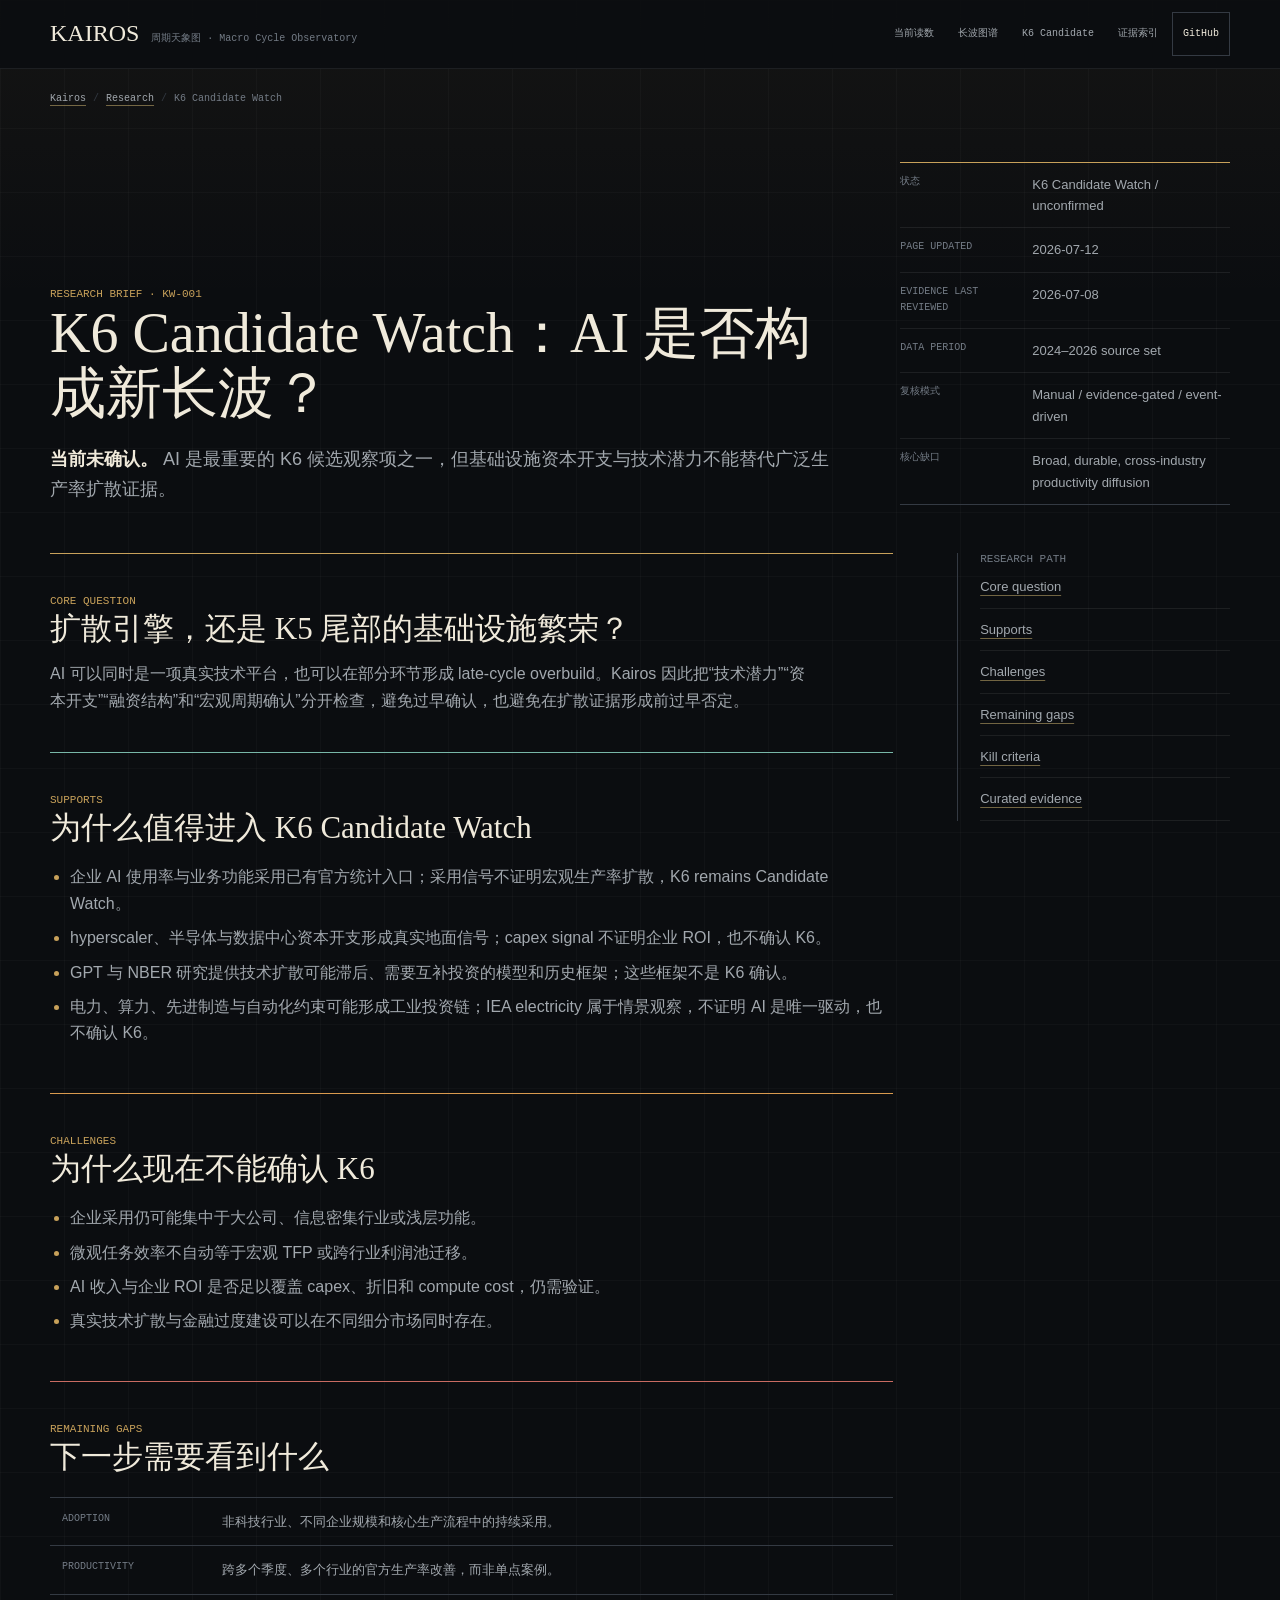
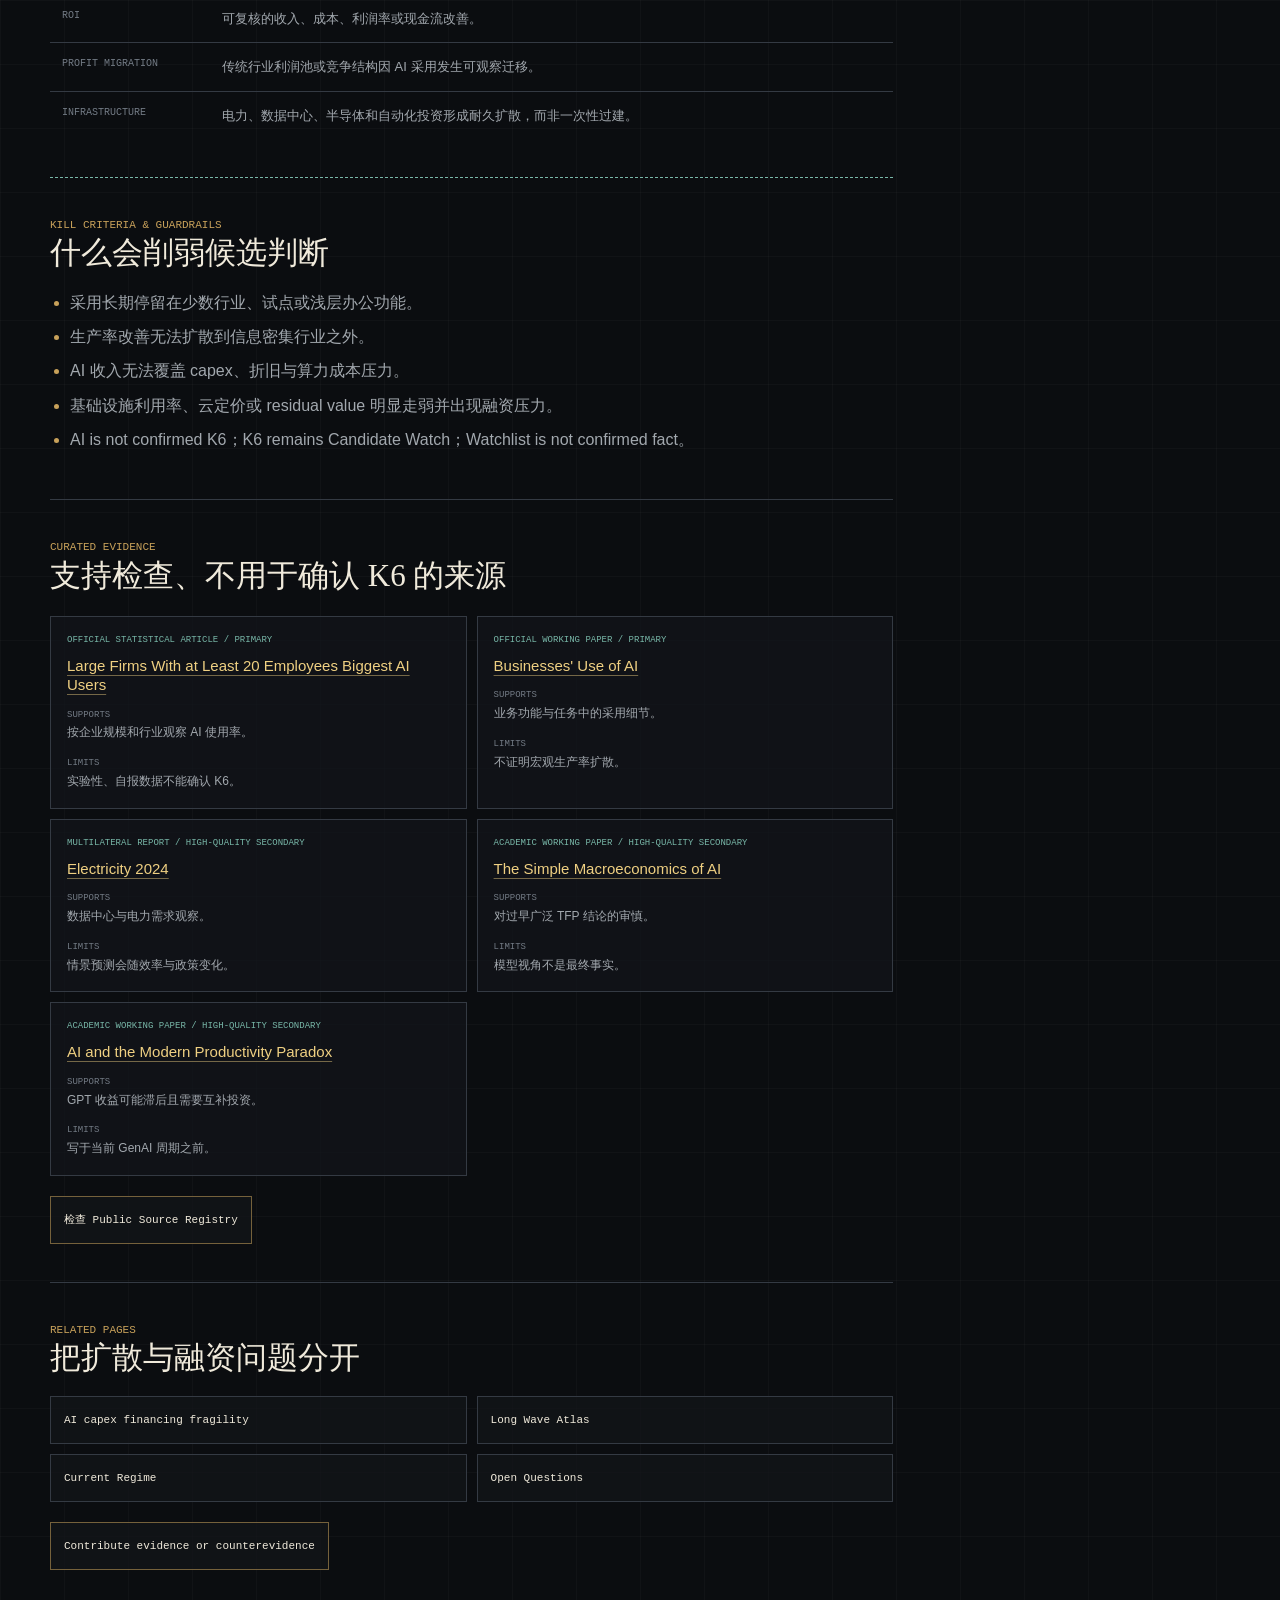
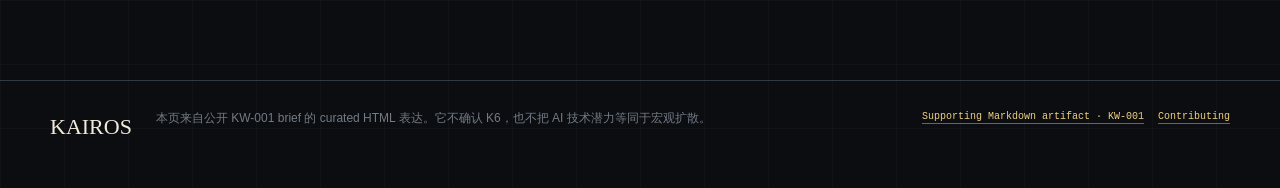
<file: research/k6-candidate-watch/index.html>
<!doctype html>
<html lang="zh-CN">
<head>
  <meta charset="utf-8">
  <meta name="viewport" content="width=device-width,initial-scale=1">
  <title>K6 Candidate Watch：AI 是否构成新长波？ | Kairos</title>
  <meta name="description" content="Kairos 以证据门控方式观察 AI 是否具备新长波扩散条件。当前结论：K6 尚未确认，AI 仍是 Candidate Watch。">
  <meta name="robots" content="index, follow">
  <meta name="theme-color" content="#0b0d10">
  <link rel="canonical" href="https://kairos-atlas.com/research/k6-candidate-watch/">
  <link rel="icon" href="/favicon.svg" type="image/svg+xml" sizes="any">
  <meta property="og:type" content="article">
  <meta property="og:site_name" content="Kairos · 周期天象图">
  <meta property="og:title" content="K6 Candidate Watch：AI 是否构成新长波？">
  <meta property="og:description" content="当前未确认。检查 AI adoption、生产率扩散、企业 ROI、基础设施和融资结构。">
  <meta property="og:url" content="https://kairos-atlas.com/research/k6-candidate-watch/">
  <meta property="og:image" content="https://kairos-atlas.com/assets/social/kairos-github-preview.png">
  <meta name="twitter:card" content="summary_large_image">
  <meta name="twitter:title" content="K6 Candidate Watch：AI 是否构成新长波？">
  <meta name="twitter:description" content="AI is not confirmed K6. Kairos tracks supports, challenges, gaps, and kill criteria.">
  <meta name="twitter:image" content="https://kairos-atlas.com/assets/social/kairos-github-preview.png">
  <link rel="stylesheet" href="/assets/css/research-pages.css">
  <script type="application/ld+json">
  {
    "@context":"https://schema.org",
    "@graph":[
      {
        "@type":"Article",
        "@id":"https://kairos-atlas.com/research/k6-candidate-watch/#article",
        "url":"https://kairos-atlas.com/research/k6-candidate-watch/",
        "headline":"K6 Candidate Watch：AI 是否构成新长波？",
        "description":"Kairos 以证据门控方式观察 AI 是否具备新长波扩散条件。当前结论：K6 尚未确认，AI 仍是 Candidate Watch。",
        "inLanguage":"zh-CN",
        "dateModified":"2026-07-12",
        "isAccessibleForFree":true,
        "image":"https://kairos-atlas.com/assets/social/kairos-github-preview.png",
        "mainEntityOfPage":"https://kairos-atlas.com/research/k6-candidate-watch/"
      },
      {
        "@type":"BreadcrumbList",
        "itemListElement":[
          {"@type":"ListItem","position":1,"name":"Kairos","item":"https://kairos-atlas.com/"},
          {"@type":"ListItem","position":2,"name":"Research","item":"https://kairos-atlas.com/research/README.md"},
          {"@type":"ListItem","position":3,"name":"K6 Candidate Watch","item":"https://kairos-atlas.com/research/k6-candidate-watch/"}
        ]
      }
    ]
  }
  </script>
</head>
<body>
  <header class="topbar"><div class="shell topbar-inner"><a class="brand" href="/"><strong>KAIROS</strong><span>周期天象图 · Macro Cycle Observatory</span></a><nav class="site-nav" aria-label="主要导航"><a href="/current-regime/">当前读数</a><a href="/long-wave-atlas/">长波图谱</a><a href="/research/k6-candidate-watch/" aria-current="page">K6 Candidate</a><a href="/research/source-registry/">证据索引</a><a class="github" href="https://github.com/nickzhuchen66/kairos-atlas">GitHub</a></nav></div></header>
  <main>
    <div class="shell">
      <nav class="breadcrumb" aria-label="面包屑"><a href="/">Kairos</a><span aria-hidden="true">/</span><a href="/research/README.md">Research</a><span aria-hidden="true">/</span><span>K6 Candidate Watch</span></nav>
      <header class="page-hero">
        <div><div class="eyebrow">Research Brief · KW-001</div><h1>K6 Candidate Watch：AI 是否构成新长波？</h1><p class="answer"><strong>当前未确认。</strong> AI 是最重要的 K6 候选观察项之一，但基础设施资本开支与技术潜力不能替代广泛生产率扩散证据。</p></div>
        <div class="status-ledger"><div class="status-row"><span>状态</span><span>K6 Candidate Watch / unconfirmed</span></div><div class="status-row"><span>Page updated</span><span>2026-07-12</span></div><div class="status-row"><span>Evidence last reviewed</span><span>2026-07-08</span></div><div class="status-row"><span>Data period</span><span>2024–2026 source set</span></div><div class="status-row"><span>复核模式</span><span>Manual / evidence-gated / event-driven</span></div><div class="status-row"><span>核心缺口</span><span>Broad, durable, cross-industry productivity diffusion</span></div></div>
      </header>

      <div class="main-layout">
        <article class="prose">
          <section class="section" id="thesis"><div class="section-label">Core Question</div><h2>扩散引擎，还是 K5 尾部的基础设施繁荣？</h2><p>AI 可以同时是一项真实技术平台，也可以在部分环节形成 late-cycle overbuild。Kairos 因此把“技术潜力”“资本开支”“融资结构”和“宏观周期确认”分开检查，避免过早确认，也避免在扩散证据形成前过早否定。</p></section>

          <section class="section supported" id="supports"><div class="section-label">Supports</div><h2>为什么值得进入 K6 Candidate Watch</h2><ul><li>企业 AI 使用率与业务功能采用已有官方统计入口；采用信号不证明宏观生产率扩散，K6 remains Candidate Watch。</li><li>hyperscaler、半导体与数据中心资本开支形成真实地面信号；capex signal 不证明企业 ROI，也不确认 K6。</li><li>GPT 与 NBER 研究提供技术扩散可能滞后、需要互补投资的模型和历史框架；这些框架不是 K6 确认。</li><li>电力、算力、先进制造与自动化约束可能形成工业投资链；IEA electricity 属于情景观察，不证明 AI 是唯一驱动，也不确认 K6。</li></ul></section>

          <section class="section contested" id="challenges"><div class="section-label">Challenges</div><h2>为什么现在不能确认 K6</h2><ul><li>企业采用仍可能集中于大公司、信息密集行业或浅层功能。</li><li>微观任务效率不自动等于宏观 TFP 或跨行业利润池迁移。</li><li>AI 收入与企业 ROI 是否足以覆盖 capex、折旧和 compute cost，仍需验证。</li><li>真实技术扩散与金融过度建设可以在不同细分市场同时存在。</li></ul></section>

          <section class="section gaps" id="gaps"><div class="section-label">Remaining Gaps</div><h2>下一步需要看到什么</h2><table class="signal-table"><tbody><tr><th>Adoption</th><td>非科技行业、不同企业规模和核心生产流程中的持续采用。</td></tr><tr><th>Productivity</th><td>跨多个季度、多个行业的官方生产率改善，而非单点案例。</td></tr><tr><th>ROI</th><td>可复核的收入、成本、利润率或现金流改善。</td></tr><tr><th>Profit Migration</th><td>传统行业利润池或竞争结构因 AI 采用发生可观察迁移。</td></tr><tr><th>Infrastructure</th><td>电力、数据中心、半导体和自动化投资形成耐久扩散，而非一次性过建。</td></tr></tbody></table></section>

          <section class="section guardrails" id="kill"><div class="section-label">Kill Criteria & Guardrails</div><h2>什么会削弱候选判断</h2><ul><li>采用长期停留在少数行业、试点或浅层办公功能。</li><li>生产率改善无法扩散到信息密集行业之外。</li><li>AI 收入无法覆盖 capex、折旧与算力成本压力。</li><li>基础设施利用率、云定价或 residual value 明显走弱并出现融资压力。</li><li>AI is not confirmed K6；K6 remains Candidate Watch；Watchlist is not confirmed fact。</li></ul></section>

          <section class="section" id="sources"><div class="section-label">Curated Evidence</div><h2>支持检查、不用于确认 K6 的来源</h2><div class="source-list">
            <article class="source-card"><div class="source-type">official statistical article / primary</div><h3><a href="https://www.census.gov/library/stories/2026/05/ai-use-businesses.html">Large Firms With at Least 20 Employees Biggest AI Users</a></h3><p><b>Supports</b><br>按企业规模和行业观察 AI 使用率。</p><p><b>Limits</b><br>实验性、自报数据不能确认 K6。</p></article>
            <article class="source-card"><div class="source-type">official working paper / primary</div><h3><a href="https://www.census.gov/library/working-papers/2026/adrm/CES-WP-26-25.html">Businesses' Use of AI</a></h3><p><b>Supports</b><br>业务功能与任务中的采用细节。</p><p><b>Limits</b><br>不证明宏观生产率扩散。</p></article>
            <article class="source-card"><div class="source-type">multilateral report / high-quality secondary</div><h3><a href="https://www.iea.org/reports/electricity-2024">Electricity 2024</a></h3><p><b>Supports</b><br>数据中心与电力需求观察。</p><p><b>Limits</b><br>情景预测会随效率与政策变化。</p></article>
            <article class="source-card"><div class="source-type">academic working paper / high-quality secondary</div><h3><a href="https://www.nber.org/papers/w32487">The Simple Macroeconomics of AI</a></h3><p><b>Supports</b><br>对过早广泛 TFP 结论的审慎。</p><p><b>Limits</b><br>模型视角不是最终事实。</p></article>
            <article class="source-card"><div class="source-type">academic working paper / high-quality secondary</div><h3><a href="https://www.nber.org/papers/w24001">AI and the Modern Productivity Paradox</a></h3><p><b>Supports</b><br>GPT 收益可能滞后且需要互补投资。</p><p><b>Limits</b><br>写于当前 GenAI 周期之前。</p></article>
          </div><a class="action-link" href="/research/source-registry/">检查 Public Source Registry</a></section>

          <section class="section" id="related"><div class="section-label">Related Pages</div><h2>把扩散与融资问题分开</h2><div class="related-links"><a href="/research/ai-capex-financing-fragility/">AI capex financing fragility</a><a href="/long-wave-atlas/">Long Wave Atlas</a><a href="/current-regime/">Current Regime</a><a href="/research/OPEN_QUESTIONS.md">Open Questions</a></div><a class="action-link" href="https://github.com/nickzhuchen66/kairos-atlas/issues/new/choose">Contribute evidence or counterevidence</a></section>
        </article>
        <aside class="side-index" aria-label="页内导航"><h2>Research Path</h2><a href="#thesis">Core question</a><a href="#supports">Supports</a><a href="#challenges">Challenges</a><a href="#gaps">Remaining gaps</a><a href="#kill">Kill criteria</a><a href="#sources">Curated evidence</a></aside>
      </div>
    </div>
  </main>
  <footer class="page-footer"><div class="shell footer-inner"><div class="footer-brand">KAIROS</div><div class="footer-note">本页来自公开 KW-001 brief 的 curated HTML 表达。它不确认 K6，也不把 AI 技术潜力等同于宏观扩散。</div><div class="footer-links"><a href="/research/KW-001_AI_as_K6_Candidate.md">Supporting Markdown artifact · KW-001</a><a href="/CONTRIBUTING.md">Contributing</a></div></div></footer>
</body>
</html>
</file>
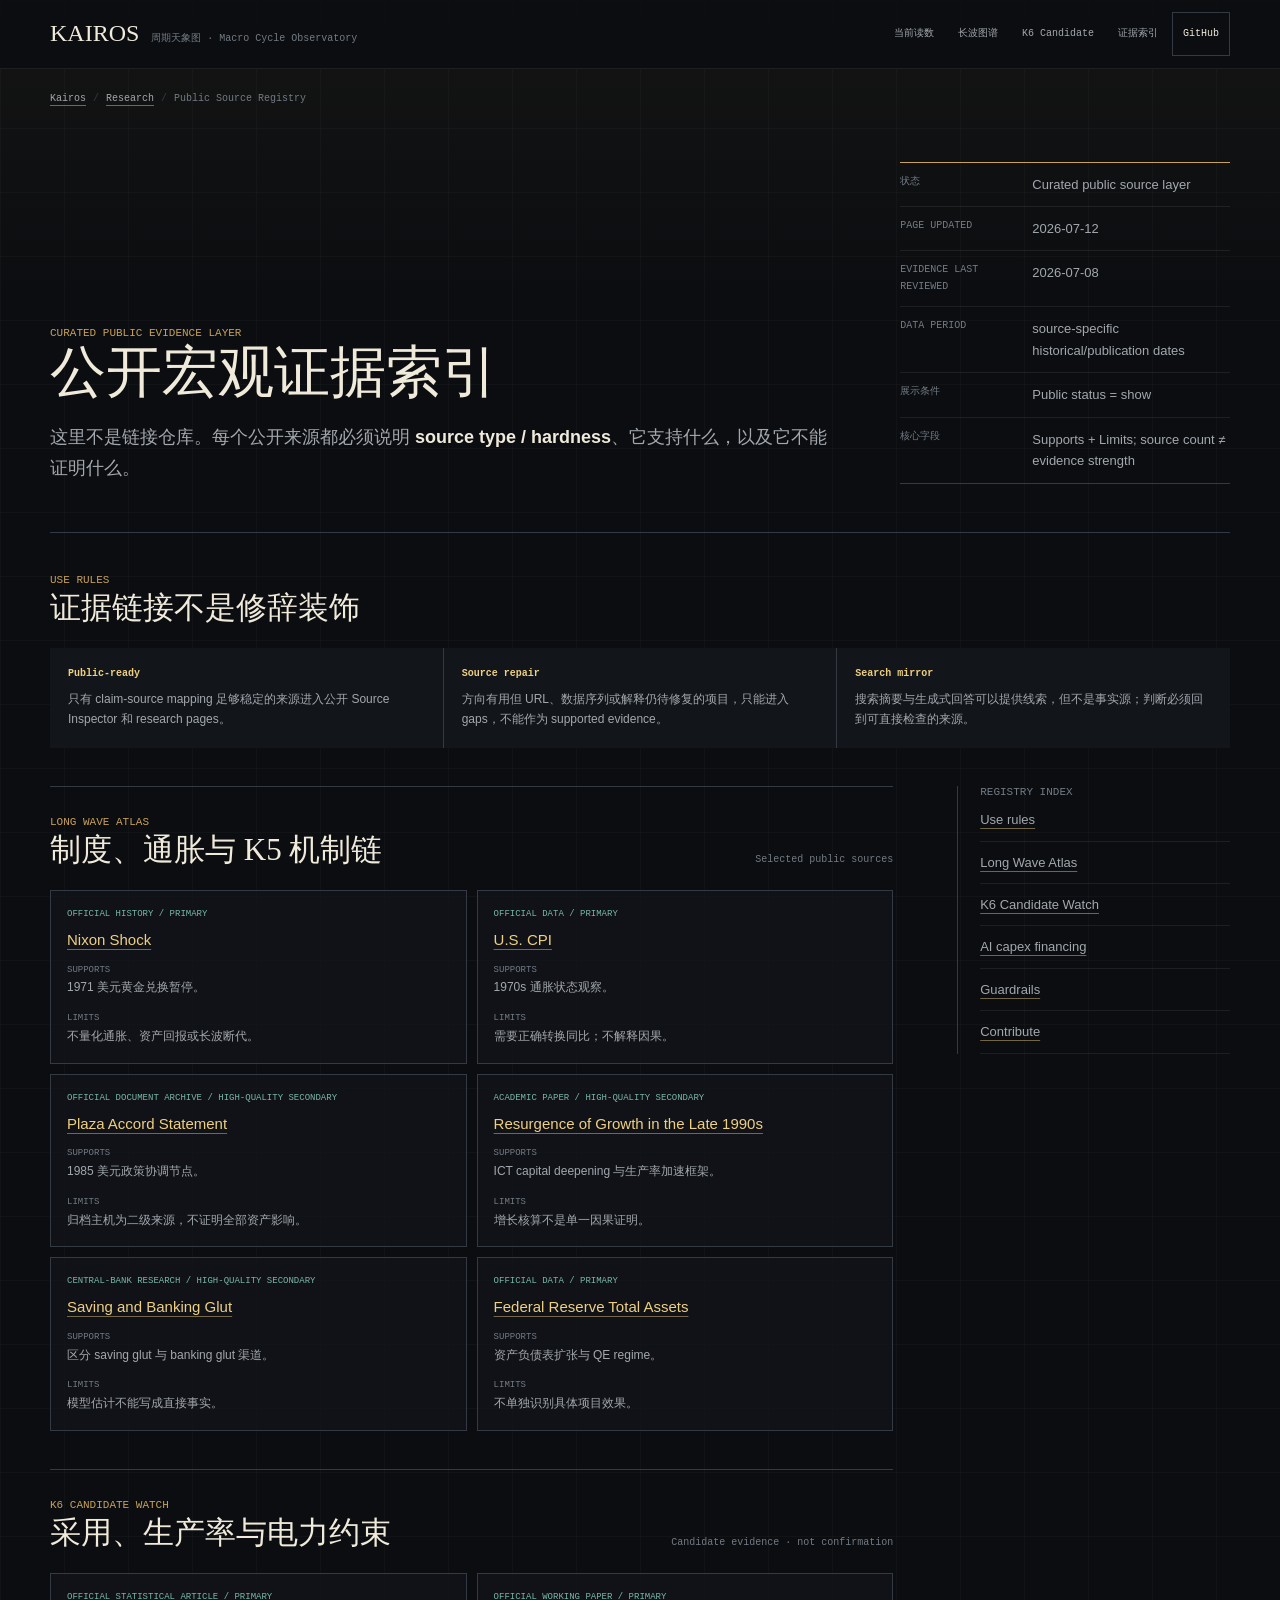
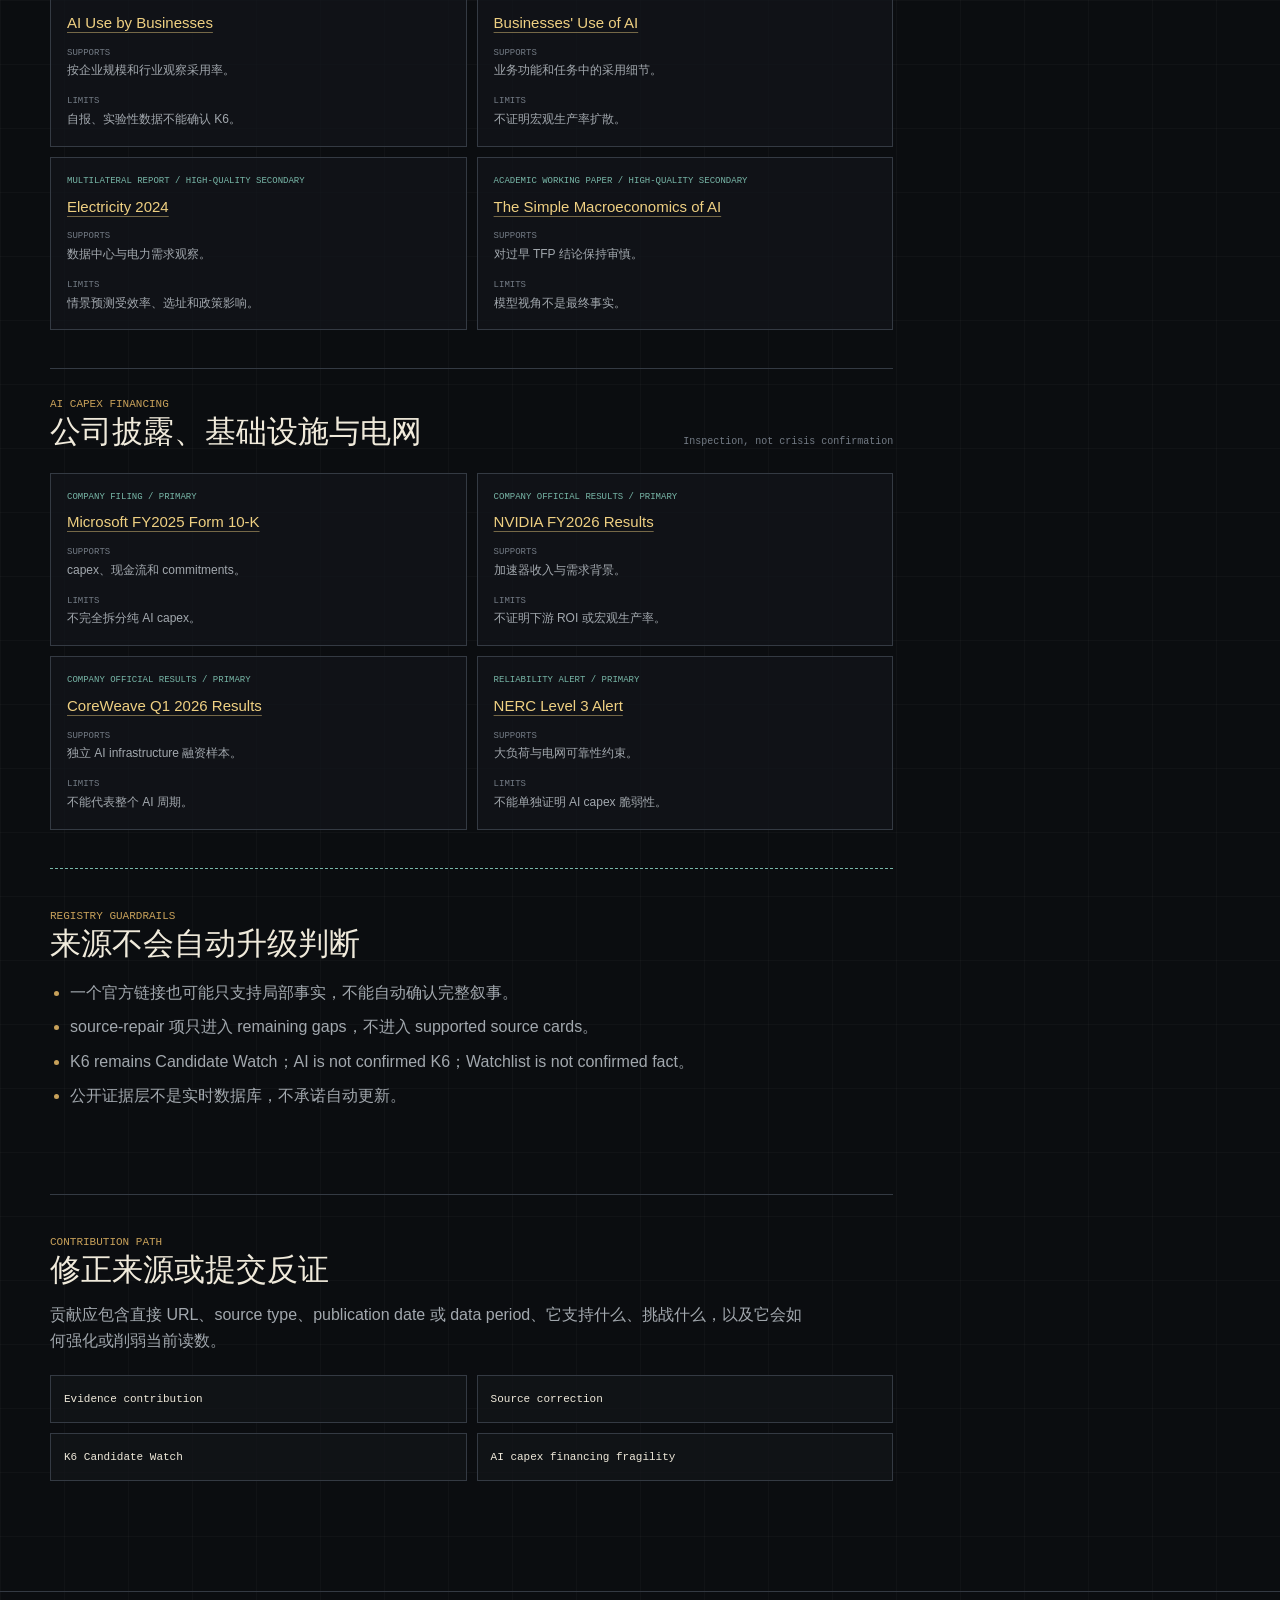
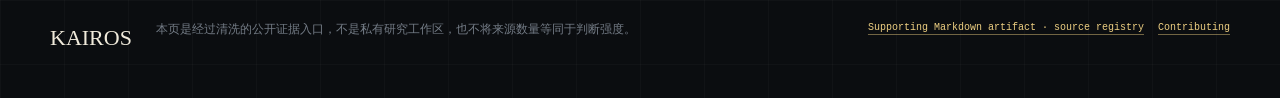
<file: research/source-registry/index.html>
<!doctype html>
<html lang="zh-CN">
<head>
  <meta charset="utf-8">
  <meta name="viewport" content="width=device-width,initial-scale=1">
  <title>公开宏观证据索引 Public Source Registry | Kairos</title>
  <meta name="description" content="Kairos 公开宏观证据索引：按 source type、source hardness、supports 与 limits 展示可检查的宏观周期来源。">
  <meta name="robots" content="index, follow">
  <meta name="theme-color" content="#0b0d10">
  <link rel="canonical" href="https://kairos-atlas.com/research/source-registry/">
  <link rel="icon" href="/favicon.svg" type="image/svg+xml" sizes="any">
  <meta property="og:type" content="website">
  <meta property="og:site_name" content="Kairos · 周期天象图">
  <meta property="og:title" content="公开宏观证据索引 Public Source Registry | Kairos">
  <meta property="og:description" content="每个公开来源都记录它支持什么、不能证明什么，以及来源硬度。">
  <meta property="og:url" content="https://kairos-atlas.com/research/source-registry/">
  <meta property="og:image" content="https://kairos-atlas.com/assets/social/kairos-github-preview.png">
  <meta name="twitter:card" content="summary_large_image">
  <meta name="twitter:title" content="Public Source Registry | Kairos">
  <meta name="twitter:description" content="A curated public evidence layer with source type, hardness, supports, and limits.">
  <meta name="twitter:image" content="https://kairos-atlas.com/assets/social/kairos-github-preview.png">
  <link rel="stylesheet" href="/assets/css/research-pages.css">
  <script type="application/ld+json">
  {
    "@context":"https://schema.org",
    "@graph":[
      {
        "@type":"CollectionPage",
        "@id":"https://kairos-atlas.com/research/source-registry/#page",
        "url":"https://kairos-atlas.com/research/source-registry/",
        "name":"公开宏观证据索引 Public Source Registry | Kairos",
        "description":"Kairos 公开宏观证据索引：按 source type、source hardness、supports 与 limits 展示可检查的宏观周期来源。",
        "inLanguage":"zh-CN",
        "dateModified":"2026-07-12",
        "isAccessibleForFree":true,
        "image":"https://kairos-atlas.com/assets/social/kairos-github-preview.png"
      },
      {
        "@type":"BreadcrumbList",
        "itemListElement":[
          {"@type":"ListItem","position":1,"name":"Kairos","item":"https://kairos-atlas.com/"},
          {"@type":"ListItem","position":2,"name":"Research","item":"https://kairos-atlas.com/research/README.md"},
          {"@type":"ListItem","position":3,"name":"Public Source Registry","item":"https://kairos-atlas.com/research/source-registry/"}
        ]
      }
    ]
  }
  </script>
</head>
<body>
  <header class="topbar"><div class="shell topbar-inner"><a class="brand" href="/"><strong>KAIROS</strong><span>周期天象图 · Macro Cycle Observatory</span></a><nav class="site-nav" aria-label="主要导航"><a href="/current-regime/">当前读数</a><a href="/long-wave-atlas/">长波图谱</a><a href="/research/k6-candidate-watch/">K6 Candidate</a><a href="/research/source-registry/" aria-current="page">证据索引</a><a class="github" href="https://github.com/nickzhuchen66/kairos-atlas">GitHub</a></nav></div></header>
  <main>
    <div class="shell">
      <nav class="breadcrumb" aria-label="面包屑"><a href="/">Kairos</a><span aria-hidden="true">/</span><a href="/research/README.md">Research</a><span aria-hidden="true">/</span><span>Public Source Registry</span></nav>
      <header class="page-hero">
        <div><div class="eyebrow">Curated Public Evidence Layer</div><h1>公开宏观证据索引</h1><p class="answer">这里不是链接仓库。每个公开来源都必须说明 <strong>source type / hardness</strong>、它支持什么，以及它不能证明什么。</p></div>
        <div class="status-ledger"><div class="status-row"><span>状态</span><span>Curated public source layer</span></div><div class="status-row"><span>Page updated</span><span>2026-07-12</span></div><div class="status-row"><span>Evidence last reviewed</span><span>2026-07-08</span></div><div class="status-row"><span>Data period</span><span>source-specific historical/publication dates</span></div><div class="status-row"><span>展示条件</span><span>Public status = show</span></div><div class="status-row"><span>核心字段</span><span>Supports + Limits; source count ≠ evidence strength</span></div></div>
      </header>

      <section class="section" id="method"><div class="section-label">Use Rules</div><h2>证据链接不是修辞装饰</h2><div class="principles"><div class="principle"><strong>Public-ready</strong><p>只有 claim-source mapping 足够稳定的来源进入公开 Source Inspector 和 research pages。</p></div><div class="principle"><strong>Source repair</strong><p>方向有用但 URL、数据序列或解释仍待修复的项目，只能进入 gaps，不能作为 supported evidence。</p></div><div class="principle"><strong>Search mirror</strong><p>搜索摘要与生成式回答可以提供线索，但不是事实源；判断必须回到可直接检查的来源。</p></div></div></section>

      <div class="main-layout">
        <article class="prose registry-groups">
          <section class="registry-group" id="long-wave"><div class="registry-group-head"><div><div class="section-label">Long Wave Atlas</div><h2>制度、通胀与 K5 机制链</h2></div><div class="registry-count">Selected public sources</div></div><div class="source-list">
            <article class="source-card"><div class="source-type">official history / primary</div><h3><a href="https://history.state.gov/milestones/1969-1976/nixon-shock">Nixon Shock</a></h3><p><b>Supports</b><br>1971 美元黄金兑换暂停。</p><p><b>Limits</b><br>不量化通胀、资产回报或长波断代。</p></article>
            <article class="source-card"><div class="source-type">official data / primary</div><h3><a href="https://fred.stlouisfed.org/series/CPIAUCSL">U.S. CPI</a></h3><p><b>Supports</b><br>1970s 通胀状态观察。</p><p><b>Limits</b><br>需要正确转换同比；不解释因果。</p></article>
            <article class="source-card"><div class="source-type">official document archive / high-quality secondary</div><h3><a href="https://g7.utoronto.ca/finance/fm850922.htm">Plaza Accord Statement</a></h3><p><b>Supports</b><br>1985 美元政策协调节点。</p><p><b>Limits</b><br>归档主机为二级来源，不证明全部资产影响。</p></article>
            <article class="source-card"><div class="source-type">academic paper / high-quality secondary</div><h3><a href="https://ideas.repec.org/a/aea/jecper/v14y2000i4p3-22.html">Resurgence of Growth in the Late 1990s</a></h3><p><b>Supports</b><br>ICT capital deepening 与生产率加速框架。</p><p><b>Limits</b><br>增长核算不是单一因果证明。</p></article>
            <article class="source-card"><div class="source-type">central-bank research / high-quality secondary</div><h3><a href="https://www.newyorkfed.org/medialibrary/media/research/staff_reports/sr648.pdf">Saving and Banking Glut</a></h3><p><b>Supports</b><br>区分 saving glut 与 banking glut 渠道。</p><p><b>Limits</b><br>模型估计不能写成直接事实。</p></article>
            <article class="source-card"><div class="source-type">official data / primary</div><h3><a href="https://fred.stlouisfed.org/series/WALCL">Federal Reserve Total Assets</a></h3><p><b>Supports</b><br>资产负债表扩张与 QE regime。</p><p><b>Limits</b><br>不单独识别具体项目效果。</p></article>
          </div></section>

          <section class="registry-group" id="k6"><div class="registry-group-head"><div><div class="section-label">K6 Candidate Watch</div><h2>采用、生产率与电力约束</h2></div><div class="registry-count">Candidate evidence · not confirmation</div></div><div class="source-list">
            <article class="source-card"><div class="source-type">official statistical article / primary</div><h3><a href="https://www.census.gov/library/stories/2026/05/ai-use-businesses.html">AI Use by Businesses</a></h3><p><b>Supports</b><br>按企业规模和行业观察采用率。</p><p><b>Limits</b><br>自报、实验性数据不能确认 K6。</p></article>
            <article class="source-card"><div class="source-type">official working paper / primary</div><h3><a href="https://www.census.gov/library/working-papers/2026/adrm/CES-WP-26-25.html">Businesses' Use of AI</a></h3><p><b>Supports</b><br>业务功能和任务中的采用细节。</p><p><b>Limits</b><br>不证明宏观生产率扩散。</p></article>
            <article class="source-card"><div class="source-type">multilateral report / high-quality secondary</div><h3><a href="https://www.iea.org/reports/electricity-2024">Electricity 2024</a></h3><p><b>Supports</b><br>数据中心与电力需求观察。</p><p><b>Limits</b><br>情景预测受效率、选址和政策影响。</p></article>
            <article class="source-card"><div class="source-type">academic working paper / high-quality secondary</div><h3><a href="https://www.nber.org/papers/w32487">The Simple Macroeconomics of AI</a></h3><p><b>Supports</b><br>对过早 TFP 结论保持审慎。</p><p><b>Limits</b><br>模型视角不是最终事实。</p></article>
          </div></section>

          <section class="registry-group" id="capex"><div class="registry-group-head"><div><div class="section-label">AI Capex Financing</div><h2>公司披露、基础设施与电网</h2></div><div class="registry-count">Inspection, not crisis confirmation</div></div><div class="source-list">
            <article class="source-card"><div class="source-type">company filing / primary</div><h3><a href="https://www.sec.gov/Archives/edgar/data/789019/000095017025100235/msft-20250630.htm">Microsoft FY2025 Form 10-K</a></h3><p><b>Supports</b><br>capex、现金流和 commitments。</p><p><b>Limits</b><br>不完全拆分纯 AI capex。</p></article>
            <article class="source-card"><div class="source-type">company official results / primary</div><h3><a href="https://nvidianews.nvidia.com/news/nvidia-announces-financial-results-for-fourth-quarter-and-fiscal-2026">NVIDIA FY2026 Results</a></h3><p><b>Supports</b><br>加速器收入与需求背景。</p><p><b>Limits</b><br>不证明下游 ROI 或宏观生产率。</p></article>
            <article class="source-card"><div class="source-type">company official results / primary</div><h3><a href="https://investors.coreweave.com/news/news-details/2026/CoreWeave-Reports-Strong-First-Quarter-2026-Results/">CoreWeave Q1 2026 Results</a></h3><p><b>Supports</b><br>独立 AI infrastructure 融资样本。</p><p><b>Limits</b><br>不能代表整个 AI 周期。</p></article>
            <article class="source-card"><div class="source-type">reliability alert / primary</div><h3><a href="https://www.nerc.com/newsroom/nerc-issues-level-3-alert-reliability-guideline-focused-on-large-load-challenges">NERC Level 3 Alert</a></h3><p><b>Supports</b><br>大负荷与电网可靠性约束。</p><p><b>Limits</b><br>不能单独证明 AI capex 脆弱性。</p></article>
          </div></section>

          <section class="section guardrails" id="guardrails"><div class="section-label">Registry Guardrails</div><h2>来源不会自动升级判断</h2><ul><li>一个官方链接也可能只支持局部事实，不能自动确认完整叙事。</li><li>source-repair 项只进入 remaining gaps，不进入 supported source cards。</li><li>K6 remains Candidate Watch；AI is not confirmed K6；Watchlist is not confirmed fact。</li><li>公开证据层不是实时数据库，不承诺自动更新。</li></ul></section>

          <section class="section" id="contribute"><div class="section-label">Contribution Path</div><h2>修正来源或提交反证</h2><p>贡献应包含直接 URL、source type、publication date 或 data period、它支持什么、挑战什么，以及它会如何强化或削弱当前读数。</p><div class="related-links"><a href="https://github.com/nickzhuchen66/kairos-atlas/issues/new/choose">Evidence contribution</a><a href="https://github.com/nickzhuchen66/kairos-atlas/issues/new/choose">Source correction</a><a href="/research/k6-candidate-watch/">K6 Candidate Watch</a><a href="/research/ai-capex-financing-fragility/">AI capex financing fragility</a></div></section>
        </article>
        <aside class="side-index" aria-label="页内导航"><h2>Registry Index</h2><a href="#method">Use rules</a><a href="#long-wave">Long Wave Atlas</a><a href="#k6">K6 Candidate Watch</a><a href="#capex">AI capex financing</a><a href="#guardrails">Guardrails</a><a href="#contribute">Contribute</a></aside>
      </div>
    </div>
  </main>
  <footer class="page-footer"><div class="shell footer-inner"><div class="footer-brand">KAIROS</div><div class="footer-note">本页是经过清洗的公开证据入口，不是私有研究工作区，也不将来源数量等同于判断强度。</div><div class="footer-links"><a href="/research/sources/public_source_registry.md">Supporting Markdown artifact · source registry</a><a href="/CONTRIBUTING.md">Contributing</a></div></div></footer>
</body>
</html>
</file>
<file: assets/css/research-pages.css>
:root{
  --night:#0b0d10;
  --panel:#12151a;
  --panel-2:#171b22;
  --ink:#f0eadb;
  --muted:#a2a8ae;
  --quiet:#737b85;
  --line:#343a43;
  --line-soft:rgba(255,255,255,.075);
  --brass:#c8a15a;
  --brass-2:#efd082;
  --history:#7fa8cf;
  --candidate:#78b7a8;
  --contested:#d99a4e;
  --gap:#c96b62;
  --font-body:"PingFang SC","Microsoft YaHei","Noto Sans SC",-apple-system,BlinkMacSystemFont,"Segoe UI",sans-serif;
  --font-display:"Songti SC","STSong","Noto Serif SC",Georgia,serif;
  --font-mono:"SFMono-Regular","IBM Plex Mono",Consolas,monospace;
}

*{box-sizing:border-box}
html{scroll-behavior:smooth}
body{
  margin:0;
  background:
    linear-gradient(180deg,rgba(200,161,90,.05),transparent 300px),
    linear-gradient(90deg,rgba(255,255,255,.025) 1px,transparent 1px),
    linear-gradient(rgba(255,255,255,.025) 1px,transparent 1px),
    var(--night);
  background-size:auto,64px 64px,64px 64px,auto;
  color:var(--ink);
  font-family:var(--font-body);
  line-height:1.65;
}
a{color:var(--brass-2);text-decoration-color:rgba(239,208,130,.45);text-underline-offset:4px}
a:hover{color:#fff1bd}
a:focus-visible{outline:2px solid var(--brass-2);outline-offset:4px}
img{max-width:100%}
.shell{width:min(1180px,calc(100% - 44px));margin:0 auto;min-width:0}
.topbar{border-bottom:1px solid var(--line-soft);background:rgba(11,13,16,.94)}
.topbar-inner{min-height:68px;display:flex;align-items:center;justify-content:space-between;gap:24px}
.brand{display:flex;align-items:baseline;gap:12px;color:var(--ink);text-decoration:none;min-width:0}
.brand strong{font-family:var(--font-display);font-size:24px;font-weight:500}
.brand span{color:var(--quiet);font-family:var(--font-mono);font-size:10px}
.site-nav{display:flex;align-items:center;justify-content:flex-end;gap:4px;min-width:0}
.site-nav a{min-height:44px;display:inline-flex;align-items:center;padding:8px 10px;color:var(--muted);font-family:var(--font-mono);font-size:10px;text-decoration:none}
.site-nav a:hover{color:var(--ink)}
.site-nav .github{border:1px solid var(--line);color:var(--ink)}
.breadcrumb{display:flex;flex-wrap:wrap;gap:7px;align-items:center;padding:22px 0 0;color:var(--quiet);font-family:var(--font-mono);font-size:10px}
.breadcrumb a{color:var(--muted)}
.breadcrumb span[aria-hidden="true"]{color:var(--line)}
.page-hero{display:grid;grid-template-columns:minmax(0,1.55fr) minmax(280px,.65fr);gap:64px;padding:54px 0 48px;align-items:end}
.eyebrow,.section-label{color:var(--brass);font-family:var(--font-mono);font-size:11px;text-transform:uppercase}
h1,h2,h3{font-family:var(--font-display);font-weight:500;margin:0;color:var(--ink)}
h1{max-width:880px;font-size:56px;line-height:1.08}
h2{font-size:31px;line-height:1.2}
h3{font-size:21px;line-height:1.3}
.answer{max-width:780px;margin:20px 0 0;color:var(--muted);font-size:18px;line-height:1.7}
.answer strong{color:var(--ink);font-weight:600}
.status-ledger{border-top:1px solid var(--brass);border-bottom:1px solid var(--line)}
.status-row{display:grid;grid-template-columns:118px minmax(0,1fr);gap:14px;padding:11px 0;border-top:1px solid var(--line-soft)}
.status-row:first-child{border-top:0}
.status-row span:first-child{color:var(--quiet);font-family:var(--font-mono);font-size:10px;text-transform:uppercase}
.status-row span:last-child{color:var(--muted);font-size:13px;overflow-wrap:anywhere}
.main-layout{display:grid;grid-template-columns:minmax(0,1.7fr) minmax(250px,.55fr);gap:64px;padding:0 0 72px}
.prose{min-width:0}
.section{padding:38px 0;border-top:1px solid var(--line)}
.section:first-child{border-top-color:var(--brass)}
.section p{max-width:760px;color:var(--muted);margin:14px 0 0}
.section ul{margin:18px 0 0;padding-left:20px;color:var(--muted)}
.section li{margin:8px 0}
.section li::marker{color:var(--brass)}
.evidence-path{display:block;margin-top:7px;color:var(--quiet);font-size:11px;line-height:1.55}
.evidence-path b{color:var(--candidate);font-family:var(--font-mono);font-size:9px;font-weight:500;text-transform:uppercase}
.evidence-path a{margin-left:5px}
.evidence-path a.cross-page-evidence-link{display:inline-flex;align-items:center;min-height:32px;padding:0 4px;vertical-align:middle}
.evidence-path .limit{display:block;margin-top:3px;color:var(--quiet)}
.section.supported{border-top-color:var(--candidate)}
.section.contested{border-top-color:var(--contested)}
.section.gaps{border-top-color:var(--gap)}
.section.guardrails{border-top-style:dashed;border-top-color:var(--candidate)}
.side-index{align-self:start;position:sticky;top:18px;border-left:1px solid var(--line);padding-left:22px}
.side-index h2{font-family:var(--font-mono);font-size:11px;color:var(--quiet);text-transform:uppercase}
.side-index a{display:block;padding:10px 0;border-bottom:1px solid var(--line-soft);font-size:13px;color:var(--muted)}
.related-links{display:grid;grid-template-columns:repeat(2,minmax(0,1fr));gap:10px;margin-top:20px}
.related-links a,.action-link{min-height:48px;display:flex;align-items:center;padding:11px 13px;border:1px solid var(--line);background:rgba(18,21,26,.72);color:var(--ink);font-family:var(--font-mono);font-size:11px;text-decoration:none}
.related-links a:hover,.action-link:hover{border-color:var(--brass);background:rgba(200,161,90,.06)}
.action-link{width:max-content;max-width:100%;margin-top:20px;border-color:rgba(200,161,90,.55)}
.phase-chain{display:grid;grid-template-columns:repeat(5,minmax(0,1fr));gap:8px;margin-top:24px}
.phase-node{position:relative;min-width:0;min-height:180px;padding:17px 14px;border:1px solid var(--line);background:rgba(18,21,26,.74)}
.phase-node::before{content:"";display:block;width:10px;height:10px;margin-bottom:16px;border:1px solid var(--brass);transform:rotate(45deg)}
.phase-node.current{border-color:var(--brass-2);background:rgba(200,161,90,.09)}
.phase-code{color:var(--brass-2);font-family:var(--font-mono);font-size:11px}
.phase-node h3{margin-top:8px;font-family:var(--font-body);font-size:15px}
.phase-node p{margin:8px 0 0;color:var(--quiet);font-family:var(--font-mono);font-size:10px;line-height:1.5}
.candidate-band{display:grid;grid-template-columns:minmax(0,1fr) auto;gap:20px;align-items:center;margin-top:12px;padding:16px;border:1px dashed var(--candidate);color:var(--muted);background:rgba(120,183,168,.04)}
.candidate-band strong{display:block;color:var(--candidate);font-family:var(--font-mono);font-size:12px}
.candidate-band span{font-size:13px}
.signal-table{width:100%;margin-top:22px;border-collapse:collapse}
.signal-table th,.signal-table td{padding:13px 12px;border-top:1px solid var(--line);vertical-align:top;text-align:left}
.signal-table th{width:160px;color:var(--quiet);font-family:var(--font-mono);font-size:10px;font-weight:400;text-transform:uppercase}
.signal-table td{color:var(--muted);font-size:13px}
.source-list{display:grid;grid-template-columns:repeat(2,minmax(0,1fr));gap:10px;margin-top:22px}
.source-card{min-width:0;padding:16px;border:1px solid var(--line);background:rgba(18,21,26,.74)}
.source-card .source-type{color:var(--candidate);font-family:var(--font-mono);font-size:9px;text-transform:uppercase}
.source-card h3{margin-top:8px;font-family:var(--font-body);font-size:15px}
.source-card p{margin:9px 0 0;color:var(--muted);font-size:12px}
.source-card b{color:var(--quiet);font-family:var(--font-mono);font-size:9px;font-weight:400;text-transform:uppercase}
.source-card a{overflow-wrap:anywhere}
.source-card:target{border-color:var(--brass-2);background:rgba(200,161,90,.08);scroll-margin-top:18px}
.registry-groups{display:grid;gap:38px}
.registry-group{border-top:1px solid var(--line);padding-top:26px}
.registry-group-head{display:grid;grid-template-columns:minmax(0,1fr) auto;gap:16px;align-items:end}
.registry-count{color:var(--quiet);font-family:var(--font-mono);font-size:10px}
.principles{display:grid;grid-template-columns:repeat(3,minmax(0,1fr));gap:1px;margin-top:22px;background:var(--line)}
.principle{padding:18px;background:var(--panel)}
.principle strong{display:block;color:var(--brass-2);font-family:var(--font-mono);font-size:10px}
.principle p{margin:8px 0 0;color:var(--muted);font-size:12px}
.page-footer{border-top:1px solid var(--line);padding:28px 0 42px}
.footer-inner{display:grid;grid-template-columns:auto minmax(0,1fr) auto;gap:24px;align-items:start}
.footer-brand{font-family:var(--font-display);font-size:22px}
.footer-note{max-width:680px;color:var(--quiet);font-size:12px}
.footer-links{display:flex;flex-wrap:wrap;gap:14px;justify-content:flex-end;font-family:var(--font-mono);font-size:10px}
.mono{font-family:var(--font-mono)}
.candidate{color:var(--candidate)}
.brass{color:var(--brass-2)}

@media(max-width:900px){
  .topbar-inner{align-items:flex-start;flex-direction:column;padding:12px 0}
  .site-nav{width:100%;justify-content:flex-start;flex-wrap:wrap}
  .page-hero,.main-layout{grid-template-columns:minmax(0,1fr);gap:30px}
  .side-index{position:static;border-left:0;border-top:1px solid var(--line);padding:22px 0 0}
  .phase-chain{grid-template-columns:repeat(2,minmax(0,1fr))}
  .phase-node.current{grid-column:span 2}
  .footer-inner{grid-template-columns:minmax(0,1fr)}
  .footer-links{justify-content:flex-start}
}

@media(max-width:560px){
  .shell{width:calc(100% - 28px)}
  .topbar-inner{gap:10px}
  .brand{width:100%;justify-content:space-between;gap:8px}
  .brand strong{font-size:22px}
  .brand span{text-align:right}
  .site-nav{display:grid;grid-template-columns:repeat(2,minmax(0,1fr));gap:2px}
  .site-nav a{justify-content:center;padding:8px 4px;border:1px solid var(--line-soft);text-align:center}
  .site-nav .github{grid-column:span 2}
  .breadcrumb{padding-top:16px}
  .page-hero{padding:36px 0 34px}
  h1{font-size:40px;overflow-wrap:anywhere}
  h2{font-size:27px}
  .answer{font-size:16px}
  .main-layout{padding-bottom:52px}
  .section{padding:30px 0}
  .status-row{grid-template-columns:90px minmax(0,1fr)}
  .phase-chain,.source-list,.related-links,.principles{grid-template-columns:minmax(0,1fr)}
  .phase-node,.phase-node.current{grid-column:auto;min-height:0}
  .candidate-band{grid-template-columns:minmax(0,1fr)}
  .signal-table,.signal-table tbody,.signal-table tr,.signal-table th,.signal-table td{display:block;width:100%}
  .signal-table tr{padding:12px 0;border-top:1px solid var(--line)}
  .signal-table th,.signal-table td{padding:3px 0;border:0}
  .registry-group-head{grid-template-columns:minmax(0,1fr)}
}

@media(prefers-reduced-motion:reduce){
  html{scroll-behavior:auto}
}
</file>
<file: macro-calendar/styles.css>
:root {
  --night: #0b0d10;
  --panel: #12151a;
  --panel-2: #171b22;
  --panel-3: #20242c;
  --ink: #f0eadb;
  --muted: #a2a8ae;
  --quiet: #737b85;
  --line: #343a43;
  --line-soft: rgba(255,255,255,.075);
  --brass: #c8a15a;
  --brass-2: #efd082;
  --green: #78b7a8;
  --amber: #d99a4e;
  --red: #c96b62;
  --blue: #7fa8cf;
  --violet: #a98dca;
  --focus: #efd082;
  --font-body: "PingFang SC", "Microsoft YaHei", "Noto Sans SC", -apple-system, BlinkMacSystemFont, "Segoe UI", sans-serif;
  --font-mono: "SFMono-Regular", "IBM Plex Mono", Consolas, monospace;
  --font-display: "Songti SC", "STSong", "Noto Serif SC", Georgia, serif;
}

* { box-sizing: border-box; }
[hidden] { display: none !important; }
html { background: var(--night); color-scheme: dark; scroll-behavior: smooth; }
body { margin: 0; min-width: 0; color: var(--ink); background: var(--night); font-family: var(--font-body); line-height: 1.55; -webkit-font-smoothing: antialiased; }
button, select { font: inherit; }
button { color: inherit; }
a { color: inherit; }
.shell { width: min(1320px, calc(100% - 48px)); margin-inline: auto; }
.visually-hidden { position: absolute; width: 1px; height: 1px; overflow: hidden; clip: rect(0 0 0 0); white-space: nowrap; }
.skip-link { position: fixed; z-index: 100; top: 8px; left: 8px; transform: translateY(-150%); padding: 10px 14px; color: var(--night); background: var(--brass-2); }
.skip-link:focus { transform: none; }
:focus-visible { outline: 2px solid var(--focus); outline-offset: 3px; }

.app-header { position: sticky; z-index: 20; top: 0; border-bottom: 1px solid rgba(200,161,90,.28); background: rgba(11,13,16,.94); backdrop-filter: blur(16px); }
.header-inner { min-height: 62px; display: flex; align-items: center; justify-content: space-between; gap: 20px; }
.brand-lockup, .header-meta, .language-switch { display: flex; align-items: center; }
.brand-lockup { gap: 14px; min-width: 0; text-decoration: none; }
.brand { font-family: var(--font-display); font-size: 22px; letter-spacing: .14em; }
.product-name { padding-left: 14px; border-left: 1px solid var(--line); color: var(--muted); font-family: var(--font-mono); font-size: 11px; letter-spacing: .08em; text-transform: uppercase; }
.header-meta { gap: 12px; }
.candidate-mark { color: var(--brass-2); font-family: var(--font-mono); font-size: 10px; letter-spacing: .1em; text-decoration: none; }
.language-switch { padding: 2px; border: 1px solid var(--line); }
.lang-button { min-width: 44px; min-height: 32px; border: 0; background: transparent; color: var(--quiet); font-family: var(--font-mono); font-size: 10px; cursor: pointer; }
.lang-button.is-active { color: var(--night); background: var(--brass); }

.console { padding-block: 44px 72px; }
.intro { display: grid; grid-template-columns: minmax(0, 1fr) minmax(320px, 430px); gap: 42px; align-items: end; padding-bottom: 28px; border-bottom: 1px solid var(--line); }
.eyebrow, .section-index, .context-key, .empty-code { margin: 0; color: var(--brass); font-family: var(--font-mono); font-size: 10px; letter-spacing: .13em; text-transform: uppercase; }
.intro h1 { max-width: 860px; margin: 10px 0 0; font-family: var(--font-display); font-size: clamp(36px, 5vw, 66px); font-weight: 500; line-height: 1; letter-spacing: .01em; text-wrap: balance; }
.intro-note { display: grid; gap: 8px; padding-left: 18px; border-left: 2px solid var(--brass); color: var(--muted); font-size: 13px; }
.intro-note strong { color: var(--ink); font-family: var(--font-mono); font-size: 11px; font-weight: 500; letter-spacing: .04em; }

.context-grid { display: grid; grid-template-columns: repeat(4, minmax(0,1fr)); border-right: 1px solid var(--line); border-bottom: 1px solid var(--line); margin-top: 24px; }
.context-cell { min-width: 0; min-height: 150px; display: flex; flex-direction: column; align-items: flex-start; gap: 5px; padding: 18px; border: 0; border-top: 1px solid var(--line); border-left: 1px solid var(--line); color: var(--muted); background: var(--panel); text-align: left; }
button.context-cell { cursor: pointer; transition: border-color .16s ease, background-color .16s ease; }
button.context-cell:hover { background: var(--panel-2); box-shadow: inset 0 2px 0 var(--brass); }
.context-cell strong { margin-top: auto; color: var(--ink); font-family: var(--font-display); font-size: 21px; font-weight: 500; line-height: 1.15; }
.context-cell span:not(.context-key) { font-size: 12px; }
.context-cell small { color: var(--quiet); font-family: var(--font-mono); font-size: 10px; }
.context-status { border-top-style: dashed; }

.controls { position: sticky; z-index: 12; top: 62px; display: grid; grid-template-columns: auto minmax(0,1fr) auto auto; gap: 12px; align-items: center; margin-top: 24px; padding: 10px; border: 1px solid var(--line); background: rgba(18,21,26,.96); }
.control-group { display: flex; min-width: 0; }
.control-button, .filter-button, .clear-button, .year-control select, .empty-state button, .inline-alert button { min-height: 40px; border: 1px solid transparent; background: transparent; color: var(--muted); cursor: pointer; font-family: var(--font-mono); font-size: 10px; letter-spacing: .03em; }
.control-button, .filter-button { padding: 9px 11px; }
.control-button + .control-button, .filter-button + .filter-button { border-left-color: var(--line); }
.control-button.is-active { color: var(--night); background: var(--brass-2); }
.filter-button.is-active { color: var(--ink); border-color: var(--brass); background: rgba(200,161,90,.12); }
.year-control { display: flex; align-items: center; gap: 8px; color: var(--quiet); font-family: var(--font-mono); font-size: 10px; text-transform: uppercase; }
.year-control select { padding-inline: 10px; border-color: var(--line); }
.clear-button { padding-inline: 10px; border-color: var(--line); }

.inline-alert { display: flex; align-items: center; justify-content: space-between; gap: 20px; margin-top: 14px; padding: 12px 14px; border-left: 3px solid var(--red); color: var(--muted); background: rgba(201,107,98,.09); font-size: 13px; }
.inline-alert strong { color: var(--ink); }
.inline-alert button { flex: 0 0 auto; min-width: 74px; border-color: var(--line); }

.timeline-section, .stream-section { margin-top: 54px; }
.section-heading { display: flex; align-items: end; justify-content: space-between; gap: 24px; padding-bottom: 14px; border-bottom: 1px solid var(--line); }
.section-heading h2 { margin: 5px 0 0; font-family: var(--font-display); font-size: 32px; font-weight: 500; line-height: 1; }
.section-heading > p { max-width: 520px; margin: 0; color: var(--quiet); font-family: var(--font-mono); font-size: 10px; text-align: right; }
.timeline-legend { display: flex; flex-wrap: wrap; gap: 8px 18px; padding-block: 14px; color: var(--muted); font-family: var(--font-mono); font-size: 10px; }
.timeline-legend span { display: inline-flex; align-items: center; gap: 7px; }
.legend-shape { width: 10px; height: 10px; display: inline-block; border: 1px solid var(--quiet); }
.legend-shape.released { border-radius: 50%; background: var(--muted); }
.legend-shape.scheduled { border-radius: 50%; background: transparent; }
.legend-shape.rescheduled { border-color: var(--amber); transform: rotate(45deg); }
.legend-shape.superseded { border-style: double; border-color: var(--violet); }

.timeline-grid { display: grid; grid-template-columns: repeat(12, minmax(0,1fr)); border-top: 1px solid var(--line); border-left: 1px solid var(--line); }
.timeline-month { min-width: 0; min-height: 158px; padding: 10px 8px; border-right: 1px solid var(--line); border-bottom: 1px solid var(--line); }
.timeline-month.is-cutoff { box-shadow: inset 0 3px 0 var(--brass); }
.month-label { display: flex; justify-content: space-between; gap: 4px; color: var(--quiet); font-family: var(--font-mono); font-size: 9px; letter-spacing: .08em; }
.month-label strong { color: var(--ink); font-weight: 500; }
.timeline-nodes { display: grid; grid-template-columns: repeat(2, 44px); gap: 4px; margin-top: 12px; }
.timeline-node { position: relative; width: 44px; height: 44px; border: 1px solid var(--family-color, var(--line)); border-radius: 50%; color: var(--ink); background: var(--panel); cursor: pointer; font-family: var(--font-mono); font-size: 9px; }
.timeline-node[data-status="released"] { background: color-mix(in srgb, var(--family-color) 18%, var(--panel)); }
.timeline-node[data-status="scheduled"] { border-style: dashed; color: var(--muted); }
.timeline-node[data-status="rescheduled"] { border-color: transparent; }
.timeline-node[data-status="rescheduled"]::before { content: ""; position: absolute; inset: 7px; border: 1px solid var(--amber); border-radius: 3px; transform: rotate(45deg); }
.timeline-node[data-status="rescheduled"] > span { position: relative; z-index: 1; }
.timeline-node[data-status="superseded"] { border-style: double; }
.timeline-node .review-mark { position: absolute; top: -6px; right: -4px; width: 15px; height: 15px; display: grid; place-items: center; border-radius: 50%; color: var(--night); background: var(--brass-2); font-size: 9px; font-weight: 700; }
.month-jumps { display: none; }
.timeline-equivalent { margin: 12px 0 0; color: var(--quiet); font-size: 12px; }

.stream-section { scroll-margin-top: 130px; }
.sticky-heading { position: relative; }
.event-list { display: grid; }
.month-group { scroll-margin-top: 130px; }
.month-band { display: grid; grid-template-columns: 94px 1fr; gap: 18px; align-items: baseline; padding: 18px 14px 8px; border-bottom: 1px solid var(--line); color: var(--quiet); font-family: var(--font-mono); font-size: 10px; letter-spacing: .08em; text-transform: uppercase; }
.month-band strong { color: var(--ink); font-family: var(--font-display); font-size: 22px; font-weight: 500; letter-spacing: 0; text-transform: none; }
.date-group { border-bottom: 1px solid var(--line); }
.date-group.is-paired { border-left: 2px solid var(--brass); }
.date-label { display: grid; grid-template-columns: 94px 1fr; gap: 18px; padding: 10px 14px 4px; color: var(--quiet); font-family: var(--font-mono); font-size: 10px; }
.date-label strong { color: var(--brass-2); font-weight: 500; }
.date-label span:last-child { text-transform: uppercase; letter-spacing: .08em; }
.event-row { width: 100%; min-height: 104px; display: grid; grid-template-columns: 94px 122px minmax(220px,1fr) minmax(230px,.86fr) 186px; gap: 18px; align-items: center; padding: 14px; border: 0; border-top: 1px solid var(--line-soft); color: var(--muted); background: transparent; text-align: left; cursor: pointer; transition: background-color .16s ease, box-shadow .16s ease; }
.event-row:hover { background: var(--panel); box-shadow: inset 3px 0 0 var(--family-color); }
.event-time, .family-code, .event-reference, .event-status { font-family: var(--font-mono); font-size: 10px; }
.event-time { color: var(--quiet); }
.family-code { display: inline-flex; align-items: center; gap: 7px; color: var(--family-color); letter-spacing: .08em; }
.family-code::before { content: attr(data-symbol); width: 24px; height: 24px; display: grid; place-items: center; border: 1px solid currentColor; border-radius: 50%; }
.event-title { min-width: 0; }
.event-title strong { display: block; color: var(--ink); font-family: var(--font-display); font-size: 19px; font-weight: 500; line-height: 1.2; }
.event-title span { display: block; margin-top: 5px; color: var(--quiet); font-size: 11px; }
.event-snapshot { color: var(--muted); font-size: 12.5px; line-height: 1.45; }
.event-snapshot strong { color: var(--ink); font-weight: 600; }
.event-status { display: grid; gap: 5px; justify-items: start; }
.status-label { display: inline-flex; align-items: center; gap: 6px; padding: 4px 7px; border: 1px solid var(--line); color: var(--muted); background: var(--panel); white-space: nowrap; }
.status-label::before { content: "○"; color: var(--quiet); }
.status-label.released::before { content: "●"; color: var(--green); }
.status-label.rescheduled::before { content: "↺"; color: var(--amber); }
.status-label.superseded::before { content: "◇"; color: var(--violet); }
.review-label { color: var(--brass-2); }
.review-label::before { content: "! "; font-weight: 700; }
.source-label { color: var(--amber); }

.empty-state { min-height: 300px; display: grid; place-items: center; align-content: center; gap: 10px; padding: 40px 20px; border-bottom: 1px solid var(--line); text-align: center; }
.empty-state h3 { margin: 0; font-family: var(--font-display); font-size: 28px; font-weight: 500; }
.empty-state p { max-width: 520px; margin: 0; color: var(--muted); }
.empty-state button { min-width: 140px; margin-top: 8px; border-color: var(--brass); color: var(--ink); }
.noscript-list { margin-top: 16px; padding: 18px; border: 1px dashed var(--line); color: var(--muted); }
.prototype-footer { display: flex; justify-content: space-between; gap: 20px; margin-top: 58px; padding-top: 18px; border-top: 1px solid var(--line); color: var(--quiet); font-family: var(--font-mono); font-size: 9px; }
.prototype-footer a { color: var(--brass-2); text-decoration: none; }
.prototype-footer a:hover { text-decoration: underline; }

.ledger { width: min(560px, 100%); max-width: none; height: 100dvh; max-height: none; margin: 0 0 0 auto; padding: 0; border: 0; border-left: 1px solid rgba(200,161,90,.45); color: var(--ink); background: var(--panel); box-shadow: -24px 0 70px rgba(0,0,0,.42); }
.ledger::backdrop { background: rgba(0,0,0,.62); }
.ledger[open] { animation: ledger-in .2s ease-out both; }
.ledger-shell { min-height: 100%; display: flex; flex-direction: column; padding-bottom: env(safe-area-inset-bottom); }
.ledger-header { position: sticky; z-index: 2; top: 0; display: flex; align-items: flex-start; justify-content: space-between; gap: 24px; padding: max(18px, env(safe-area-inset-top)) 20px 18px; border-bottom: 1px solid var(--line); background: var(--panel); }
.ledger-header h2 { max-width: 430px; margin: 5px 0 0; font-family: var(--font-display); font-size: 30px; font-weight: 500; line-height: 1.1; }
.ledger-close { width: 44px; height: 44px; flex: 0 0 auto; border: 1px solid var(--line); color: var(--ink); background: transparent; cursor: pointer; font-size: 24px; line-height: 1; }
.ledger-body { flex: 1; overflow: auto; padding: 20px; overscroll-behavior: contain; }
.ledger-section { padding-block: 16px; border-top: 1px solid var(--line); }
.ledger-section:first-child { padding-top: 0; border-top: 0; }
.ledger-section h3 { margin: 0 0 10px; color: var(--brass); font-family: var(--font-mono); font-size: 10px; font-weight: 500; letter-spacing: .12em; text-transform: uppercase; }
.identity-grid, .fact-grid { display: grid; grid-template-columns: 150px 1fr; gap: 8px 14px; margin: 0; }
.identity-grid dt, .fact-grid dt { color: var(--quiet); font-family: var(--font-mono); font-size: 10px; text-transform: uppercase; }
.identity-grid dd, .fact-grid dd { margin: 0; color: var(--muted); font-size: 12.5px; overflow-wrap: anywhere; }
.fact-grid dd strong { color: var(--ink); }
.qualifier-box { padding: 12px 14px; border-left: 2px solid var(--brass); color: var(--muted); background: rgba(200,161,90,.07); font-size: 12.5px; }
.revision-chain { display: grid; gap: 8px; margin: 0; padding: 0; list-style: none; }
.revision-step { display: grid; gap: 8px; padding: 11px 12px; border-left: 2px solid var(--line); color: var(--muted); background: var(--panel-2); font-size: 12px; }
.revision-step.is-selected { border-left-color: var(--brass-2); background: rgba(200,161,90,.09); }
.revision-step.is-later { border-left-style: dashed; opacity: .78; }
.revision-step > div { display: flex; flex-wrap: wrap; justify-content: space-between; gap: 6px 12px; }
.revision-step span:first-child { color: var(--quiet); font-family: var(--font-mono); font-size: 9px; text-transform: uppercase; }
.revision-step b { color: var(--brass-2); font-family: var(--font-mono); font-size: 9px; font-weight: 500; }
.revision-step strong { color: var(--ink); }
.revision-step small { color: var(--quiet); font-family: var(--font-mono); font-size: 9px; line-height: 1.6; }
.ledger details { border: 1px solid var(--line); }
.ledger summary { min-height: 44px; display: flex; align-items: center; justify-content: space-between; gap: 14px; padding: 10px 12px; cursor: pointer; color: var(--ink); font-family: var(--font-mono); font-size: 10px; list-style: none; }
.ledger summary::after { content: "+"; color: var(--brass-2); }
.ledger details[open] summary::after { content: "−"; }
.detail-content { padding: 0 12px 12px; color: var(--muted); font-size: 12.5px; }
.source-link { display: block; padding: 10px 12px; border: 1px solid var(--line); color: var(--ink); background: var(--panel-2); font-size: 12px; text-decoration: none; overflow-wrap: anywhere; }
.source-link + .source-link { margin-top: 8px; }
.source-link small { display: block; margin-top: 4px; color: var(--quiet); font-family: var(--font-mono); font-size: 9px; }
.source-link:hover { border-color: var(--brass); background: var(--panel-3); }
.source-link::after { content: "↗"; float: right; margin-left: 10px; color: var(--brass-2); font-family: var(--font-mono); }
.source-note::after { content: none; }
.ledger-boundary { margin: 0; padding: 14px 20px max(14px, env(safe-area-inset-bottom)); border-top: 1px solid var(--line); color: var(--muted); background: var(--night); font-size: 11px; }

.family-FOMC { --family-color: var(--brass-2); }
.family-EMP { --family-color: var(--green); }
.family-CPI { --family-color: var(--red); }
.family-PCE { --family-color: var(--violet); }
.family-GDP { --family-color: var(--blue); }

@keyframes ledger-in { from { opacity: .7; transform: translateX(18px); } to { opacity: 1; transform: none; } }

@media (max-width: 1099px) {
  .shell { width: min(100% - 36px, 920px); }
  .intro { grid-template-columns: minmax(0,1fr) minmax(260px,340px); }
  .context-grid { grid-template-columns: repeat(2, minmax(0,1fr)); }
  .context-cell { min-height: 132px; }
  .controls { grid-template-columns: 1fr auto auto; }
  .view-control { grid-column: 1; }
  .family-control { grid-column: 1 / -1; grid-row: 2; }
  .year-control { grid-column: 2; grid-row: 1; }
  .clear-button { grid-column: 3; grid-row: 1; }
  .timeline-grid { grid-template-columns: repeat(6, minmax(0,1fr)); }
  .timeline-month { min-height: 146px; }
  .event-row { grid-template-columns: 74px 96px minmax(200px,1fr) minmax(190px,.8fr); }
  .event-status { grid-column: 3 / -1; grid-row: 2; display: flex; flex-wrap: wrap; }
}

@media (min-width: 1100px) and (max-width: 1359px) {
  .timeline-grid { grid-template-columns: repeat(6, minmax(0,1fr)); }
}

@media (max-width: 767px) {
  .shell { width: calc(100% - 28px); }
  .app-header { position: relative; }
  .header-inner { min-height: 58px; }
  .product-name { display: none; }
  .candidate-mark { display: none; }
  .console { padding-block: 28px 54px; }
  .intro { grid-template-columns: 1fr; gap: 20px; }
  .intro h1 { font-size: clamp(33px, 10.5vw, 46px); }
  .intro-note { padding-left: 14px; }
  .context-grid { grid-template-columns: 1fr 1fr; }
  .context-cell { min-height: 128px; padding: 14px; }
  .context-cell strong { font-size: 18px; }
  .controls { position: relative; top: auto; grid-template-columns: minmax(0,1fr) auto; gap: 8px; padding: 8px; }
  .view-control { grid-column: 1 / -1; display: grid; grid-template-columns: repeat(3, minmax(0,1fr)); }
  .control-button { min-width: 0; padding-inline: 4px; }
  .family-control { grid-column: 1 / -1; grid-row: 2; display: grid; grid-template-columns: repeat(3, minmax(0,1fr)); }
  .filter-button { min-width: 0; padding-inline: 4px; }
  .year-control { grid-column: 1; grid-row: 3; }
  .clear-button { grid-column: 2; grid-row: 3; }
  .timeline-section, .stream-section { margin-top: 42px; }
  .section-heading { align-items: start; }
  .section-heading > p { max-width: 160px; }
  .timeline-legend { gap: 7px 12px; }
  .timeline-grid { display: none; }
  .month-jumps { display: grid; grid-template-columns: repeat(4, minmax(0,1fr)); border-top: 1px solid var(--line); border-left: 1px solid var(--line); }
  .month-jump { min-height: 54px; border: 0; border-right: 1px solid var(--line); border-bottom: 1px solid var(--line); color: var(--muted); background: transparent; cursor: pointer; font-family: var(--font-mono); font-size: 10px; }
  .month-jump strong { display: block; color: var(--ink); font-weight: 500; }
  .month-jump span { display: block; margin-top: 2px; color: var(--quiet); font-size: 9px; }
  .month-group { scroll-margin-top: 16px; }
  .month-band { grid-template-columns: 1fr; gap: 2px; padding-inline: 8px; }
  .date-label { grid-template-columns: 1fr auto; gap: 10px; padding-inline: 8px; }
  .event-row { min-height: 0; grid-template-columns: 68px minmax(0,1fr); gap: 9px 12px; padding: 14px 8px; }
  .event-time { grid-column: 1; grid-row: 1; }
  .family-code { grid-column: 1; grid-row: 2; }
  .event-title { grid-column: 2; grid-row: 1 / span 2; }
  .event-title strong { font-size: 17px; }
  .event-snapshot { grid-column: 1 / -1; grid-row: 3; padding-left: 80px; }
  .event-status { grid-column: 1 / -1; grid-row: 4; padding-left: 80px; }
  .prototype-footer { flex-direction: column; }
  .ledger { width: 100%; height: 100dvh; margin: 0; border-left: 0; }
  .ledger[open] { animation-name: ledger-up; }
  .ledger-header h2 { font-size: 26px; }
  .identity-grid, .fact-grid { grid-template-columns: 1fr; gap: 3px; }
  .identity-grid dd, .fact-grid dd { margin-bottom: 8px; }
}

@media (max-width: 360px) {
  .shell { width: calc(100% - 20px); }
  .brand { font-size: 19px; }
  .context-grid { grid-template-columns: 1fr; }
  .context-cell { min-height: 110px; }
  .section-heading { display: grid; gap: 8px; }
  .section-heading > p { max-width: none; text-align: left; }
  .month-jumps { grid-template-columns: repeat(3, minmax(0,1fr)); }
  .event-row { grid-template-columns: 62px minmax(0,1fr); }
  .event-snapshot, .event-status { padding-left: 74px; }
  .status-label { white-space: normal; }
  .revision-step > div { display: grid; gap: 4px; }
}

@keyframes ledger-up { from { opacity: .7; transform: translateY(16px); } to { opacity: 1; transform: none; } }

@media (prefers-reduced-motion: reduce) {
  html { scroll-behavior: auto; }
  *, *::before, *::after { scroll-behavior: auto !important; animation-duration: .01ms !important; animation-iteration-count: 1 !important; transition-duration: .01ms !important; }
}

html.reduce-motion { scroll-behavior: auto; }
html.reduce-motion *, html.reduce-motion *::before, html.reduce-motion *::after { scroll-behavior: auto !important; animation-duration: .01ms !important; animation-iteration-count: 1 !important; transition-duration: .01ms !important; }
html.a11y-spacing body { line-height: 1.5; letter-spacing: .12em; word-spacing: .16em; }
html.a11y-spacing p { margin-bottom: 2em; }
</file>
